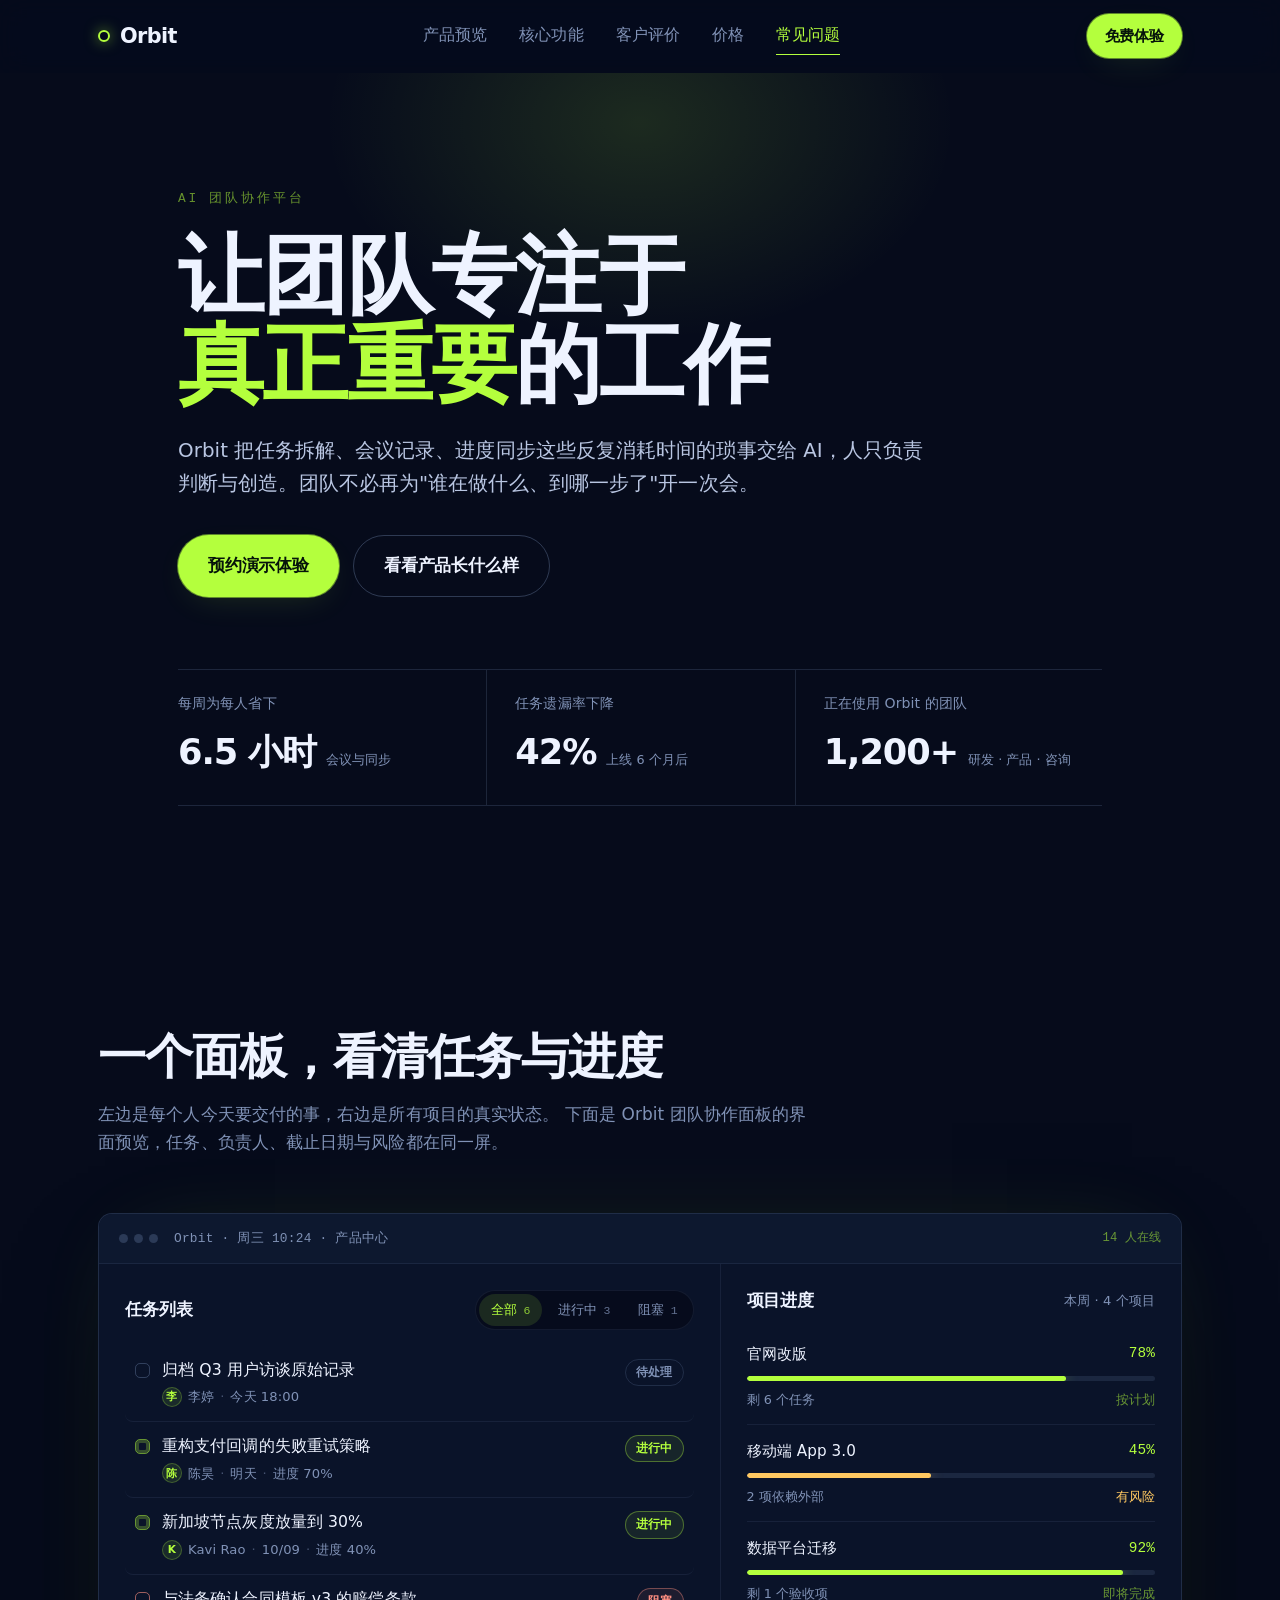
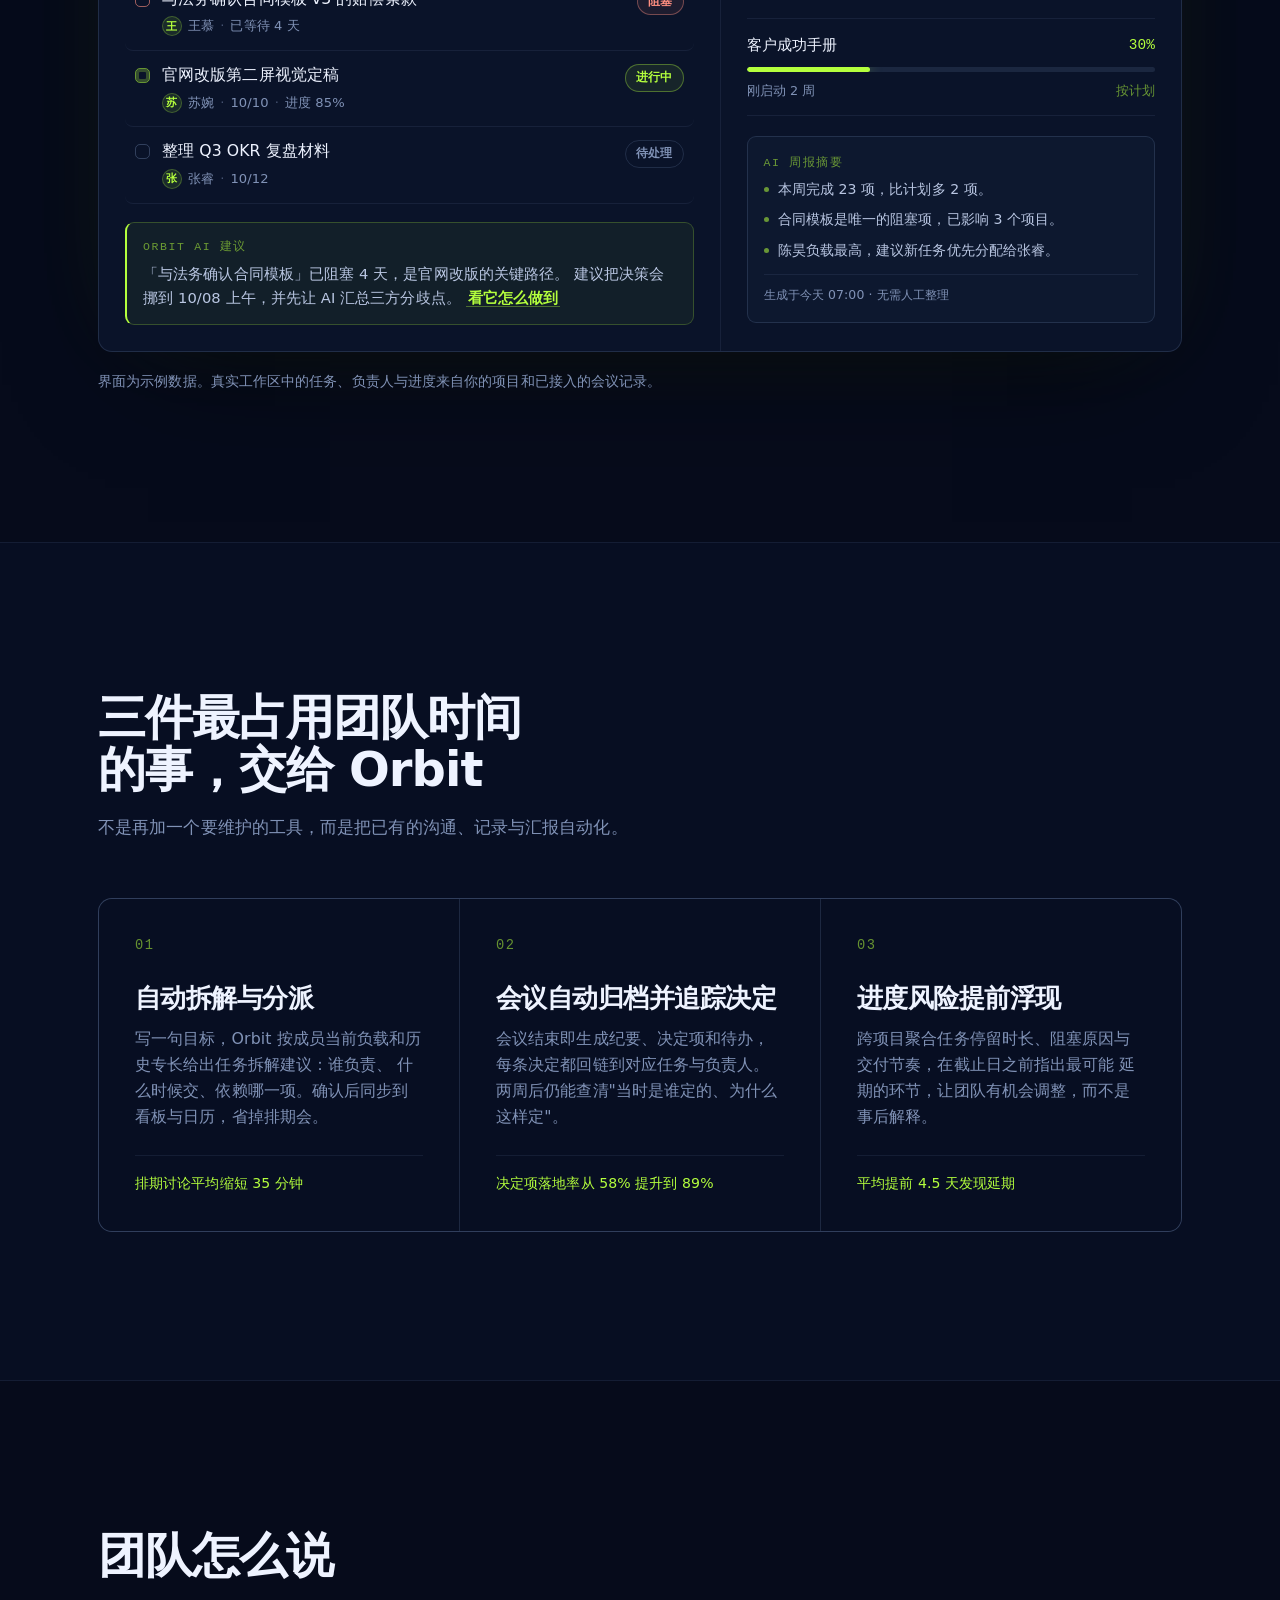
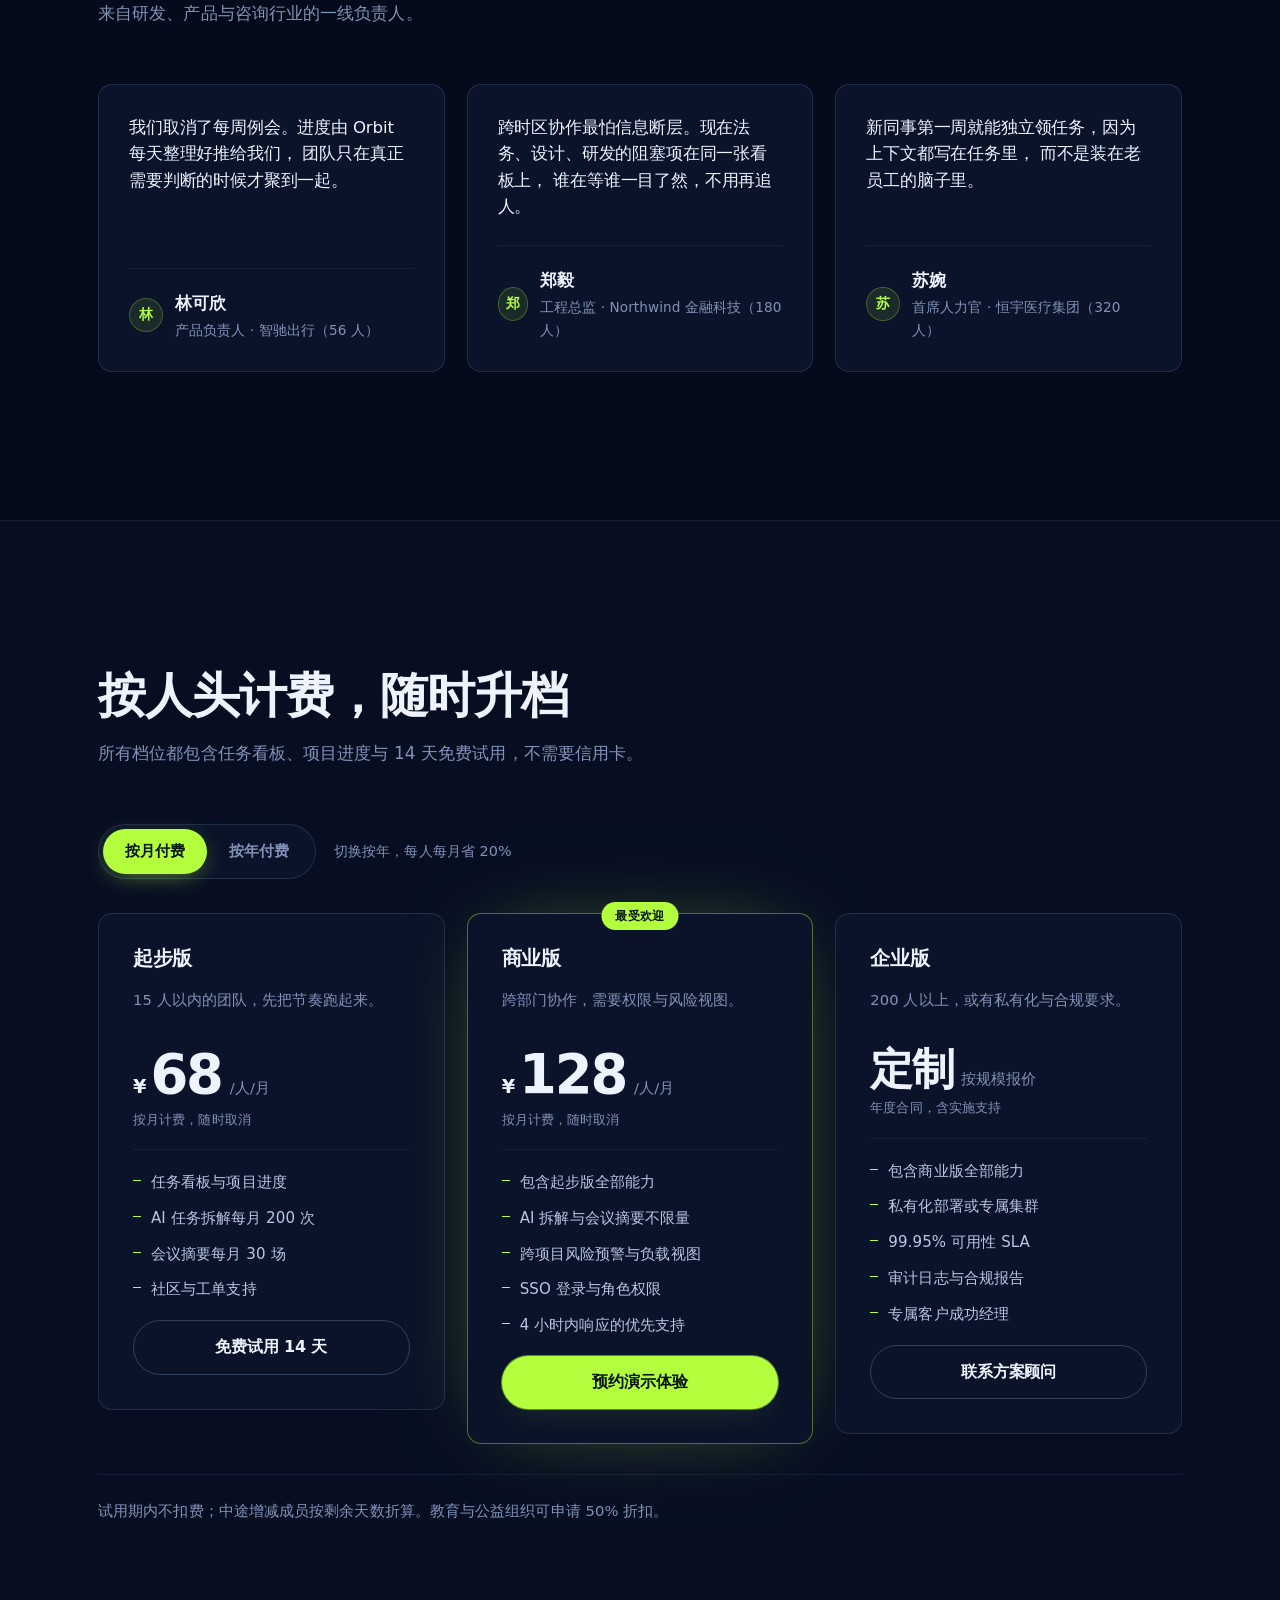
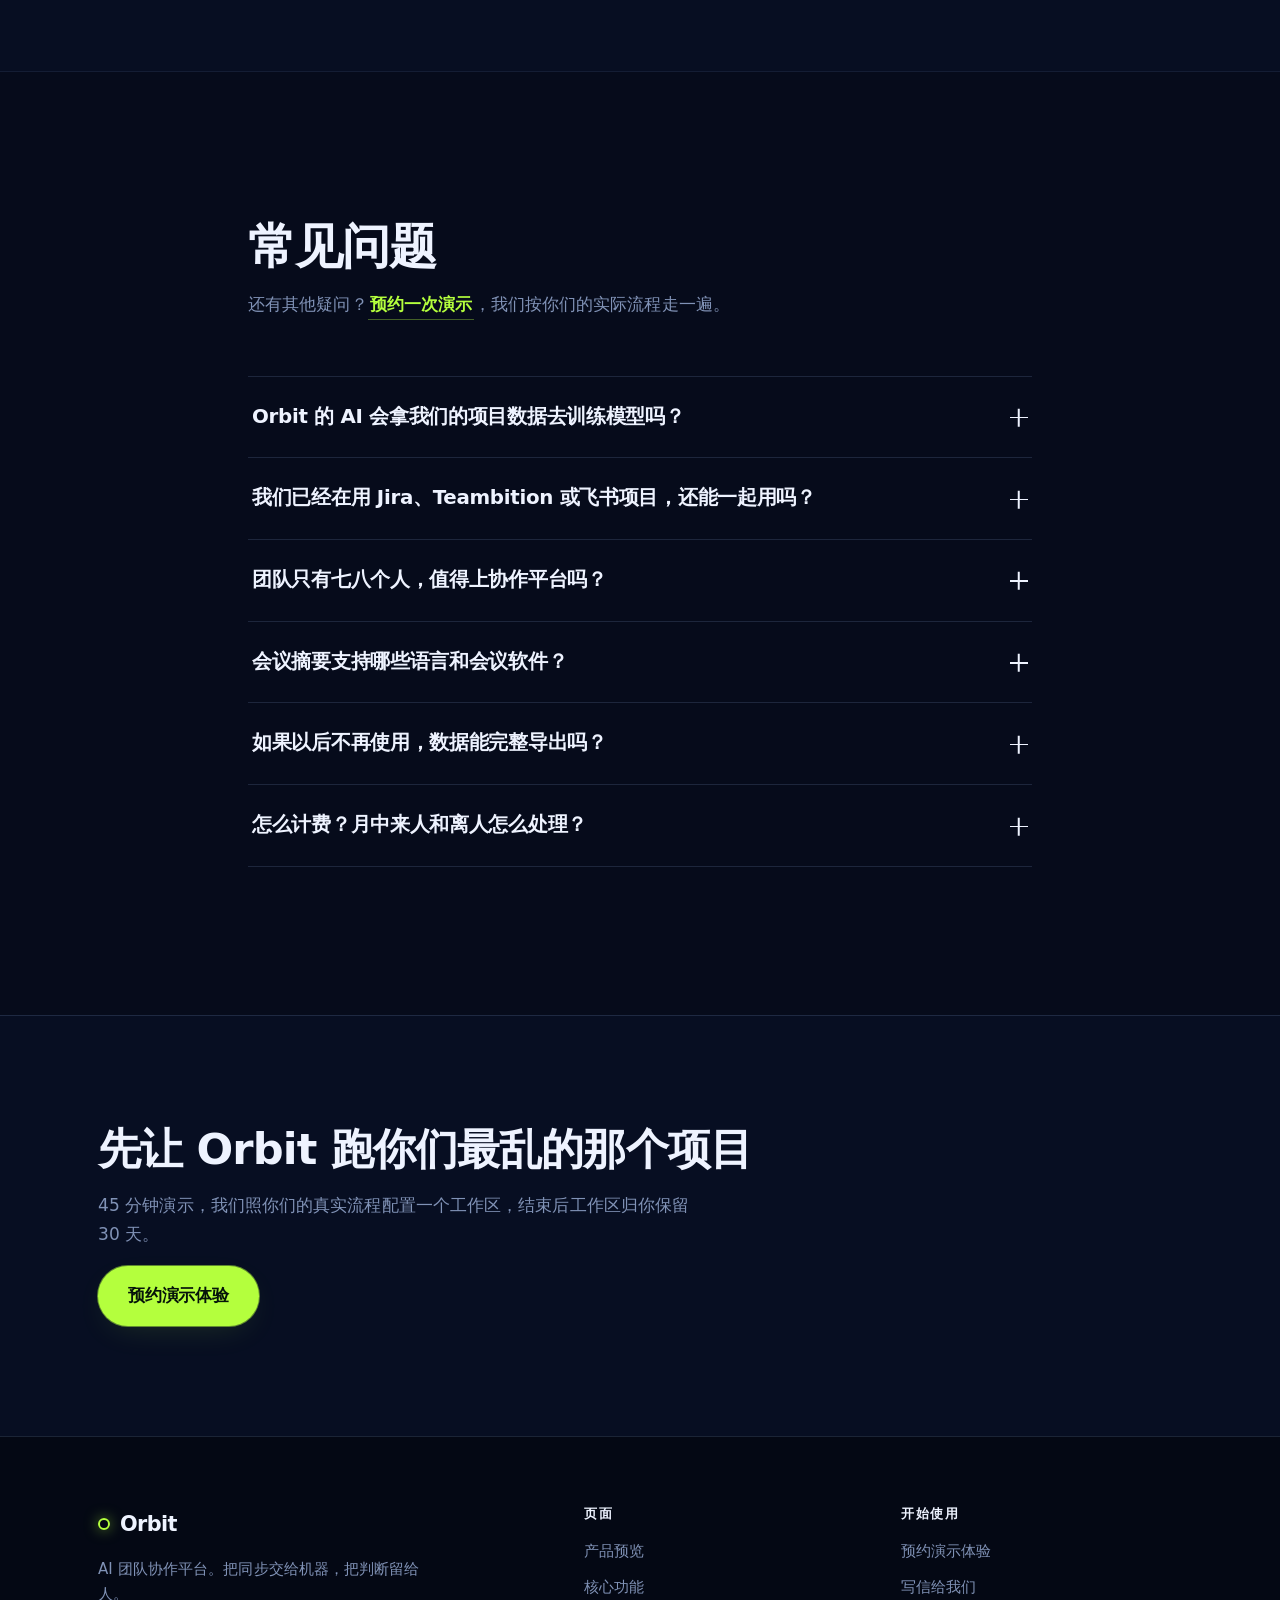
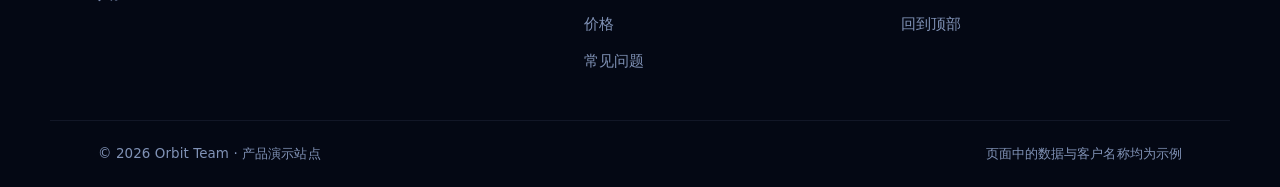
<file: orbit-landing-backup/index.html>
<!doctype html>
<html lang="zh-CN">
  <head>
    <meta charset="utf-8" />
    <meta name="viewport" content="width=device-width, initial-scale=1" />
    <title>Orbit · AI 团队协作平台 — 让团队专注于真正重要的工作</title>
    <meta
      name="description"
      content="Orbit 用 AI 接管任务拆解、会议归档与进度同步，让团队把注意力留给需要人来判断的工作。支持任务看板、项目风险预警、智能纪要，中文界面，手机与桌面同享。"
    />
    <meta name="theme-color" content="#060B1B" />
    <link rel="stylesheet" href="./styles.css" />
  </head>
  <body>
    <a class="skip-link" href="#main">跳到主要内容</a>

    <!-- ============ 顶部导航 ============ -->
    <header class="site-header" id="top">
      <div class="shell header-inner">
        <a class="wordmark" href="#top" aria-label="Orbit 首页">
          <span class="wordmark-mark" aria-hidden="true"></span>
          <span class="wordmark-text">Orbit</span>
        </a>

        <nav class="primary-nav" id="primary-nav" aria-label="主导航">
          <a href="#preview">产品预览</a>
          <a href="#features">核心功能</a>
          <a href="#voices">客户评价</a>
          <a href="#pricing">价格</a>
          <a href="#faq">常见问题</a>
        </nav>

        <div class="header-actions">
          <button class="btn btn-accent btn-sm" type="button" data-demo-open>
            免费体验
          </button>
          <button
            class="nav-toggle"
            type="button"
            id="nav-toggle"
            aria-controls="primary-nav"
            aria-expanded="false"
          >
            <span class="nav-toggle-bars" aria-hidden="true"></span>
            <span class="sr-only">菜单</span>
          </button>
        </div>
      </div>
    </header>

    <main id="main">
      <!-- ============ 首屏产品介绍 ============ -->
      <section class="hero" id="hero">
        <div class="hero-glow" aria-hidden="true"></div>
        <div class="shell hero-inner">
          <p class="eyebrow reveal">AI 团队协作平台</p>
          <h1 class="hero-title reveal">
            让团队专注于<br />
            <span class="accent-text">真正重要</span>的工作
          </h1>
          <p class="hero-lede reveal">
            Orbit 把任务拆解、会议记录、进度同步这些反复消耗时间的琐事交给
            AI，人只负责判断与创造。团队不必再为"谁在做什么、到哪一步了"开一次会。
          </p>
          <div class="hero-actions reveal">
            <button class="btn btn-accent btn-lg" type="button" data-demo-open>
              预约演示体验
            </button>
            <a class="btn btn-ghost btn-lg" href="#preview">看看产品长什么样</a>
          </div>
          <dl class="hero-stats reveal">
            <div>
              <dt>每周为每人省下</dt>
              <dd>6.5 小时<span class="stat-unit">会议与同步</span></dd>
            </div>
            <div>
              <dt>任务遗漏率下降</dt>
              <dd>42%<span class="stat-unit">上线 6 个月后</span></dd>
            </div>
            <div>
              <dt>正在使用 Orbit 的团队</dt>
              <dd>1,200+<span class="stat-unit">研发 · 产品 · 咨询</span></dd>
            </div>
          </dl>
        </div>
      </section>

      <!-- ============ 产品界面预览 ============ -->
      <section class="section" id="preview">
        <div class="shell">
          <div class="section-head reveal">
            <h2>一个面板，看清任务与进度</h2>
            <p>
              左边是每个人今天要交付的事，右边是所有项目的真实状态。
              下面是 Orbit 团队协作面板的界面预览，任务、负责人、截止日期与风险都在同一屏。
            </p>
          </div>

          <div class="app-window reveal" role="img" aria-label="Orbit 协作面板界面预览：左侧为任务列表，右侧为项目进度">
            <div class="app-chrome">
              <div class="app-chrome-left">
                <span class="app-dot" aria-hidden="true"></span>
                <span class="app-dot" aria-hidden="true"></span>
                <span class="app-dot" aria-hidden="true"></span>
              </div>
              <p class="app-title">Orbit · 周三 10:24 · 产品中心</p>
              <p class="app-chrome-right">14 人在线</p>
            </div>

            <div class="app-body">
              <!-- 任务列表 -->
              <div class="app-col app-col-tasks">
                <div class="app-col-head">
                  <h3>任务列表</h3>
                  <div class="filters" role="tablist" aria-label="任务筛选">
                    <button
                      class="filter is-active"
                      type="button"
                      role="tab"
                      aria-selected="true"
                      data-filter="all"
                    >
                      全部 <span class="count">6</span>
                    </button>
                    <button
                      class="filter"
                      type="button"
                      role="tab"
                      aria-selected="false"
                      data-filter="doing"
                    >
                      进行中 <span class="count">3</span>
                    </button>
                    <button
                      class="filter"
                      type="button"
                      role="tab"
                      aria-selected="false"
                      data-filter="blocked"
                    >
                      阻塞 <span class="count">1</span>
                    </button>
                  </div>
                </div>

                <ul class="task-list" id="task-list">
                  <li class="task" data-status="todo">
                    <span class="task-check" aria-hidden="true"></span>
                    <div class="task-main">
                      <p class="task-name">归档 Q3 用户访谈原始记录</p>
                      <p class="task-meta">
                        <span class="avatar" aria-hidden="true">李</span>
                        <span>李婷</span>
                        <span class="sep">·</span>
                        <span>今天 18:00</span>
                      </p>
                    </div>
                    <span class="tag tag-todo">待处理</span>
                  </li>
                  <li class="task" data-status="doing">
                    <span class="task-check" aria-hidden="true"></span>
                    <div class="task-main">
                      <p class="task-name">重构支付回调的失败重试策略</p>
                      <p class="task-meta">
                        <span class="avatar" aria-hidden="true">陈</span>
                        <span>陈昊</span>
                        <span class="sep">·</span>
                        <span>明天</span>
                        <span class="sep">·</span>
                        <span>进度 70%</span>
                      </p>
                    </div>
                    <span class="tag tag-doing">进行中</span>
                  </li>
                  <li class="task" data-status="doing">
                    <span class="task-check" aria-hidden="true"></span>
                    <div class="task-main">
                      <p class="task-name">新加坡节点灰度放量到 30%</p>
                      <p class="task-meta">
                        <span class="avatar" aria-hidden="true">K</span>
                        <span>Kavi Rao</span>
                        <span class="sep">·</span>
                        <span>10/09</span>
                        <span class="sep">·</span>
                        <span>进度 40%</span>
                      </p>
                    </div>
                    <span class="tag tag-doing">进行中</span>
                  </li>
                  <li class="task" data-status="blocked">
                    <span class="task-check" aria-hidden="true"></span>
                    <div class="task-main">
                      <p class="task-name">与法务确认合同模板 v3 的赔偿条款</p>
                      <p class="task-meta">
                        <span class="avatar" aria-hidden="true">王</span>
                        <span>王慕</span>
                        <span class="sep">·</span>
                        <span>已等待 4 天</span>
                      </p>
                    </div>
                    <span class="tag tag-blocked">阻塞</span>
                  </li>
                  <li class="task" data-status="doing">
                    <span class="task-check" aria-hidden="true"></span>
                    <div class="task-main">
                      <p class="task-name">官网改版第二屏视觉定稿</p>
                      <p class="task-meta">
                        <span class="avatar" aria-hidden="true">苏</span>
                        <span>苏婉</span>
                        <span class="sep">·</span>
                        <span>10/10</span>
                        <span class="sep">·</span>
                        <span>进度 85%</span>
                      </p>
                    </div>
                    <span class="tag tag-doing">进行中</span>
                  </li>
                  <li class="task" data-status="todo">
                    <span class="task-check" aria-hidden="true"></span>
                    <div class="task-main">
                      <p class="task-name">整理 Q3 OKR 复盘材料</p>
                      <p class="task-meta">
                        <span class="avatar" aria-hidden="true">张</span>
                        <span>张睿</span>
                        <span class="sep">·</span>
                        <span>10/12</span>
                      </p>
                    </div>
                    <span class="tag tag-todo">待处理</span>
                  </li>
                </ul>

                <p class="empty-hint" id="empty-hint" hidden>该筛选下暂无任务。</p>

                <div class="ai-note">
                  <p class="ai-label">Orbit AI 建议</p>
                  <p>
                    「与法务确认合同模板」已阻塞 4 天，是官网改版的关键路径。
                    建议把决策会挪到 10/08 上午，并先让 AI 汇总三方分歧点。
                    <a class="inline-link" href="#features">看它怎么做到</a>
                  </p>
                </div>
              </div>

              <!-- 项目进度 -->
              <div class="app-col app-col-progress">
                <div class="app-col-head">
                  <h3>项目进度</h3>
                  <p class="app-col-sub">本周 · 4 个项目</p>
                </div>

                <ul class="progress-list">
                  <li>
                    <div class="progress-head">
                      <p class="progress-name">官网改版</p>
                      <p class="progress-value">78%</p>
                    </div>
                    <div class="bar" role="presentation">
                      <span class="bar-fill" style="--v: 78%"></span>
                    </div>
                    <p class="progress-foot">
                      <span>剩 6 个任务</span>
                      <span class="state state-ok">按计划</span>
                    </p>
                  </li>
                  <li>
                    <div class="progress-head">
                      <p class="progress-name">移动端 App 3.0</p>
                      <p class="progress-value">45%</p>
                    </div>
                    <div class="bar" role="presentation">
                      <span class="bar-fill bar-warn" style="--v: 45%"></span>
                    </div>
                    <p class="progress-foot">
                      <span>2 项依赖外部</span>
                      <span class="state state-risk">有风险</span>
                    </p>
                  </li>
                  <li>
                    <div class="progress-head">
                      <p class="progress-name">数据平台迁移</p>
                      <p class="progress-value">92%</p>
                    </div>
                    <div class="bar" role="presentation">
                      <span class="bar-fill" style="--v: 92%"></span>
                    </div>
                    <p class="progress-foot">
                      <span>剩 1 个验收项</span>
                      <span class="state state-ok">即将完成</span>
                    </p>
                  </li>
                  <li>
                    <div class="progress-head">
                      <p class="progress-name">客户成功手册</p>
                      <p class="progress-value">30%</p>
                    </div>
                    <div class="bar" role="presentation">
                      <span class="bar-fill" style="--v: 30%"></span>
                    </div>
                    <p class="progress-foot">
                      <span>刚启动 2 周</span>
                      <span class="state state-ok">按计划</span>
                    </p>
                  </li>
                </ul>

                <div class="week-card">
                  <p class="ai-label">AI 周报摘要</p>
                  <ul>
                    <li>本周完成 23 项，比计划多 2 项。</li>
                    <li>合同模板是唯一的阻塞项，已影响 3 个项目。</li>
                    <li>陈昊负载最高，建议新任务优先分配给张睿。</li>
                  </ul>
                  <p class="week-foot">生成于今天 07:00 · 无需人工整理</p>
                </div>
              </div>
            </div>
          </div>

          <p class="preview-caption reveal">
            界面为示例数据。真实工作区中的任务、负责人与进度来自你的项目和已接入的会议记录。
          </p>
        </div>
      </section>

      <!-- ============ 三个核心功能 ============ -->
      <section class="section section-alt" id="features">
        <div class="shell">
          <div class="section-head reveal">
            <h2>三件最占用团队时间的事，交给 Orbit</h2>
            <p>不是再加一个要维护的工具，而是把已有的沟通、记录与汇报自动化。</p>
          </div>

          <div class="feature-grid">
            <article class="feature reveal">
              <p class="feature-index">01</p>
              <h3>自动拆解与分派</h3>
              <p>
                写一句目标，Orbit 按成员当前负载和历史专长给出任务拆解建议：谁负责、
                什么时候交、依赖哪一项。确认后同步到看板与日历，省掉排期会。
              </p>
              <p class="feature-proof">排期讨论平均缩短 35 分钟</p>
            </article>

            <article class="feature reveal">
              <p class="feature-index">02</p>
              <h3>会议自动归档并追踪决定</h3>
              <p>
                会议结束即生成纪要、决定项和待办，每条决定都回链到对应任务与负责人。
                两周后仍能查清"当时是谁定的、为什么这样定"。
              </p>
              <p class="feature-proof">决定项落地率从 58% 提升到 89%</p>
            </article>

            <article class="feature reveal">
              <p class="feature-index">03</p>
              <h3>进度风险提前浮现</h3>
              <p>
                跨项目聚合任务停留时长、阻塞原因与交付节奏，在截止日之前指出最可能
                延期的环节，让团队有机会调整，而不是事后解释。
              </p>
              <p class="feature-proof">平均提前 4.5 天发现延期</p>
            </article>
          </div>
        </div>
      </section>

      <!-- ============ 客户评价 ============ -->
      <section class="section" id="voices">
        <div class="shell">
          <div class="section-head reveal">
            <h2>团队怎么说</h2>
            <p>来自研发、产品与咨询行业的一线负责人。</p>
          </div>

          <div class="quote-grid">
            <figure class="quote reveal">
              <blockquote>
                我们取消了每周例会。进度由 Orbit 每天整理好推给我们，
                团队只在真正需要判断的时候才聚到一起。
              </blockquote>
              <figcaption>
                <span class="avatar avatar-lg" aria-hidden="true">林</span>
                <span>
                  <strong>林可欣</strong>
                  <em>产品负责人 · 智驰出行（56 人）</em>
                </span>
              </figcaption>
            </figure>

            <figure class="quote reveal">
              <blockquote>
                跨时区协作最怕信息断层。现在法务、设计、研发的阻塞项在同一张看板上，
                谁在等谁一目了然，不用再追人。
              </blockquote>
              <figcaption>
                <span class="avatar avatar-lg" aria-hidden="true">郑</span>
                <span>
                  <strong>郑毅</strong>
                  <em>工程总监 · Northwind 金融科技（180 人）</em>
                </span>
              </figcaption>
            </figure>

            <figure class="quote reveal">
              <blockquote>
                新同事第一周就能独立领任务，因为上下文都写在任务里，
                而不是装在老员工的脑子里。
              </blockquote>
              <figcaption>
                <span class="avatar avatar-lg" aria-hidden="true">苏</span>
                <span>
                  <strong>苏婉</strong>
                  <em>首席人力官 · 恒宇医疗集团（320 人）</em>
                </span>
              </figcaption>
            </figure>
          </div>
        </div>
      </section>

      <!-- ============ 三档价格 ============ -->
      <section class="section section-alt" id="pricing">
        <div class="shell">
          <div class="section-head reveal">
            <h2>按人头计费，随时升档</h2>
            <p>所有档位都包含任务看板、项目进度与 14 天免费试用，不需要信用卡。</p>
          </div>

          <div class="billing-toggle reveal">
            <div class="switch" role="group" aria-label="计费周期">
              <button
                type="button"
                class="switch-btn is-active"
                id="cycle-month"
                aria-pressed="true"
                data-cycle="month"
              >
                按月付费
              </button>
              <button
                type="button"
                class="switch-btn"
                id="cycle-year"
                aria-pressed="false"
                data-cycle="year"
              >
                按年付费
              </button>
            </div>
            <p class="save-hint" id="save-hint">切换按年，每人每月省 20%</p>
          </div>

          <div class="price-grid" id="price-grid">
            <article class="plan reveal">
              <h3>起步版</h3>
              <p class="plan-desc">15 人以内的团队，先把节奏跑起来。</p>
              <p class="plan-price" data-month="68" data-year="54">
                <span class="currency">¥</span>
                <span class="amount">68</span>
                <span class="per">/人/月</span>
              </p>
              <p class="plan-bill">按月计费，随时取消</p>
              <ul class="plan-list">
                <li>任务看板与项目进度</li>
                <li>AI 任务拆解每月 200 次</li>
                <li>会议摘要每月 30 场</li>
                <li>社区与工单支持</li>
              </ul>
              <button class="btn btn-line btn-block" type="button" data-demo-open>
                免费试用 14 天
              </button>
            </article>

            <article class="plan plan-featured reveal">
              <p class="plan-flag">最受欢迎</p>
              <h3>商业版</h3>
              <p class="plan-desc">跨部门协作，需要权限与风险视图。</p>
              <p class="plan-price" data-month="128" data-year="102">
                <span class="currency">¥</span>
                <span class="amount">128</span>
                <span class="per">/人/月</span>
              </p>
              <p class="plan-bill">按月计费，随时取消</p>
              <ul class="plan-list">
                <li>包含起步版全部能力</li>
                <li>AI 拆解与会议摘要不限量</li>
                <li>跨项目风险预警与负载视图</li>
                <li>SSO 登录与角色权限</li>
                <li>4 小时内响应的优先支持</li>
              </ul>
              <button class="btn btn-accent btn-block" type="button" data-demo-open>
                预约演示体验
              </button>
            </article>

            <article class="plan reveal">
              <h3>企业版</h3>
              <p class="plan-desc">200 人以上，或有私有化与合规要求。</p>
              <p class="plan-price plan-price-text">
                <span class="amount amount-text">定制</span>
                <span class="per">按规模报价</span>
              </p>
              <p class="plan-bill">年度合同，含实施支持</p>
              <ul class="plan-list">
                <li>包含商业版全部能力</li>
                <li>私有化部署或专属集群</li>
                <li>99.95% 可用性 SLA</li>
                <li>审计日志与合规报告</li>
                <li>专属客户成功经理</li>
              </ul>
              <button class="btn btn-line btn-block" type="button" data-demo-open>
                联系方案顾问
              </button>
            </article>
          </div>

          <p class="price-note reveal">
            试用期内不扣费；中途增减成员按剩余天数折算。教育与公益组织可申请 50% 折扣。
          </p>
        </div>
      </section>

      <!-- ============ 常见问题 ============ -->
      <section class="section" id="faq">
        <div class="shell shell-narrow">
          <div class="section-head reveal">
            <h2>常见问题</h2>
            <p>还有其他疑问？<button class="inline-link" type="button" data-demo-open>预约一次演示</button>，我们按你们的实际流程走一遍。</p>
          </div>

          <div class="faq-list" id="faq-list">
            <div class="faq-item reveal">
              <h3>
                <button
                  class="faq-q"
                  type="button"
                  aria-expanded="false"
                  aria-controls="faq-a1"
                  id="faq-q1"
                >
                  <span>Orbit 的 AI 会拿我们的项目数据去训练模型吗？</span>
                  <span class="faq-icon" aria-hidden="true"></span>
                </button>
              </h3>
              <div class="faq-a" id="faq-a1" role="region" aria-labelledby="faq-q1" hidden>
                <div class="faq-a-inner">
                  <p>
                    不会。你的任务、文档与会议内容只用于在当前工作区内生成结果，默认不进入任何模型训练流程。
                    企业版可以选择只调用部署在你自己环境内的模型，或关闭 AI 功能而保留看板与进度能力。
                  </p>
                </div>
              </div>
            </div>

            <div class="faq-item reveal">
              <h3>
                <button
                  class="faq-q"
                  type="button"
                  aria-expanded="false"
                  aria-controls="faq-a2"
                  id="faq-q2"
                >
                  <span>我们已经在用 Jira、Teambition 或飞书项目，还能一起用吗？</span>
                  <span class="faq-icon" aria-hidden="true"></span>
                </button>
              </h3>
              <div class="faq-a" id="faq-a2" role="region" aria-labelledby="faq-q2" hidden>
                <div class="faq-a-inner">
                  <p>
                    可以。Orbit 支持与这些工具双向同步任务和状态，团队日常仍在原有系统里操作，
                    由 Orbit 负责跨项目的进度聚合、阻塞识别与纪要归档。也提供导入接口，
                    可把历史任务一次性迁移进来作为上下文。
                  </p>
                </div>
              </div>
            </div>

            <div class="faq-item reveal">
              <h3>
                <button
                  class="faq-q"
                  type="button"
                  aria-expanded="false"
                  aria-controls="faq-a3"
                  id="faq-q3"
                >
                  <span>团队只有七八个人，值得上协作平台吗？</span>
                  <span class="faq-icon" aria-hidden="true"></span>
                </button>
              </h3>
              <div class="faq-a" id="faq-a3" role="region" aria-labelledby="faq-q3" hidden>
                <div class="faq-a-inner">
                  <p>
                    小团队的痛点通常不是"人多管不住"，而是每个人同时兼好几件事、上下文散落。
                    起步版按人头计费、五分钟建好工作区，适合先解决"谁在等什么"这一件事。
                    若一年内在 15 人以下，起步版通常就够用。
                  </p>
                </div>
              </div>
            </div>

            <div class="faq-item reveal">
              <h3>
                <button
                  class="faq-q"
                  type="button"
                  aria-expanded="false"
                  aria-controls="faq-a4"
                  id="faq-q4"
                >
                  <span>会议摘要支持哪些语言和会议软件？</span>
                  <span class="faq-icon" aria-hidden="true"></span>
                </button>
              </h3>
              <div class="faq-a" id="faq-a4" role="region" aria-labelledby="faq-q4" hidden>
                <div class="faq-a-inner">
                  <p>
                    中文与英文识别准确率最高，另支持日语、韩语和粤语混合发言。
                    可接入腾讯会议、飞书会议、Zoom 与 Google Meet，
                    也支持上传录音或文字稿直接生成纪要与决定项。
                  </p>
                </div>
              </div>
            </div>

            <div class="faq-item reveal">
              <h3>
                <button
                  class="faq-q"
                  type="button"
                  aria-expanded="false"
                  aria-controls="faq-a5"
                  id="faq-q5"
                >
                  <span>如果以后不再使用，数据能完整导出吗？</span>
                  <span class="faq-icon" aria-hidden="true"></span>
                </button>
              </h3>
              <div class="faq-a" id="faq-a5" role="region" aria-labelledby="faq-q5" hidden>
                <div class="faq-a-inner">
                  <p>
                    任何档位都可一键导出任务、评论、附件与纪要为 JSON 与 CSV，附件按原格式打包。
                    合同到期后数据保留 90 天供下载，之后按你的选择彻底删除并出具删除确认。
                  </p>
                </div>
              </div>
            </div>

            <div class="faq-item reveal">
              <h3>
                <button
                  class="faq-q"
                  type="button"
                  aria-expanded="false"
                  aria-controls="faq-a6"
                  id="faq-q6"
                >
                  <span>怎么计费？月中来人和离人怎么处理？</span>
                  <span class="faq-icon" aria-hidden="true"></span>
                </button>
              </h3>
              <div class="faq-a" id="faq-a6" role="region" aria-labelledby="faq-q6" hidden>
                <div class="faq-a-inner">
                  <p>
                    按实际启用的成员数计费。月中新激活的成员按剩余天数折算；停用的账号从当期账单中扣除，
                    不占用下一周期名额。支持开具增值税专用发票，可对公转账。
                  </p>
                </div>
              </div>
            </div>
          </div>
        </div>
      </section>

      <!-- ============ 结尾行动区 ============ -->
      <section class="closing">
        <div class="shell closing-inner reveal">
          <h2>先让 Orbit 跑你们最乱的那个项目</h2>
          <p>45 分钟演示，我们照你们的真实流程配置一个工作区，结束后工作区归你保留 30 天。</p>
          <button class="btn btn-accent btn-lg" type="button" data-demo-open>
            预约演示体验
          </button>
        </div>
      </section>
    </main>

    <!-- ============ 页脚 ============ -->
    <footer class="site-footer">
      <div class="shell footer-inner">
        <div class="footer-brand">
          <a class="wordmark" href="#top" aria-label="返回页面顶部">
            <span class="wordmark-mark" aria-hidden="true"></span>
            <span class="wordmark-text">Orbit</span>
          </a>
          <p>AI 团队协作平台。把同步交给机器，把判断留给人。</p>
        </div>

        <nav class="footer-links" aria-label="页脚导航">
          <h3>页面</h3>
          <a href="#preview">产品预览</a>
          <a href="#features">核心功能</a>
          <a href="#pricing">价格</a>
          <a href="#faq">常见问题</a>
        </nav>

        <div class="footer-links">
          <h3>开始使用</h3>
          <button class="link-btn" type="button" data-demo-open>预约演示体验</button>
          <a href="mailto:hi@orbit.team">写信给我们</a>
          <a href="#top">回到顶部</a>
        </div>
      </div>
      <div class="shell footer-bottom">
        <p>© 2026 Orbit Team · 产品演示站点</p>
        <p>页面中的数据与客户名称均为示例</p>
      </div>
    </footer>

    <!-- ============ 演示预约表单 ============ -->
    <div class="modal" id="demo-modal" hidden>
      <div class="modal-backdrop" data-modal-close></div>
      <div
        class="modal-panel"
        role="dialog"
        aria-modal="true"
        aria-labelledby="demo-title"
        tabindex="-1"
      >
        <button class="modal-close" type="button" data-modal-close aria-label="关闭演示预约表单">
          <span aria-hidden="true"></span>
        </button>

        <div class="modal-body" id="demo-form-view">
          <h2 id="demo-title">预约演示</h2>
          <p class="modal-sub">
            留下几项信息，我们会在 1 个工作日内联系你，按团队实际流程安排一次 45 分钟的演示。
          </p>

          <form id="demo-form" novalidate>
            <div class="field-grid">
              <div class="field">
                <label for="f-name">姓名 <span class="req">必填</span></label>
                <input
                  id="f-name"
                  name="name"
                  type="text"
                  autocomplete="name"
                  placeholder="如：李婷"
                  aria-describedby="e-name"
                />
                <p class="field-error" id="e-name"></p>
              </div>

              <div class="field">
                <label for="f-company">公司或团队名称 <span class="req">必填</span></label>
                <input
                  id="f-company"
                  name="company"
                  type="text"
                  autocomplete="organization"
                  placeholder="如：智驰出行 产品中心"
                  aria-describedby="e-company"
                />
                <p class="field-error" id="e-company"></p>
              </div>

              <div class="field">
                <label for="f-email">工作邮箱 <span class="req">必填</span></label>
                <input
                  id="f-email"
                  name="email"
                  type="email"
                  autocomplete="email"
                  inputmode="email"
                  placeholder="name@company.com"
                  aria-describedby="e-email"
                />
                <p class="field-error" id="e-email"></p>
              </div>

              <div class="field">
                <label for="f-size">团队规模 <span class="req">必填</span></label>
                <select id="f-size" name="size" aria-describedby="e-size">
                  <option value="">请选择</option>
                  <option value="15 人以下">15 人以下</option>
                  <option value="16–60 人">16–60 人</option>
                  <option value="61–200 人">61–200 人</option>
                  <option value="200 人以上">200 人以上</option>
                </select>
                <p class="field-error" id="e-size"></p>
              </div>

              <div class="field">
                <label for="f-slot">方便的时间段</label>
                <select id="f-slot" name="slot">
                  <option value="工作日 10:00–12:00">工作日 10:00–12:00</option>
                  <option value="工作日 14:00–17:00">工作日 14:00–17:00</option>
                  <option value="工作日 19:00 以后">工作日 19:00 以后</option>
                  <option value="周末皆可">周末皆可</option>
                </select>
              </div>

              <div class="field field-wide">
                <label for="f-note">想重点看什么（选填）</label>
                <textarea
                  id="f-note"
                  name="note"
                  rows="3"
                  maxlength="200"
                  placeholder="如：我们同时跑 8 个项目，最想看跨项目阻塞是怎么暴露出来的。"
                ></textarea>
                <p class="counter"><span id="note-count">0</span>/200</p>
              </div>
            </div>

            <p class="form-error" id="form-error" role="alert" hidden>
              还有几项需要补充，请查看下方标出的字段。
            </p>

            <div class="form-actions">
              <button class="btn btn-accent btn-lg btn-block" type="submit">
                提交预约
              </button>
              <p class="form-privacy">提交即表示同意我们通过邮件与你联系，信息不用于其他用途。</p>
            </div>
          </form>
        </div>

        <div class="modal-body result-view" id="demo-result-view" hidden>
          <p class="result-badge">提交成功</p>
          <h2>已收到你的演示预约</h2>
          <p class="modal-sub" id="result-line">我们会在 1 个工作日内通过邮件确认时间。</p>
          <dl class="result-list" id="result-list"></dl>
          <div class="result-actions">
            <button class="btn btn-line" type="button" id="result-again">再提交一份</button>
            <button class="btn btn-accent" type="button" data-modal-close>完成</button>
          </div>
          <p class="result-note">
            当前为演示站点，表单只在浏览器内校验并展示结果，未发送到服务器。
          </p>
        </div>
      </div>
    </div>

    <script src="./script.js"></script>
  </body>
</html>
</file>
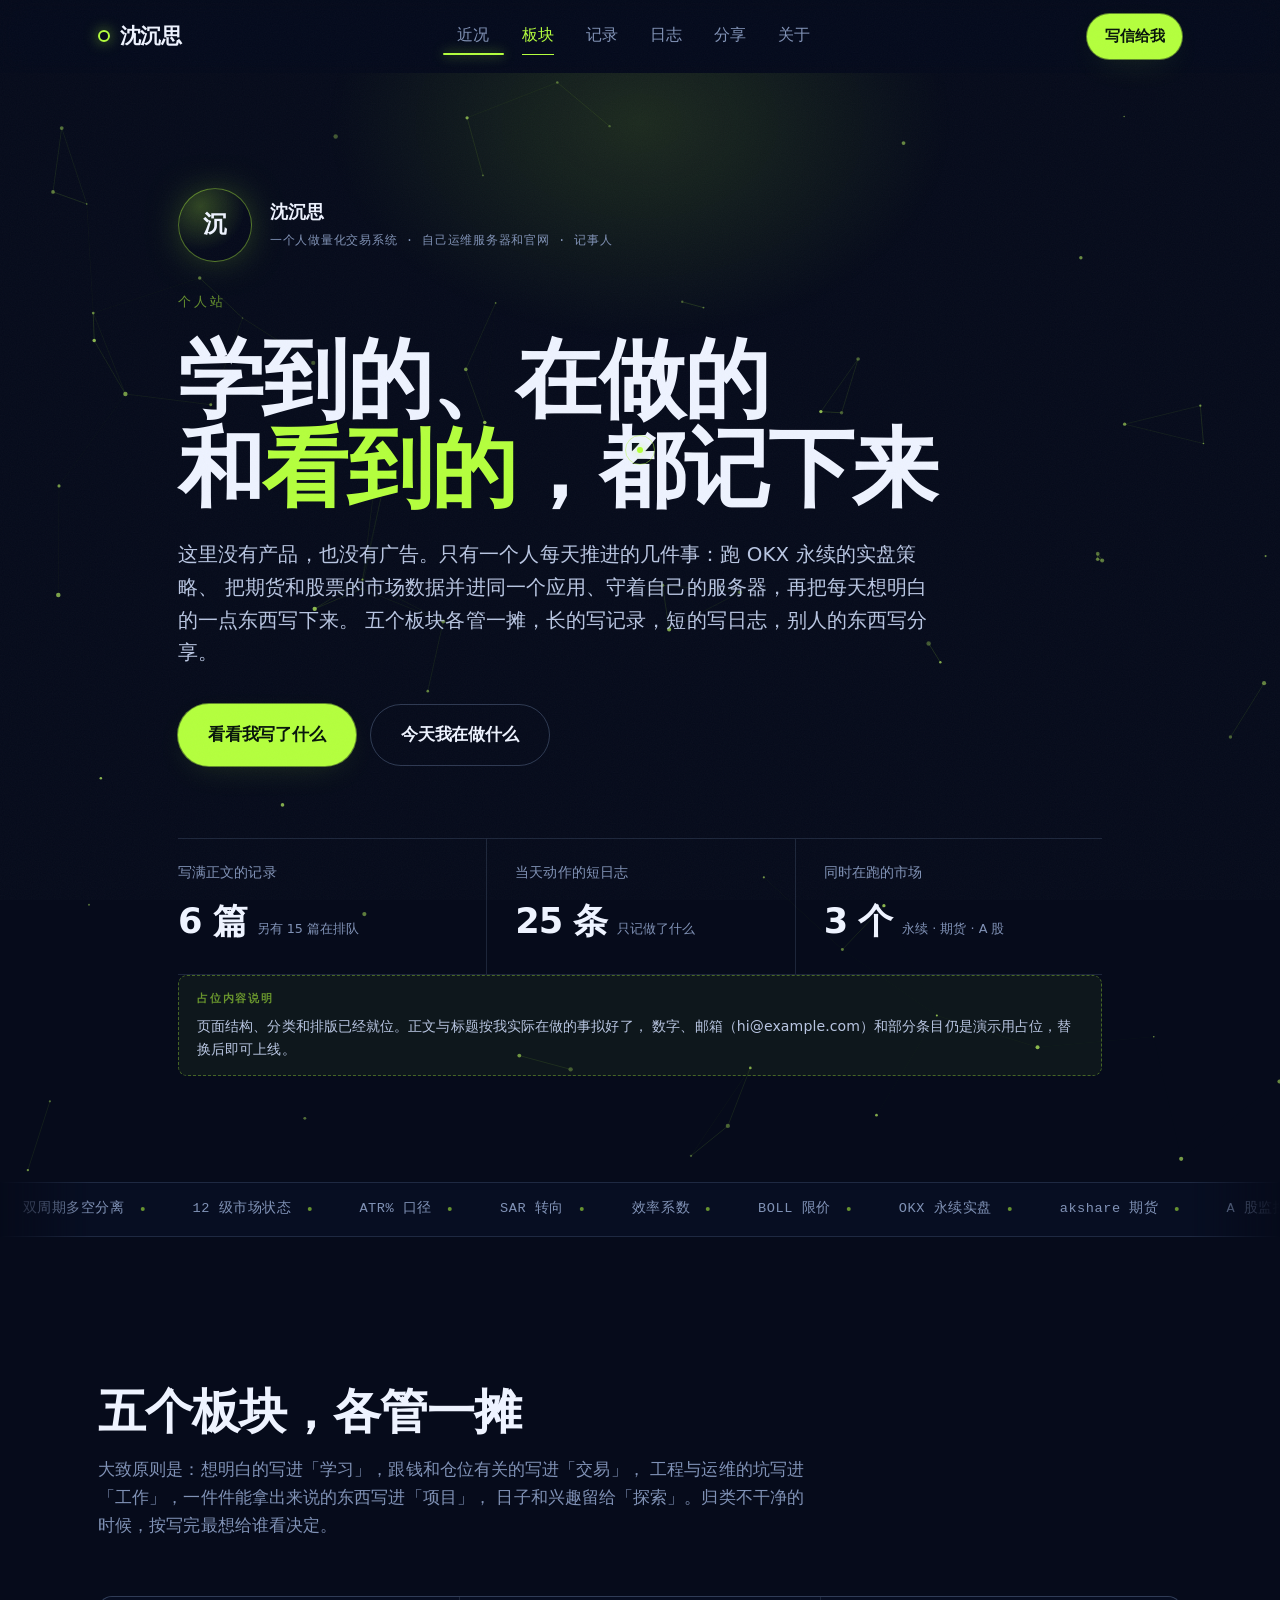
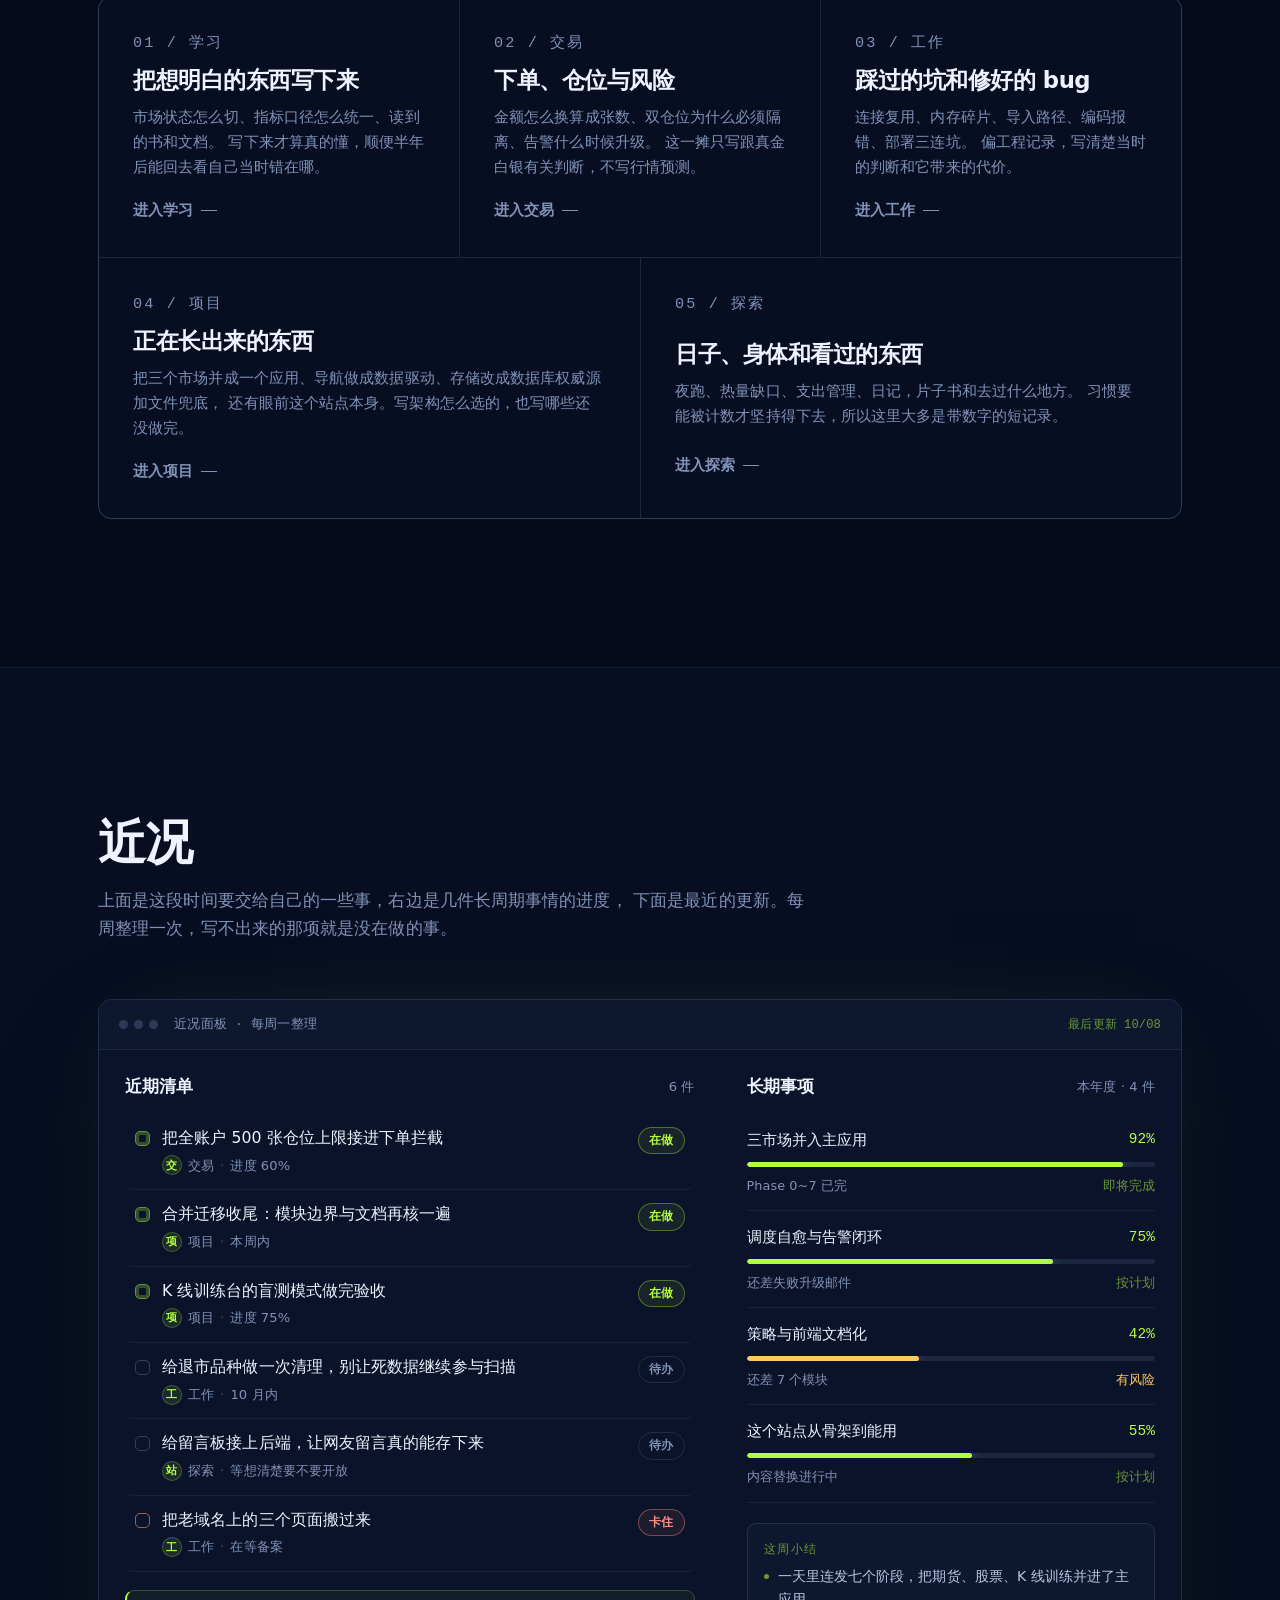
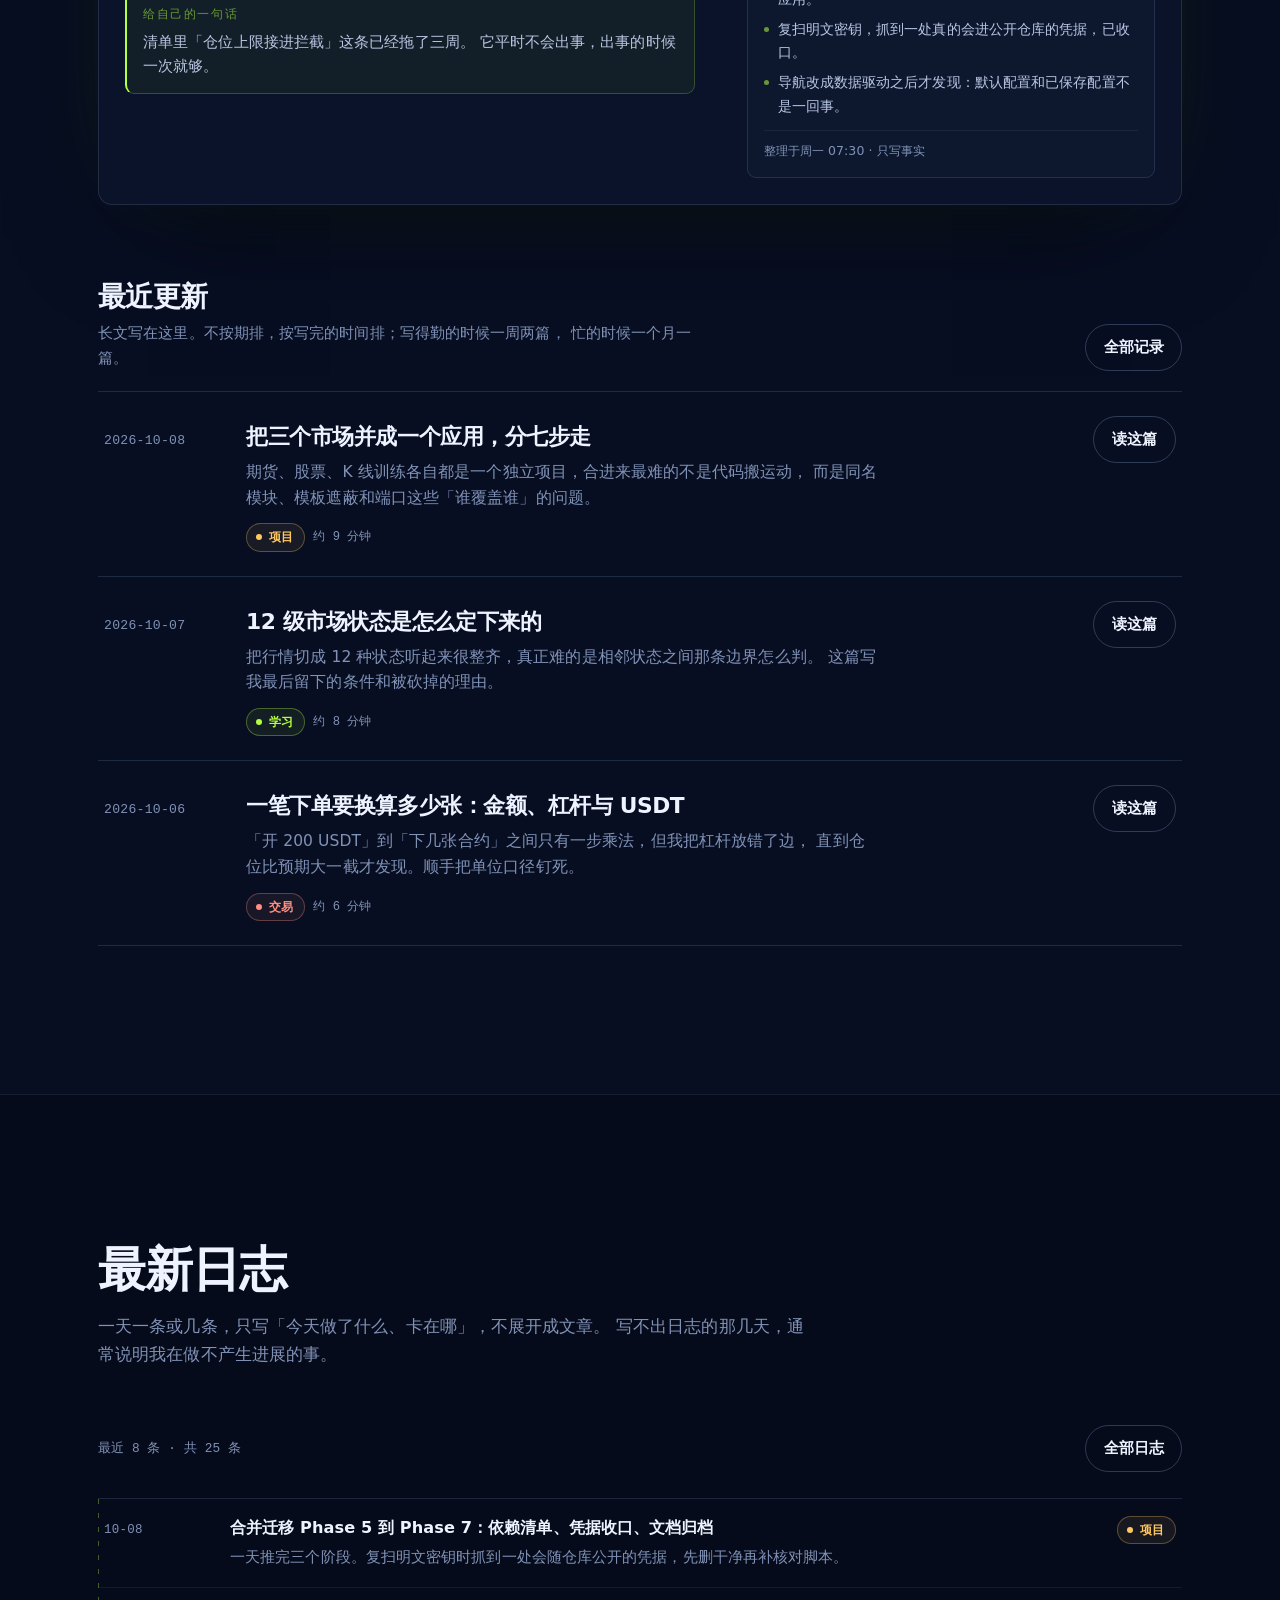
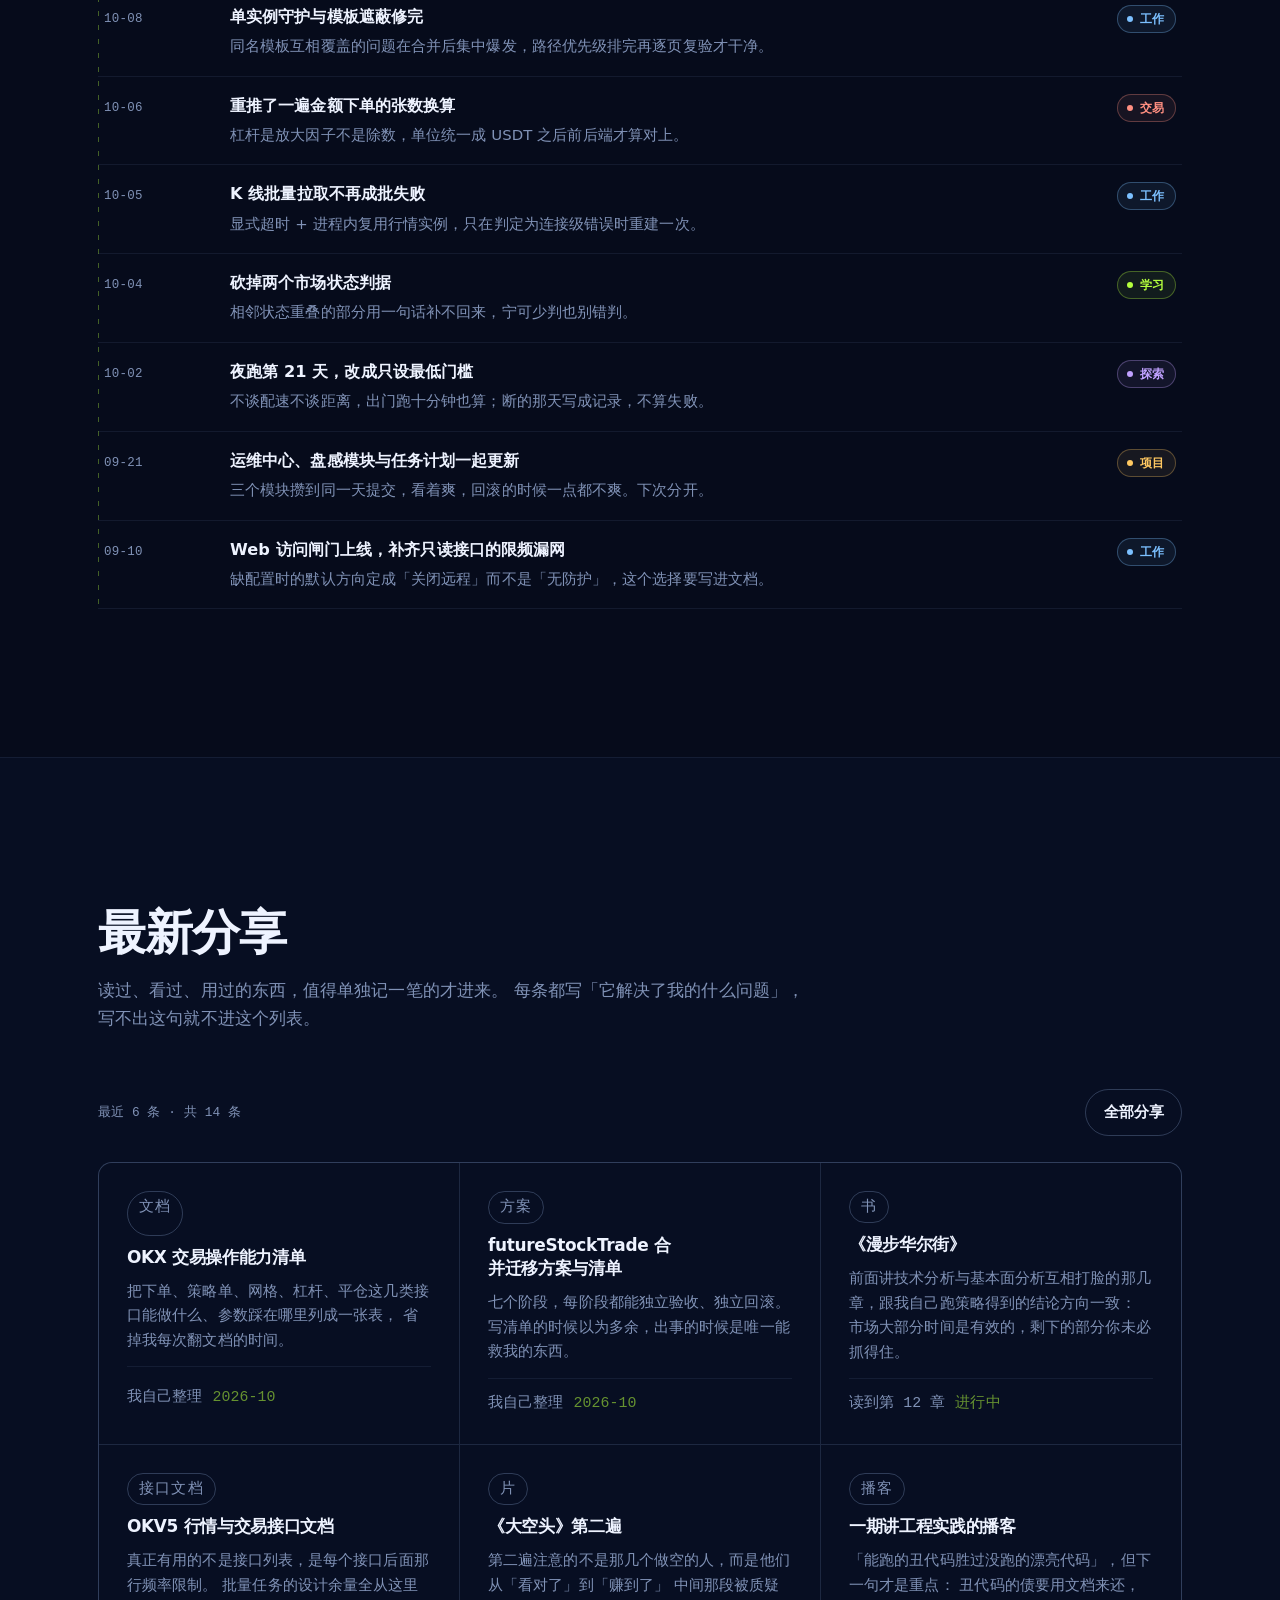
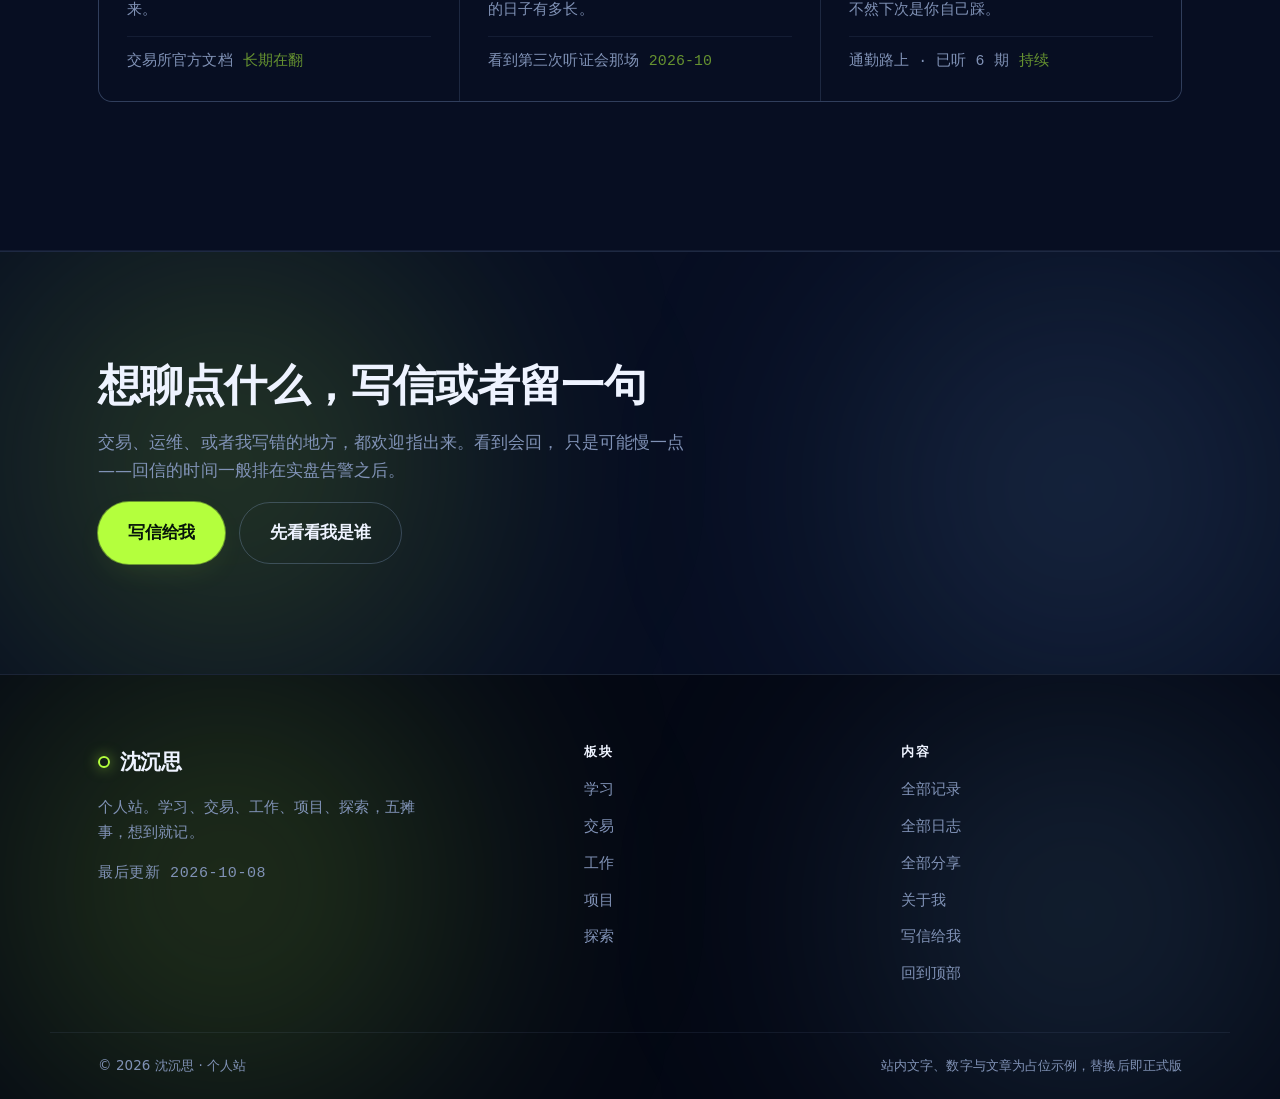
<file: web/index.html>
<!doctype html>
<html lang="zh-CN">
  <head>
    <meta charset="utf-8" />
    <meta name="viewport" content="width=device-width, initial-scale=1" />
    <title>沈沉思 · 个人站 — 学到的、在做的、看到的，都记在这儿</title>
    <meta
      name="description"
      content="沈沉思的个人站：学习、交易、工作、项目、探索五个板块。近况面板看最近在推进什么，最近更新放长文，最新日志记当天的动作，最新分享放读过看过用过的东西。"
    />
    <meta name="theme-color" content="#060B1B" />
    <link rel="icon" href="./favicon.svg" type="image/svg+xml" />
    <link rel="alternate icon" href="./favicon.ico" />
    <link rel="apple-touch-icon" href="./favicon.png" />
    <link rel="stylesheet" href="./styles.css" />
  </head>
  <body>
    <a class="skip-link" href="#main">跳到主要内容</a>

    <!-- ============ 顶部导航 ============ -->
    <header class="site-header" id="top">
      <div class="shell header-inner">
        <a class="wordmark" href="./index.html" aria-label="返回个人站首页">
          <span class="wordmark-mark" aria-hidden="true"></span>
          <span class="wordmark-text">沈沉思</span>
        </a>

        <nav class="primary-nav" id="primary-nav" aria-label="主导航">
          <a href="#panel">近况</a>
          <a href="#shelf">板块</a>
          <a href="./notes.html">记录</a>
          <a href="./logs.html">日志</a>
          <a href="./shares.html">分享</a>
          <a href="./about.html">关于</a>
        </nav>

        <div class="header-actions">
          <a class="btn btn-accent btn-sm" href="./contact.html">写信给我</a>
          <button
            class="nav-toggle"
            type="button"
            id="nav-toggle"
            aria-controls="primary-nav"
            aria-expanded="false"
          >
            <span class="nav-toggle-bars" aria-hidden="true"></span>
            <span class="sr-only">菜单</span>
          </button>
        </div>
      </div>
    </header>

    <main id="main">
      <!-- ============ 首屏：这是谁、在做什么 ============ -->
      <section class="hero" id="hero">
        <div class="hero-glow" aria-hidden="true"></div>
        <div class="shell hero-inner">
          <div class="hero-id reveal">
            <span class="portrait" aria-hidden="true">沉</span>
            <span class="hero-id-text">
              <strong>沈沉思</strong>
              <span>一个人做量化交易系统 · 自己运维服务器和官网 · 记事人</span>
            </span>
          </div>

          <p class="eyebrow reveal">个人站</p>
          <h1 class="hero-title reveal">
            学到的、在做的<br />
            和<span class="accent-text">看到的</span>，都记下来
          </h1>
          <p class="hero-lede reveal">
            这里没有产品，也没有广告。只有一个人每天推进的几件事：跑 OKX 永续的实盘策略、
            把期货和股票的市场数据并进同一个应用、守着自己的服务器，再把每天想明白的一点东西写下来。
            五个板块各管一摊，长的写记录，短的写日志，别人的东西写分享。
          </p>
          <div class="hero-actions reveal">
            <a class="btn btn-accent btn-lg" href="./notes.html">看看我写了什么</a>
            <a class="btn btn-ghost btn-lg" href="./logs.html">今天我在做什么</a>
          </div>

          <dl class="hero-stats reveal">
            <div>
              <dt>写满正文的记录</dt>
              <dd>
                <span class="stat-value"
                  ><span class="stat-num" data-to="6">6</span> 篇</span
                >
                <span class="stat-unit">另有 15 篇在排队</span>
              </dd>
            </div>
            <div>
              <dt>当天动作的短日志</dt>
              <dd>
                <span class="stat-value"
                  ><span class="stat-num" data-to="25">25</span> 条</span
                >
                <span class="stat-unit">只记做了什么</span>
              </dd>
            </div>
            <div>
              <dt>同时在跑的市场</dt>
              <dd>
                <span class="stat-value"
                  ><span class="stat-num" data-to="3">3</span> 个</span
                >
                <span class="stat-unit">永续 · 期货 · A 股</span>
              </dd>
            </div>
          </dl>

          <p class="draft-note reveal">
            <strong>占位内容说明</strong>
            页面结构、分类和排版已经就位。正文与标题按我实际在做的事拟好了，
            数字、邮箱（hi@example.com）和部分条目仍是演示用占位，替换后即可上线。
          </p>
        </div>
      </section>

      <!-- ============ 关键词滚动墙：正在推进的事 ============ -->
      <div class="marquee">
        <div class="marquee-track">
          <div class="marquee-group">
            <span class="marquee-item">双周期多空分离</span>
            <span class="marquee-item">12 级市场状态</span>
            <span class="marquee-item">ATR% 口径</span>
            <span class="marquee-item">SAR 转向</span>
            <span class="marquee-item">效率系数</span>
            <span class="marquee-item">BOLL 限价</span>
            <span class="marquee-item">OKX 永续实盘</span>
            <span class="marquee-item">akshare 期货</span>
            <span class="marquee-item">A 股监控</span>
            <span class="marquee-item">调度器自愈</span>
            <span class="marquee-item">glibc 碎片化</span>
            <span class="marquee-item">HTTP/2 长连接</span>
            <span class="marquee-item">全账户 500 张上限</span>
            <span class="marquee-item">随笔复盘</span>
          </div>
          <div class="marquee-group" aria-hidden="true">
            <span class="marquee-item">双周期多空分离</span>
            <span class="marquee-item">12 级市场状态</span>
            <span class="marquee-item">ATR% 口径</span>
            <span class="marquee-item">SAR 转向</span>
            <span class="marquee-item">效率系数</span>
            <span class="marquee-item">BOLL 限价</span>
            <span class="marquee-item">OKX 永续实盘</span>
            <span class="marquee-item">akshare 期货</span>
            <span class="marquee-item">A 股监控</span>
            <span class="marquee-item">调度器自愈</span>
            <span class="marquee-item">glibc 碎片化</span>
            <span class="marquee-item">HTTP/2 长连接</span>
            <span class="marquee-item">全账户 500 张上限</span>
            <span class="marquee-item">随笔复盘</span>
          </div>
        </div>
      </div>

      <!-- ============ 五个板块入口 ============ -->
      <section class="section" id="shelf">
        <div class="shell">
          <div class="section-head reveal">
            <h2>五个板块，各管一摊</h2>
            <p>
              大致原则是：想明白的写进「学习」，跟钱和仓位有关的写进「交易」，
              工程与运维的坑写进「工作」，一件件能拿出来说的东西写进「项目」，
              日子和兴趣留给「探索」。归类不干净的时候，按写完最想给谁看决定。
            </p>
          </div>

          <div class="shelf-grid reveal">
            <a class="shelf" href="./notes.html?cat=study">
              <p class="shelf-index">01 / 学习</p>
              <h3>把想明白的东西写下来</h3>
              <p>
                市场状态怎么切、指标口径怎么统一、读到的书和文档。
                写下来才算真的懂，顺便半年后能回去看自己当时错在哪。
              </p>
              <p class="shelf-more">进入学习</p>
            </a>

            <a class="shelf" href="./notes.html?cat=trade">
              <p class="shelf-index">02 / 交易</p>
              <h3>下单、仓位与风险</h3>
              <p>
                金额怎么换算成张数、双仓位为什么必须隔离、告警什么时候升级。
                这一摊只写跟真金白银有关判断，不写行情预测。
              </p>
              <p class="shelf-more">进入交易</p>
            </a>

            <a class="shelf" href="./notes.html?cat=work">
              <p class="shelf-index">03 / 工作</p>
              <h3>踩过的坑和修好的 bug</h3>
              <p>
                连接复用、内存碎片、导入路径、编码报错、部署三连坑。
                偏工程记录，写清楚当时的判断和它带来的代价。
              </p>
              <p class="shelf-more">进入工作</p>
            </a>

            <a class="shelf" href="./notes.html?cat=project">
              <p class="shelf-index">04 / 项目</p>
              <h3>正在长出来的东西</h3>
              <p>
                把三个市场并成一个应用、导航做成数据驱动、存储改成数据库权威源加文件兜底，
                还有眼前这个站点本身。写架构怎么选的，也写哪些还没做完。
              </p>
              <p class="shelf-more">进入项目</p>
            </a>

            <a class="shelf" href="./notes.html?cat=explore">
              <p class="shelf-index">05 / 探索</p>
              <h3>日子、身体和看过的东西</h3>
              <p>
                夜跑、热量缺口、支出管理、日记，片子书和去过什么地方。
                习惯要能被计数才坚持得下去，所以这里大多是带数字的短记录。
              </p>
              <p class="shelf-more">进入探索</p>
            </a>
          </div>
        </div>
      </section>

      <!-- ============ 近况：面板 + 最近更新 + 全部记录入口 ============ -->
      <section class="section section-alt" id="panel">
        <div class="shell">
          <div class="section-head reveal">
            <h2>近况</h2>
            <p>
              上面是这段时间要交给自己的一些事，右边是几件长周期事情的进度，
              下面是最近的更新。每周整理一次，写不出来的那项就是没在做的事。
            </p>
          </div>

          <div
            class="app-window reveal"
            role="img"
            aria-label="近况面板：左栏为近期清单，右栏为长期事项进度"
          >
            <div class="app-chrome">
              <div class="app-chrome-left">
                <span class="app-dot" aria-hidden="true"></span>
                <span class="app-dot" aria-hidden="true"></span>
                <span class="app-dot" aria-hidden="true"></span>
              </div>
              <p class="app-title">近况面板 · 每周一整理</p>
              <p class="app-chrome-right">最后更新 10/08</p>
            </div>

            <div class="app-body">
              <!-- 近期清单 -->
              <div class="app-col">
                <div class="app-col-head">
                  <h3>近期清单</h3>
                  <p class="app-col-sub">6 件</p>
                </div>

                <ul class="task-list">
                  <li class="task" data-status="doing">
                    <span class="task-check" aria-hidden="true"></span>
                    <div class="task-main">
                      <p class="task-name">把全账户 500 张仓位上限接进下单拦截</p>
                      <p class="task-meta">
                        <span class="avatar" aria-hidden="true">交</span>
                        <span>交易</span>
                        <span class="sep">·</span>
                        <span>进度 60%</span>
                      </p>
                    </div>
                    <span class="tag tag-doing">在做</span>
                  </li>
                  <li class="task" data-status="doing">
                    <span class="task-check" aria-hidden="true"></span>
                    <div class="task-main">
                      <p class="task-name">合并迁移收尾：模块边界与文档再核一遍</p>
                      <p class="task-meta">
                        <span class="avatar" aria-hidden="true">项</span>
                        <span>项目</span>
                        <span class="sep">·</span>
                        <span>本周内</span>
                      </p>
                    </div>
                    <span class="tag tag-doing">在做</span>
                  </li>
                  <li class="task" data-status="doing">
                    <span class="task-check" aria-hidden="true"></span>
                    <div class="task-main">
                      <p class="task-name">K 线训练台的盲测模式做完验收</p>
                      <p class="task-meta">
                        <span class="avatar" aria-hidden="true">项</span>
                        <span>项目</span>
                        <span class="sep">·</span>
                        <span>进度 75%</span>
                      </p>
                    </div>
                    <span class="tag tag-doing">在做</span>
                  </li>
                  <li class="task" data-status="todo">
                    <span class="task-check" aria-hidden="true"></span>
                    <div class="task-main">
                      <p class="task-name">给退市品种做一次清理，别让死数据继续参与扫描</p>
                      <p class="task-meta">
                        <span class="avatar" aria-hidden="true">工</span>
                        <span>工作</span>
                        <span class="sep">·</span>
                        <span>10 月内</span>
                      </p>
                    </div>
                    <span class="tag tag-todo">待办</span>
                  </li>
                  <li class="task" data-status="todo">
                    <span class="task-check" aria-hidden="true"></span>
                    <div class="task-main">
                      <p class="task-name">给留言板接上后端，让网友留言真的能存下来</p>
                      <p class="task-meta">
                        <span class="avatar" aria-hidden="true">站</span>
                        <span>探索</span>
                        <span class="sep">·</span>
                        <span>等想清楚要不要开放</span>
                      </p>
                    </div>
                    <span class="tag tag-todo">待办</span>
                  </li>
                  <li class="task" data-status="blocked">
                    <span class="task-check" aria-hidden="true"></span>
                    <div class="task-main">
                      <p class="task-name">把老域名上的三个页面搬过来</p>
                      <p class="task-meta">
                        <span class="avatar" aria-hidden="true">工</span>
                        <span>工作</span>
                        <span class="sep">·</span>
                        <span>在等备案</span>
                      </p>
                    </div>
                    <span class="tag tag-blocked">卡住</span>
                  </li>
                </ul>

                <div class="ai-note">
                  <p class="ai-label">给自己的一句话</p>
                  <p>
                    清单里「仓位上限接进拦截」这条已经拖了三周。
                    它平时不会出事，出事的时候一次就够。
                  </p>
                </div>
              </div>

              <!-- 长期事项进度 -->
              <div class="app-col">
                <div class="app-col-head">
                  <h3>长期事项</h3>
                  <p class="app-col-sub">本年度 · 4 件</p>
                </div>

                <ul class="progress-list">
                  <li>
                    <div class="progress-head">
                      <p class="progress-name">三市场并入主应用</p>
                      <p class="progress-value">92%</p>
                    </div>
                    <div class="bar" role="presentation">
                      <span class="bar-fill" style="--v: 92%"></span>
                    </div>
                    <p class="progress-foot">
                      <span>Phase 0~7 已完</span>
                      <span class="state state-ok">即将完成</span>
                    </p>
                  </li>
                  <li>
                    <div class="progress-head">
                      <p class="progress-name">调度自愈与告警闭环</p>
                      <p class="progress-value">75%</p>
                    </div>
                    <div class="bar" role="presentation">
                      <span class="bar-fill" style="--v: 75%"></span>
                    </div>
                    <p class="progress-foot">
                      <span>还差失败升级邮件</span>
                      <span class="state state-ok">按计划</span>
                    </p>
                  </li>
                  <li>
                    <div class="progress-head">
                      <p class="progress-name">策略与前端文档化</p>
                      <p class="progress-value">42%</p>
                    </div>
                    <div class="bar" role="presentation">
                      <span class="bar-fill bar-warn" style="--v: 42%"></span>
                    </div>
                    <p class="progress-foot">
                      <span>还差 7 个模块</span>
                      <span class="state state-risk">有风险</span>
                    </p>
                  </li>
                  <li>
                    <div class="progress-head">
                      <p class="progress-name">这个站点从骨架到能用</p>
                      <p class="progress-value">55%</p>
                    </div>
                    <div class="bar" role="presentation">
                      <span class="bar-fill" style="--v: 55%"></span>
                    </div>
                    <p class="progress-foot">
                      <span>内容替换进行中</span>
                      <span class="state state-ok">按计划</span>
                    </p>
                  </li>
                </ul>

                <div class="week-card">
                  <p class="ai-label">这周小结</p>
                  <ul>
                    <li>一天里连发七个阶段，把期货、股票、K 线训练并进了主应用。</li>
                    <li>复扫明文密钥，抓到一处真的会进公开仓库的凭据，已收口。</li>
                    <li>导航改成数据驱动之后才发现：默认配置和已保存配置不是一回事。</li>
                  </ul>
                  <p class="week-foot">整理于周一 07:30 · 只写事实</p>
                </div>
              </div>
            </div>
          </div>

          <!-- 最近更新：长文列表 -->
          <div class="panel-block">
            <div class="panel-block-head reveal">
              <div>
                <h3>最近更新</h3>
                <p>
                  长文写在这里。不按期排，按写完的时间排；写得勤的时候一周两篇，
                  忙的时候一个月一篇。
                </p>
              </div>
              <a class="btn btn-line btn-sm" href="./notes.html">全部记录</a>
            </div>

            <div class="post-list reveal">
              <article class="post-row">
                <p class="post-date">2026-10-08</p>
                <div class="post-main">
                  <a class="post-title" href="./note-merge-migration.html">
                    把三个市场并成一个应用，分七步走
                  </a>
                  <p class="post-excerpt">
                    期货、股票、K 线训练各自都是一个独立项目，合进来最难的不是代码搬运动，
                    而是同名模块、模板遮蔽和端口这些「谁覆盖谁」的问题。
                  </p>
                  <p class="post-tags">
                    <span class="cat cat-project">项目</span>
                    <span class="post-read">约 9 分钟</span>
                  </p>
                </div>
                <div class="post-side">
                  <a class="btn btn-ghost btn-sm" href="./note-merge-migration.html">读这篇</a>
                </div>
              </article>

              <article class="post-row">
                <p class="post-date">2026-10-07</p>
                <div class="post-main">
                  <a class="post-title" href="./note-market-regime.html">
                    12 级市场状态是怎么定下来的
                  </a>
                  <p class="post-excerpt">
                    把行情切成 12 种状态听起来很整齐，真正难的是相邻状态之间那条边界怎么判。
                    这篇写我最后留下的条件和被砍掉的理由。
                  </p>
                  <p class="post-tags">
                    <span class="cat cat-study">学习</span>
                    <span class="post-read">约 8 分钟</span>
                  </p>
                </div>
                <div class="post-side">
                  <a class="btn btn-ghost btn-sm" href="./note-market-regime.html">读这篇</a>
                </div>
              </article>

              <article class="post-row">
                <p class="post-date">2026-10-06</p>
                <div class="post-main">
                  <a class="post-title" href="./note-trade-sizing.html">
                    一笔下单要换算多少张：金额、杠杆与 USDT
                  </a>
                  <p class="post-excerpt">
                    「开 200 USDT」到「下几张合约」之间只有一步乘法，但我把杠杆放错了边，
                    直到仓位比预期大一截才发现。顺手把单位口径钉死。
                  </p>
                  <p class="post-tags">
                    <span class="cat cat-trade">交易</span>
                    <span class="post-read">约 6 分钟</span>
                  </p>
                </div>
                <div class="post-side">
                  <a class="btn btn-ghost btn-sm" href="./note-trade-sizing.html">读这篇</a>
                </div>
              </article>
            </div>
          </div>
        </div>
      </section>

      <!-- ============ 最新日志 ============ -->
      <section class="section" id="logs">
        <div class="shell">
          <div class="section-head reveal">
            <h2>最新日志</h2>
            <p>
              一天一条或几条，只写「今天做了什么、卡在哪」，不展开成文章。
              写不出日志的那几天，通常说明我在做不产生进展的事。
            </p>
          </div>

          <div class="list-toolbar reveal">
            <p class="list-count">最近 8 条 · 共 25 条</p>
            <a class="btn btn-line btn-sm" href="./logs.html">全部日志</a>
          </div>

          <div class="feed reveal">
            <article class="feed-row">
              <p class="feed-date">10-08</p>
              <div class="feed-body">
                <p class="feed-title">合并迁移 Phase 5 到 Phase 7：依赖清单、凭据收口、文档归档</p>
                <p class="feed-note">
                  一天推完三个阶段。复扫明文密钥时抓到一处会随仓库公开的凭据，先删干净再补核对脚本。
                </p>
              </div>
              <div class="feed-side">
                <span class="cat cat-project">项目</span>
              </div>
            </article>

            <article class="feed-row">
              <p class="feed-date">10-08</p>
              <div class="feed-body">
                <p class="feed-title">单实例守护与模板遮蔽修完</p>
                <p class="feed-note">
                  同名模板互相覆盖的问题在合并后集中爆发，路径优先级排完再逐页复验才干净。
                </p>
              </div>
              <div class="feed-side">
                <span class="cat cat-work">工作</span>
              </div>
            </article>

            <article class="feed-row">
              <p class="feed-date">10-06</p>
              <div class="feed-body">
                <p class="feed-title">重推了一遍金额下单的张数换算</p>
                <p class="feed-note">
                  杠杆是放大因子不是除数，单位统一成 USDT 之后前后端才算对上。
                </p>
              </div>
              <div class="feed-side">
                <span class="cat cat-trade">交易</span>
              </div>
            </article>

            <article class="feed-row">
              <p class="feed-date">10-05</p>
              <div class="feed-body">
                <p class="feed-title">K 线批量拉取不再成批失败</p>
                <p class="feed-note">
                  显式超时 + 进程内复用行情实例，只在判定为连接级错误时重建一次。
                </p>
              </div>
              <div class="feed-side">
                <span class="cat cat-work">工作</span>
              </div>
            </article>

            <article class="feed-row">
              <p class="feed-date">10-04</p>
              <div class="feed-body">
                <p class="feed-title">砍掉两个市场状态判据</p>
                <p class="feed-note">
                  相邻状态重叠的部分用一句话补不回来，宁可少判也别错判。
                </p>
              </div>
              <div class="feed-side">
                <span class="cat cat-study">学习</span>
              </div>
            </article>

            <article class="feed-row">
              <p class="feed-date">10-02</p>
              <div class="feed-body">
                <p class="feed-title">夜跑第 21 天，改成只设最低门槛</p>
                <p class="feed-note">
                  不谈配速不谈距离，出门跑十分钟也算；断的那天写成记录，不算失败。
                </p>
              </div>
              <div class="feed-side">
                <span class="cat cat-explore">探索</span>
              </div>
            </article>

            <article class="feed-row">
              <p class="feed-date">09-21</p>
              <div class="feed-body">
                <p class="feed-title">运维中心、盘感模块与任务计划一起更新</p>
                <p class="feed-note">
                  三个模块攒到同一天提交，看着爽，回滚的时候一点都不爽。下次分开。
                </p>
              </div>
              <div class="feed-side">
                <span class="cat cat-project">项目</span>
              </div>
            </article>

            <article class="feed-row">
              <p class="feed-date">09-10</p>
              <div class="feed-body">
                <p class="feed-title">Web 访问闸门上线，补齐只读接口的限频漏网</p>
                <p class="feed-note">
                  缺配置时的默认方向定成「关闭远程」而不是「无防护」，这个选择要写进文档。
                </p>
              </div>
              <div class="feed-side">
                <span class="cat cat-work">工作</span>
              </div>
            </article>
          </div>
        </div>
      </section>

      <!-- ============ 最新分享 ============ -->
      <section class="section section-alt" id="shares">
        <div class="shell">
          <div class="section-head reveal">
            <h2>最新分享</h2>
            <p>
              读过、看过、用过的东西，值得单独记一笔的才进来。
              每条都写「它解决了我的什么问题」，写不出这句就不进这个列表。
            </p>
          </div>

          <div class="list-toolbar reveal">
            <p class="list-count">最近 6 条 · 共 14 条</p>
            <a class="btn btn-line btn-sm" href="./shares.html">全部分享</a>
          </div>

          <div class="share-grid reveal">
            <article class="share">
              <p class="share-kind">文档</p>
              <h3>OKX 交易操作能力清单</h3>
              <p>
                把下单、策略单、网格、杠杆、平仓这几类接口能做什么、参数踩在哪里列成一张表，
                省掉我每次翻文档的时间。
              </p>
              <p class="share-src">
                <span>我自己整理</span>
                <span class="accent-text">2026-10</span>
              </p>
            </article>

            <article class="share">
              <p class="share-kind">方案</p>
              <h3>futureStockTrade 合并迁移方案与清单</h3>
              <p>
                七个阶段，每阶段都能独立验收、独立回滚。
                写清单的时候以为多余，出事的时候是唯一能救我的东西。
              </p>
              <p class="share-src">
                <span>我自己整理</span>
                <span class="accent-text">2026-10</span>
              </p>
            </article>

            <article class="share">
              <p class="share-kind">书</p>
              <h3>《漫步华尔街》</h3>
              <p>
                前面讲技术分析与基本面分析互相打脸的那几章，跟我自己跑策略得到的结论方向一致：
                市场大部分时间是有效的，剩下的部分你未必抓得住。
              </p>
              <p class="share-src">
                <span>读到第 12 章</span>
                <span class="accent-text">进行中</span>
              </p>
            </article>

            <article class="share">
              <p class="share-kind">接口文档</p>
              <h3>OKV5 行情与交易接口文档</h3>
              <p>
                真正有用的不是接口列表，是每个接口后面那行频率限制。
                批量任务的设计余量全从这里来。
              </p>
              <p class="share-src">
                <span>交易所官方文档</span>
                <span class="accent-text">长期在翻</span>
              </p>
            </article>

            <article class="share">
              <p class="share-kind">片</p>
              <h3>《大空头》第二遍</h3>
              <p>
                第二遍注意的不是那几个做空的人，而是他们从「看对了」到「赚到了」
                中间那段被质疑的日子有多长。
              </p>
              <p class="share-src">
                <span>看到第三次听证会那场</span>
                <span class="accent-text">2026-10</span>
              </p>
            </article>

            <article class="share">
              <p class="share-kind">播客</p>
              <h3>一期讲工程实践的播客</h3>
              <p>
                「能跑的丑代码胜过没跑的漂亮代码」，但下一句才是重点：
                丑代码的债要用文档来还，不然下次是你自己踩。
              </p>
              <p class="share-src">
                <span>通勤路上 · 已听 6 期</span>
                <span class="accent-text">持续</span>
              </p>
            </article>
          </div>
        </div>
      </section>

      <!-- ============ 结尾行动区 ============ -->
      <section class="closing">
        <div class="shell closing-inner reveal">
          <h2>想聊点什么，写信或者留一句</h2>
          <p>
            交易、运维、或者我写错的地方，都欢迎指出来。看到会回，
            只是可能慢一点——回信的时间一般排在实盘告警之后。
          </p>
          <div class="hero-actions">
            <a class="btn btn-accent btn-lg" href="./contact.html">写信给我</a>
            <a class="btn btn-ghost btn-lg" href="./about.html">先看看我是谁</a>
          </div>
        </div>
      </section>
    </main>

    <!-- ============ 页脚 ============ -->
    <footer class="site-footer">
      <div class="shell footer-inner">
        <div class="footer-brand">
          <a class="wordmark" href="./index.html" aria-label="返回首页">
            <span class="wordmark-mark" aria-hidden="true"></span>
            <span class="wordmark-text">沈沉思</span>
          </a>
          <p>个人站。学习、交易、工作、项目、探索，五摊事，想到就记。</p>
          <p class="footer-note">最后更新 2026-10-08</p>
        </div>

        <nav class="footer-links" aria-label="页脚板块导航">
          <h3>板块</h3>
          <a href="./notes.html?cat=study">学习</a>
          <a href="./notes.html?cat=trade">交易</a>
          <a href="./notes.html?cat=work">工作</a>
          <a href="./notes.html?cat=project">项目</a>
          <a href="./notes.html?cat=explore">探索</a>
        </nav>

        <div class="footer-links">
          <h3>内容</h3>
          <a href="./notes.html">全部记录</a>
          <a href="./logs.html">全部日志</a>
          <a href="./shares.html">全部分享</a>
          <a href="./about.html">关于我</a>
          <a href="./contact.html">写信给我</a>
          <a href="#top">回到顶部</a>
        </div>
      </div>
      <div class="shell footer-bottom">
        <p>© 2026 沈沉思 · 个人站</p>
        <p>站内文字、数字与文章为占位示例，替换后即正式版</p>
      </div>
    </footer>

    <script src="./script.js"></script>
  </body>
</html>
</file>
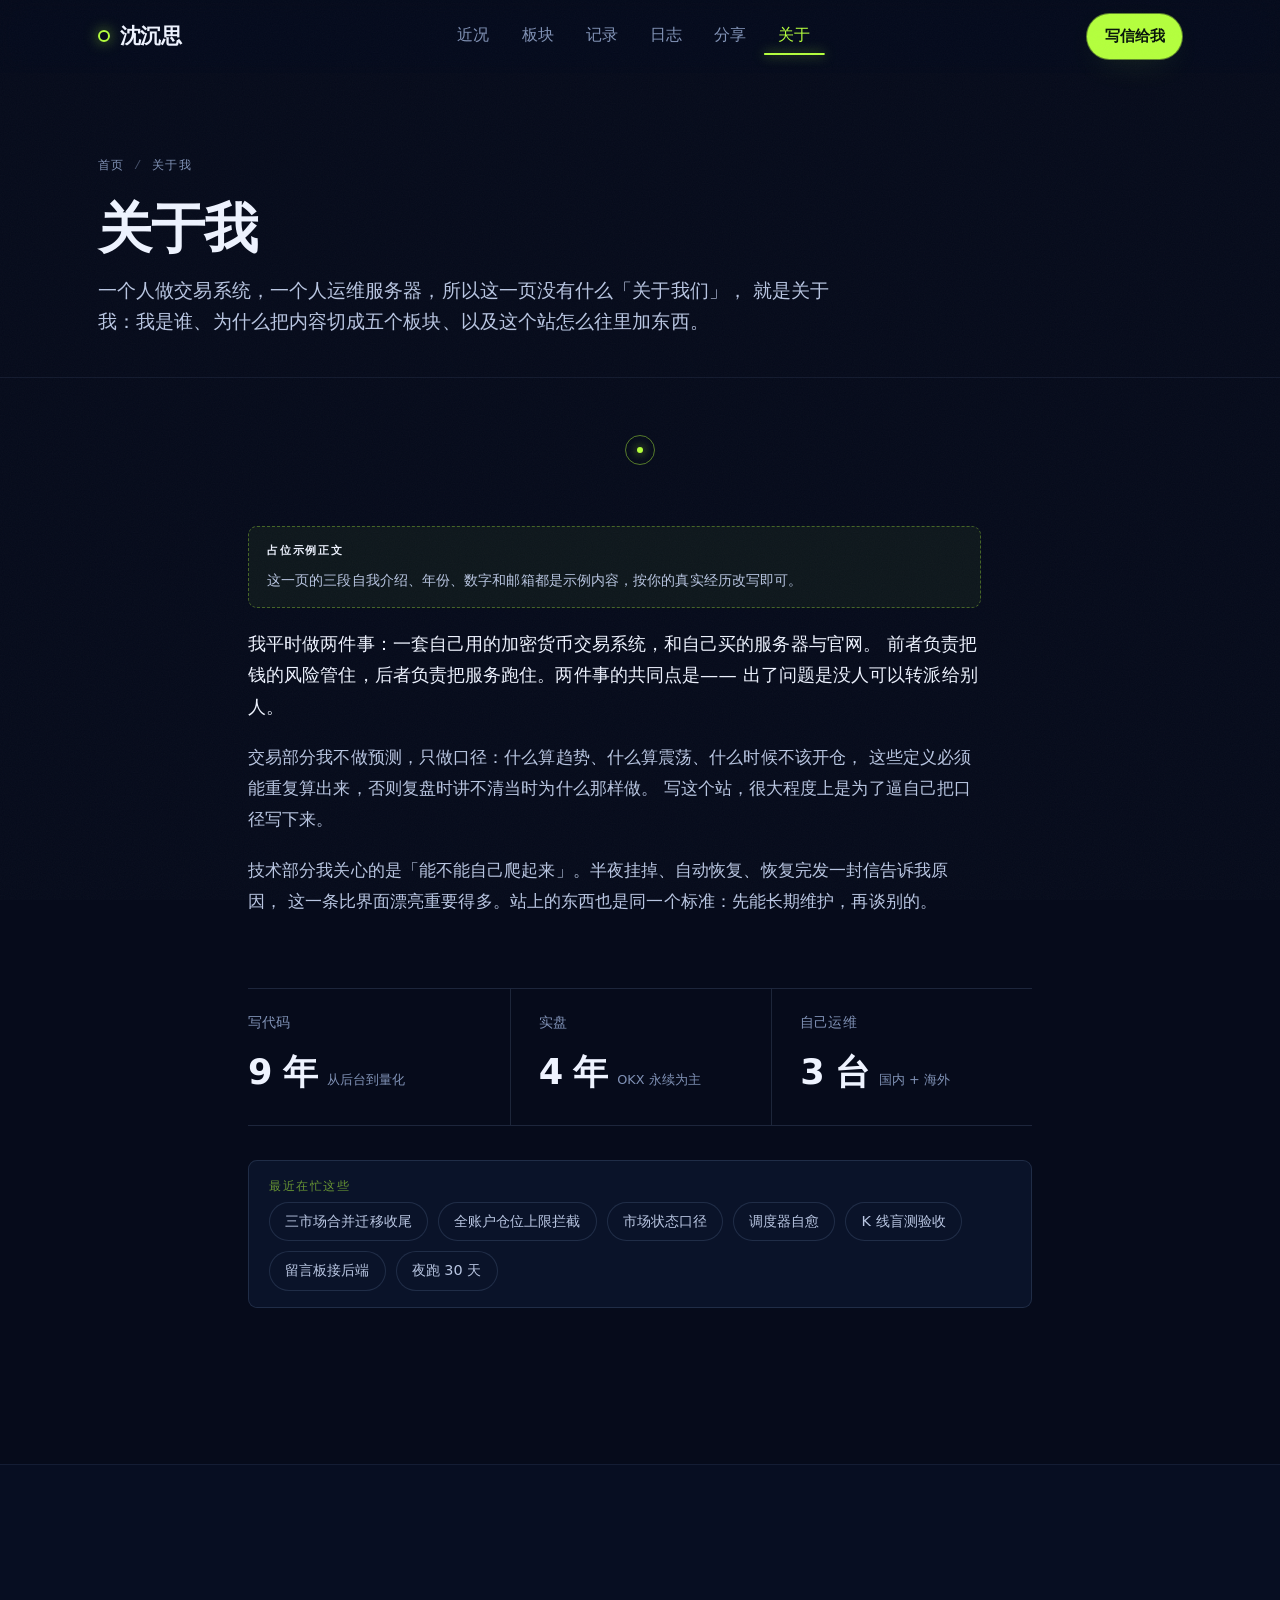
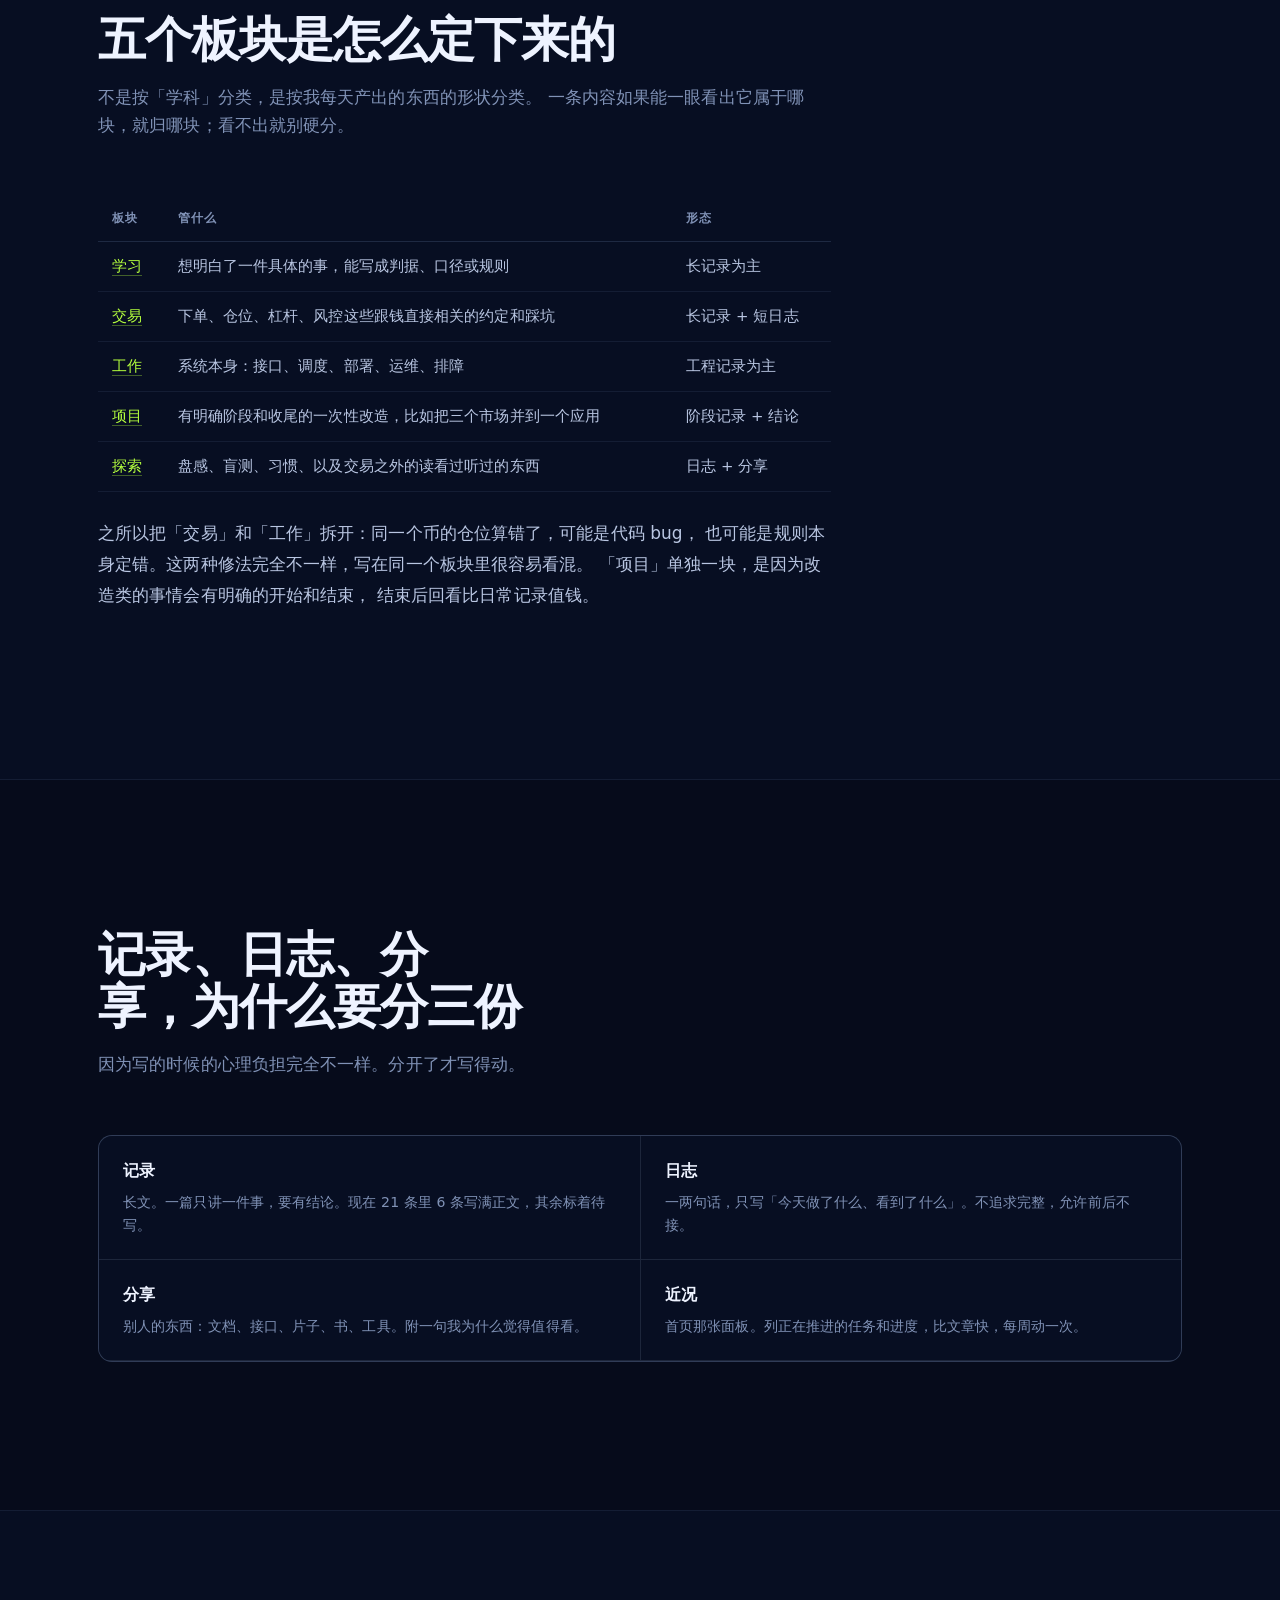
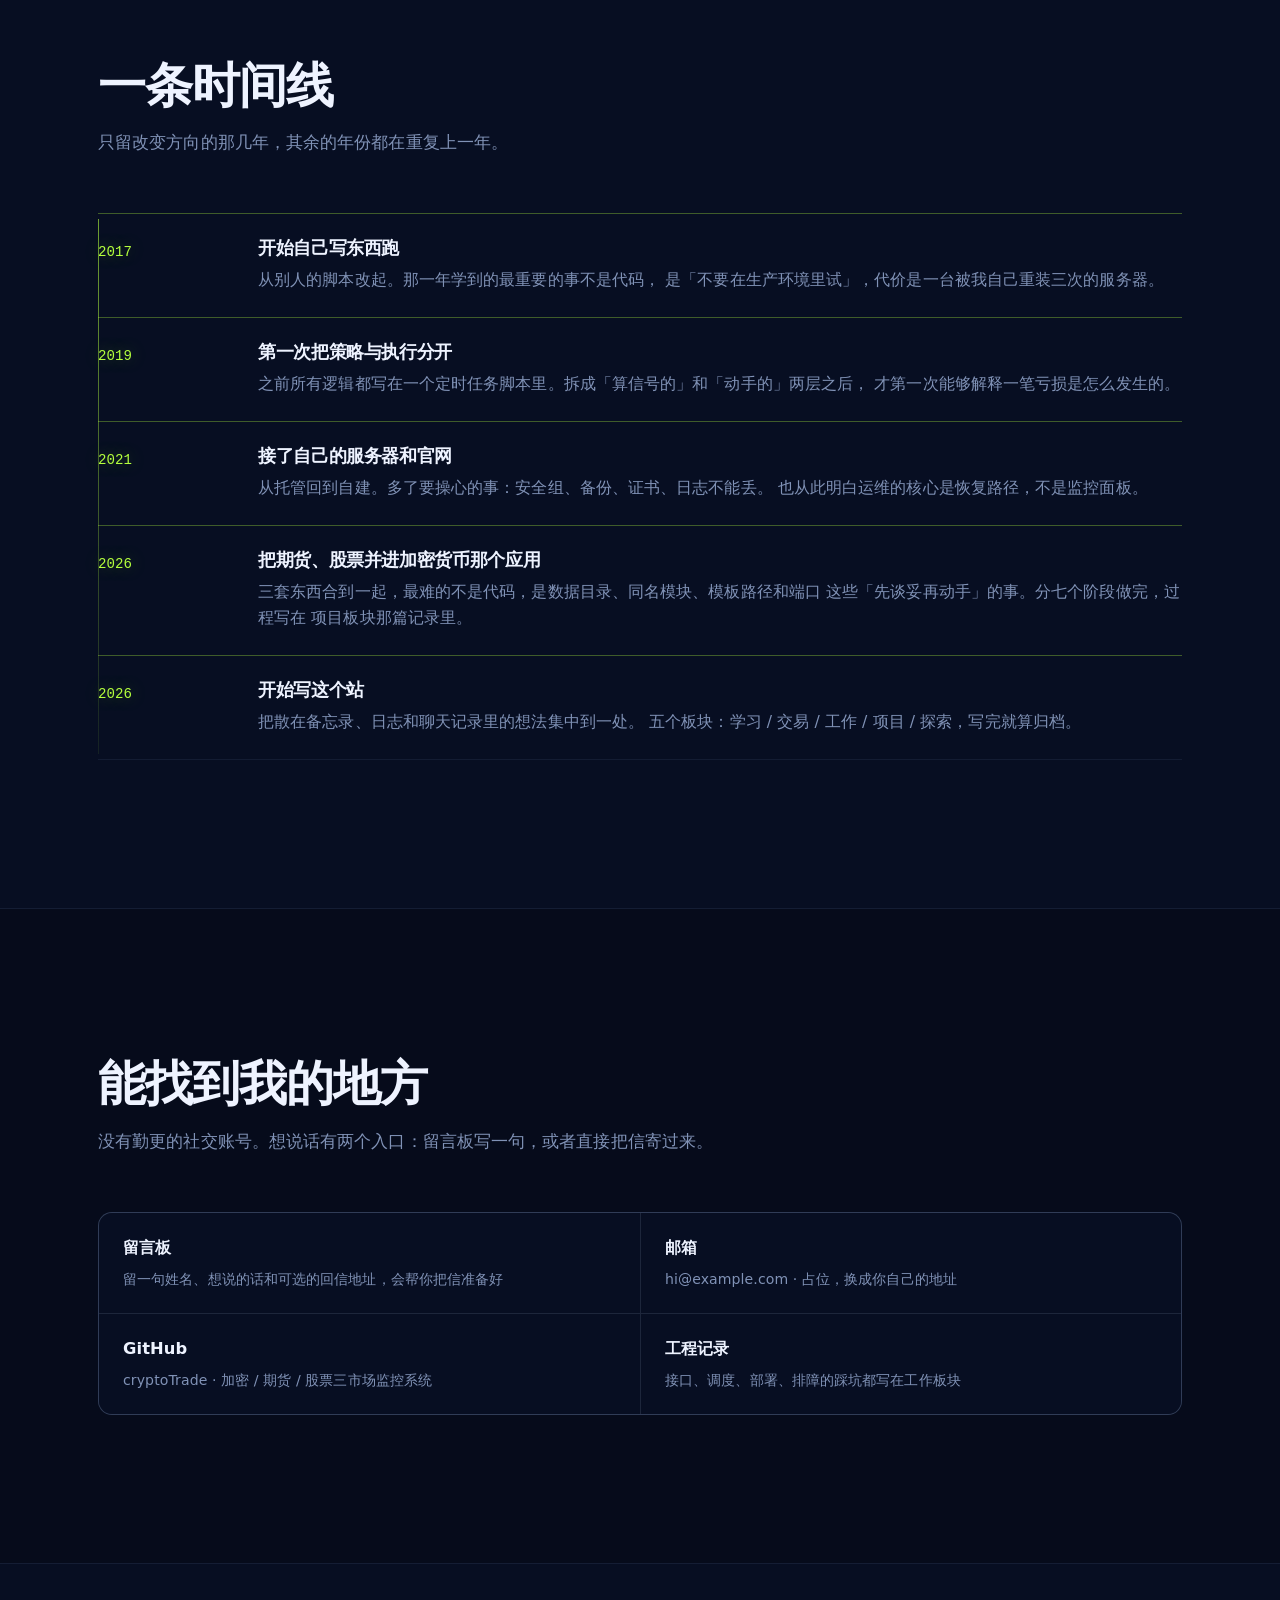
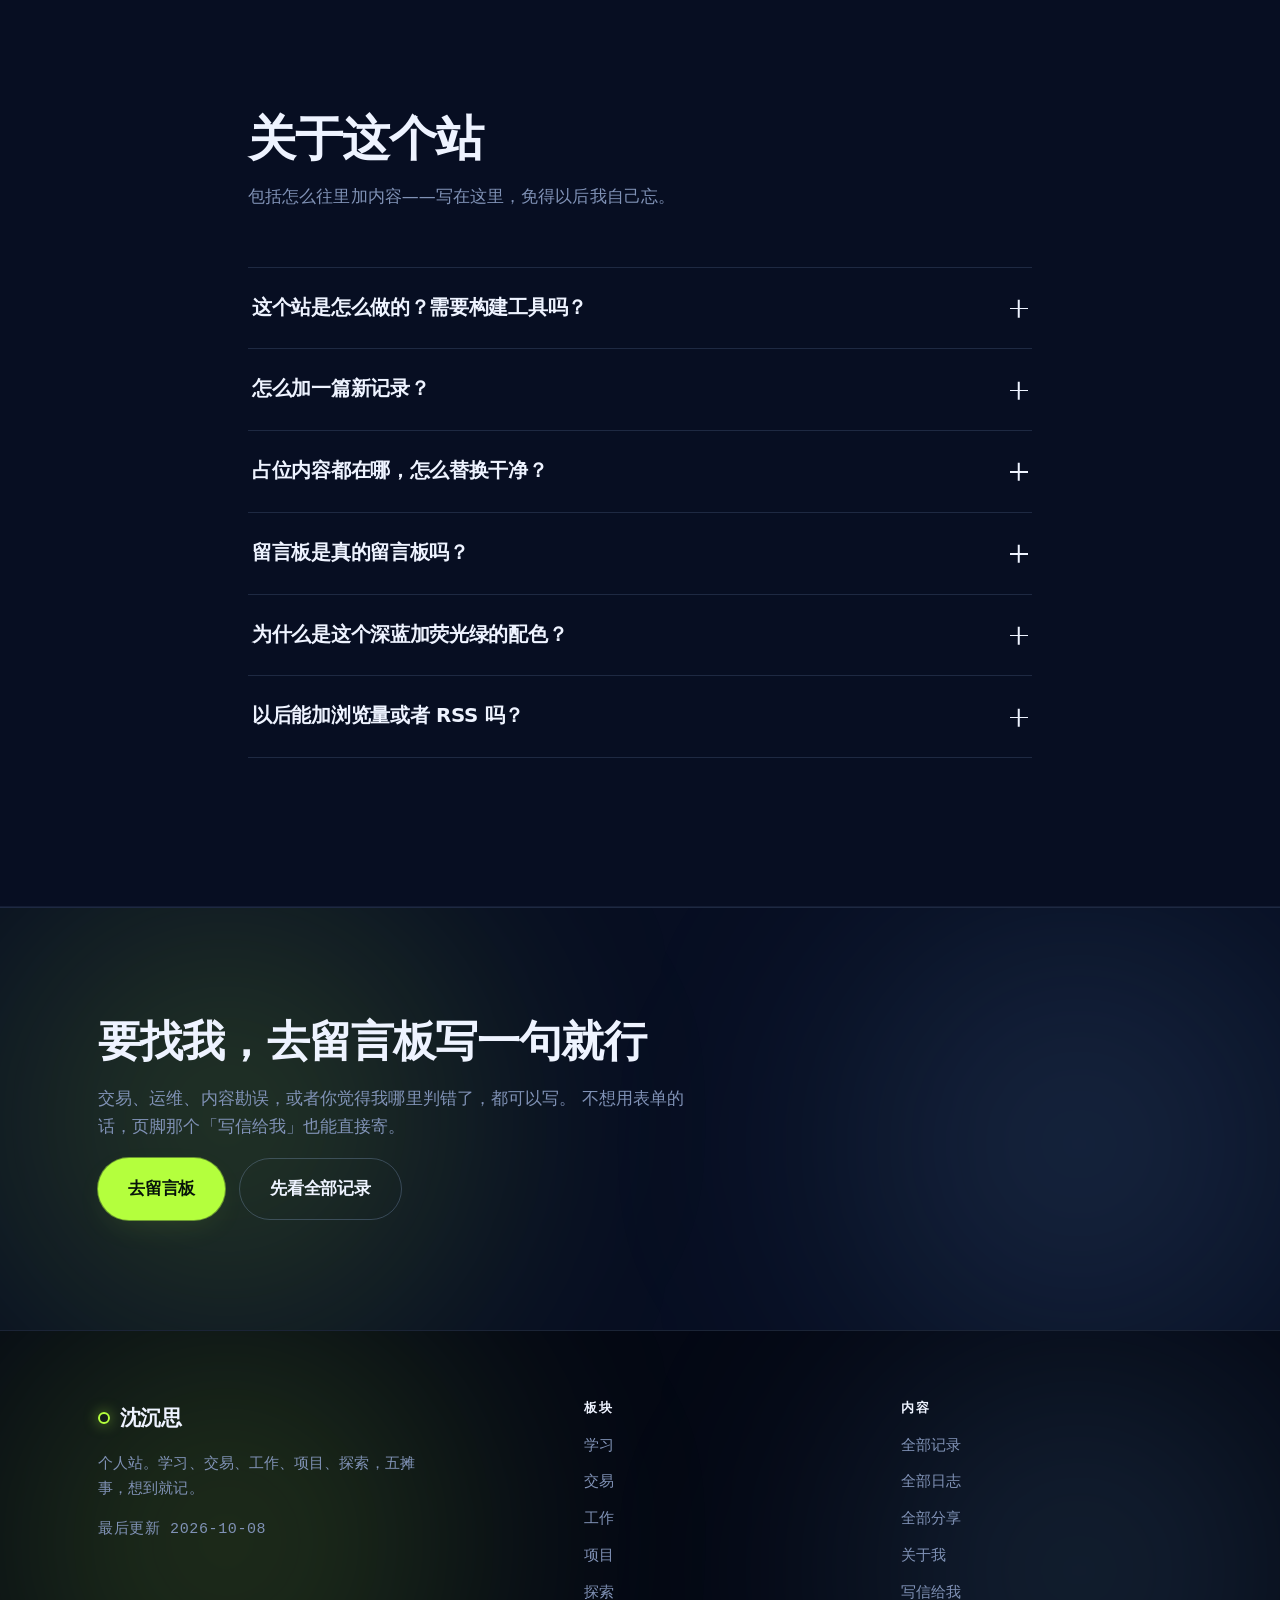
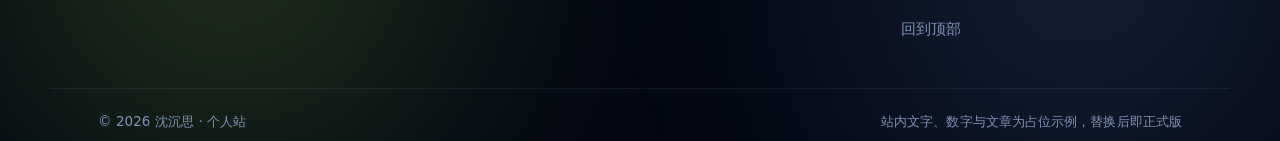
<file: web/about.html>
<!doctype html>
<html lang="zh-CN">
  <head>
    <meta charset="utf-8" />
    <meta name="viewport" content="width=device-width, initial-scale=1" />
    <title>关于我 · 沈沉思个人站</title>
    <meta
      name="description"
      content="沈沉思是谁、五个板块怎么分工、现在在推进哪几件事，以及这个纯静态个人站怎么加内容和维护。"
    />
    <meta name="theme-color" content="#060B1B" />
    <link rel="icon" href="./favicon.svg" type="image/svg+xml" />
    <link rel="alternate icon" href="./favicon.ico" />
    <link rel="apple-touch-icon" href="./favicon.png" />
    <link rel="stylesheet" href="./styles.css" />
  </head>
  <body>
    <a class="skip-link" href="#main">跳到主要内容</a>

    <!-- ============ 顶部导航 ============ -->
    <header class="site-header" id="top">
      <div class="shell header-inner">
        <a class="wordmark" href="./index.html" aria-label="返回个人站首页">
          <span class="wordmark-mark" aria-hidden="true"></span>
          <span class="wordmark-text">沈沉思</span>
        </a>

        <nav class="primary-nav" id="primary-nav" aria-label="主导航">
          <a href="./index.html#panel">近况</a>
          <a href="./index.html#shelf">板块</a>
          <a href="./notes.html">记录</a>
          <a href="./logs.html">日志</a>
          <a href="./shares.html">分享</a>
          <a href="./about.html" class="is-current">关于</a>
        </nav>

        <div class="header-actions">
          <a class="btn btn-accent btn-sm" href="./contact.html">写信给我</a>
          <button
            class="nav-toggle"
            type="button"
            id="nav-toggle"
            aria-controls="primary-nav"
            aria-expanded="false"
          >
            <span class="nav-toggle-bars" aria-hidden="true"></span>
            <span class="sr-only">菜单</span>
          </button>
        </div>
      </div>
    </header>

    <main id="main">
      <!-- ============ 内页标题 ============ -->
      <section class="page-head">
        <div class="shell">
          <p class="crumbs">
            <a href="./index.html">首页</a>
            <span class="sep">/</span>
            <span>关于我</span>
          </p>
          <h1>关于我</h1>
          <p class="page-lede">
            一个人做交易系统，一个人运维服务器，所以这一页没有什么「关于我们」，
            就是关于我：我是谁、为什么把内容切成五个板块、以及这个站怎么往里加东西。
          </p>
        </div>
      </section>

      <!-- ============ 自我介绍 ============ -->
      <section class="section" id="who">
        <div class="shell shell-narrow">
          <div class="prose reveal">
            <p class="draft-note">
              <strong>占位示例正文</strong>
              这一页的三段自我介绍、年份、数字和邮箱都是示例内容，按你的真实经历改写即可。
            </p>

            <p class="lead">
              我平时做两件事：一套自己用的加密货币交易系统，和自己买的服务器与官网。
              前者负责把钱的风险管住，后者负责把服务跑住。两件事的共同点是——
              出了问题是没人可以转派给别人。
            </p>
            <p>
              交易部分我不做预测，只做口径：什么算趋势、什么算震荡、什么时候不该开仓，
              这些定义必须能重复算出来，否则复盘时讲不清当时为什么那样做。
              写这个站，很大程度上是为了逼自己把口径写下来。
            </p>
            <p>
              技术部分我关心的是「能不能自己爬起来」。半夜挂掉、自动恢复、恢复完发一封信告诉我原因，
              这一条比界面漂亮重要得多。站上的东西也是同一个标准：先能长期维护，再谈别的。
            </p>
          </div>

          <dl class="hero-stats reveal">
            <div>
              <dt>写代码</dt>
              <dd>
                <span class="stat-value"
                  ><span class="stat-num" data-to="9">9</span> 年</span
                >
                <span class="stat-unit">从后台到量化</span>
              </dd>
            </div>
            <div>
              <dt>实盘</dt>
              <dd>
                <span class="stat-value"
                  ><span class="stat-num" data-to="4">4</span> 年</span
                >
                <span class="stat-unit">OKX 永续为主</span>
              </dd>
            </div>
            <div>
              <dt>自己运维</dt>
              <dd>
                <span class="stat-value"
                  ><span class="stat-num" data-to="3">3</span> 台</span
                >
                <span class="stat-unit">国内 + 海外</span>
              </dd>
            </div>
          </dl>

          <div class="toc reveal" style="margin-top: 34px">
            <p class="ai-label">最近在忙这些</p>
            <div class="chip-row">
              <span class="chip">三市场合并迁移收尾</span>
              <span class="chip">全账户仓位上限拦截</span>
              <span class="chip">市场状态口径</span>
              <span class="chip">调度器自愈</span>
              <span class="chip">K 线盲测验收</span>
              <span class="chip">留言板接后端</span>
              <span class="chip">夜跑 30 天</span>
            </div>
          </div>
        </div>
      </section>

      <!-- ============ 五个板块怎么分工 ============ -->
      <section class="section section-alt" id="boards">
        <div class="shell">
          <div class="section-head reveal">
            <h2>五个板块是怎么定下来的</h2>
            <p>
              不是按「学科」分类，是按我每天产出的东西的形状分类。
              一条内容如果能一眼看出它属于哪块，就归哪块；看不出就别硬分。
            </p>
          </div>

          <div class="prose reveal">
            <table>
              <thead>
                <tr>
                  <th>板块</th>
                  <th>管什么</th>
                  <th>形态</th>
                </tr>
              </thead>
              <tbody>
                <tr>
                  <td>
                    <a href="./notes.html?cat=study">学习</a>
                  </td>
                  <td>想明白了一件具体的事，能写成判据、口径或规则</td>
                  <td>长记录为主</td>
                </tr>
                <tr>
                  <td>
                    <a href="./notes.html?cat=trade">交易</a>
                  </td>
                  <td>下单、仓位、杠杆、风控这些跟钱直接相关的约定和踩坑</td>
                  <td>长记录 + 短日志</td>
                </tr>
                <tr>
                  <td>
                    <a href="./notes.html?cat=work">工作</a>
                  </td>
                  <td>系统本身：接口、调度、部署、运维、排障</td>
                  <td>工程记录为主</td>
                </tr>
                <tr>
                  <td>
                    <a href="./notes.html?cat=project">项目</a>
                  </td>
                  <td>有明确阶段和收尾的一次性改造，比如把三个市场并到一个应用</td>
                  <td>阶段记录 + 结论</td>
                </tr>
                <tr>
                  <td>
                    <a href="./notes.html?cat=explore">探索</a>
                  </td>
                  <td>盘感、盲测、习惯、以及交易之外的读看过听过的东西</td>
                  <td>日志 + 分享</td>
                </tr>
              </tbody>
            </table>
            <p>
              之所以把「交易」和「工作」拆开：同一个币的仓位算错了，可能是代码 bug，
              也可能是规则本身定错。这两种修法完全不一样，写在同一个板块里很容易看混。
              「项目」单独一块，是因为改造类的事情会有明确的开始和结束，
              结束后回看比日常记录值钱。
            </p>
          </div>
        </div>
      </section>

      <!-- ============ 三种内容的分工 ============ -->
      <section class="section" id="formats">
        <div class="shell">
          <div class="section-head reveal">
            <h2>记录、日志、分享，为什么要分三份</h2>
            <p>
              因为写的时候的心理负担完全不一样。分开了才写得动。
            </p>
          </div>

          <div class="link-grid reveal">
            <a class="link-item" href="./notes.html">
              <strong>记录</strong>
              <span>
                长文。一篇只讲一件事，要有结论。现在 21 条里 6 条写满正文，其余标着待写。
              </span>
            </a>
            <a class="link-item" href="./logs.html">
              <strong>日志</strong>
              <span>
                一两句话，只写「今天做了什么、看到了什么」。不追求完整，允许前后不接。
              </span>
            </a>
            <a class="link-item" href="./shares.html">
              <strong>分享</strong>
              <span>
                别人的东西：文档、接口、片子、书、工具。附一句我为什么觉得值得看。
              </span>
            </a>
            <a class="link-item" href="./index.html#panel">
              <strong>近况</strong>
              <span>
                首页那张面板。列正在推进的任务和进度，比文章快，每周动一次。
              </span>
            </a>
          </div>
        </div>
      </section>

      <!-- ============ 时间线 ============ -->
      <section class="section section-alt" id="timeline">
        <div class="shell">
          <div class="section-head reveal">
            <h2>一条时间线</h2>
            <p>只留改变方向的那几年，其余的年份都在重复上一年。</p>
          </div>

          <div class="timeline reveal">
            <div class="tl-item">
              <p class="tl-year">2017</p>
              <div class="tl-body">
                <h3>开始自己写东西跑</h3>
                <p>
                  从别人的脚本改起。那一年学到的最重要的事不是代码，
                  是「不要在生产环境里试」，代价是一台被我自己重装三次的服务器。
                </p>
              </div>
            </div>

            <div class="tl-item">
              <p class="tl-year">2019</p>
              <div class="tl-body">
                <h3>第一次把策略与执行分开</h3>
                <p>
                  之前所有逻辑都写在一个定时任务脚本里。拆成「算信号的」和「动手的」两层之后，
                  才第一次能够解释一笔亏损是怎么发生的。
                </p>
              </div>
            </div>

            <div class="tl-item">
              <p class="tl-year">2021</p>
              <div class="tl-body">
                <h3>接了自己的服务器和官网</h3>
                <p>
                  从托管回到自建。多了要操心的事：安全组、备份、证书、日志不能丢。
                  也从此明白运维的核心是恢复路径，不是监控面板。
                </p>
              </div>
            </div>

            <div class="tl-item">
              <p class="tl-year">2026</p>
              <div class="tl-body">
                <h3>把期货、股票并进加密货币那个应用</h3>
                <p>
                  三套东西合到一起，最难的不是代码，是数据目录、同名模块、模板路径和端口
                  这些「先谈妥再动手」的事。分七个阶段做完，过程写在
                  <a href="./note-merge-migration.html">项目板块那篇记录</a>里。
                </p>
              </div>
            </div>

            <div class="tl-item">
              <p class="tl-year">2026</p>
              <div class="tl-body">
                <h3>开始写这个站</h3>
                <p>
                  把散在备忘录、日志和聊天记录里的想法集中到一处。
                  五个板块：学习 / 交易 / 工作 / 项目 / 探索，写完就算归档。
                </p>
              </div>
            </div>
          </div>
        </div>
      </section>

      <!-- ============ 其他阵地 ============ -->
      <section class="section" id="links">
        <div class="shell">
          <div class="section-head reveal">
            <h2>能找到我的地方</h2>
            <p>
              没有勤更的社交账号。想说话有两个入口：留言板写一句，或者直接把信寄过来。
            </p>
          </div>

          <div class="link-grid reveal">
            <a class="link-item" href="./contact.html">
              <strong>留言板</strong>
              <span>留一句姓名、想说的话和可选的回信地址，会帮你把信准备好</span>
            </a>
            <a class="link-item" href="mailto:hi@example.com">
              <strong>邮箱</strong>
              <span>hi@example.com · 占位，换成你自己的地址</span>
            </a>
            <a
              class="link-item"
              href="https://github.com/pthahnil4/cryptoTrade"
              target="_blank"
              rel="noopener"
            >
              <strong>GitHub</strong>
              <span>cryptoTrade · 加密 / 期货 / 股票三市场监控系统</span>
            </a>
            <a class="link-item" href="./notes.html?cat=work">
              <strong>工程记录</strong>
              <span>接口、调度、部署、排障的踩坑都写在工作板块</span>
            </a>
          </div>
        </div>
      </section>

      <!-- ============ 关于这个站（含维护方法） ============ -->
      <section class="section section-alt" id="site-faq">
        <div class="shell shell-narrow">
          <div class="section-head reveal">
            <h2>关于这个站</h2>
            <p>包括怎么往里加内容——写在这里，免得以后我自己忘。</p>
          </div>

          <div class="faq-list">
            <div class="faq-item reveal">
              <h3>
                <button
                  class="faq-q"
                  type="button"
                  aria-expanded="false"
                  aria-controls="faq-a1"
                  id="faq-q1"
                >
                  <span>这个站是怎么做的？需要构建工具吗？</span>
                  <span class="faq-icon" aria-hidden="true"></span>
                </button>
              </h3>
              <div
                class="faq-a"
                id="faq-a1"
                role="region"
                aria-labelledby="faq-q1"
                hidden
              >
                <div class="faq-a-inner">
                  <p>
                    纯静态手写：一个 <code>styles.css</code>、一个 <code>script.js</code>，
                    每个页面一个 HTML 文件，全部平铺在同一层目录，没有框架、没有构建步骤、
                    也没有服务端。改文字就是打开对应 HTML 直接编辑，保存后重新发布即可。
                    之所以平铺一层，是为了相对路径永远只有一个基准，不会出现某页样式挂不上。
                  </p>
                </div>
              </div>
            </div>

            <div class="faq-item reveal">
              <h3>
                <button
                  class="faq-q"
                  type="button"
                  aria-expanded="false"
                  aria-controls="faq-a2"
                  id="faq-q2"
                >
                  <span>怎么加一篇新记录？</span>
                  <span class="faq-icon" aria-hidden="true"></span>
                </button>
              </h3>
              <div
                class="faq-a"
                id="faq-a2"
                role="region"
                aria-labelledby="faq-q2"
                hidden
              >
                <div class="faq-a-inner">
                  <p>
                    四步。第一步，把 <code>note-market-regime.html</code> 复制成
                    <code>note-你的标题.html</code>，改标题、日期、板块标签和正文；
                    第二步，在 <code>notes.html</code> 的列表里加一行
                    <code>post-row</code>，<code>data-cat</code> 用
                    <code>study</code> / <code>trade</code> / <code>work</code> /
                    <code>project</code> / <code>explore</code> 之一；
                    第三步，顺手把相邻文章的「上下一篇」链接接上；
                    第四步，如果它够重要，在 <code>index.html</code> 的「最近更新」里再加一行。
                  </p>
                  <p>
                    日志和分享更轻：<code>logs.html</code> 加一行
                    <code>feed-row</code>，<code>shares.html</code> 加一张
                    <code>share</code> 卡片，同样带 <code>data-cat</code>，
                    筛选就能直接生效，不用改脚本。
                  </p>
                </div>
              </div>
            </div>

            <div class="faq-item reveal">
              <h3>
                <button
                  class="faq-q"
                  type="button"
                  aria-expanded="false"
                  aria-controls="faq-a3"
                  id="faq-q3"
                >
                  <span>占位内容都在哪，怎么替换干净？</span>
                  <span class="faq-icon" aria-hidden="true"></span>
                </button>
              </h3>
              <div
                class="faq-a"
                id="faq-a3"
                role="region"
                aria-labelledby="faq-q3"
                hidden
              >
                <div class="faq-a-inner">
                  <p>
                    每个有示例内容的页面顶部都有一条虚线框提示（<code>draft-note</code>），
                    看到它就说明附近是可替换的占位文字。另外这几处要一并改掉：
                    首页页首的名字和一句话简介、四格数字、近况面板里的任务清单与进度条；
                    这一页的时间线；<code>contact.html</code> 里表单
                    <code>data-mail</code> 的收件地址；以及 <code>hi@example.com</code>
                    本身——它出现在页头以外的几个位置，全文搜索一次最省事。
                  </p>
                  <p>
                    替换完之后，把各页顶部的 <code>draft-note</code> 段落整段删掉，
                    再把页脚那句「站内文字、数字与文章为占位示例」去掉，就是正式版。
                  </p>
                </div>
              </div>
            </div>

            <div class="faq-item reveal">
              <h3>
                <button
                  class="faq-q"
                  type="button"
                  aria-expanded="false"
                  aria-controls="faq-a4"
                  id="faq-q4"
                >
                  <span>留言板是真的留言板吗？</span>
                  <span class="faq-icon" aria-hidden="true"></span>
                </button>
              </h3>
              <div
                class="faq-a"
                id="faq-a4"
                role="region"
                aria-labelledby="faq-q4"
                hidden
              >
                <div class="faq-a-inner">
                  <p>
                    半个。它做的是「本机暂存 + 邮件送达」：你写的内容存在你自己浏览器的
                    <code>localStorage</code> 里，同时把信按格式化好，点一下就能寄给我。
                    所以别人看不到彼此的留言，每个人看到的列表只有他自己写过的那些。
                  </p>
                  <p>
                    要做成公开留言板，需要一个后端接口来存留言、一个谁能写的规则、
                    以及垃圾留言的处理方式。这一步我记在近况面板的待办里，
                    没有悄悄用一个假接口糊过去。在此之前，公开列表的样子是用我自己
                    本机测试的几条演示数据在展示的。
                  </p>
                </div>
              </div>
            </div>

            <div class="faq-item reveal">
              <h3>
                <button
                  class="faq-q"
                  type="button"
                  aria-expanded="false"
                  aria-controls="faq-a5"
                  id="faq-q5"
                >
                  <span>为什么是这个深蓝加荧光绿的配色？</span>
                  <span class="faq-icon" aria-hidden="true"></span>
                </button>
              </h3>
              <div
                class="faq-a"
                id="faq-a5"
                role="region"
                aria-labelledby="faq-q5"
                hidden
              >
                <div class="faq-a-inner">
                  <p>
                    沿用之前那个站点的设计语言，只换了内容。所有颜色、圆角、字号、
                    间距和动效曲线都集中在 <code>styles.css</code> 顶部的
                    <code>:root</code> 变量里——改 <code>--neon</code> 一个值，
                    全站强调色就跟着变。深蓝底配荧光绿的好处是数字、代码和图表都清楚。
                  </p>
                  <p>
                    五个板块各有各的强调色：学习用荧光绿、交易用珊瑚红、工作用天蓝、
                    项目用琥珀黄、探索用鸢尾紫。它们同样都是变量，
                    所以整站的色盘可以随时换一套而不影响版式。
                  </p>
                </div>
              </div>
            </div>

            <div class="faq-item reveal">
              <h3>
                <button
                  class="faq-q"
                  type="button"
                  aria-expanded="false"
                  aria-controls="faq-a6"
                  id="faq-q6"
                >
                  <span>以后能加浏览量或者 RSS 吗？</span>
                  <span class="faq-icon" aria-hidden="true"></span>
                </button>
              </h3>
              <div
                class="faq-a"
                id="faq-a6"
                role="region"
                aria-labelledby="faq-q6"
                hidden
              >
                <div class="faq-a-inner">
                  <p>
                    RSS 可以纯静态生成，最简单：每个记录页面已经有完整的
                    <code>&lt;title&gt;</code>、<code>&lt;time datetime&gt;</code>
                    和分类，脚本一跑就出 <code>feed.xml</code>。
                    浏览量需要一个后端接口来读写数据，那就得给这个站开后台能力，
                    并设计好谁能写、数据存在哪、怎么备份。
                    现在的结构不挡这条路，页面和数据本来就是分开的。
                  </p>
                </div>
              </div>
            </div>
          </div>
        </div>
      </section>

      <!-- ============ 结尾 ============ -->
      <section class="closing">
        <div class="shell closing-inner reveal">
          <h2>要找我，去留言板写一句就行</h2>
          <p>
            交易、运维、内容勘误，或者你觉得我哪里判错了，都可以写。
            不想用表单的话，页脚那个「写信给我」也能直接寄。
          </p>
          <div class="hero-actions">
            <a class="btn btn-accent btn-lg" href="./contact.html">去留言板</a>
            <a class="btn btn-ghost btn-lg" href="./notes.html">先看全部记录</a>
          </div>
        </div>
      </section>
    </main>

    <!-- ============ 页脚 ============ -->
    <footer class="site-footer">
      <div class="shell footer-inner">
        <div class="footer-brand">
          <a class="wordmark" href="./index.html" aria-label="返回首页">
            <span class="wordmark-mark" aria-hidden="true"></span>
            <span class="wordmark-text">沈沉思</span>
          </a>
          <p>个人站。学习、交易、工作、项目、探索，五摊事，想到就记。</p>
          <p class="footer-note">最后更新 2026-10-08</p>
        </div>

        <nav class="footer-links" aria-label="页脚板块导航">
          <h3>板块</h3>
          <a href="./notes.html?cat=study">学习</a>
          <a href="./notes.html?cat=trade">交易</a>
          <a href="./notes.html?cat=work">工作</a>
          <a href="./notes.html?cat=project">项目</a>
          <a href="./notes.html?cat=explore">探索</a>
        </nav>

        <div class="footer-links">
          <h3>内容</h3>
          <a href="./notes.html">全部记录</a>
          <a href="./logs.html">全部日志</a>
          <a href="./shares.html">全部分享</a>
          <a href="./about.html">关于我</a>
          <a href="./contact.html">写信给我</a>
          <a href="#top">回到顶部</a>
        </div>
      </div>
      <div class="shell footer-bottom">
        <p>© 2026 沈沉思 · 个人站</p>
        <p>站内文字、数字与文章为占位示例，替换后即正式版</p>
      </div>
    </footer>

    <script src="./script.js"></script>
  </body>
</html>
</file>
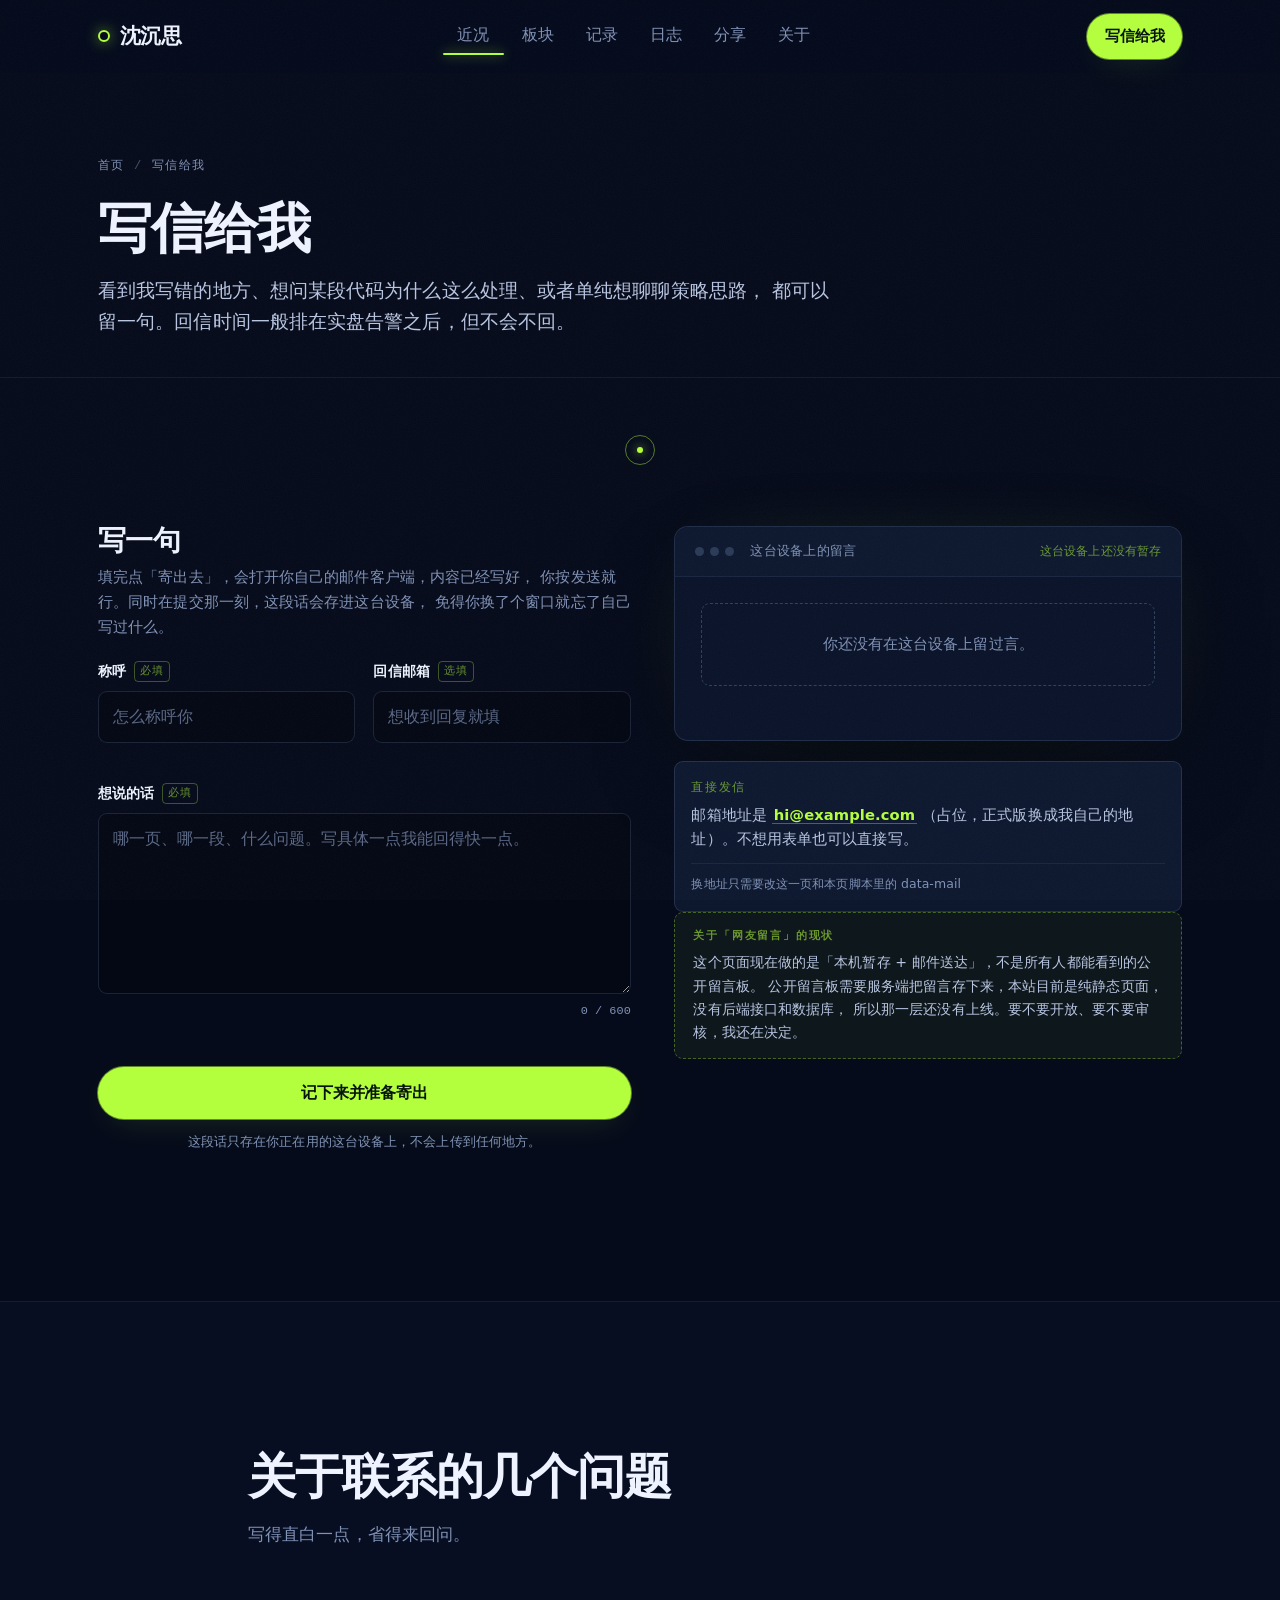
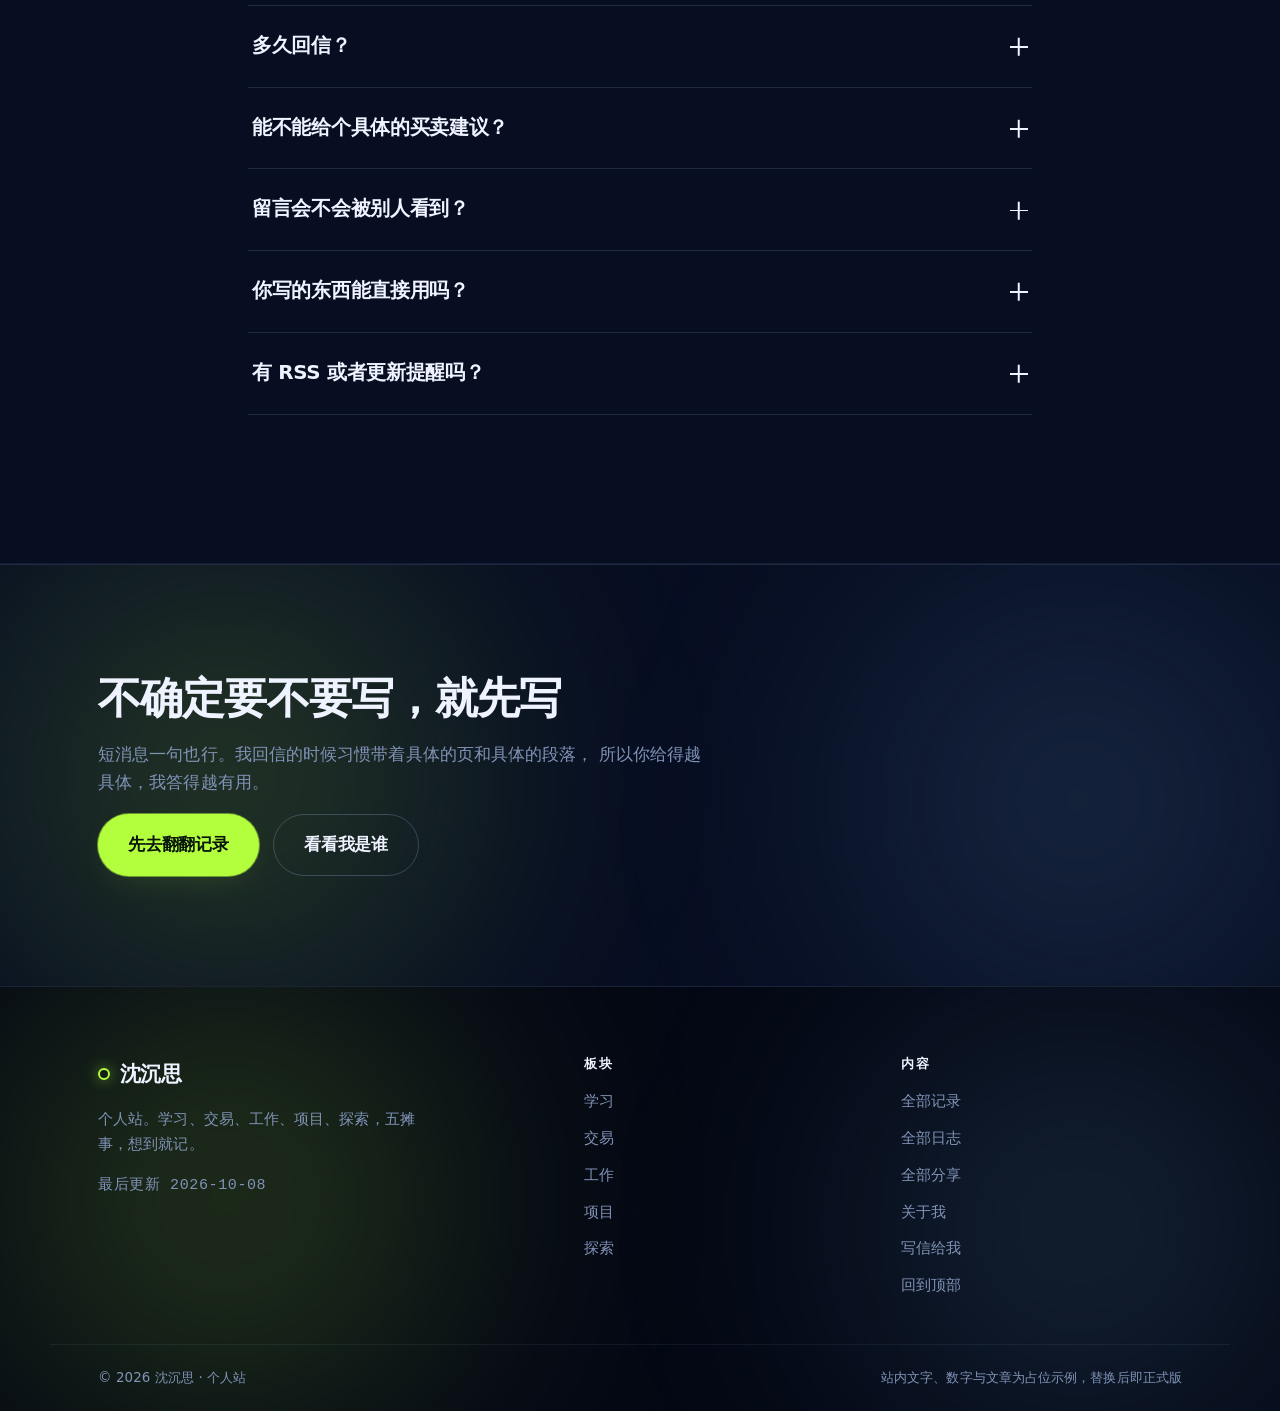
<file: web/contact.html>
<!doctype html>
<html lang="zh-CN">
  <head>
    <meta charset="utf-8" />
    <meta name="viewport" content="width=device-width, initial-scale=1" />
    <title>写信给我 · 沈沉思个人站</title>
    <meta
      name="description"
      content="给沈沉思留言：可以直接发信到邮箱，也可以在这个页面写一段话，通过邮件寄过来，内容会暂存在你自己的设备上。"
    />
    <meta name="theme-color" content="#060B1B" />
    <link rel="icon" href="./favicon.svg" type="image/svg+xml" />
    <link rel="alternate icon" href="./favicon.ico" />
    <link rel="apple-touch-icon" href="./favicon.png" />
    <link rel="stylesheet" href="./styles.css" />
  </head>
  <body>
    <a class="skip-link" href="#main">跳到主要内容</a>

    <!-- ============ 顶部导航 ============ -->
    <header class="site-header" id="top">
      <div class="shell header-inner">
        <a class="wordmark" href="./index.html" aria-label="返回个人站首页">
          <span class="wordmark-mark" aria-hidden="true"></span>
          <span class="wordmark-text">沈沉思</span>
        </a>

        <nav class="primary-nav" id="primary-nav" aria-label="主导航">
          <a href="./index.html#panel">近况</a>
          <a href="./index.html#shelf">板块</a>
          <a href="./notes.html">记录</a>
          <a href="./logs.html">日志</a>
          <a href="./shares.html">分享</a>
          <a href="./about.html">关于</a>
        </nav>

        <div class="header-actions">
          <a class="btn btn-accent btn-sm" href="./contact.html">写信给我</a>
          <button
            class="nav-toggle"
            type="button"
            id="nav-toggle"
            aria-controls="primary-nav"
            aria-expanded="false"
          >
            <span class="nav-toggle-bars" aria-hidden="true"></span>
            <span class="sr-only">菜单</span>
          </button>
        </div>
      </div>
    </header>

    <main id="main">
      <!-- ============ 内页标题 ============ -->
      <section class="page-head">
        <div class="shell">
          <p class="crumbs">
            <a href="./index.html">首页</a>
            <span class="sep">/</span>
            <span>写信给我</span>
          </p>
          <h1>写信给我</h1>
          <p class="page-lede">
            看到我写错的地方、想问某段代码为什么这么处理、或者单纯想聊聊策略思路，
            都可以留一句。回信时间一般排在实盘告警之后，但不会不回。
          </p>
        </div>
      </section>

      <!-- ============ 留言表单 + 说明 ============ -->
      <section class="section">
        <div class="shell">
          <div class="mailbox">
            <!-- 左：留言 -->
            <div class="reveal">
              <div class="panel-block-head">
                <div>
                  <h3>写一句</h3>
                  <p>
                    填完点「寄出去」，会打开你自己的邮件客户端，内容已经写好，
                    你按发送就行。同时在提交那一刻，这段话会存进这台设备，
                    免得你换了个窗口就忘了自己写过什么。
                  </p>
                </div>
              </div>

              <form id="guestbook-form" data-mail="hi@example.com" novalidate>
                <div class="field-grid">
                  <div class="field">
                    <label for="m-name">
                      称呼<span class="req">必填</span>
                    </label>
                    <input
                      type="text"
                      id="m-name"
                      name="name"
                      autocomplete="name"
                      placeholder="怎么称呼你"
                    />
                    <p class="field-error"></p>
                  </div>

                  <div class="field">
                    <label for="m-contact">
                      回信邮箱<span class="req">选填</span>
                    </label>
                    <input
                      type="email"
                      id="m-contact"
                      name="contact"
                      autocomplete="email"
                      placeholder="想收到回复就填"
                    />
                    <p class="field-error"></p>
                  </div>

                  <div class="field field-wide">
                    <label for="m-body">
                      想说的话<span class="req">必填</span>
                    </label>
                    <textarea
                      id="m-body"
                      name="body"
                      rows="6"
                      placeholder="哪一页、哪一段、什么问题。写具体一点我能回得快一点。"
                    ></textarea>
                    <p class="counter" id="m-count">0 / 600</p>
                    <p class="field-error"></p>
                  </div>
                </div>

                <p class="form-error" id="m-error" hidden>
                  还有几处需要补一下，检查一下标红的地方。
                </p>

                <div class="form-actions">
                  <button class="btn btn-accent btn-block" type="submit">
                    记下来并准备寄出
                  </button>
                </div>

                <div class="ai-note" id="m-done" hidden>
                  <p class="ai-label">已经记在这台设备上了</p>
                  <p>
                    最后一步：<a class="inline-link" id="m-mail-link" href="mailto:hi@example.com"
                      >用邮件客户端寄出去</a
                    >。不想用邮件的话，也可以在下方的列表里复制全部内容，
                    自己粘到任意渠道发给我。
                  </p>
                </div>

                <p class="form-privacy">
                  这段话只存在你正在用的这台设备上，不会上传到任何地方。
                </p>
              </form>
            </div>

            <!-- 右：暂存列表与说明 -->
            <div class="reveal">
              <div class="app-window">
                <div class="app-chrome">
                  <div class="app-chrome-left">
                    <span class="app-dot" aria-hidden="true"></span>
                    <span class="app-dot" aria-hidden="true"></span>
                    <span class="app-dot" aria-hidden="true"></span>
                  </div>
                  <p class="app-title">这台设备上的留言</p>
                  <p class="app-chrome-right" id="msg-count">还没有暂存</p>
                </div>

                <div class="app-col">
                  <div class="msg-list">
                    <p class="msg-empty" id="msg-empty">
                      你还没有在这台设备上留过言。
                    </p>
                    <div id="msg-box"></div>
                  </div>

                  <p class="msg-actions">
                    <button class="btn-tiny" type="button" id="msg-copy" hidden>
                      复制全部留言
                    </button>
                    <button class="btn-tiny" type="button" id="msg-clear" hidden>
                      清空本机暂存
                    </button>
                  </p>
                </div>
              </div>

              <div class="week-card">
                <p class="ai-label">直接发信</p>
                <p style="font-size: 0.92rem; color: var(--ink-2)">
                  邮箱地址是
                  <a
                    class="inline-link"
                    href="mailto:hi@example.com?subject=%E6%9D%A5%E8%87%AA%E4%B8%AA%E4%BA%BA%E7%AB%99%E7%9A%84%E6%B6%88%E6%81%AF"
                    >hi@example.com</a
                  >
                  （占位，正式版换成我自己的地址）。不想用表单也可以直接写。
                </p>
                <p class="week-foot">换地址只需要改这一页和本页脚本里的 data-mail</p>
              </div>

              <div class="draft-note">
                <strong>关于「网友留言」的现状</strong>
                这个页面现在做的是「本机暂存 + 邮件送达」，不是所有人都能看到的公开留言板。
                公开留言板需要服务端把留言存下来，本站目前是纯静态页面，没有后端接口和数据库，
                所以那一层还没有上线。要不要开放、要不要审核，我还在决定。
              </div>
            </div>
          </div>
        </div>
      </section>

      <!-- ============ 常见问答 ============ -->
      <section class="section section-alt" id="faq">
        <div class="shell shell-narrow">
          <div class="section-head reveal">
            <h2>关于联系的几个问题</h2>
            <p>写得直白一点，省得来回问。</p>
          </div>

          <div class="faq-list">
            <div class="faq-item reveal">
              <h3>
                <button class="faq-q" type="button" aria-expanded="false">
                  多久回信？
                  <span class="faq-icon" aria-hidden="true"></span>
                </button>
              </h3>
              <div class="faq-a" hidden>
                <p>
                  正常一到三个工作日。只要那天实盘出过告警，回信就会往后挪一天——
                  不是不想回，是要先把仓位和账弄对。
                </p>
              </div>
            </div>

            <div class="faq-item reveal">
              <h3>
                <button class="faq-q" type="button" aria-expanded="false">
                  能不能给个具体的买卖建议？
                  <span class="faq-icon" aria-hidden="true"></span>
                </button>
              </h3>
              <div class="faq-a" hidden>
                <p>
                  不能。我自己用的东西只对我的资金规模、心理承受力和执行条件成立，
                  直接搬给别人大概率是害人的。原理和实现可以聊得很细。
                </p>
              </div>
            </div>

            <div class="faq-item reveal">
              <h3>
                <button class="faq-q" type="button" aria-expanded="false">
                  留言会不会被别人看到？
                  <span class="faq-icon" aria-hidden="true"></span>
                </button>
              </h3>
              <div class="faq-a" hidden>
                <p>
                  不会。现在这段话只存在你自己的设备上，再通过你本人的邮箱寄给我，
                  中间没有服务器。等真的做公开留言板时，我会写清楚存哪里、谁能看、怎么删。
                </p>
              </div>
            </div>

            <div class="faq-item reveal">
              <h3>
                <button class="faq-q" type="button" aria-expanded="false">
                  你写的东西能直接用吗？
                  <span class="faq-icon" aria-hidden="true"></span>
                </button>
              </h3>
              <div class="faq-a" hidden>
                <p>
                  思路可以，代码不要照搬。这个站里的记录是给我自己看的备忘，
                  没有做过面向他人的兼容测试，涉及真钱的部分请自己复核一遍。
                </p>
              </div>
            </div>

            <div class="faq-item reveal">
              <h3>
                <button class="faq-q" type="button" aria-expanded="false">
                  有 RSS 或者更新提醒吗？
                  <span class="faq-icon" aria-hidden="true"></span>
                </button>
              </h3>
              <div class="faq-a" hidden>
                <p>
                  还没有。目前只有页面本身，更新会先落在
                  <a class="inline-link" href="./logs.html">日志</a>里，
                  觉得值得展开的再写成
                  <a class="inline-link" href="./notes.html">记录</a>。
                </p>
              </div>
            </div>
          </div>
        </div>
      </section>

      <!-- ============ 结尾 ============ -->
      <section class="closing">
        <div class="shell closing-inner reveal">
          <h2>不确定要不要写，就先写</h2>
          <p>
            短消息一句也行。我回信的时候习惯带着具体的页和具体的段落，
            所以你给得越具体，我答得越有用。
          </p>
          <div class="hero-actions">
            <a class="btn btn-accent btn-lg" href="./notes.html">先去翻翻记录</a>
            <a class="btn btn-ghost btn-lg" href="./about.html">看看我是谁</a>
          </div>
        </div>
      </section>
    </main>

    <!-- ============ 页脚 ============ -->
    <footer class="site-footer">
      <div class="shell footer-inner">
        <div class="footer-brand">
          <a class="wordmark" href="./index.html" aria-label="返回首页">
            <span class="wordmark-mark" aria-hidden="true"></span>
            <span class="wordmark-text">沈沉思</span>
          </a>
          <p>个人站。学习、交易、工作、项目、探索，五摊事，想到就记。</p>
          <p class="footer-note">最后更新 2026-10-08</p>
        </div>

        <nav class="footer-links" aria-label="页脚板块导航">
          <h3>板块</h3>
          <a href="./notes.html?cat=study">学习</a>
          <a href="./notes.html?cat=trade">交易</a>
          <a href="./notes.html?cat=work">工作</a>
          <a href="./notes.html?cat=project">项目</a>
          <a href="./notes.html?cat=explore">探索</a>
        </nav>

        <div class="footer-links">
          <h3>内容</h3>
          <a href="./notes.html">全部记录</a>
          <a href="./logs.html">全部日志</a>
          <a href="./shares.html">全部分享</a>
          <a href="./about.html">关于我</a>
          <a href="./contact.html">写信给我</a>
          <a href="#top">回到顶部</a>
        </div>
      </div>
      <div class="shell footer-bottom">
        <p>© 2026 沈沉思 · 个人站</p>
        <p>站内文字、数字与文章为占位示例，替换后即正式版</p>
      </div>
    </footer>

    <script src="./script.js"></script>
  </body>
</html>
</file>
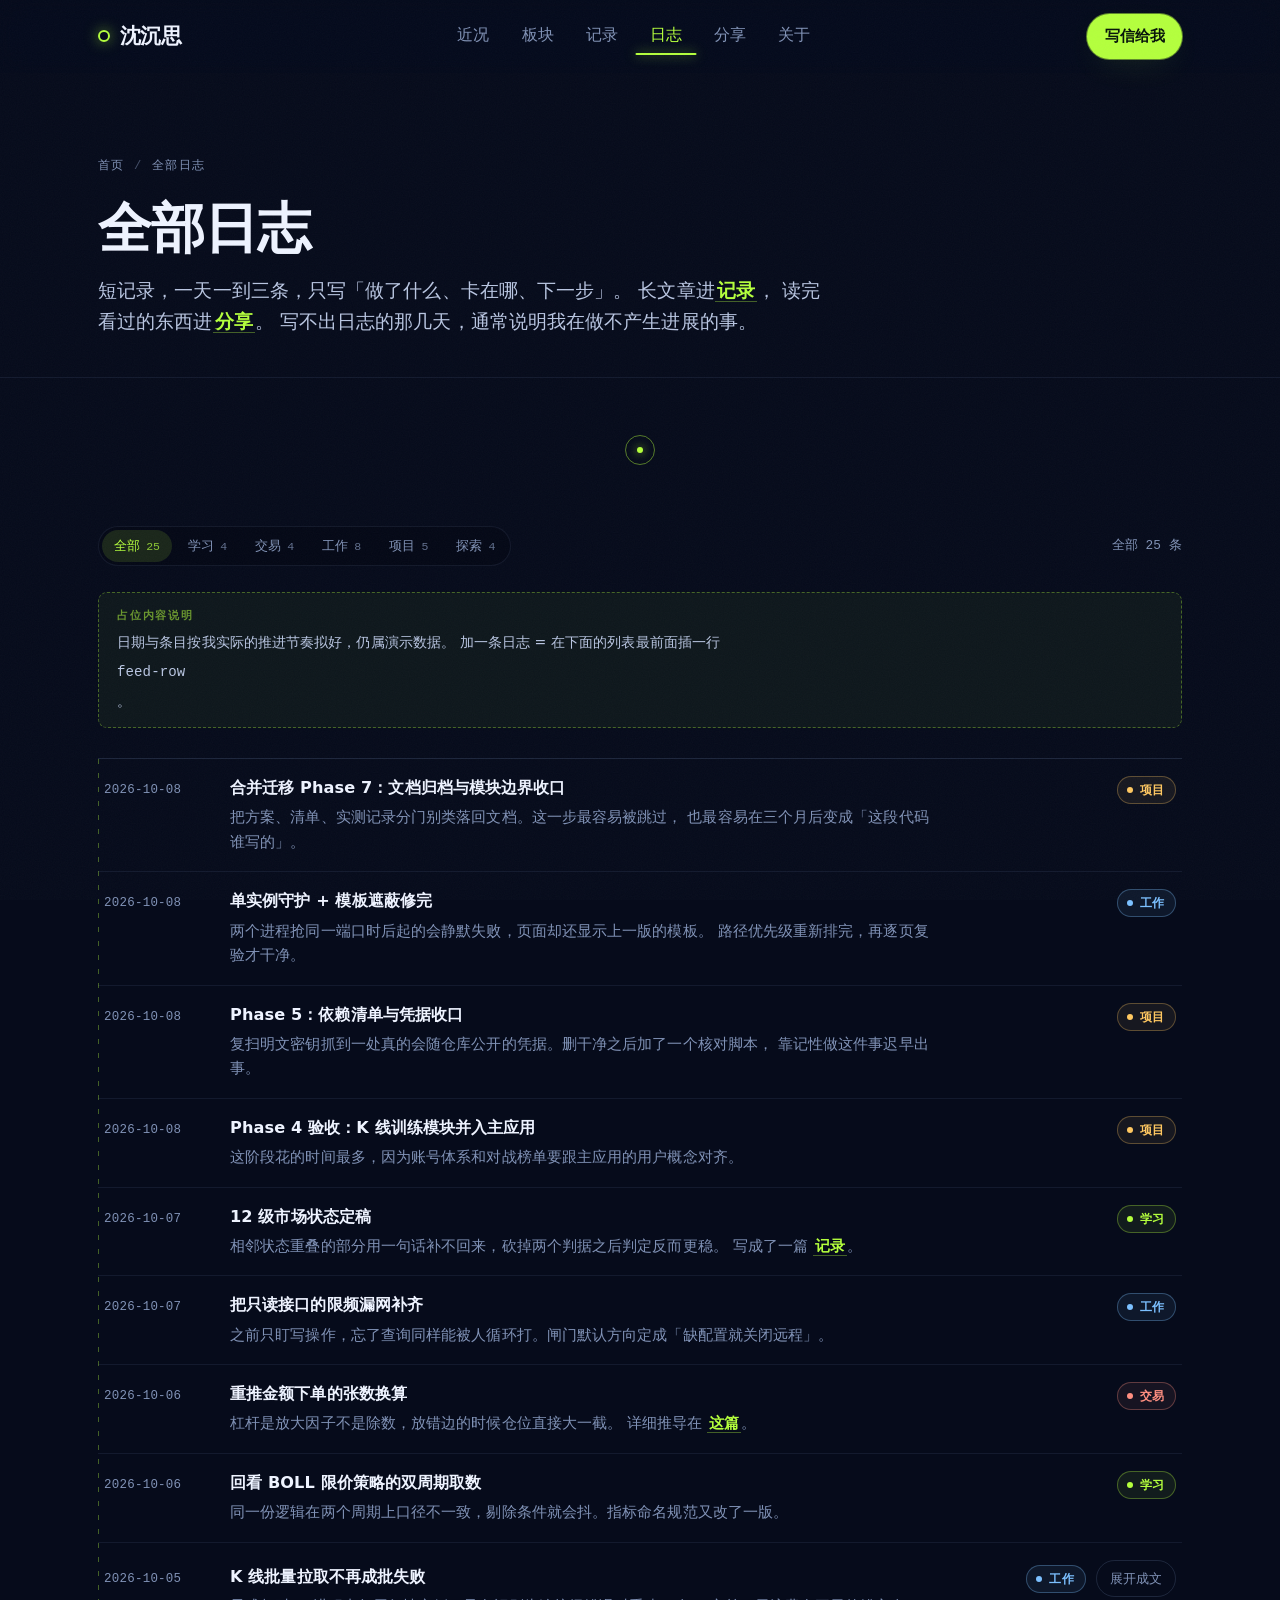
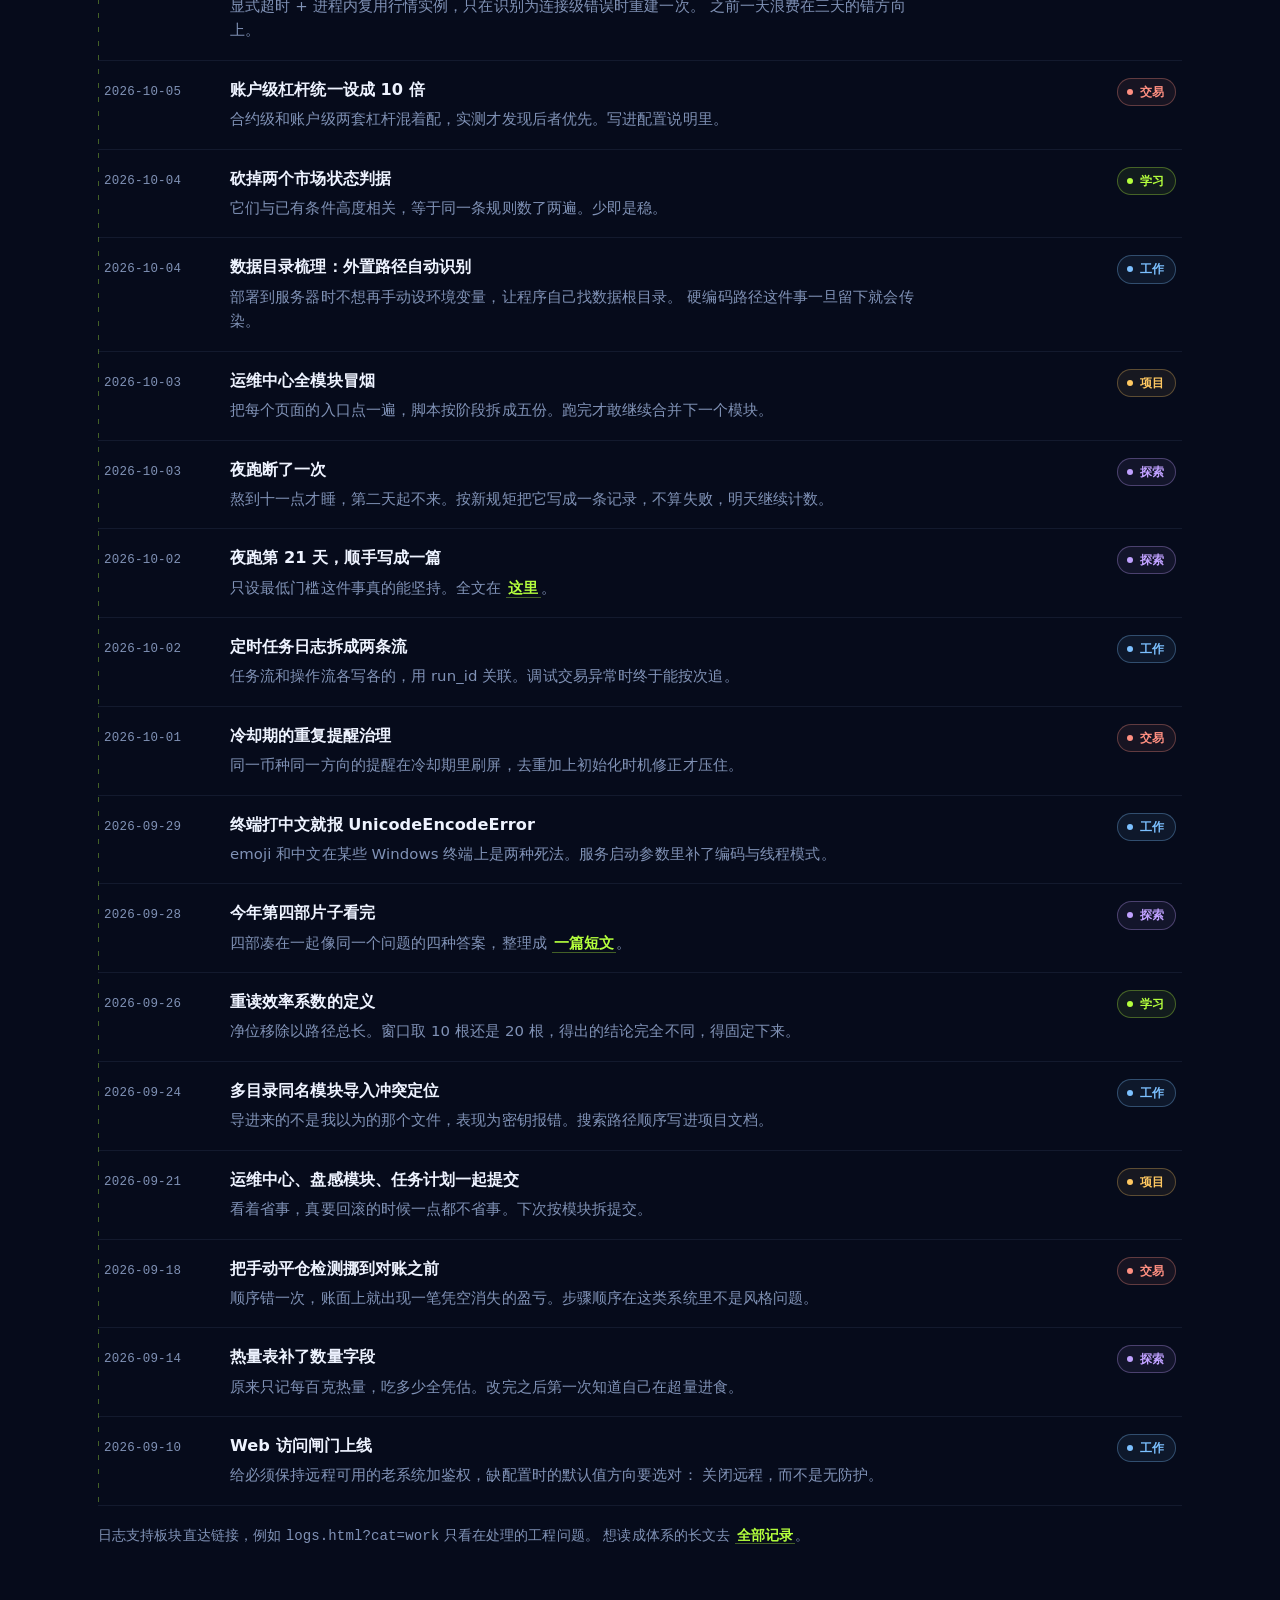
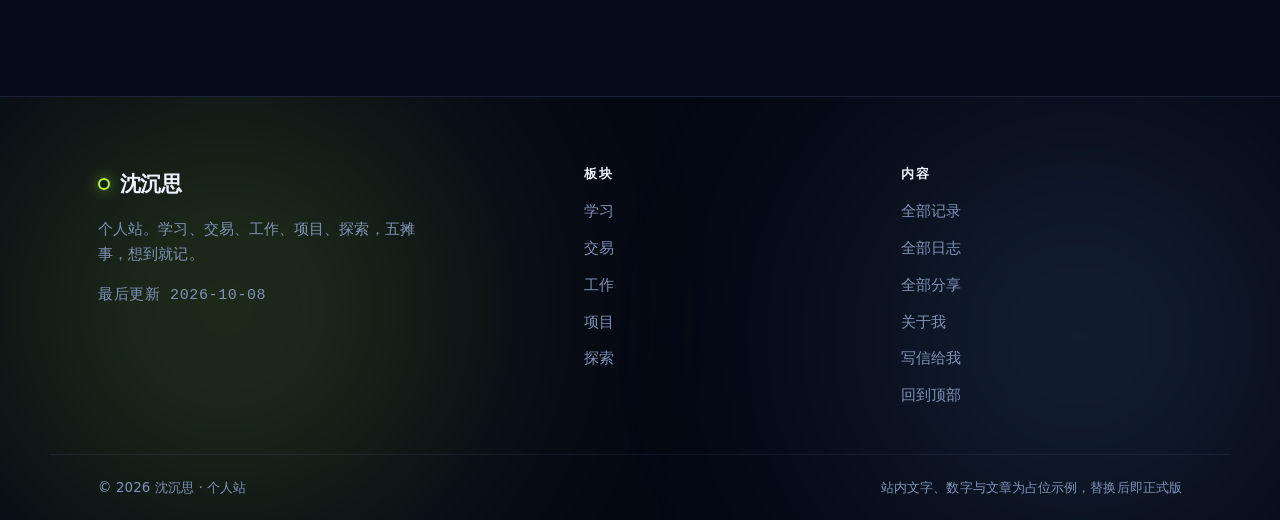
<file: web/logs.html>
<!doctype html>
<html lang="zh-CN">
  <head>
    <meta charset="utf-8" />
    <meta name="viewport" content="width=device-width, initial-scale=1" />
    <title>全部日志 · 沈沉思个人站</title>
    <meta
      name="description"
      content="沈沉思的短日志：一天一条或几条，只记今天做了什么、卡在哪。可按学习、交易、工作、项目、探索五个板块筛选。"
    />
    <meta name="theme-color" content="#060B1B" />
    <link rel="icon" href="./favicon.svg" type="image/svg+xml" />
    <link rel="alternate icon" href="./favicon.ico" />
    <link rel="apple-touch-icon" href="./favicon.png" />
    <link rel="stylesheet" href="./styles.css" />
  </head>
  <body>
    <a class="skip-link" href="#main">跳到主要内容</a>

    <!-- ============ 顶部导航 ============ -->
    <header class="site-header" id="top">
      <div class="shell header-inner">
        <a class="wordmark" href="./index.html" aria-label="返回个人站首页">
          <span class="wordmark-mark" aria-hidden="true"></span>
          <span class="wordmark-text">沈沉思</span>
        </a>

        <nav class="primary-nav" id="primary-nav" aria-label="主导航">
          <a href="./index.html#panel">近况</a>
          <a href="./index.html#shelf">板块</a>
          <a href="./notes.html">记录</a>
          <a href="./logs.html" class="is-current">日志</a>
          <a href="./shares.html">分享</a>
          <a href="./about.html">关于</a>
        </nav>

        <div class="header-actions">
          <a class="btn btn-accent btn-sm" href="./contact.html">写信给我</a>
          <button
            class="nav-toggle"
            type="button"
            id="nav-toggle"
            aria-controls="primary-nav"
            aria-expanded="false"
          >
            <span class="nav-toggle-bars" aria-hidden="true"></span>
            <span class="sr-only">菜单</span>
          </button>
        </div>
      </div>
    </header>

    <main id="main">
      <!-- ============ 内页标题 ============ -->
      <section class="page-head">
        <div class="shell">
          <p class="crumbs">
            <a href="./index.html">首页</a>
            <span class="sep">/</span>
            <span>全部日志</span>
          </p>
          <h1>全部日志</h1>
          <p class="page-lede">
            短记录，一天一到三条，只写「做了什么、卡在哪、下一步」。
            长文章进<a class="inline-link" href="./notes.html">记录</a>，
            读完看过的东西进<a class="inline-link" href="./shares.html">分享</a>。
            写不出日志的那几天，通常说明我在做不产生进展的事。
          </p>
        </div>
      </section>

      <!-- ============ 日志流 + 板块筛选 ============ -->
      <section class="section">
        <div class="shell">
          <div class="list-toolbar reveal">
            <div class="filters" role="tablist" aria-label="按板块筛选日志">
              <button
                class="filter is-active"
                type="button"
                role="tab"
                aria-selected="true"
                data-cat="all"
              >
                全部 <span class="count">25</span>
              </button>
              <button
                class="filter"
                type="button"
                role="tab"
                aria-selected="false"
                data-cat="study"
              >
                学习 <span class="count">4</span>
              </button>
              <button
                class="filter"
                type="button"
                role="tab"
                aria-selected="false"
                data-cat="trade"
              >
                交易 <span class="count">4</span>
              </button>
              <button
                class="filter"
                type="button"
                role="tab"
                aria-selected="false"
                data-cat="work"
              >
                工作 <span class="count">8</span>
              </button>
              <button
                class="filter"
                type="button"
                role="tab"
                aria-selected="false"
                data-cat="project"
              >
                项目 <span class="count">5</span>
              </button>
              <button
                class="filter"
                type="button"
                role="tab"
                aria-selected="false"
                data-cat="explore"
              >
                探索 <span class="count">4</span>
              </button>
            </div>
            <p class="list-count" id="list-count">全部 25 条</p>
          </div>

          <p class="draft-note reveal">
            <strong>占位内容说明</strong>
            日期与条目按我实际的推进节奏拟好，仍属演示数据。
            加一条日志 = 在下面的列表最前面插一行 <code>feed-row</code>。
          </p>

          <div class="feed">
            <article class="feed-row" data-cat="project">
              <p class="feed-date">2026-10-08</p>
              <div class="feed-body">
                <p class="feed-title">合并迁移 Phase 7：文档归档与模块边界收口</p>
                <p class="feed-note">
                  把方案、清单、实测记录分门别类落回文档。这一步最容易被跳过，
                  也最容易在三个月后变成「这段代码谁写的」。
                </p>
              </div>
              <div class="feed-side">
                <span class="cat cat-project">项目</span>
              </div>
            </article>

            <article class="feed-row" data-cat="work">
              <p class="feed-date">2026-10-08</p>
              <div class="feed-body">
                <p class="feed-title">单实例守护 + 模板遮蔽修完</p>
                <p class="feed-note">
                  两个进程抢同一端口时后起的会静默失败，页面却还显示上一版的模板。
                  路径优先级重新排完，再逐页复验才干净。
                </p>
              </div>
              <div class="feed-side">
                <span class="cat cat-work">工作</span>
              </div>
            </article>

            <article class="feed-row" data-cat="project">
              <p class="feed-date">2026-10-08</p>
              <div class="feed-body">
                <p class="feed-title">Phase 5：依赖清单与凭据收口</p>
                <p class="feed-note">
                  复扫明文密钥抓到一处真的会随仓库公开的凭据。删干净之后加了一个核对脚本，
                  靠记性做这件事迟早出事。
                </p>
              </div>
              <div class="feed-side">
                <span class="cat cat-project">项目</span>
              </div>
            </article>

            <article class="feed-row" data-cat="project">
              <p class="feed-date">2026-10-08</p>
              <div class="feed-body">
                <p class="feed-title">Phase 4 验收：K 线训练模块并入主应用</p>
                <p class="feed-note">
                  这阶段花的时间最多，因为账号体系和对战榜单要跟主应用的用户概念对齐。
                </p>
              </div>
              <div class="feed-side">
                <span class="cat cat-project">项目</span>
              </div>
            </article>

            <article class="feed-row" data-cat="study">
              <p class="feed-date">2026-10-07</p>
              <div class="feed-body">
                <p class="feed-title">12 级市场状态定稿</p>
                <p class="feed-note">
                  相邻状态重叠的部分用一句话补不回来，砍掉两个判据之后判定反而更稳。
                  写成了一篇
                  <a class="inline-link" href="./note-market-regime.html">记录</a>。
                </p>
              </div>
              <div class="feed-side">
                <span class="cat cat-study">学习</span>
              </div>
            </article>

            <article class="feed-row" data-cat="work">
              <p class="feed-date">2026-10-07</p>
              <div class="feed-body">
                <p class="feed-title">把只读接口的限频漏网补齐</p>
                <p class="feed-note">
                  之前只盯写操作，忘了查询同样能被人循环打。闸门默认方向定成「缺配置就关闭远程」。
                </p>
              </div>
              <div class="feed-side">
                <span class="cat cat-work">工作</span>
              </div>
            </article>

            <article class="feed-row" data-cat="trade">
              <p class="feed-date">2026-10-06</p>
              <div class="feed-body">
                <p class="feed-title">重推金额下单的张数换算</p>
                <p class="feed-note">
                  杠杆是放大因子不是除数，放错边的时候仓位直接大一截。
                  详细推导在
                  <a class="inline-link" href="./note-trade-sizing.html">这篇</a>。
                </p>
              </div>
              <div class="feed-side">
                <span class="cat cat-trade">交易</span>
              </div>
            </article>

            <article class="feed-row" data-cat="study">
              <p class="feed-date">2026-10-06</p>
              <div class="feed-body">
                <p class="feed-title">回看 BOLL 限价策略的双周期取数</p>
                <p class="feed-note">
                  同一份逻辑在两个周期上口径不一致，剔除条件就会抖。指标命名规范又改了一版。
                </p>
              </div>
              <div class="feed-side">
                <span class="cat cat-study">学习</span>
              </div>
            </article>

            <article class="feed-row" data-cat="work">
              <p class="feed-date">2026-10-05</p>
              <div class="feed-body">
                <p class="feed-title">K 线批量拉取不再成批失败</p>
                <p class="feed-note">
                  显式超时 + 进程内复用行情实例，只在识别为连接级错误时重建一次。
                  之前一天浪费在三天的错方向上。
                </p>
              </div>
              <div class="feed-side">
                <span class="cat cat-work">工作</span>
                <a class="btn-tiny" href="./note-kline-http2.html">展开成文</a>
              </div>
            </article>

            <article class="feed-row" data-cat="trade">
              <p class="feed-date">2026-10-05</p>
              <div class="feed-body">
                <p class="feed-title">账户级杠杆统一设成 10 倍</p>
                <p class="feed-note">
                  合约级和账户级两套杠杆混着配，实测才发现后者优先。写进配置说明里。
                </p>
              </div>
              <div class="feed-side">
                <span class="cat cat-trade">交易</span>
              </div>
            </article>

            <article class="feed-row" data-cat="study">
              <p class="feed-date">2026-10-04</p>
              <div class="feed-body">
                <p class="feed-title">砍掉两个市场状态判据</p>
                <p class="feed-note">
                  它们与已有条件高度相关，等于同一条规则数了两遍。少即是稳。
                </p>
              </div>
              <div class="feed-side">
                <span class="cat cat-study">学习</span>
              </div>
            </article>

            <article class="feed-row" data-cat="work">
              <p class="feed-date">2026-10-04</p>
              <div class="feed-body">
                <p class="feed-title">数据目录梳理：外置路径自动识别</p>
                <p class="feed-note">
                  部署到服务器时不想再手动设环境变量，让程序自己找数据根目录。
                  硬编码路径这件事一旦留下就会传染。
                </p>
              </div>
              <div class="feed-side">
                <span class="cat cat-work">工作</span>
              </div>
            </article>

            <article class="feed-row" data-cat="project">
              <p class="feed-date">2026-10-03</p>
              <div class="feed-body">
                <p class="feed-title">运维中心全模块冒烟</p>
                <p class="feed-note">
                  把每个页面的入口点一遍，脚本按阶段拆成五份。跑完才敢继续合并下一个模块。
                </p>
              </div>
              <div class="feed-side">
                <span class="cat cat-project">项目</span>
              </div>
            </article>

            <article class="feed-row" data-cat="explore">
              <p class="feed-date">2026-10-03</p>
              <div class="feed-body">
                <p class="feed-title">夜跑断了一次</p>
                <p class="feed-note">
                  熬到十一点才睡，第二天起不来。按新规矩把它写成一条记录，不算失败，明天继续计数。
                </p>
              </div>
              <div class="feed-side">
                <span class="cat cat-explore">探索</span>
              </div>
            </article>

            <article class="feed-row" data-cat="explore">
              <p class="feed-date">2026-10-02</p>
              <div class="feed-body">
                <p class="feed-title">夜跑第 21 天，顺手写成一篇</p>
                <p class="feed-note">
                  只设最低门槛这件事真的能坚持。全文在
                  <a class="inline-link" href="./note-night-run.html">这里</a>。
                </p>
              </div>
              <div class="feed-side">
                <span class="cat cat-explore">探索</span>
              </div>
            </article>

            <article class="feed-row" data-cat="work">
              <p class="feed-date">2026-10-02</p>
              <div class="feed-body">
                <p class="feed-title">定时任务日志拆成两条流</p>
                <p class="feed-note">
                  任务流和操作流各写各的，用 run_id 关联。调试交易异常时终于能按次追。
                </p>
              </div>
              <div class="feed-side">
                <span class="cat cat-work">工作</span>
              </div>
            </article>

            <article class="feed-row" data-cat="trade">
              <p class="feed-date">2026-10-01</p>
              <div class="feed-body">
                <p class="feed-title">冷却期的重复提醒治理</p>
                <p class="feed-note">
                  同一币种同一方向的提醒在冷却期里刷屏，去重加上初始化时机修正才压住。
                </p>
              </div>
              <div class="feed-side">
                <span class="cat cat-trade">交易</span>
              </div>
            </article>

            <article class="feed-row" data-cat="work">
              <p class="feed-date">2026-09-29</p>
              <div class="feed-body">
                <p class="feed-title">终端打中文就报 UnicodeEncodeError</p>
                <p class="feed-note">
                  emoji 和中文在某些 Windows 终端上是两种死法。服务启动参数里补了编码与线程模式。
                </p>
              </div>
              <div class="feed-side">
                <span class="cat cat-work">工作</span>
              </div>
            </article>

            <article class="feed-row" data-cat="explore">
              <p class="feed-date">2026-09-28</p>
              <div class="feed-body">
                <p class="feed-title">今年第四部片子看完</p>
                <p class="feed-note">
                  四部凑在一起像同一个问题的四种答案，整理成
                  <a class="inline-link" href="./note-four-films.html">一篇短文</a>。
                </p>
              </div>
              <div class="feed-side">
                <span class="cat cat-explore">探索</span>
              </div>
            </article>

            <article class="feed-row" data-cat="study">
              <p class="feed-date">2026-09-26</p>
              <div class="feed-body">
                <p class="feed-title">重读效率系数的定义</p>
                <p class="feed-note">
                  净位移除以路径总长。窗口取 10 根还是 20 根，得出的结论完全不同，得固定下来。
                </p>
              </div>
              <div class="feed-side">
                <span class="cat cat-study">学习</span>
              </div>
            </article>

            <article class="feed-row" data-cat="work">
              <p class="feed-date">2026-09-24</p>
              <div class="feed-body">
                <p class="feed-title">多目录同名模块导入冲突定位</p>
                <p class="feed-note">
                  导进来的不是我以为的那个文件，表现为密钥报错。搜索路径顺序写进项目文档。
                </p>
              </div>
              <div class="feed-side">
                <span class="cat cat-work">工作</span>
              </div>
            </article>

            <article class="feed-row" data-cat="project">
              <p class="feed-date">2026-09-21</p>
              <div class="feed-body">
                <p class="feed-title">运维中心、盘感模块、任务计划一起提交</p>
                <p class="feed-note">
                  看着省事，真要回滚的时候一点都不省事。下次按模块拆提交。
                </p>
              </div>
              <div class="feed-side">
                <span class="cat cat-project">项目</span>
              </div>
            </article>

            <article class="feed-row" data-cat="trade">
              <p class="feed-date">2026-09-18</p>
              <div class="feed-body">
                <p class="feed-title">把手动平仓检测挪到对账之前</p>
                <p class="feed-note">
                  顺序错一次，账面上就出现一笔凭空消失的盈亏。步骤顺序在这类系统里不是风格问题。
                </p>
              </div>
              <div class="feed-side">
                <span class="cat cat-trade">交易</span>
              </div>
            </article>

            <article class="feed-row" data-cat="explore">
              <p class="feed-date">2026-09-14</p>
              <div class="feed-body">
                <p class="feed-title">热量表补了数量字段</p>
                <p class="feed-note">
                  原来只记每百克热量，吃多少全凭估。改完之后第一次知道自己在超量进食。
                </p>
              </div>
              <div class="feed-side">
                <span class="cat cat-explore">探索</span>
              </div>
            </article>

            <article class="feed-row" data-cat="work">
              <p class="feed-date">2026-09-10</p>
              <div class="feed-body">
                <p class="feed-title">Web 访问闸门上线</p>
                <p class="feed-note">
                  给必须保持远程可用的老系统加鉴权，缺配置时的默认值方向要选对：
                  关闭远程，而不是无防护。
                </p>
              </div>
              <div class="feed-side">
                <span class="cat cat-work">工作</span>
              </div>
            </article>
          </div>

          <p class="feed-empty" id="list-empty" hidden>该板块下还没有日志。</p>

          <p class="preview-caption reveal">
            日志支持板块直达链接，例如 <code>logs.html?cat=work</code> 只看在处理的工程问题。
            想读成体系的长文去
            <a class="inline-link" href="./notes.html">全部记录</a>。
          </p>
        </div>
      </section>
    </main>

    <!-- ============ 页脚 ============ -->
    <footer class="site-footer">
      <div class="shell footer-inner">
        <div class="footer-brand">
          <a class="wordmark" href="./index.html" aria-label="返回首页">
            <span class="wordmark-mark" aria-hidden="true"></span>
            <span class="wordmark-text">沈沉思</span>
          </a>
          <p>个人站。学习、交易、工作、项目、探索，五摊事，想到就记。</p>
          <p class="footer-note">最后更新 2026-10-08</p>
        </div>

        <nav class="footer-links" aria-label="页脚板块导航">
          <h3>板块</h3>
          <a href="./notes.html?cat=study">学习</a>
          <a href="./notes.html?cat=trade">交易</a>
          <a href="./notes.html?cat=work">工作</a>
          <a href="./notes.html?cat=project">项目</a>
          <a href="./notes.html?cat=explore">探索</a>
        </nav>

        <div class="footer-links">
          <h3>内容</h3>
          <a href="./notes.html">全部记录</a>
          <a href="./logs.html">全部日志</a>
          <a href="./shares.html">全部分享</a>
          <a href="./about.html">关于我</a>
          <a href="./contact.html">写信给我</a>
          <a href="#top">回到顶部</a>
        </div>
      </div>
      <div class="shell footer-bottom">
        <p>© 2026 沈沉思 · 个人站</p>
        <p>站内文字、数字与文章为占位示例，替换后即正式版</p>
      </div>
    </footer>

    <script src="./script.js"></script>
  </body>
</html>
</file>
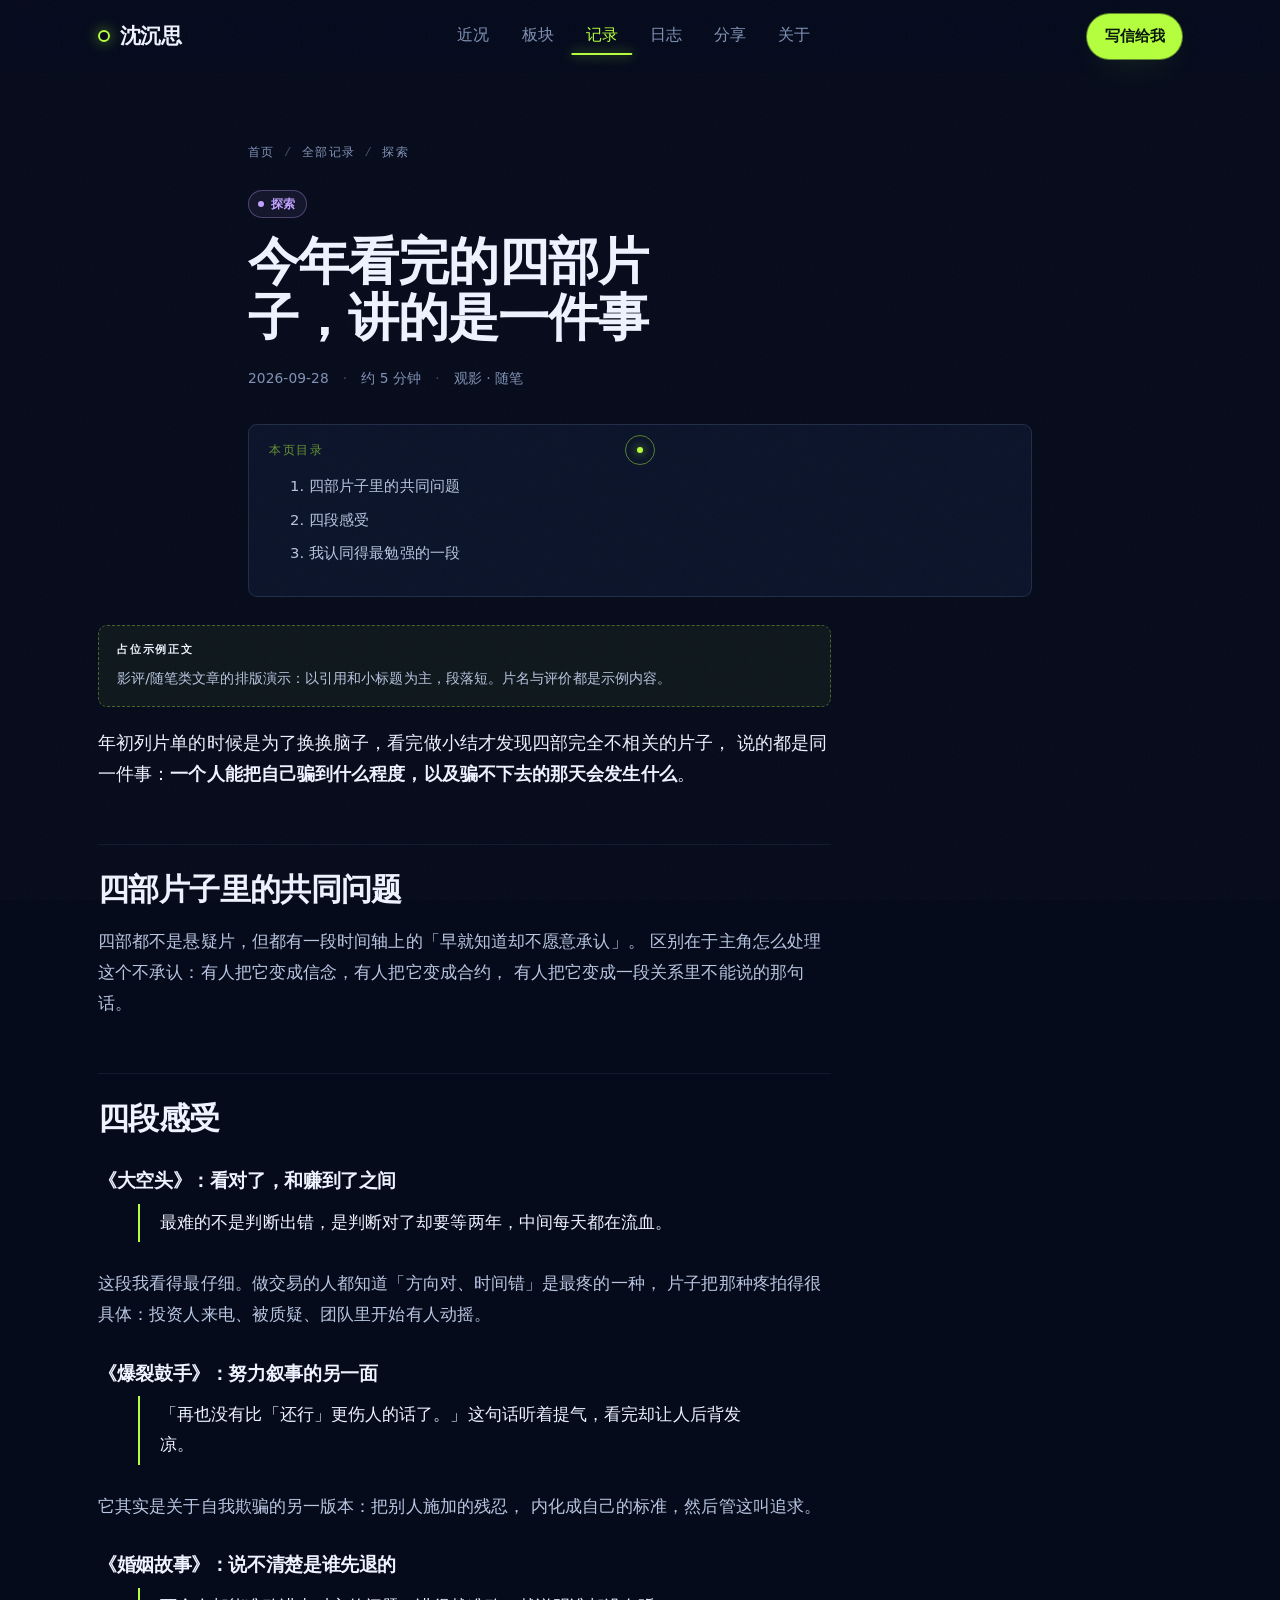
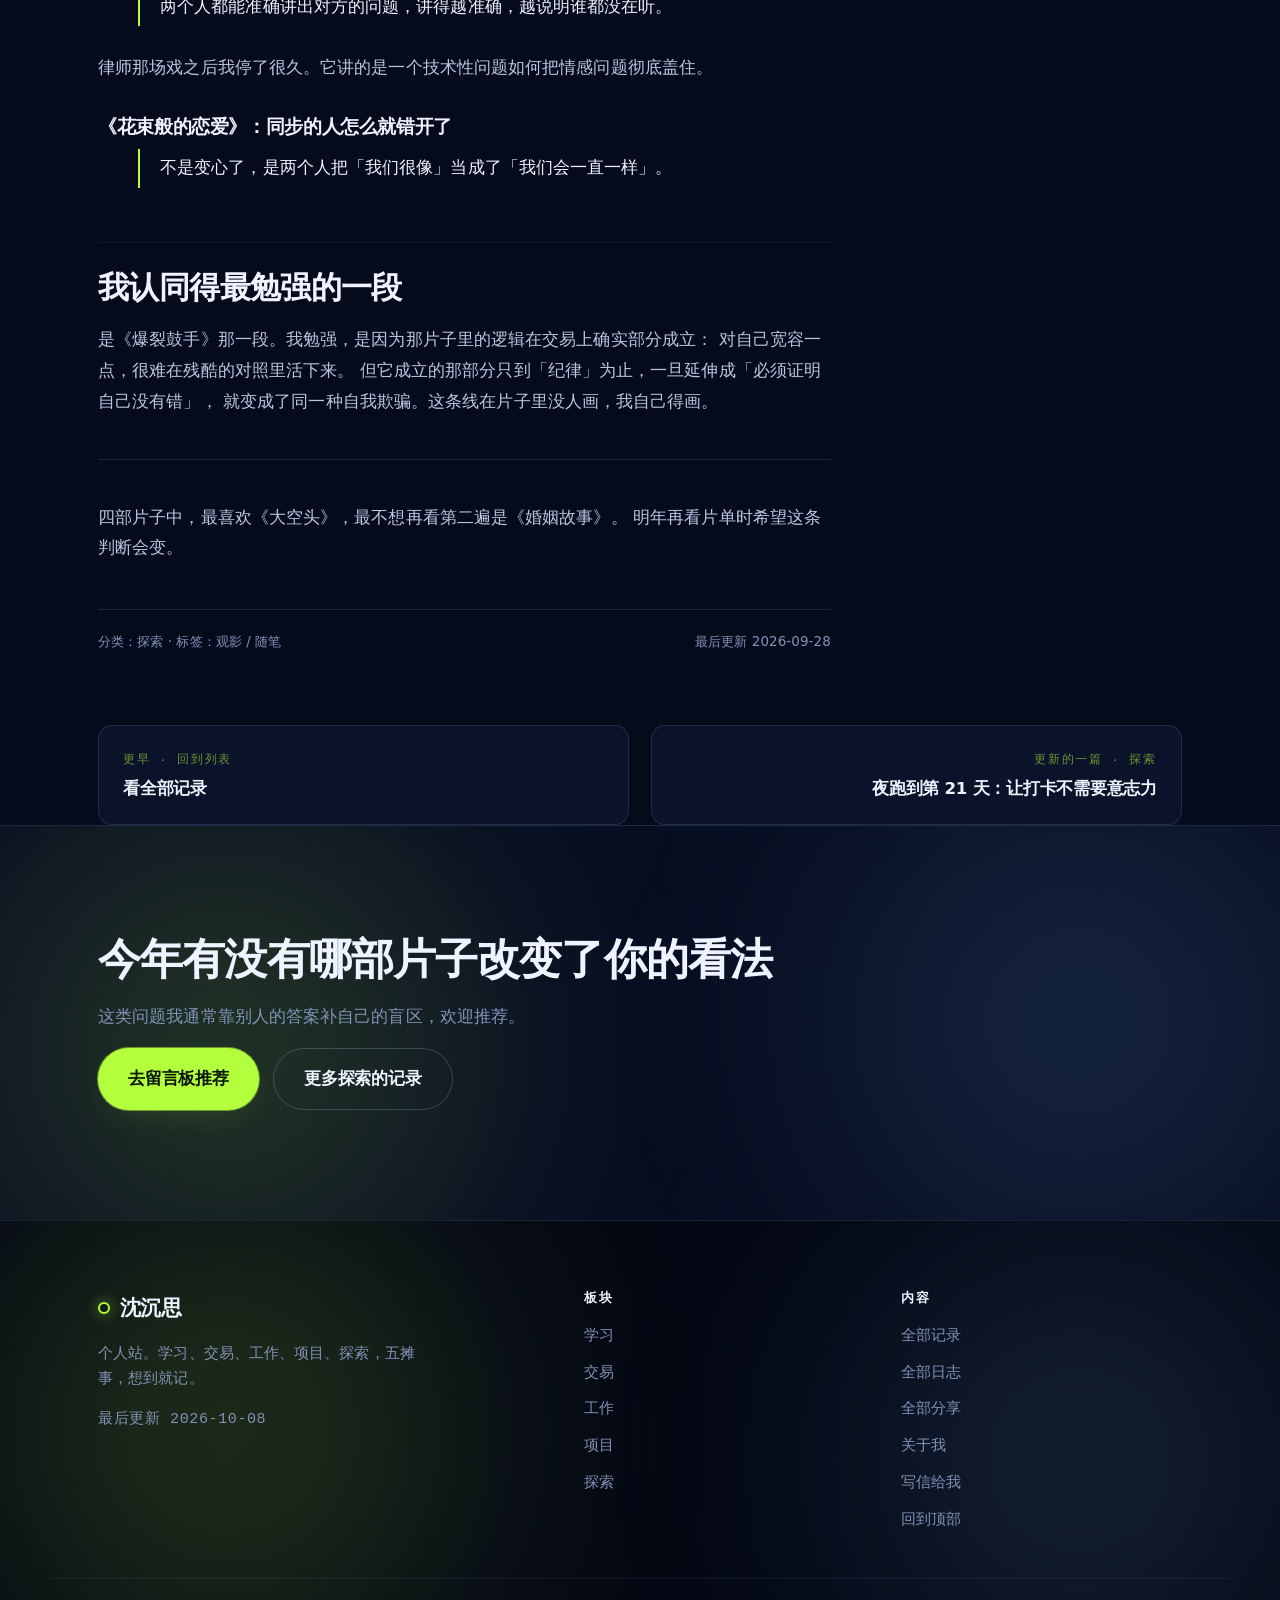
<file: web/note-four-films.html>
<!doctype html>
<html lang="zh-CN">
  <head>
    <meta charset="utf-8" />
    <meta name="viewport" content="width=device-width, initial-scale=1" />
    <title>今年看完的四部片子，讲的是一件事 · 探索 · 沈沉思个人站</title>
    <meta
      name="description"
      content="看完才发现它们都在问同一个问题：一个人能把自己骗到什么程度。顺手记了四段感受，以及哪一段我认同得最勉强。"
    />
    <meta name="theme-color" content="#060B1B" />
    <link rel="icon" href="./favicon.svg" type="image/svg+xml" />
    <link rel="alternate icon" href="./favicon.ico" />
    <link rel="apple-touch-icon" href="./favicon.png" />
    <link rel="stylesheet" href="./styles.css" />
  </head>
  <body>
    <div class="reading-bar" aria-hidden="true"></div>
    <a class="skip-link" href="#main">跳到主要内容</a>

    <header class="site-header" id="top">
      <div class="shell header-inner">
        <a class="wordmark" href="./index.html" aria-label="返回个人站首页">
          <span class="wordmark-mark" aria-hidden="true"></span>
          <span class="wordmark-text">沈沉思</span>
        </a>

        <nav class="primary-nav" id="primary-nav" aria-label="主导航">
          <a href="./index.html#panel">近况</a>
          <a href="./index.html#shelf">板块</a>
          <a href="./notes.html" class="is-current">记录</a>
          <a href="./logs.html">日志</a>
          <a href="./shares.html">分享</a>
          <a href="./about.html">关于</a>
        </nav>

        <div class="header-actions">
          <a class="btn btn-accent btn-sm" href="./contact.html">写信给我</a>
          <button
            class="nav-toggle"
            type="button"
            id="nav-toggle"
            aria-controls="primary-nav"
            aria-expanded="false"
          >
            <span class="nav-toggle-bars" aria-hidden="true"></span>
            <span class="sr-only">菜单</span>
          </button>
        </div>
      </div>
    </header>

    <main id="main">
      <article class="post">
        <header class="post-head">
          <div class="shell shell-narrow">
            <p class="crumbs">
              <a href="./index.html">首页</a>
              <span class="sep">/</span>
              <a href="./notes.html">全部记录</a>
              <span class="sep">/</span>
              <a href="./notes.html?cat=explore">探索</a>
            </p>

            <span class="cat cat-explore">探索</span>
            <h1>今年看完的四部片子，讲的是一件事</h1>

            <div class="post-meta">
              <time datetime="2026-09-28">2026-09-28</time>
              <span class="sep">·</span>
              <span>约 5 分钟</span>
              <span class="sep">·</span>
              <span>观影 · 随笔</span>
            </div>

            <nav class="toc" aria-label="本页目录">
              <p class="ai-label">本页目录</p>
              <ol>
                <li><a href="#one">四部片子里的共同问题</a></li>
                <li><a href="#notes">四段感受</a></li>
                <li><a href="#reluctant">我认同得最勉强的一段</a></li>
              </ol>
            </nav>
          </div>
        </header>

        <div class="shell">
          <div class="prose">
            <p class="draft-note">
              <strong>占位示例正文</strong>
              影评/随笔类文章的排版演示：以引用和小标题为主，段落短。片名与评价都是示例内容。
            </p>

            <p class="lead">
              年初列片单的时候是为了换换脑子，看完做小结才发现四部完全不相关的片子，
              说的都是同一件事：<strong>一个人能把自己骗到什么程度，以及骗不下去的那天会发生什么</strong>。
            </p>

            <h2 id="one">四部片子里的共同问题</h2>
            <p>
              四部都不是悬疑片，但都有一段时间轴上的「早就知道却不愿意承认」。
              区别在于主角怎么处理这个不承认：有人把它变成信念，有人把它变成合约，
              有人把它变成一段关系里不能说的那句话。
            </p>

            <h2 id="notes">四段感受</h2>
            <h3>《大空头》：看对了，和赚到了之间</h3>
            <blockquote>
              <p>最难的不是判断出错，是判断对了却要等两年，中间每天都在流血。</p>
            </blockquote>
            <p>
              这段我看得最仔细。做交易的人都知道「方向对、时间错」是最疼的一种，
              片子把那种疼拍得很具体：投资人来电、被质疑、团队里开始有人动摇。
            </p>

            <h3>《爆裂鼓手》：努力叙事的另一面</h3>
            <blockquote>
              <p>「再也没有比「还行」更伤人的话了。」这句话听着提气，看完却让人后背发凉。</p>
            </blockquote>
            <p>
              它其实是关于自我欺骗的另一版本：把别人施加的残忍，
              内化成自己的标准，然后管这叫追求。
            </p>

            <h3>《婚姻故事》：说不清楚是谁先退的</h3>
            <blockquote>
              <p>两个人都能准确讲出对方的问题，讲得越准确，越说明谁都没在听。</p>
            </blockquote>
            <p>
              律师那场戏之后我停了很久。它讲的是一个技术性问题如何把情感问题彻底盖住。
            </p>

            <h3>《花束般的恋爱》：同步的人怎么就错开了</h3>
            <blockquote>
              <p>不是变心了，是两个人把「我们很像」当成了「我们会一直一样」。</p>
            </blockquote>

            <h2 id="reluctant">我认同得最勉强的一段</h2>
            <p>
              是《爆裂鼓手》那一段。我勉强，是因为那片子里的逻辑在交易上确实部分成立：
              对自己宽容一点，很难在残酷的对照里活下来。
              但它成立的那部分只到「纪律」为止，一旦延伸成「必须证明自己没有错」，
              就变成了同一种自我欺骗。这条线在片子里没人画，我自己得画。
            </p>

            <hr />

            <p>
              四部片子中，最喜欢《大空头》，最不想再看第二遍是《婚姻故事》。
              明年再看片单时希望这条判断会变。
            </p>

            <p class="post-foot">
              <span>分类：探索 · 标签：观影 / 随笔</span>
              <span>最后更新 2026-09-28</span>
            </p>
          </div>

          <nav class="pager" aria-label="相邻文章">
            <a class="pager-card" href="./notes.html">
              <span class="pager-label">更早 · 回到列表</span>
              <span class="pager-title">看全部记录</span>
            </a>
            <a class="pager-card is-next" href="./note-night-run.html">
              <span class="pager-label">更新的一篇 · 探索</span>
              <span class="pager-title">夜跑到第 21 天：让打卡不需要意志力</span>
            </a>
          </nav>
        </div>
      </article>

      <section class="closing">
        <div class="shell closing-inner reveal">
          <h2>今年有没有哪部片子改变了你的看法</h2>
          <p>这类问题我通常靠别人的答案补自己的盲区，欢迎推荐。</p>
          <div class="hero-actions">
            <a class="btn btn-accent btn-lg" href="./contact.html">去留言板推荐</a>
            <a class="btn btn-ghost btn-lg" href="./notes.html?cat=explore">更多探索的记录</a>
          </div>
        </div>
      </section>
    </main>

    <footer class="site-footer">
      <div class="shell footer-inner">
        <div class="footer-brand">
          <a class="wordmark" href="./index.html" aria-label="返回首页">
            <span class="wordmark-mark" aria-hidden="true"></span>
            <span class="wordmark-text">沈沉思</span>
          </a>
          <p>个人站。学习、交易、工作、项目、探索，五摊事，想到就记。</p>
          <p class="footer-note">最后更新 2026-10-08</p>
        </div>

        <nav class="footer-links" aria-label="页脚板块导航">
          <h3>板块</h3>
          <a href="./notes.html?cat=study">学习</a>
          <a href="./notes.html?cat=trade">交易</a>
          <a href="./notes.html?cat=work">工作</a>
          <a href="./notes.html?cat=project">项目</a>
          <a href="./notes.html?cat=explore">探索</a>
        </nav>

        <div class="footer-links">
          <h3>内容</h3>
          <a href="./notes.html">全部记录</a>
          <a href="./logs.html">全部日志</a>
          <a href="./shares.html">全部分享</a>
          <a href="./about.html">关于我</a>
          <a href="./contact.html">写信给我</a>
          <a href="#top">回到顶部</a>
        </div>
      </div>
      <div class="shell footer-bottom">
        <p>© 2026 沈沉思 · 个人站</p>
        <p>站内文字、数字与文章为占位示例，替换后即正式版</p>
      </div>
    </footer>

    <script src="./script.js"></script>
  </body>
</html>
</file>
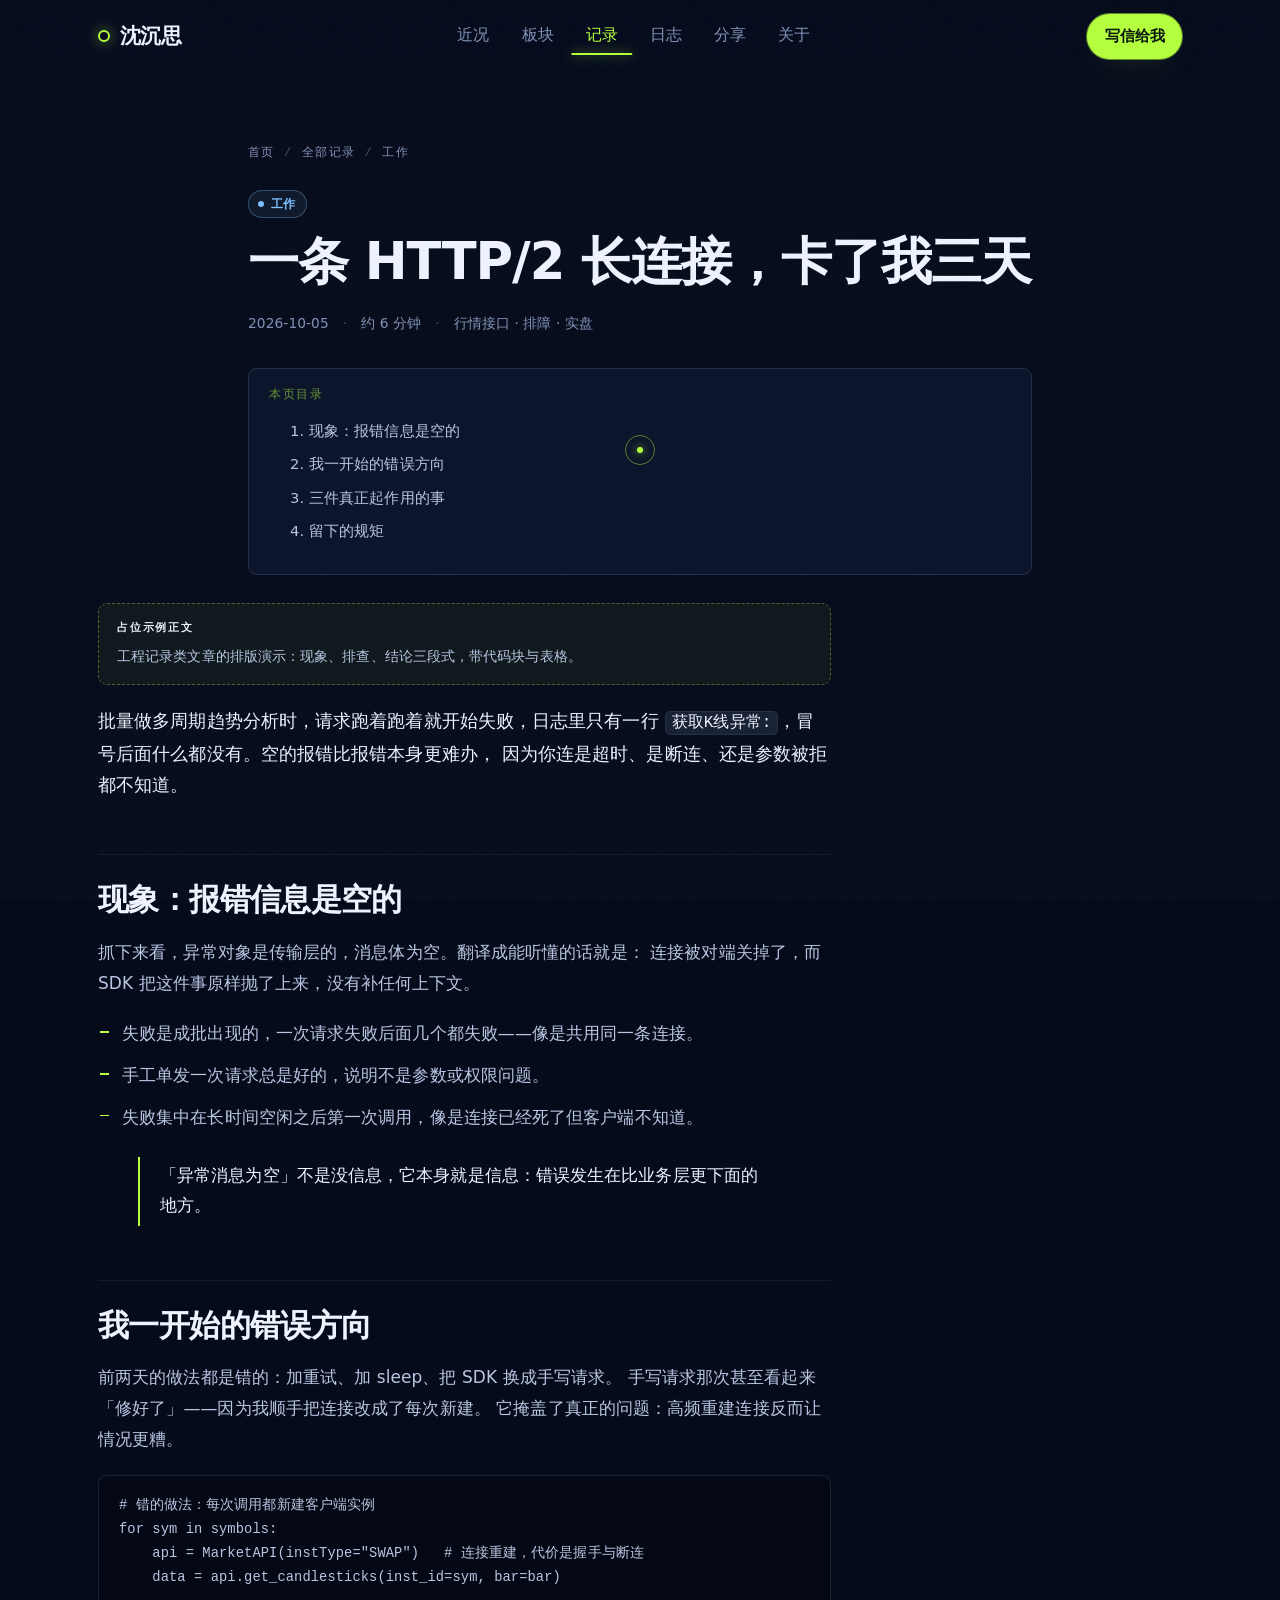
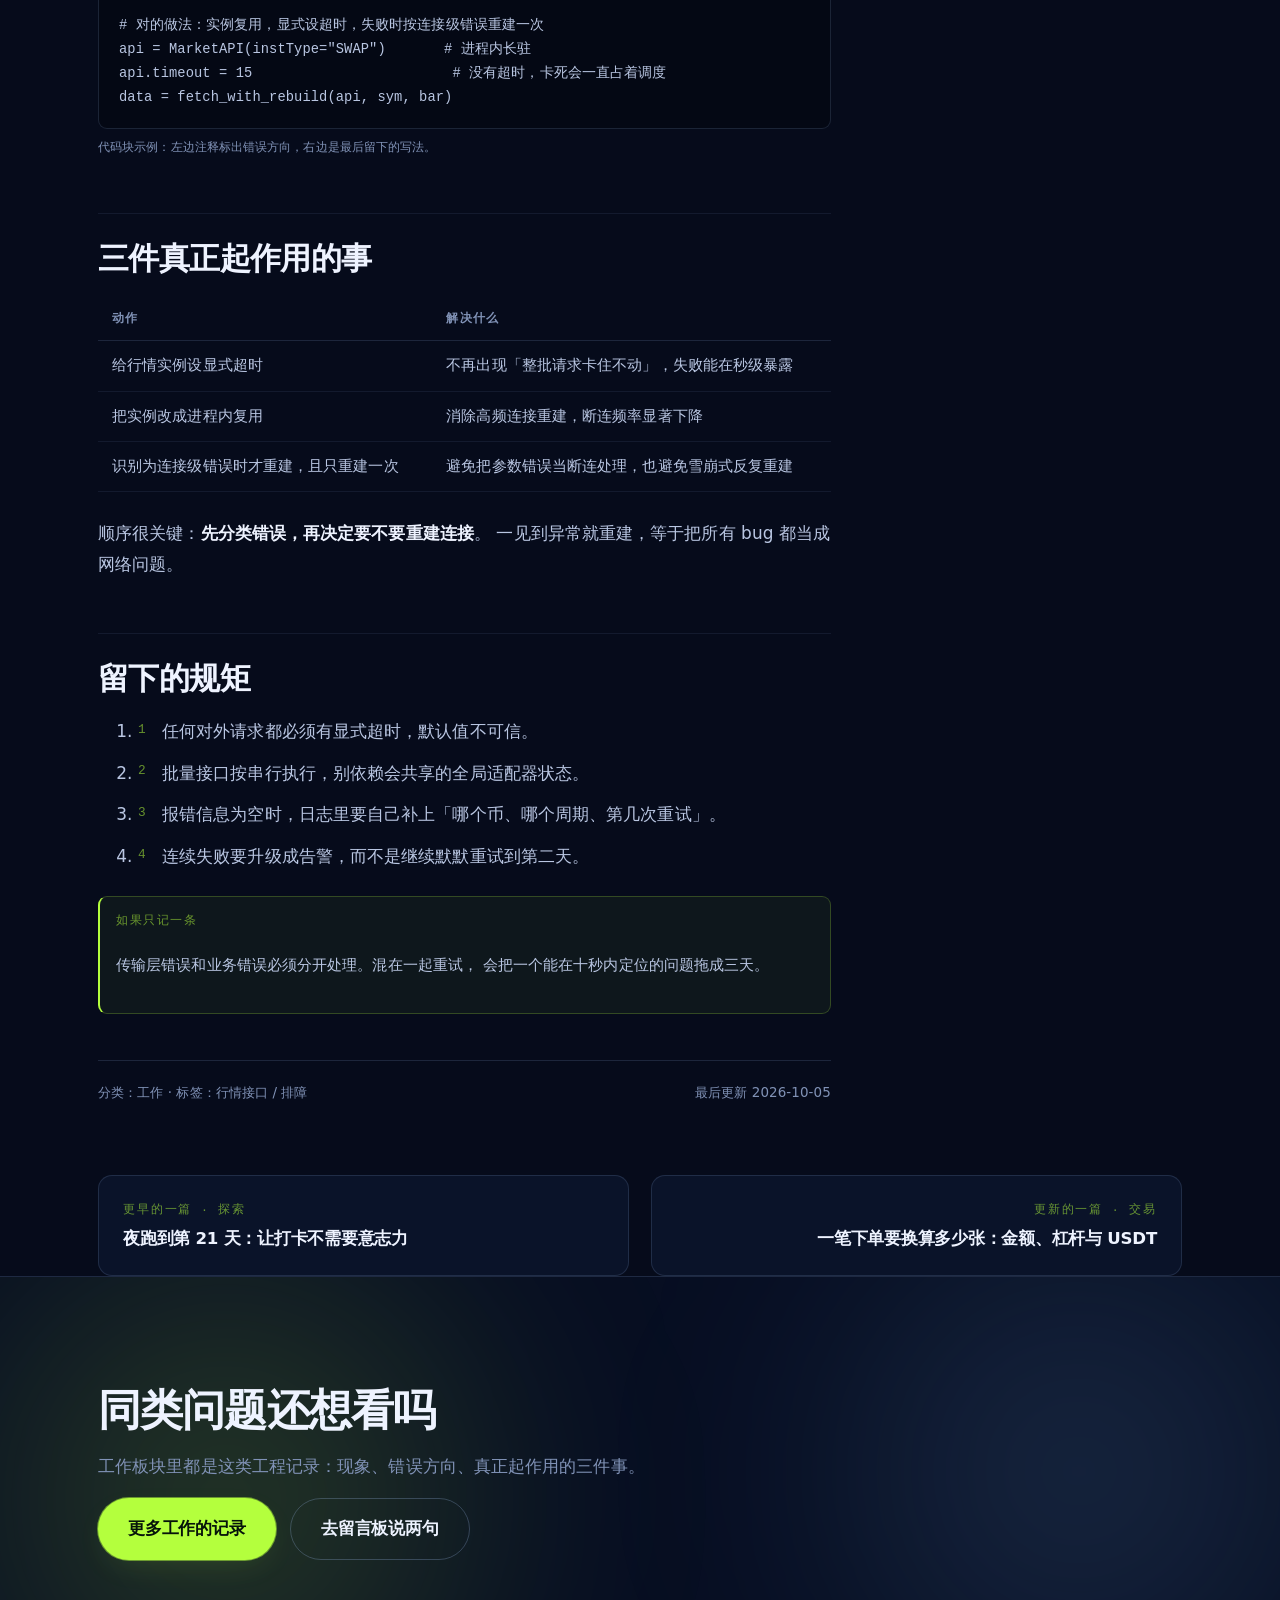
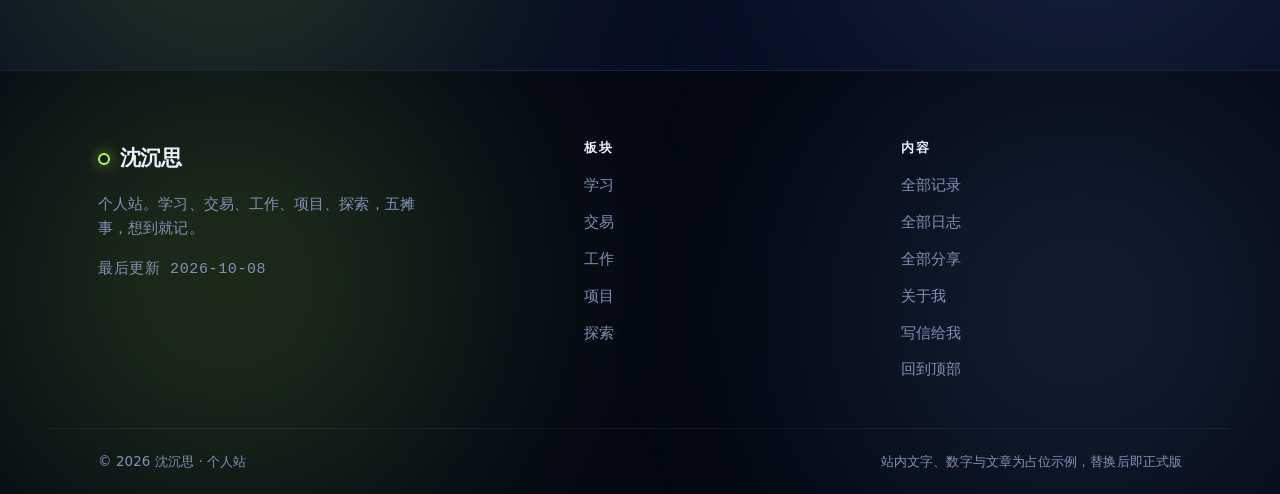
<file: web/note-kline-http2.html>
<!doctype html>
<html lang="zh-CN">
  <head>
    <meta charset="utf-8" />
    <meta name="viewport" content="width=device-width, initial-scale=1" />
    <title>一条 HTTP/2 长连接，卡了我三天 · 工作 · 沈沉思个人站</title>
    <meta
      name="description"
      content="K 线拉取时断时续，报错信息是空的。问题不在策略里，在 SDK 怎么复用连接、超时没设，以及「异常消息为空」到底意味着什么。"
    />
    <meta name="theme-color" content="#060B1B" />
    <link rel="icon" href="./favicon.svg" type="image/svg+xml" />
    <link rel="alternate icon" href="./favicon.ico" />
    <link rel="apple-touch-icon" href="./favicon.png" />
    <link rel="stylesheet" href="./styles.css" />
  </head>
  <body>
    <div class="reading-bar" aria-hidden="true"></div>
    <a class="skip-link" href="#main">跳到主要内容</a>

    <header class="site-header" id="top">
      <div class="shell header-inner">
        <a class="wordmark" href="./index.html" aria-label="返回个人站首页">
          <span class="wordmark-mark" aria-hidden="true"></span>
          <span class="wordmark-text">沈沉思</span>
        </a>

        <nav class="primary-nav" id="primary-nav" aria-label="主导航">
          <a href="./index.html#panel">近况</a>
          <a href="./index.html#shelf">板块</a>
          <a href="./notes.html" class="is-current">记录</a>
          <a href="./logs.html">日志</a>
          <a href="./shares.html">分享</a>
          <a href="./about.html">关于</a>
        </nav>

        <div class="header-actions">
          <a class="btn btn-accent btn-sm" href="./contact.html">写信给我</a>
          <button
            class="nav-toggle"
            type="button"
            id="nav-toggle"
            aria-controls="primary-nav"
            aria-expanded="false"
          >
            <span class="nav-toggle-bars" aria-hidden="true"></span>
            <span class="sr-only">菜单</span>
          </button>
        </div>
      </div>
    </header>

    <main id="main">
      <article class="post">
        <header class="post-head">
          <div class="shell shell-narrow">
            <p class="crumbs">
              <a href="./index.html">首页</a>
              <span class="sep">/</span>
              <a href="./notes.html">全部记录</a>
              <span class="sep">/</span>
              <a href="./notes.html?cat=work">工作</a>
            </p>

            <span class="cat cat-work">工作</span>
            <h1>一条 HTTP/2 长连接，卡了我三天</h1>

            <div class="post-meta">
              <time datetime="2026-10-05">2026-10-05</time>
              <span class="sep">·</span>
              <span>约 6 分钟</span>
              <span class="sep">·</span>
              <span>行情接口 · 排障 · 实盘</span>
            </div>

            <nav class="toc" aria-label="本页目录">
              <p class="ai-label">本页目录</p>
              <ol>
                <li><a href="#symptom">现象：报错信息是空的</a></li>
                <li><a href="#wrong">我一开始的错误方向</a></li>
                <li><a href="#fix">三件真正起作用的事</a></li>
                <li><a href="#rule">留下的规矩</a></li>
              </ol>
            </nav>
          </div>
        </header>

        <div class="shell">
          <div class="prose">
            <p class="draft-note">
              <strong>占位示例正文</strong>
              工程记录类文章的排版演示：现象、排查、结论三段式，带代码块与表格。
            </p>

            <p class="lead">
              批量做多周期趋势分析时，请求跑着跑着就开始失败，日志里只有一行
              <code>获取K线异常:</code>，冒号后面什么都没有。空的报错比报错本身更难办，
              因为你连是超时、是断连、还是参数被拒都不知道。
            </p>

            <h2 id="symptom">现象：报错信息是空的</h2>
            <p>
              抓下来看，异常对象是传输层的，消息体为空。翻译成能听懂的话就是：
              连接被对端关掉了，而 SDK 把这件事原样抛了上来，没有补任何上下文。
            </p>
            <ul>
              <li>失败是成批出现的，一次请求失败后面几个都失败——像是共用同一条连接。</li>
              <li>手工单发一次请求总是好的，说明不是参数或权限问题。</li>
              <li>失败集中在长时间空闲之后第一次调用，像是连接已经死了但客户端不知道。</li>
            </ul>

            <blockquote>
              <p>
                「异常消息为空」不是没信息，它本身就是信息：错误发生在比业务层更下面的地方。
              </p>
            </blockquote>

            <h2 id="wrong">我一开始的错误方向</h2>
            <p>
              前两天的做法都是错的：加重试、加 sleep、把 SDK 换成手写请求。
              手写请求那次甚至看起来「修好了」——因为我顺手把连接改成了每次新建。
              它掩盖了真正的问题：高频重建连接反而让情况更糟。
            </p>

            <pre><code># 错的做法：每次调用都新建客户端实例
for sym in symbols:
    api = MarketAPI(instType="SWAP")   # 连接重建，代价是握手与断连
    data = api.get_candlesticks(inst_id=sym, bar=bar)

# 对的做法：实例复用，显式设超时，失败时按连接级错误重建一次
api = MarketAPI(instType="SWAP")       # 进程内长驻
api.timeout = 15                        # 没有超时，卡死会一直占着调度
data = fetch_with_rebuild(api, sym, bar)</code></pre>
            <p class="code-cap">代码块示例：左边注释标出错误方向，右边是最后留下的写法。</p>

            <h2 id="fix">三件真正起作用的事</h2>
            <table>
              <thead>
                <tr>
                  <th>动作</th>
                  <th>解决什么</th>
                </tr>
              </thead>
              <tbody>
                <tr>
                  <td>给行情实例设显式超时</td>
                  <td>不再出现「整批请求卡住不动」，失败能在秒级暴露</td>
                </tr>
                <tr>
                  <td>把实例改成进程内复用</td>
                  <td>消除高频连接重建，断连频率显著下降</td>
                </tr>
                <tr>
                  <td>识别为连接级错误时才重建，且只重建一次</td>
                  <td>避免把参数错误当断连处理，也避免雪崩式反复重建</td>
                </tr>
              </tbody>
            </table>
            <p>
              顺序很关键：<strong>先分类错误，再决定要不要重建连接</strong>。
              一见到异常就重建，等于把所有 bug 都当成网络问题。
            </p>

            <h2 id="rule">留下的规矩</h2>
            <ol>
              <li>任何对外请求都必须有显式超时，默认值不可信。</li>
              <li>批量接口按串行执行，别依赖会共享的全局适配器状态。</li>
              <li>报错信息为空时，日志里要自己补上「哪个币、哪个周期、第几次重试」。</li>
              <li>连续失败要升级成告警，而不是继续默默重试到第二天。</li>
            </ol>

            <div class="ai-note">
              <p class="ai-label">如果只记一条</p>
              <p>
                传输层错误和业务错误必须分开处理。混在一起重试，
                会把一个能在十秒内定位的问题拖成三天。
              </p>
            </div>

            <p class="post-foot">
              <span>分类：工作 · 标签：行情接口 / 排障</span>
              <span>最后更新 2026-10-05</span>
            </p>
          </div>

          <nav class="pager" aria-label="相邻文章">
            <a class="pager-card" href="./note-night-run.html">
              <span class="pager-label">更早的一篇 · 探索</span>
              <span class="pager-title">夜跑到第 21 天：让打卡不需要意志力</span>
            </a>
            <a class="pager-card is-next" href="./note-trade-sizing.html">
              <span class="pager-label">更新的一篇 · 交易</span>
              <span class="pager-title">一笔下单要换算多少张：金额、杠杆与 USDT</span>
            </a>
          </nav>
        </div>
      </article>

      <section class="closing">
        <div class="shell closing-inner reveal">
          <h2>同类问题还想看吗</h2>
          <p>工作板块里都是这类工程记录：现象、错误方向、真正起作用的三件事。</p>
          <div class="hero-actions">
            <a class="btn btn-accent btn-lg" href="./notes.html?cat=work">更多工作的记录</a>
            <a class="btn btn-ghost btn-lg" href="./contact.html">去留言板说两句</a>
          </div>
        </div>
      </section>
    </main>

    <footer class="site-footer">
      <div class="shell footer-inner">
        <div class="footer-brand">
          <a class="wordmark" href="./index.html" aria-label="返回首页">
            <span class="wordmark-mark" aria-hidden="true"></span>
            <span class="wordmark-text">沈沉思</span>
          </a>
          <p>个人站。学习、交易、工作、项目、探索，五摊事，想到就记。</p>
          <p class="footer-note">最后更新 2026-10-08</p>
        </div>

        <nav class="footer-links" aria-label="页脚板块导航">
          <h3>板块</h3>
          <a href="./notes.html?cat=study">学习</a>
          <a href="./notes.html?cat=trade">交易</a>
          <a href="./notes.html?cat=work">工作</a>
          <a href="./notes.html?cat=project">项目</a>
          <a href="./notes.html?cat=explore">探索</a>
        </nav>

        <div class="footer-links">
          <h3>内容</h3>
          <a href="./notes.html">全部记录</a>
          <a href="./logs.html">全部日志</a>
          <a href="./shares.html">全部分享</a>
          <a href="./about.html">关于我</a>
          <a href="./contact.html">写信给我</a>
          <a href="#top">回到顶部</a>
        </div>
      </div>
      <div class="shell footer-bottom">
        <p>© 2026 沈沉思 · 个人站</p>
        <p>站内文字、数字与文章为占位示例，替换后即正式版</p>
      </div>
    </footer>

    <script src="./script.js"></script>
  </body>
</html>
</file>
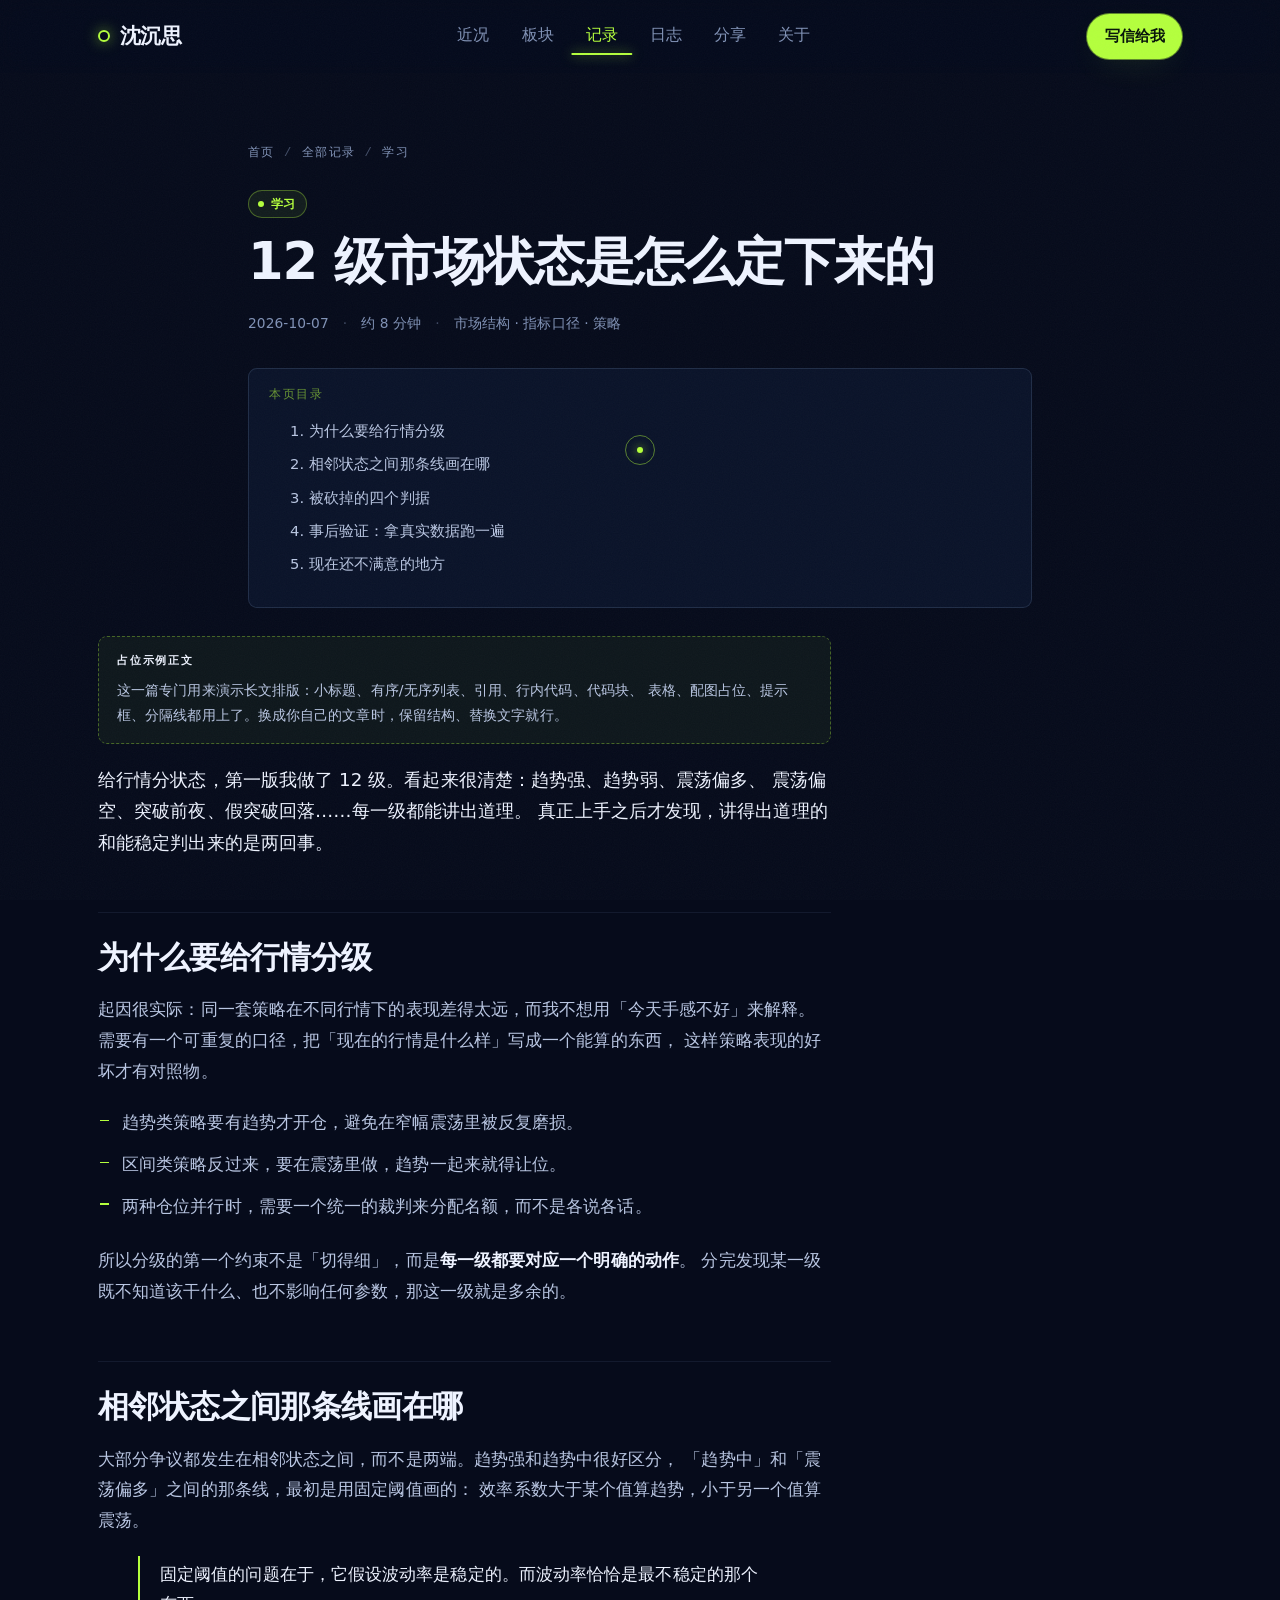
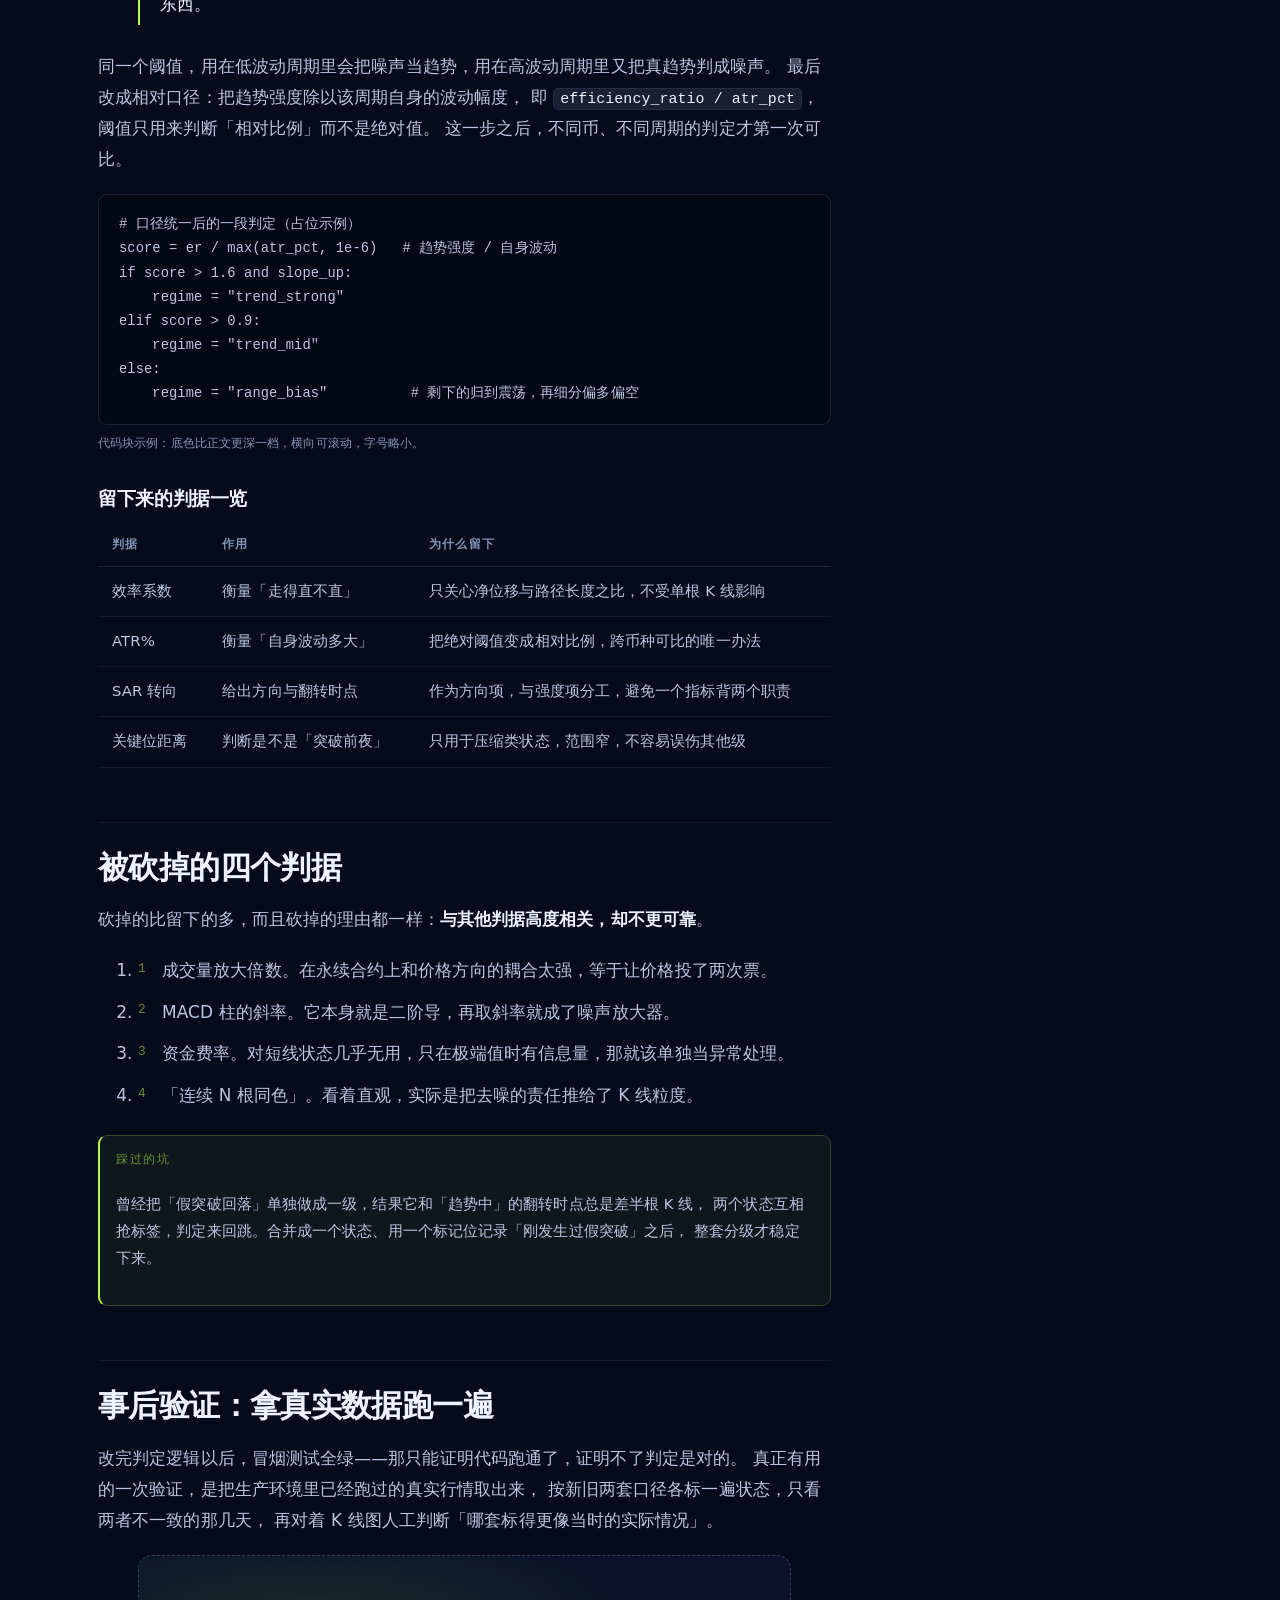
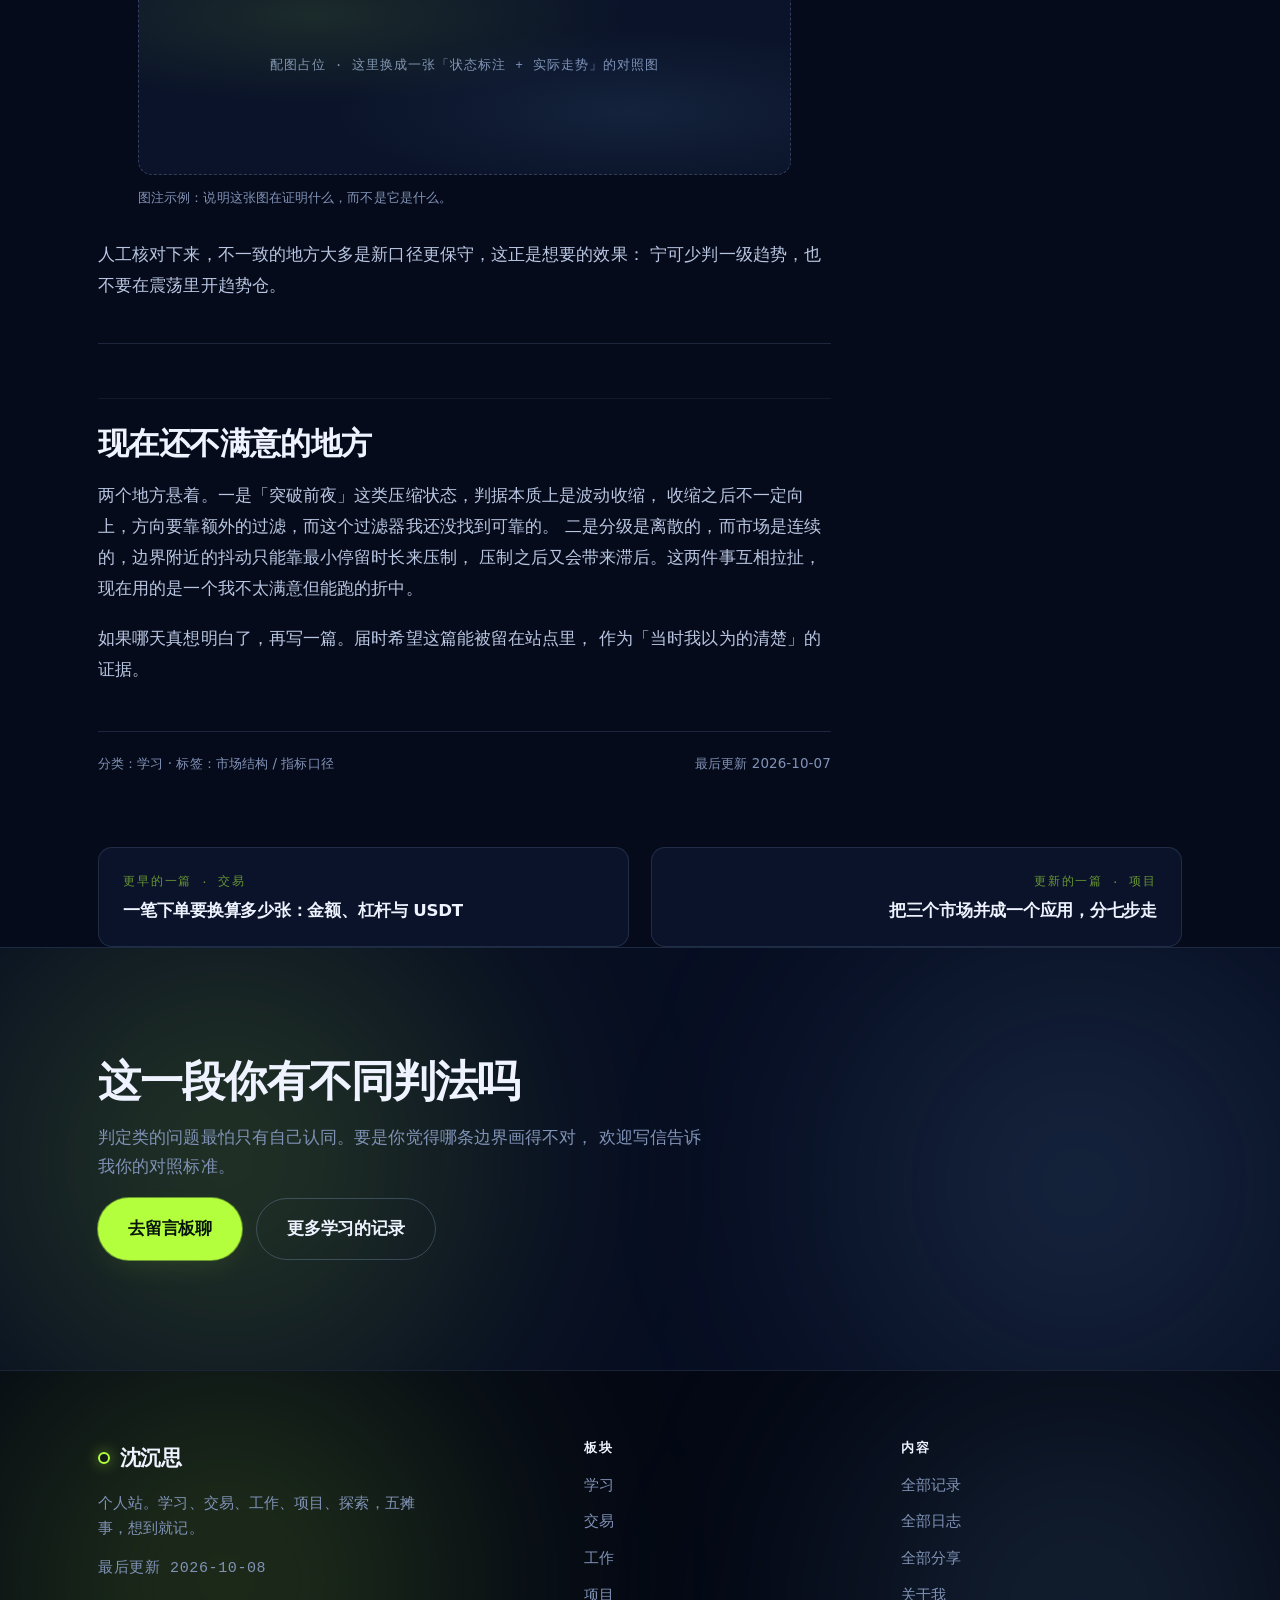
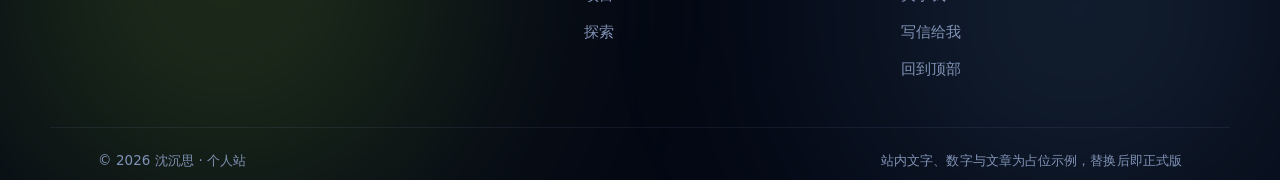
<file: web/note-market-regime.html>
<!doctype html>
<html lang="zh-CN">
  <head>
    <meta charset="utf-8" />
    <meta name="viewport" content="width=device-width, initial-scale=1" />
    <title>12 级市场状态是怎么定下来的 · 学习 · 沈沉思个人站</title>
    <meta
      name="description"
      content="把行情切成 12 种状态听起来很整齐，真正难的是相邻状态之间那条边界怎么判。这篇写最后留下的条件和被砍掉的理由。"
    />
    <meta name="theme-color" content="#060B1B" />
    <link rel="icon" href="./favicon.svg" type="image/svg+xml" />
    <link rel="alternate icon" href="./favicon.ico" />
    <link rel="apple-touch-icon" href="./favicon.png" />
    <link rel="stylesheet" href="./styles.css" />
  </head>
  <body>
    <div class="reading-bar" aria-hidden="true"></div>
    <a class="skip-link" href="#main">跳到主要内容</a>

    <!-- ============ 顶部导航 ============ -->
    <header class="site-header" id="top">
      <div class="shell header-inner">
        <a class="wordmark" href="./index.html" aria-label="返回个人站首页">
          <span class="wordmark-mark" aria-hidden="true"></span>
          <span class="wordmark-text">沈沉思</span>
        </a>

        <nav class="primary-nav" id="primary-nav" aria-label="主导航">
          <a href="./index.html#panel">近况</a>
          <a href="./index.html#shelf">板块</a>
          <a href="./notes.html" class="is-current">记录</a>
          <a href="./logs.html">日志</a>
          <a href="./shares.html">分享</a>
          <a href="./about.html">关于</a>
        </nav>

        <div class="header-actions">
          <a class="btn btn-accent btn-sm" href="./contact.html">写信给我</a>
          <button
            class="nav-toggle"
            type="button"
            id="nav-toggle"
            aria-controls="primary-nav"
            aria-expanded="false"
          >
            <span class="nav-toggle-bars" aria-hidden="true"></span>
            <span class="sr-only">菜单</span>
          </button>
        </div>
      </div>
    </header>

    <main id="main">
      <article class="post">
        <header class="post-head">
          <div class="shell shell-narrow">
            <p class="crumbs">
              <a href="./index.html">首页</a>
              <span class="sep">/</span>
              <a href="./notes.html">全部记录</a>
              <span class="sep">/</span>
              <a href="./notes.html?cat=study">学习</a>
            </p>

            <span class="cat cat-study">学习</span>
            <h1>12 级市场状态是怎么定下来的</h1>

            <div class="post-meta">
              <time datetime="2026-10-07">2026-10-07</time>
              <span class="sep">·</span>
              <span>约 8 分钟</span>
              <span class="sep">·</span>
              <span>市场结构 · 指标口径 · 策略</span>
            </div>

            <nav class="toc" aria-label="本页目录">
              <p class="ai-label">本页目录</p>
              <ol>
                <li><a href="#why">为什么要给行情分级</a></li>
                <li><a href="#lines">相邻状态之间那条线画在哪</a></li>
                <li><a href="#cut">被砍掉的四个判据</a></li>
                <li><a href="#check">事后验证：拿真实数据跑一遍</a></li>
                <li><a href="#next">现在还不满意的地方</a></li>
              </ol>
            </nav>
          </div>
        </header>

        <div class="shell">
          <div class="prose">
            <p class="draft-note">
              <strong>占位示例正文</strong>
              这一篇专门用来演示长文排版：小标题、有序/无序列表、引用、行内代码、代码块、
              表格、配图占位、提示框、分隔线都用上了。换成你自己的文章时，保留结构、替换文字就行。
            </p>

            <p class="lead">
              给行情分状态，第一版我做了 12 级。看起来很清楚：趋势强、趋势弱、震荡偏多、
              震荡偏空、突破前夜、假突破回落……每一级都能讲出道理。
              真正上手之后才发现，讲得出道理的和能稳定判出来的是两回事。
            </p>

            <h2 id="why">为什么要给行情分级</h2>
            <p>
              起因很实际：同一套策略在不同行情下的表现差得太远，而我不想用「今天手感不好」来解释。
              需要有一个可重复的口径，把「现在的行情是什么样」写成一个能算的东西，
              这样策略表现的好坏才有对照物。
            </p>
            <ul>
              <li>趋势类策略要有趋势才开仓，避免在窄幅震荡里被反复磨损。</li>
              <li>区间类策略反过来，要在震荡里做，趋势一起来就得让位。</li>
              <li>两种仓位并行时，需要一个统一的裁判来分配名额，而不是各说各话。</li>
            </ul>
            <p>
              所以分级的第一个约束不是「切得细」，而是<strong>每一级都要对应一个明确的动作</strong>。
              分完发现某一级既不知道该干什么、也不影响任何参数，那这一级就是多余的。
            </p>

            <h2 id="lines">相邻状态之间那条线画在哪</h2>
            <p>
              大部分争议都发生在相邻状态之间，而不是两端。趋势强和趋势中很好区分，
              「趋势中」和「震荡偏多」之间的那条线，最初是用固定阈值画的：
              效率系数大于某个值算趋势，小于另一个值算震荡。
            </p>
            <blockquote>
              <p>
                固定阈值的问题在于，它假设波动率是稳定的。而波动率恰恰是最不稳定的那个东西。
              </p>
            </blockquote>
            <p>
              同一个阈值，用在低波动周期里会把噪声当趋势，用在高波动周期里又把真趋势判成噪声。
              最后改成相对口径：把趋势强度除以该周期自身的波动幅度，
              即 <code>efficiency_ratio / atr_pct</code>，阈值只用来判断「相对比例」而不是绝对值。
              这一步之后，不同币、不同周期的判定才第一次可比。
            </p>

            <pre><code># 口径统一后的一段判定（占位示例）
score = er / max(atr_pct, 1e-6)   # 趋势强度 / 自身波动
if score &gt; 1.6 and slope_up:
    regime = "trend_strong"
elif score &gt; 0.9:
    regime = "trend_mid"
else:
    regime = "range_bias"          # 剩下的归到震荡，再细分偏多偏空</code></pre>
            <p class="code-cap">代码块示例：底色比正文更深一档，横向可滚动，字号略小。</p>

            <h3 id="table">留下来的判据一览</h3>
            <table>
              <thead>
                <tr>
                  <th>判据</th>
                  <th>作用</th>
                  <th>为什么留下</th>
                </tr>
              </thead>
              <tbody>
                <tr>
                  <td>效率系数</td>
                  <td>衡量「走得直不直」</td>
                  <td>只关心净位移与路径长度之比，不受单根 K 线影响</td>
                </tr>
                <tr>
                  <td>ATR%</td>
                  <td>衡量「自身波动多大」</td>
                  <td>把绝对阈值变成相对比例，跨币种可比的唯一办法</td>
                </tr>
                <tr>
                  <td>SAR 转向</td>
                  <td>给出方向与翻转时点</td>
                  <td>作为方向项，与强度项分工，避免一个指标背两个职责</td>
                </tr>
                <tr>
                  <td>关键位距离</td>
                  <td>判断是不是「突破前夜」</td>
                  <td>只用于压缩类状态，范围窄，不容易误伤其他级</td>
                </tr>
              </tbody>
            </table>

            <h2 id="cut">被砍掉的四个判据</h2>
            <p>
              砍掉的比留下的多，而且砍掉的理由都一样：<strong>与其他判据高度相关，却不更可靠</strong>。
            </p>
            <ol>
              <li>成交量放大倍数。在永续合约上和价格方向的耦合太强，等于让价格投了两次票。</li>
              <li>MACD 柱的斜率。它本身就是二阶导，再取斜率就成了噪声放大器。</li>
              <li>资金费率。对短线状态几乎无用，只在极端值时有信息量，那就该单独当异常处理。</li>
              <li>「连续 N 根同色」。看着直观，实际是把去噪的责任推给了 K 线粒度。</li>
            </ol>

            <div class="ai-note">
              <p class="ai-label">踩过的坑</p>
              <p>
                曾经把「假突破回落」单独做成一级，结果它和「趋势中」的翻转时点总是差半根 K 线，
                两个状态互相抢标签，判定来回跳。合并成一个状态、用一个标记位记录「刚发生过假突破」之后，
                整套分级才稳定下来。
              </p>
            </div>

            <h2 id="check">事后验证：拿真实数据跑一遍</h2>
            <p>
              改完判定逻辑以后，冒烟测试全绿——那只能证明代码跑通了，证明不了判定是对的。
              真正有用的一次验证，是把生产环境里已经跑过的真实行情取出来，
              按新旧两套口径各标一遍状态，只看两者不一致的那几天，
              再对着 K 线图人工判断「哪套标得更像当时的实际情况」。
            </p>

            <figure>
              <div class="img-slot" role="img" aria-label="配图占位：状态标注与实际走势对照图">
                配图占位 · 这里换成一张「状态标注 + 实际走势」的对照图
              </div>
              <figcaption>图注示例：说明这张图在证明什么，而不是它是什么。</figcaption>
            </figure>

            <p>
              人工核对下来，不一致的地方大多是新口径更保守，这正是想要的效果：
              宁可少判一级趋势，也不要在震荡里开趋势仓。
            </p>

            <hr />

            <h2 id="next">现在还不满意的地方</h2>
            <p>
              两个地方悬着。一是「突破前夜」这类压缩状态，判据本质上是波动收缩，
              收缩之后不一定向上，方向要靠额外的过滤，而这个过滤器我还没找到可靠的。
              二是分级是离散的，而市场是连续的，边界附近的抖动只能靠最小停留时长来压制，
              压制之后又会带来滞后。这两件事互相拉扯，现在用的是一个我不太满意但能跑的折中。
            </p>
            <p>
              如果哪天真想明白了，再写一篇。届时希望这篇能被留在站点里，
              作为「当时我以为的清楚」的证据。
            </p>

            <p class="post-foot">
              <span>分类：学习 · 标签：市场结构 / 指标口径</span>
              <span>最后更新 2026-10-07</span>
            </p>
          </div>

          <!-- ============ 上下篇 ============ -->
          <nav class="pager" aria-label="相邻文章">
            <a class="pager-card" href="./note-trade-sizing.html">
              <span class="pager-label">更早的一篇 · 交易</span>
              <span class="pager-title">一笔下单要换算多少张：金额、杠杆与 USDT</span>
            </a>
            <a class="pager-card is-next" href="./note-merge-migration.html">
              <span class="pager-label">更新的一篇 · 项目</span>
              <span class="pager-title">把三个市场并成一个应用，分七步走</span>
            </a>
          </nav>
        </div>
      </article>

      <!-- ============ 结尾行动区 ============ -->
      <section class="closing">
        <div class="shell closing-inner reveal">
          <h2>这一段你有不同判法吗</h2>
          <p>
            判定类的问题最怕只有自己认同。要是你觉得哪条边界画得不对，
            欢迎写信告诉我你的对照标准。
          </p>
          <div class="hero-actions">
            <a class="btn btn-accent btn-lg" href="./contact.html">去留言板聊</a>
            <a class="btn btn-ghost btn-lg" href="./notes.html?cat=study">更多学习的记录</a>
          </div>
        </div>
      </section>
    </main>

    <!-- ============ 页脚 ============ -->
    <footer class="site-footer">
      <div class="shell footer-inner">
        <div class="footer-brand">
          <a class="wordmark" href="./index.html" aria-label="返回首页">
            <span class="wordmark-mark" aria-hidden="true"></span>
            <span class="wordmark-text">沈沉思</span>
          </a>
          <p>个人站。学习、交易、工作、项目、探索，五摊事，想到就记。</p>
          <p class="footer-note">最后更新 2026-10-08</p>
        </div>

        <nav class="footer-links" aria-label="页脚板块导航">
          <h3>板块</h3>
          <a href="./notes.html?cat=study">学习</a>
          <a href="./notes.html?cat=trade">交易</a>
          <a href="./notes.html?cat=work">工作</a>
          <a href="./notes.html?cat=project">项目</a>
          <a href="./notes.html?cat=explore">探索</a>
        </nav>

        <div class="footer-links">
          <h3>内容</h3>
          <a href="./notes.html">全部记录</a>
          <a href="./logs.html">全部日志</a>
          <a href="./shares.html">全部分享</a>
          <a href="./about.html">关于我</a>
          <a href="./contact.html">写信给我</a>
          <a href="#top">回到顶部</a>
        </div>
      </div>
      <div class="shell footer-bottom">
        <p>© 2026 沈沉思 · 个人站</p>
        <p>站内文字、数字与文章为占位示例，替换后即正式版</p>
      </div>
    </footer>

    <script src="./script.js"></script>
  </body>
</html>
</file>
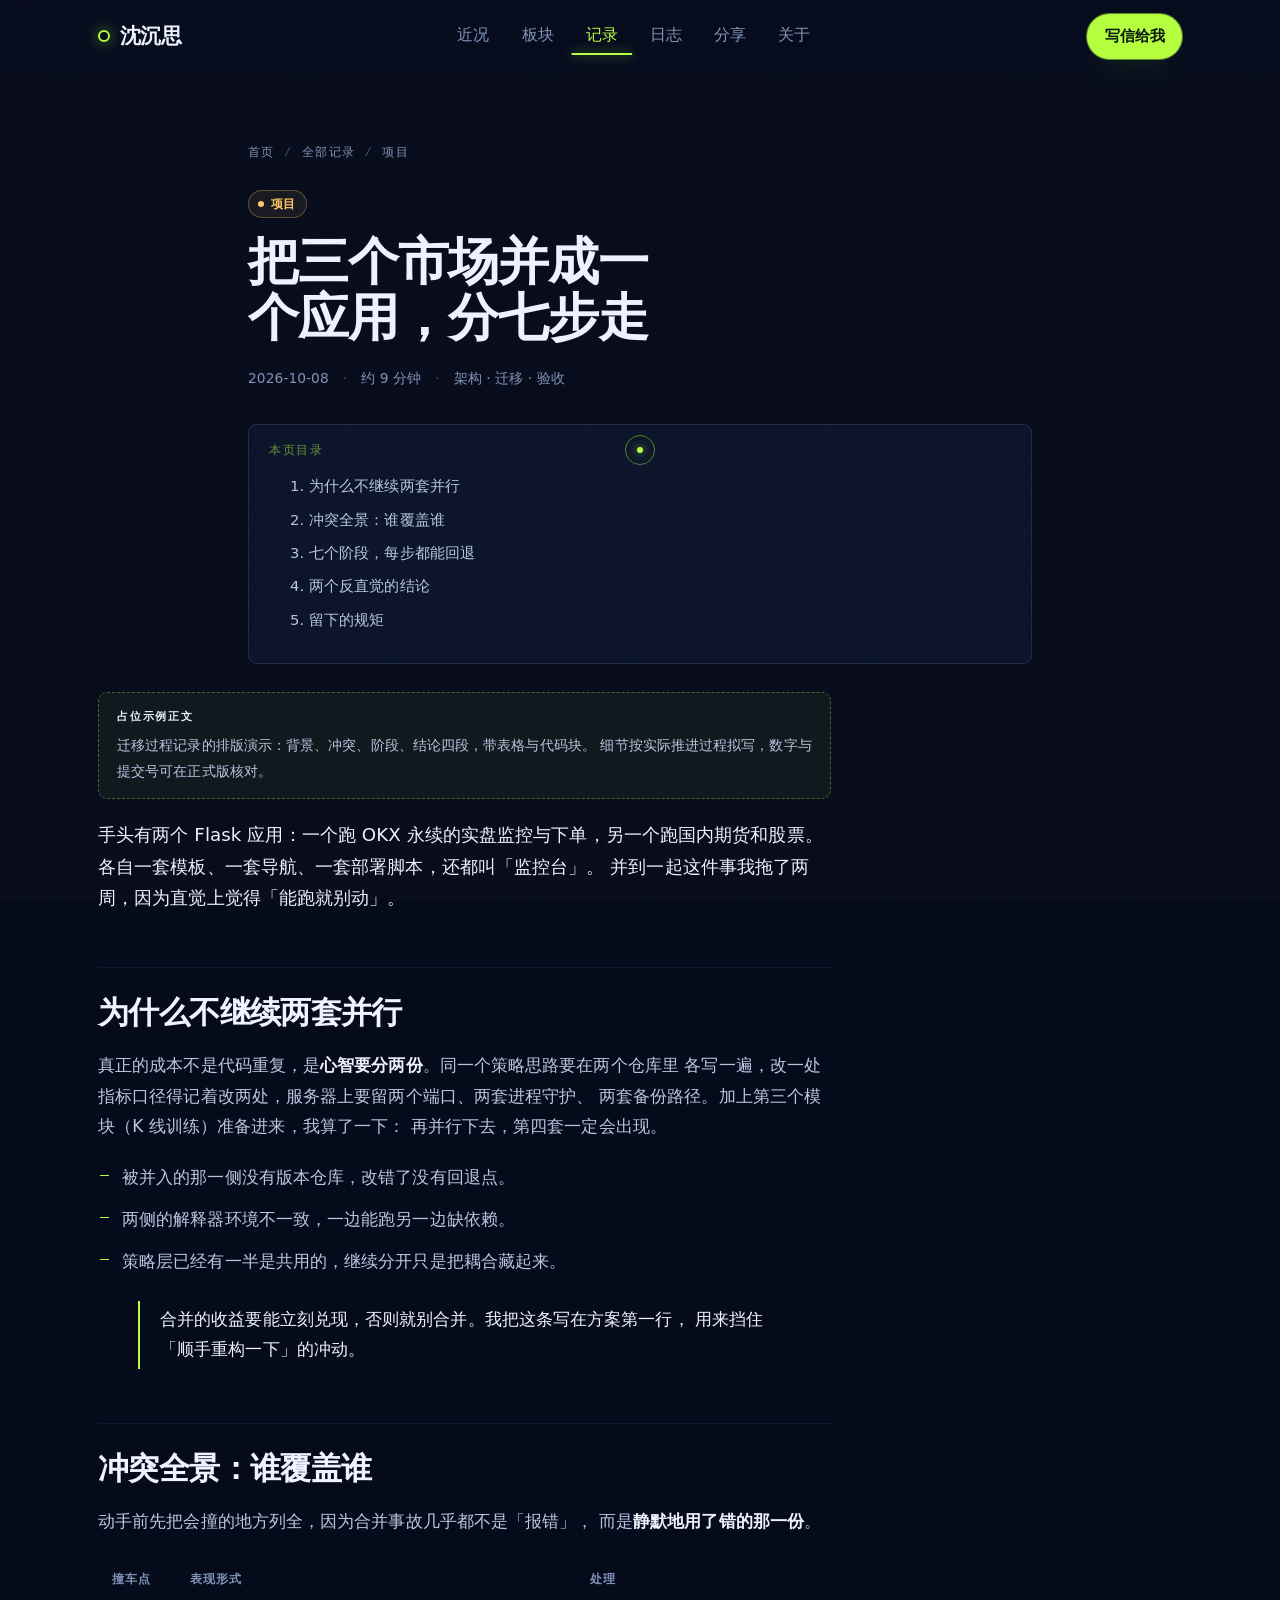
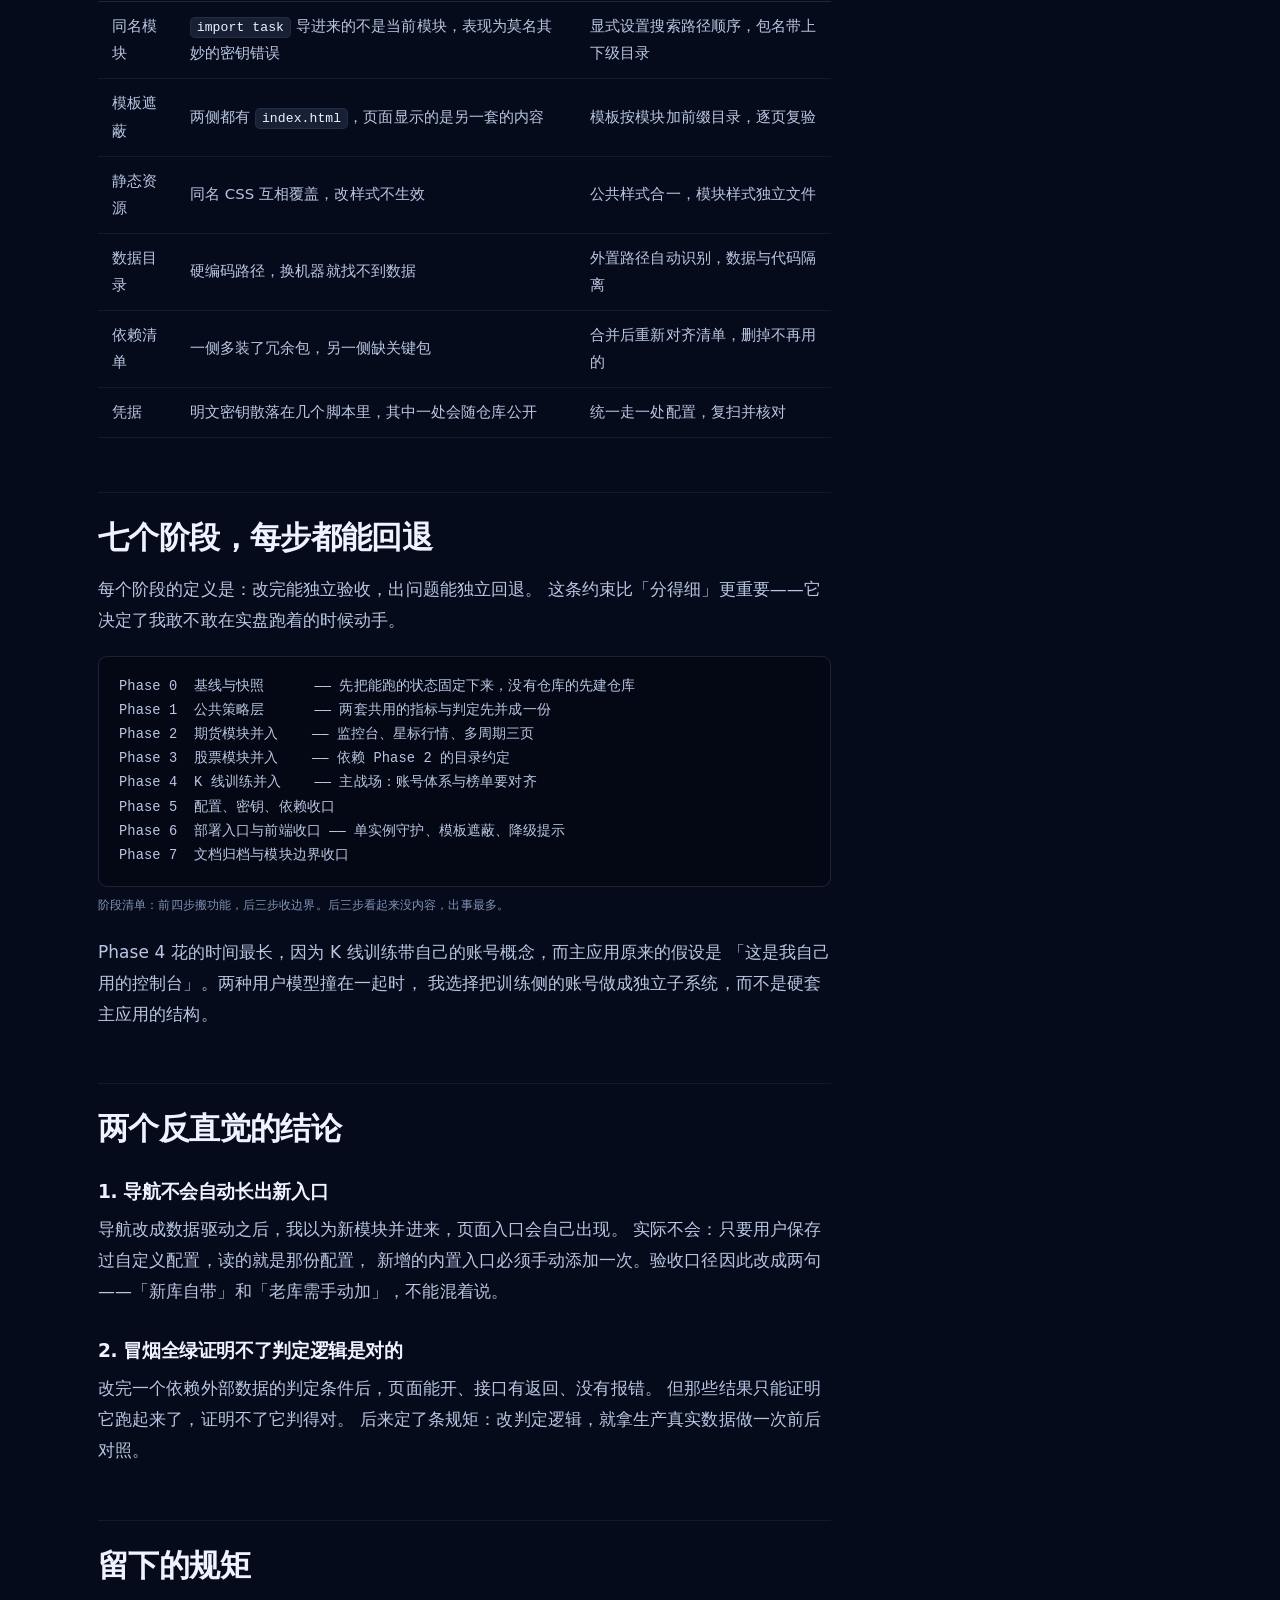
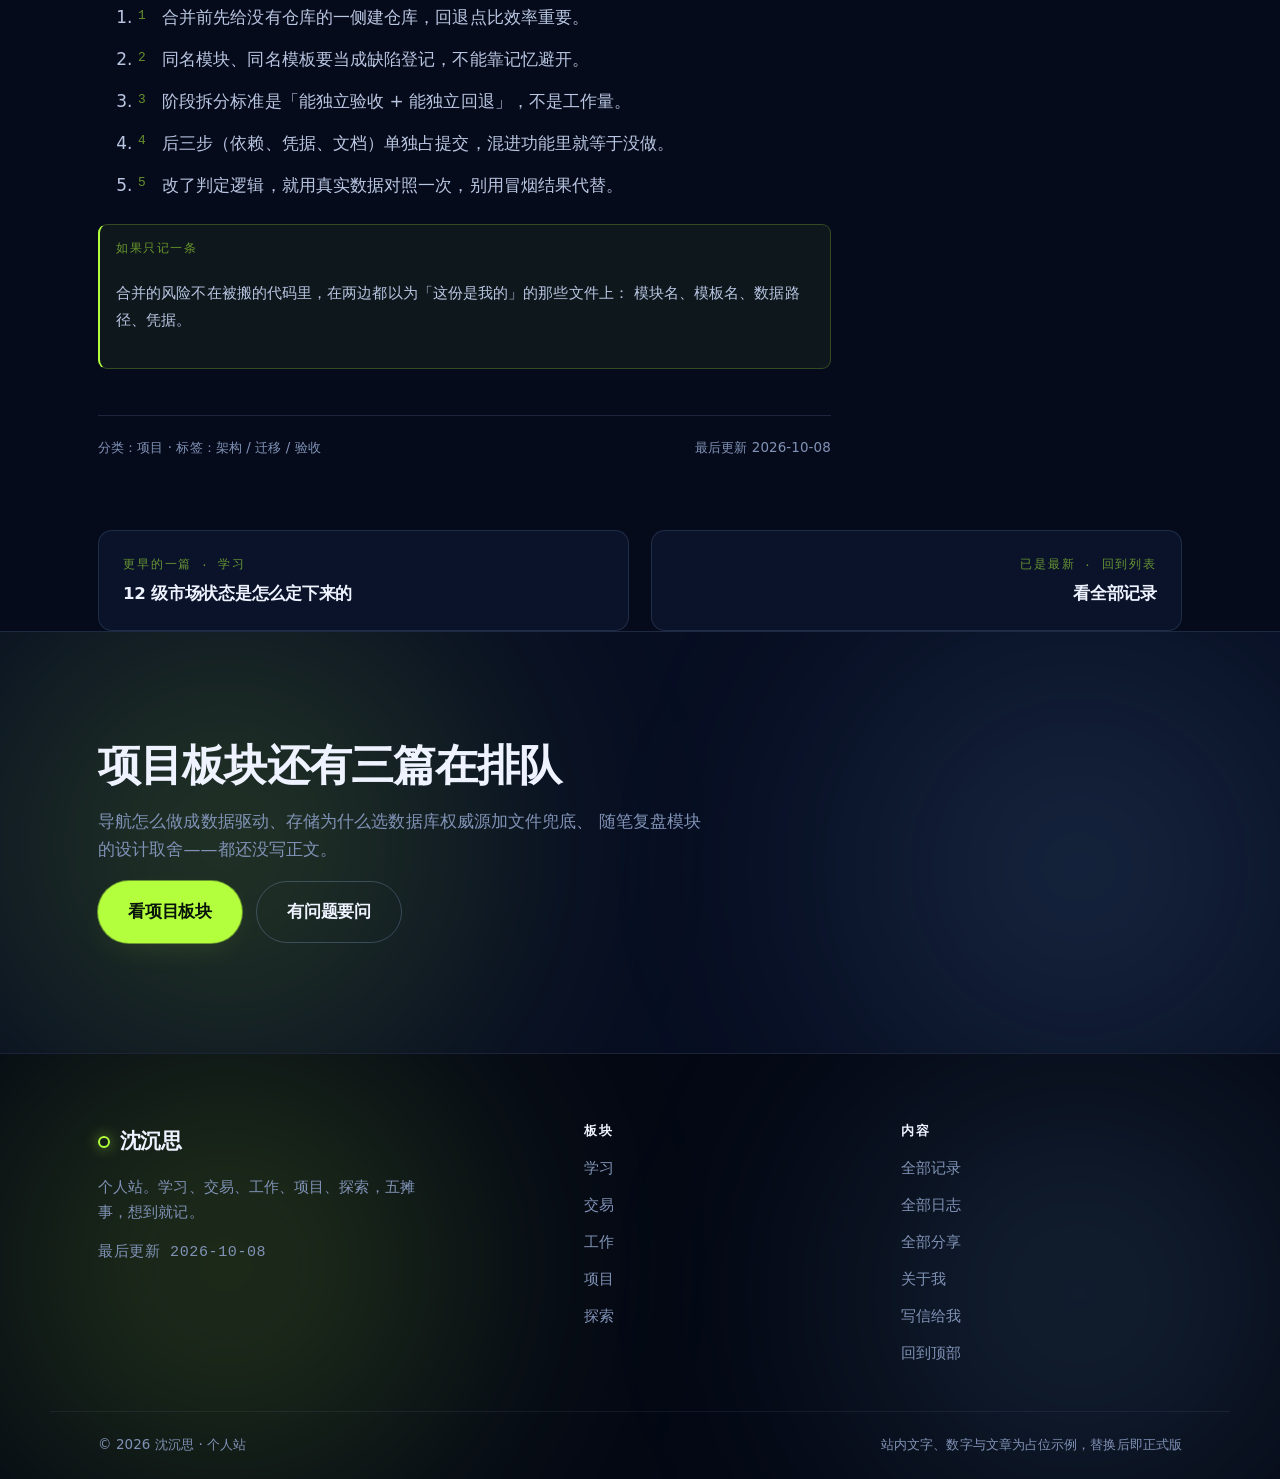
<file: web/note-merge-migration.html>
<!doctype html>
<html lang="zh-CN">
  <head>
    <meta charset="utf-8" />
    <meta name="viewport" content="width=device-width, initial-scale=1" />
    <title>把三个市场并成一个应用，分七步走 · 项目 · 沈沉思个人站</title>
    <meta
      name="description"
      content="期货、股票、K 线训练三个独立项目并入 cryptoTrade 主应用的完整过程：冲突全景、七个可独立验收的阶段、两个反直觉的结论。"
    />
    <meta name="theme-color" content="#060B1B" />
    <link rel="icon" href="./favicon.svg" type="image/svg+xml" />
    <link rel="alternate icon" href="./favicon.ico" />
    <link rel="apple-touch-icon" href="./favicon.png" />
    <link rel="stylesheet" href="./styles.css" />
  </head>
  <body>
    <div class="reading-bar" aria-hidden="true"></div>
    <a class="skip-link" href="#main">跳到主要内容</a>

    <header class="site-header" id="top">
      <div class="shell header-inner">
        <a class="wordmark" href="./index.html" aria-label="返回个人站首页">
          <span class="wordmark-mark" aria-hidden="true"></span>
          <span class="wordmark-text">沈沉思</span>
        </a>

        <nav class="primary-nav" id="primary-nav" aria-label="主导航">
          <a href="./index.html#panel">近况</a>
          <a href="./index.html#shelf">板块</a>
          <a href="./notes.html" class="is-current">记录</a>
          <a href="./logs.html">日志</a>
          <a href="./shares.html">分享</a>
          <a href="./about.html">关于</a>
        </nav>

        <div class="header-actions">
          <a class="btn btn-accent btn-sm" href="./contact.html">写信给我</a>
          <button
            class="nav-toggle"
            type="button"
            id="nav-toggle"
            aria-controls="primary-nav"
            aria-expanded="false"
          >
            <span class="nav-toggle-bars" aria-hidden="true"></span>
            <span class="sr-only">菜单</span>
          </button>
        </div>
      </div>
    </header>

    <main id="main">
      <article class="post">
        <header class="post-head">
          <div class="shell shell-narrow">
            <p class="crumbs">
              <a href="./index.html">首页</a>
              <span class="sep">/</span>
              <a href="./notes.html">全部记录</a>
              <span class="sep">/</span>
              <a href="./notes.html?cat=project">项目</a>
            </p>

            <span class="cat cat-project">项目</span>
            <h1>把三个市场并成一个应用，分七步走</h1>

            <div class="post-meta">
              <time datetime="2026-10-08">2026-10-08</time>
              <span class="sep">·</span>
              <span>约 9 分钟</span>
              <span class="sep">·</span>
              <span>架构 · 迁移 · 验收</span>
            </div>

            <nav class="toc" aria-label="本页目录">
              <p class="ai-label">本页目录</p>
              <ol>
                <li><a href="#why">为什么不继续两套并行</a></li>
                <li><a href="#clash">冲突全景：谁覆盖谁</a></li>
                <li><a href="#phases">七个阶段，每步都能回退</a></li>
                <li><a href="#surprise">两个反直觉的结论</a></li>
                <li><a href="#rule">留下的规矩</a></li>
              </ol>
            </nav>
          </div>
        </header>

        <div class="shell">
          <div class="prose">
            <p class="draft-note">
              <strong>占位示例正文</strong>
              迁移过程记录的排版演示：背景、冲突、阶段、结论四段，带表格与代码块。
              细节按实际推进过程拟写，数字与提交号可在正式版核对。
            </p>

            <p class="lead">
              手头有两个 Flask 应用：一个跑 OKX 永续的实盘监控与下单，另一个跑国内期货和股票。
              各自一套模板、一套导航、一套部署脚本，还都叫「监控台」。
              并到一起这件事我拖了两周，因为直觉上觉得「能跑就别动」。
            </p>

            <h2 id="why">为什么不继续两套并行</h2>
            <p>
              真正的成本不是代码重复，是<strong>心智要分两份</strong>。同一个策略思路要在两个仓库里
              各写一遍，改一处指标口径得记着改两处，服务器上要留两个端口、两套进程守护、
              两套备份路径。加上第三个模块（K 线训练）准备进来，我算了一下：
              再并行下去，第四套一定会出现。
            </p>
            <ul>
              <li>被并入的那一侧没有版本仓库，改错了没有回退点。</li>
              <li>两侧的解释器环境不一致，一边能跑另一边缺依赖。</li>
              <li>策略层已经有一半是共用的，继续分开只是把耦合藏起来。</li>
            </ul>

            <blockquote>
              <p>
                合并的收益要能立刻兑现，否则就别合并。我把这条写在方案第一行，
                用来挡住「顺手重构一下」的冲动。
              </p>
            </blockquote>

            <h2 id="clash">冲突全景：谁覆盖谁</h2>
            <p>
              动手前先把会撞的地方列全，因为合并事故几乎都不是「报错」，
              而是<strong>静默地用了错的那一份</strong>。
            </p>

            <table>
              <thead>
                <tr>
                  <th>撞车点</th>
                  <th>表现形式</th>
                  <th>处理</th>
                </tr>
              </thead>
              <tbody>
                <tr>
                  <td>同名模块</td>
                  <td>
                    <code>import task</code> 导进来的不是当前模块，表现为莫名其妙的密钥错误
                  </td>
                  <td>显式设置搜索路径顺序，包名带上下级目录</td>
                </tr>
                <tr>
                  <td>模板遮蔽</td>
                  <td>两侧都有 <code>index.html</code>，页面显示的是另一套的内容</td>
                  <td>模板按模块加前缀目录，逐页复验</td>
                </tr>
                <tr>
                  <td>静态资源</td>
                  <td>同名 CSS 互相覆盖，改样式不生效</td>
                  <td>公共样式合一，模块样式独立文件</td>
                </tr>
                <tr>
                  <td>数据目录</td>
                  <td>硬编码路径，换机器就找不到数据</td>
                  <td>外置路径自动识别，数据与代码隔离</td>
                </tr>
                <tr>
                  <td>依赖清单</td>
                  <td>一侧多装了冗余包，另一侧缺关键包</td>
                  <td>合并后重新对齐清单，删掉不再用的</td>
                </tr>
                <tr>
                  <td>凭据</td>
                  <td>明文密钥散落在几个脚本里，其中一处会随仓库公开</td>
                  <td>统一走一处配置，复扫并核对</td>
                </tr>
              </tbody>
            </table>

            <h2 id="phases">七个阶段，每步都能回退</h2>
            <p>
              每个阶段的定义是：改完能独立验收，出问题能独立回退。
              这条约束比「分得细」更重要——它决定了我敢不敢在实盘跑着的时候动手。
            </p>

            <pre><code>Phase 0  基线与快照      —— 先把能跑的状态固定下来，没有仓库的先建仓库
Phase 1  公共策略层      —— 两套共用的指标与判定先并成一份
Phase 2  期货模块并入    —— 监控台、星标行情、多周期三页
Phase 3  股票模块并入    —— 依赖 Phase 2 的目录约定
Phase 4  K 线训练并入    —— 主战场：账号体系与榜单要对齐
Phase 5  配置、密钥、依赖收口
Phase 6  部署入口与前端收口 —— 单实例守护、模板遮蔽、降级提示
Phase 7  文档归档与模块边界收口</code></pre>
            <p class="code-cap">阶段清单：前四步搬功能，后三步收边界。后三步看起来没内容，出事最多。</p>

            <p>
              Phase 4 花的时间最长，因为 K 线训练带自己的账号概念，而主应用原来的假设是
              「这是我自己用的控制台」。两种用户模型撞在一起时，
              我选择把训练侧的账号做成独立子系统，而不是硬套主应用的结构。
            </p>

            <h2 id="surprise">两个反直觉的结论</h2>
            <h3>1. 导航不会自动长出新入口</h3>
            <p>
              导航改成数据驱动之后，我以为新模块并进来，页面入口会自己出现。
              实际不会：只要用户保存过自定义配置，读的就是那份配置，
              新增的内置入口必须手动添加一次。验收口径因此改成两句
              ——「新库自带」和「老库需手动加」，不能混着说。
            </p>

            <h3>2. 冒烟全绿证明不了判定逻辑是对的</h3>
            <p>
              改完一个依赖外部数据的判定条件后，页面能开、接口有返回、没有报错。
              但那些结果只能证明它跑起来了，证明不了它判得对。
              后来定了条规矩：改判定逻辑，就拿生产真实数据做一次前后对照。
            </p>

            <h2 id="rule">留下的规矩</h2>
            <ol>
              <li>合并前先给没有仓库的一侧建仓库，回退点比效率重要。</li>
              <li>同名模块、同名模板要当成缺陷登记，不能靠记忆避开。</li>
              <li>阶段拆分标准是「能独立验收 + 能独立回退」，不是工作量。</li>
              <li>后三步（依赖、凭据、文档）单独占提交，混进功能里就等于没做。</li>
              <li>改了判定逻辑，就用真实数据对照一次，别用冒烟结果代替。</li>
            </ol>

            <div class="ai-note">
              <p class="ai-label">如果只记一条</p>
              <p>
                合并的风险不在被搬的代码里，在两边都以为「这份是我的」的那些文件上：
                模块名、模板名、数据路径、凭据。
              </p>
            </div>

            <p class="post-foot">
              <span>分类：项目 · 标签：架构 / 迁移 / 验收</span>
              <span>最后更新 2026-10-08</span>
            </p>
          </div>

          <nav class="pager" aria-label="相邻文章">
            <a class="pager-card" href="./note-market-regime.html">
              <span class="pager-label">更早的一篇 · 学习</span>
              <span class="pager-title">12 级市场状态是怎么定下来的</span>
            </a>
            <a class="pager-card is-next" href="./notes.html">
              <span class="pager-label">已是最新 · 回到列表</span>
              <span class="pager-title">看全部记录</span>
            </a>
          </nav>
        </div>
      </article>

      <section class="closing">
        <div class="shell closing-inner reveal">
          <h2>项目板块还有三篇在排队</h2>
          <p>
            导航怎么做成数据驱动、存储为什么选数据库权威源加文件兜底、
            随笔复盘模块的设计取舍——都还没写正文。
          </p>
          <div class="hero-actions">
            <a class="btn btn-accent btn-lg" href="./notes.html?cat=project">看项目板块</a>
            <a class="btn btn-ghost btn-lg" href="./contact.html">有问题要问</a>
          </div>
        </div>
      </section>
    </main>

    <footer class="site-footer">
      <div class="shell footer-inner">
        <div class="footer-brand">
          <a class="wordmark" href="./index.html" aria-label="返回首页">
            <span class="wordmark-mark" aria-hidden="true"></span>
            <span class="wordmark-text">沈沉思</span>
          </a>
          <p>个人站。学习、交易、工作、项目、探索，五摊事，想到就记。</p>
          <p class="footer-note">最后更新 2026-10-08</p>
        </div>

        <nav class="footer-links" aria-label="页脚板块导航">
          <h3>板块</h3>
          <a href="./notes.html?cat=study">学习</a>
          <a href="./notes.html?cat=trade">交易</a>
          <a href="./notes.html?cat=work">工作</a>
          <a href="./notes.html?cat=project">项目</a>
          <a href="./notes.html?cat=explore">探索</a>
        </nav>

        <div class="footer-links">
          <h3>内容</h3>
          <a href="./notes.html">全部记录</a>
          <a href="./logs.html">全部日志</a>
          <a href="./shares.html">全部分享</a>
          <a href="./about.html">关于我</a>
          <a href="./contact.html">写信给我</a>
          <a href="#top">回到顶部</a>
        </div>
      </div>
      <div class="shell footer-bottom">
        <p>© 2026 沈沉思 · 个人站</p>
        <p>站内文字、数字与文章为占位示例，替换后即正式版</p>
      </div>
    </footer>

    <script src="./script.js"></script>
  </body>
</html>
</file>
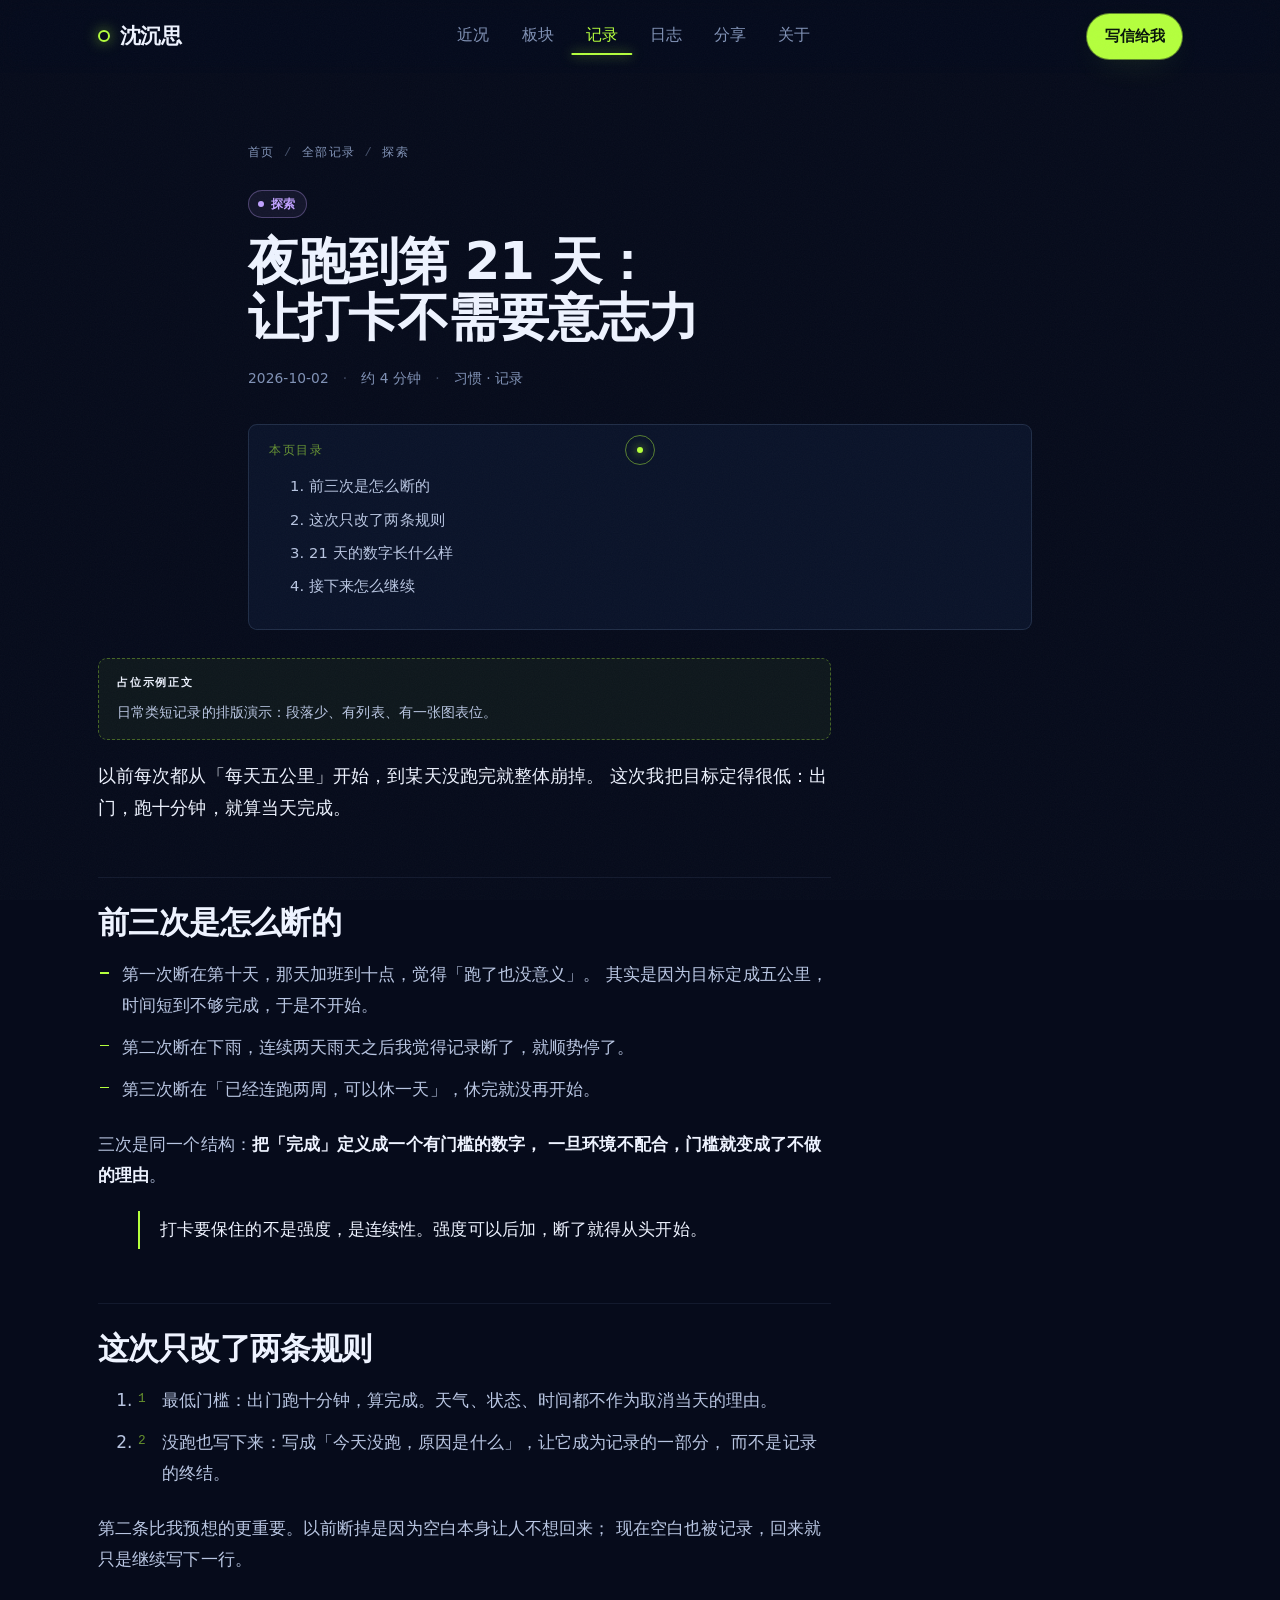
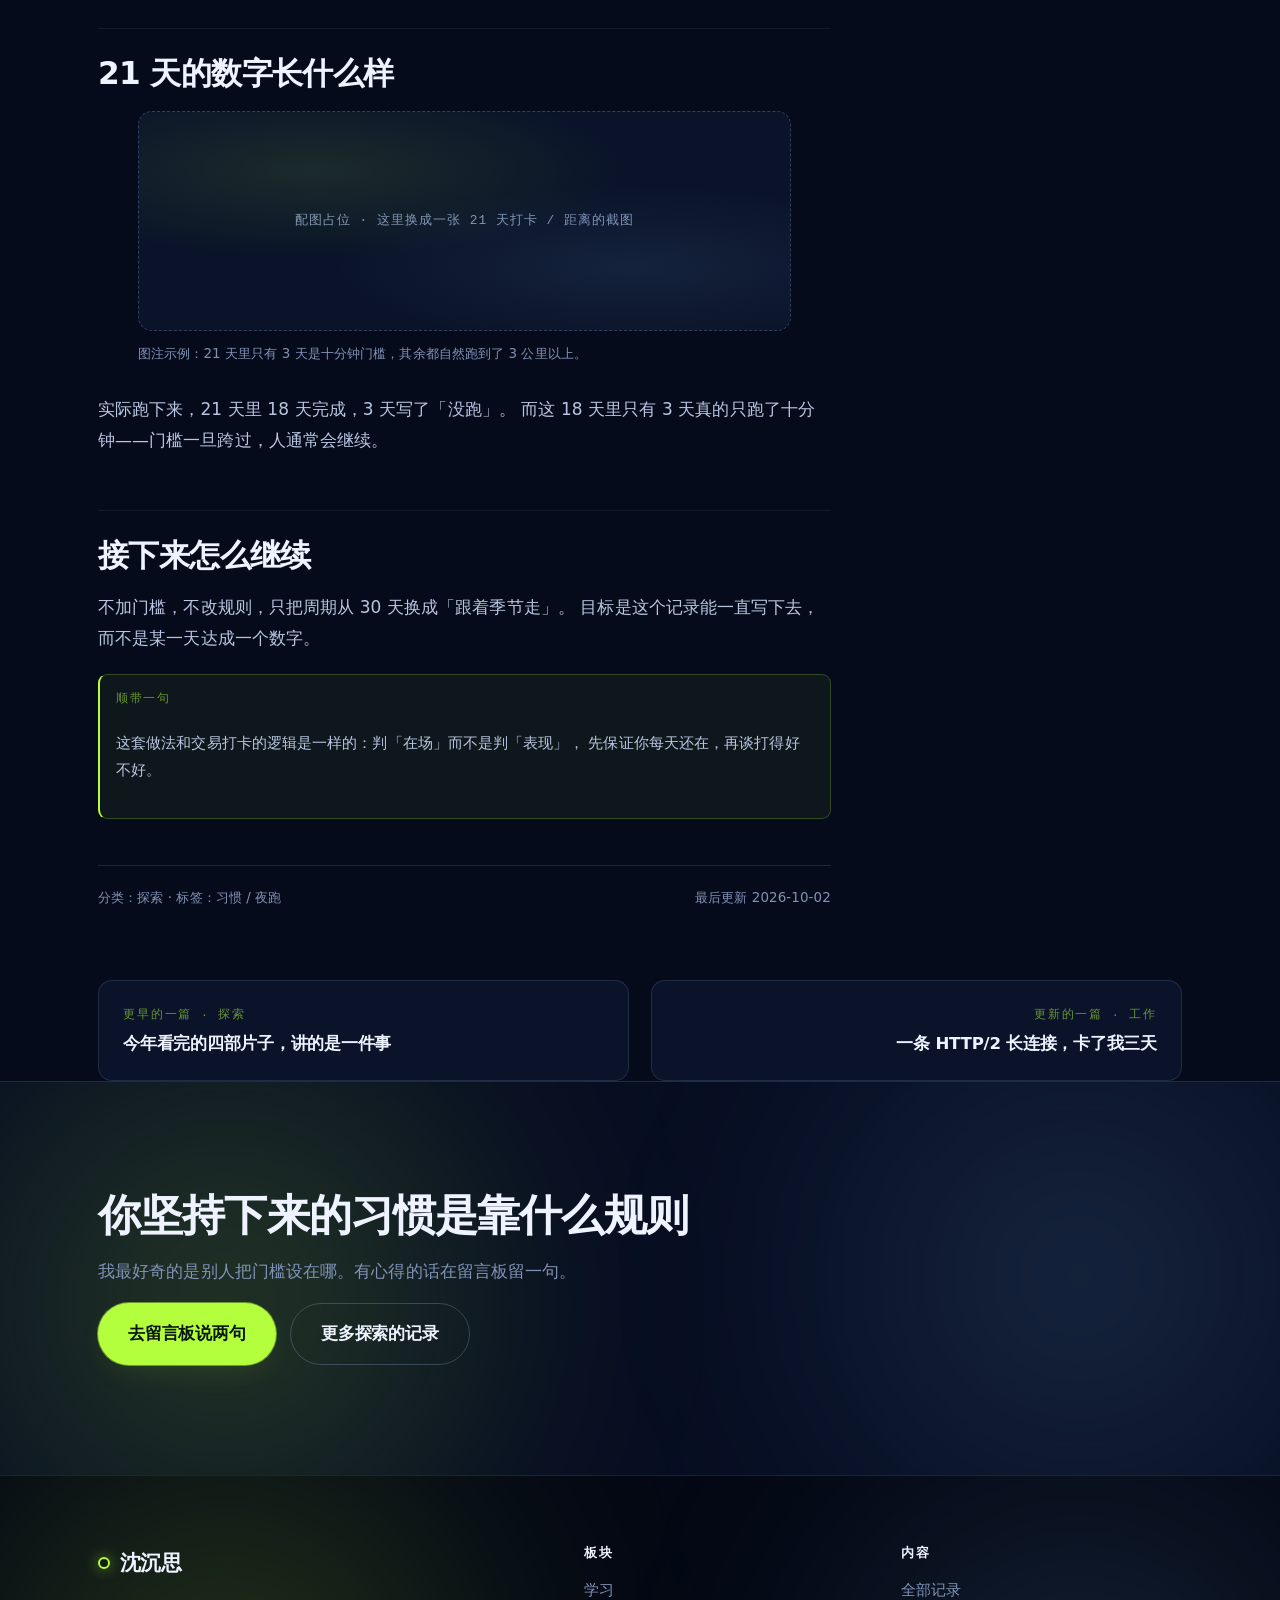
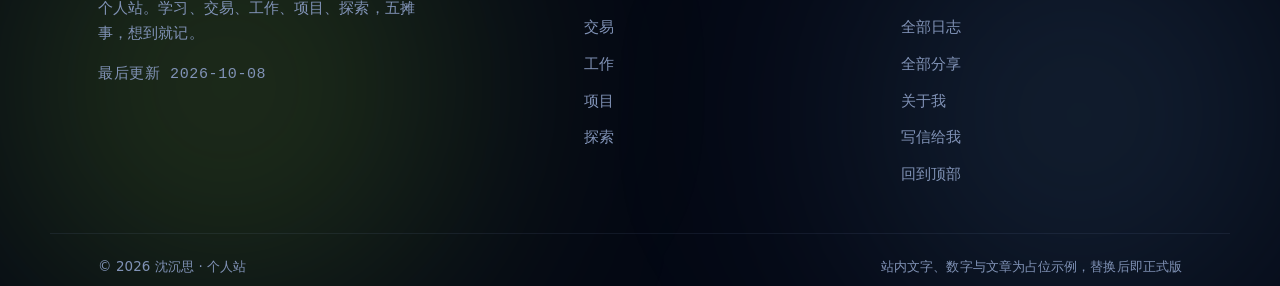
<file: web/note-night-run.html>
<!doctype html>
<html lang="zh-CN">
  <head>
    <meta charset="utf-8" />
    <meta name="viewport" content="width=device-width, initial-scale=1" />
    <title>夜跑到第 21 天：让打卡不需要意志力 · 探索 · 沈沉思个人站</title>
    <meta
      name="description"
      content="前三次都没超过十天。这次换了个办法：不谈目标，只设最低门槛，并且把「今天没跑」写成一条记录，而不是失败。"
    />
    <meta name="theme-color" content="#060B1B" />
    <link rel="icon" href="./favicon.svg" type="image/svg+xml" />
    <link rel="alternate icon" href="./favicon.ico" />
    <link rel="apple-touch-icon" href="./favicon.png" />
    <link rel="stylesheet" href="./styles.css" />
  </head>
  <body>
    <div class="reading-bar" aria-hidden="true"></div>
    <a class="skip-link" href="#main">跳到主要内容</a>

    <header class="site-header" id="top">
      <div class="shell header-inner">
        <a class="wordmark" href="./index.html" aria-label="返回个人站首页">
          <span class="wordmark-mark" aria-hidden="true"></span>
          <span class="wordmark-text">沈沉思</span>
        </a>

        <nav class="primary-nav" id="primary-nav" aria-label="主导航">
          <a href="./index.html#panel">近况</a>
          <a href="./index.html#shelf">板块</a>
          <a href="./notes.html" class="is-current">记录</a>
          <a href="./logs.html">日志</a>
          <a href="./shares.html">分享</a>
          <a href="./about.html">关于</a>
        </nav>

        <div class="header-actions">
          <a class="btn btn-accent btn-sm" href="./contact.html">写信给我</a>
          <button
            class="nav-toggle"
            type="button"
            id="nav-toggle"
            aria-controls="primary-nav"
            aria-expanded="false"
          >
            <span class="nav-toggle-bars" aria-hidden="true"></span>
            <span class="sr-only">菜单</span>
          </button>
        </div>
      </div>
    </header>

    <main id="main">
      <article class="post">
        <header class="post-head">
          <div class="shell shell-narrow">
            <p class="crumbs">
              <a href="./index.html">首页</a>
              <span class="sep">/</span>
              <a href="./notes.html">全部记录</a>
              <span class="sep">/</span>
              <a href="./notes.html?cat=explore">探索</a>
            </p>

            <span class="cat cat-explore">探索</span>
            <h1>夜跑到第 21 天：让打卡不需要意志力</h1>

            <div class="post-meta">
              <time datetime="2026-10-02">2026-10-02</time>
              <span class="sep">·</span>
              <span>约 4 分钟</span>
              <span class="sep">·</span>
              <span>习惯 · 记录</span>
            </div>

            <nav class="toc" aria-label="本页目录">
              <p class="ai-label">本页目录</p>
              <ol>
                <li><a href="#before">前三次是怎么断的</a></li>
                <li><a href="#rule">这次只改了两条规则</a></li>
                <li><a href="#data">21 天的数字长什么样</a></li>
                <li><a href="#next">接下来怎么继续</a></li>
              </ol>
            </nav>
          </div>
        </header>

        <div class="shell">
          <div class="prose">
            <p class="draft-note">
              <strong>占位示例正文</strong>
              日常类短记录的排版演示：段落少、有列表、有一张图表位。
            </p>

            <p class="lead">
              以前每次都从「每天五公里」开始，到某天没跑完就整体崩掉。
              这次我把目标定得很低：出门，跑十分钟，就算当天完成。
            </p>

            <h2 id="before">前三次是怎么断的</h2>
            <ul>
              <li>第一次断在第十天，那天加班到十点，觉得「跑了也没意义」。
                其实是因为目标定成五公里，时间短到不够完成，于是不开始。</li>
              <li>第二次断在下雨，连续两天雨天之后我觉得记录断了，就顺势停了。</li>
              <li>第三次断在「已经连跑两周，可以休一天」，休完就没再开始。</li>
            </ul>
            <p>
              三次是同一个结构：<strong>把「完成」定义成一个有门槛的数字，
              一旦环境不配合，门槛就变成了不做的理由</strong>。
            </p>

            <blockquote>
              <p>
                打卡要保住的不是强度，是连续性。强度可以后加，断了就得从头开始。
              </p>
            </blockquote>

            <h2 id="rule">这次只改了两条规则</h2>
            <ol>
              <li>最低门槛：出门跑十分钟，算完成。天气、状态、时间都不作为取消当天的理由。</li>
              <li>没跑也写下来：写成「今天没跑，原因是什么」，让它成为记录的一部分，
                而不是记录的终结。</li>
            </ol>
            <p>
              第二条比我预想的更重要。以前断掉是因为空白本身让人不想回来；
              现在空白也被记录，回来就只是继续写下一行。
            </p>

            <h2 id="data">21 天的数字长什么样</h2>
            <figure>
              <div class="img-slot" role="img" aria-label="配图占位：21 天打卡与距离折线图">
                配图占位 · 这里换成一张 21 天打卡 / 距离的截图
              </div>
              <figcaption>图注示例：21 天里只有 3 天是十分钟门槛，其余都自然跑到了 3 公里以上。</figcaption>
            </figure>
            <p>
              实际跑下来，21 天里 18 天完成，3 天写了「没跑」。
              而这 18 天里只有 3 天真的只跑了十分钟——门槛一旦跨过，人通常会继续。
            </p>

            <h2 id="next">接下来怎么继续</h2>
            <p>
              不加门槛，不改规则，只把周期从 30 天换成「跟着季节走」。
              目标是这个记录能一直写下去，而不是某一天达成一个数字。
            </p>

            <div class="ai-note">
              <p class="ai-label">顺带一句</p>
              <p>
                这套做法和交易打卡的逻辑是一样的：判「在场」而不是判「表现」，
                先保证你每天还在，再谈打得好不好。
              </p>
            </div>

            <p class="post-foot">
              <span>分类：探索 · 标签：习惯 / 夜跑</span>
              <span>最后更新 2026-10-02</span>
            </p>
          </div>

          <nav class="pager" aria-label="相邻文章">
            <a class="pager-card" href="./note-four-films.html">
              <span class="pager-label">更早的一篇 · 探索</span>
              <span class="pager-title">今年看完的四部片子，讲的是一件事</span>
            </a>
            <a class="pager-card is-next" href="./note-kline-http2.html">
              <span class="pager-label">更新的一篇 · 工作</span>
              <span class="pager-title">一条 HTTP/2 长连接，卡了我三天</span>
            </a>
          </nav>
        </div>
      </article>

      <section class="closing">
        <div class="shell closing-inner reveal">
          <h2>你坚持下来的习惯是靠什么规则</h2>
          <p>我最好奇的是别人把门槛设在哪。有心得的话在留言板留一句。</p>
          <div class="hero-actions">
            <a class="btn btn-accent btn-lg" href="./contact.html">去留言板说两句</a>
            <a class="btn btn-ghost btn-lg" href="./notes.html?cat=explore">更多探索的记录</a>
          </div>
        </div>
      </section>
    </main>

    <footer class="site-footer">
      <div class="shell footer-inner">
        <div class="footer-brand">
          <a class="wordmark" href="./index.html" aria-label="返回首页">
            <span class="wordmark-mark" aria-hidden="true"></span>
            <span class="wordmark-text">沈沉思</span>
          </a>
          <p>个人站。学习、交易、工作、项目、探索，五摊事，想到就记。</p>
          <p class="footer-note">最后更新 2026-10-08</p>
        </div>

        <nav class="footer-links" aria-label="页脚板块导航">
          <h3>板块</h3>
          <a href="./notes.html?cat=study">学习</a>
          <a href="./notes.html?cat=trade">交易</a>
          <a href="./notes.html?cat=work">工作</a>
          <a href="./notes.html?cat=project">项目</a>
          <a href="./notes.html?cat=explore">探索</a>
        </nav>

        <div class="footer-links">
          <h3>内容</h3>
          <a href="./notes.html">全部记录</a>
          <a href="./logs.html">全部日志</a>
          <a href="./shares.html">全部分享</a>
          <a href="./about.html">关于我</a>
          <a href="./contact.html">写信给我</a>
          <a href="#top">回到顶部</a>
        </div>
      </div>
      <div class="shell footer-bottom">
        <p>© 2026 沈沉思 · 个人站</p>
        <p>站内文字、数字与文章为占位示例，替换后即正式版</p>
      </div>
    </footer>

    <script src="./script.js"></script>
  </body>
</html>
</file>
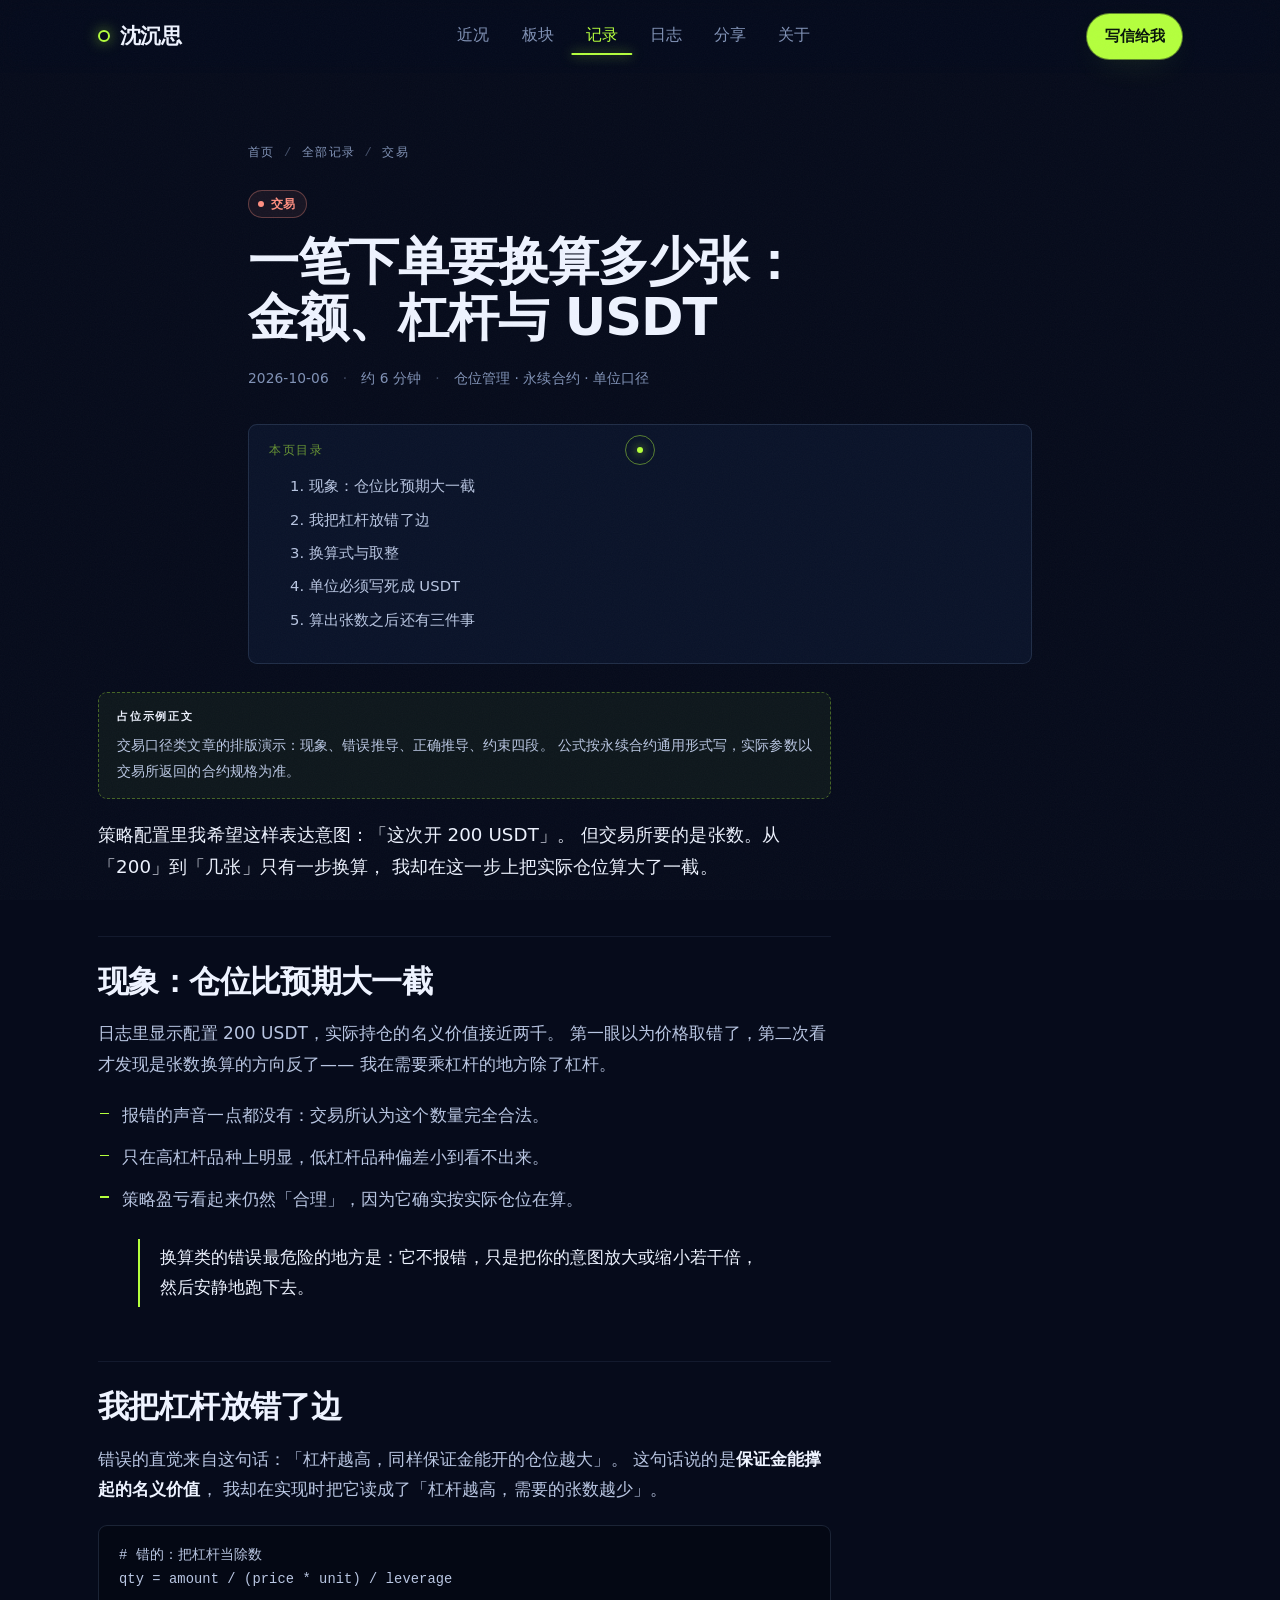
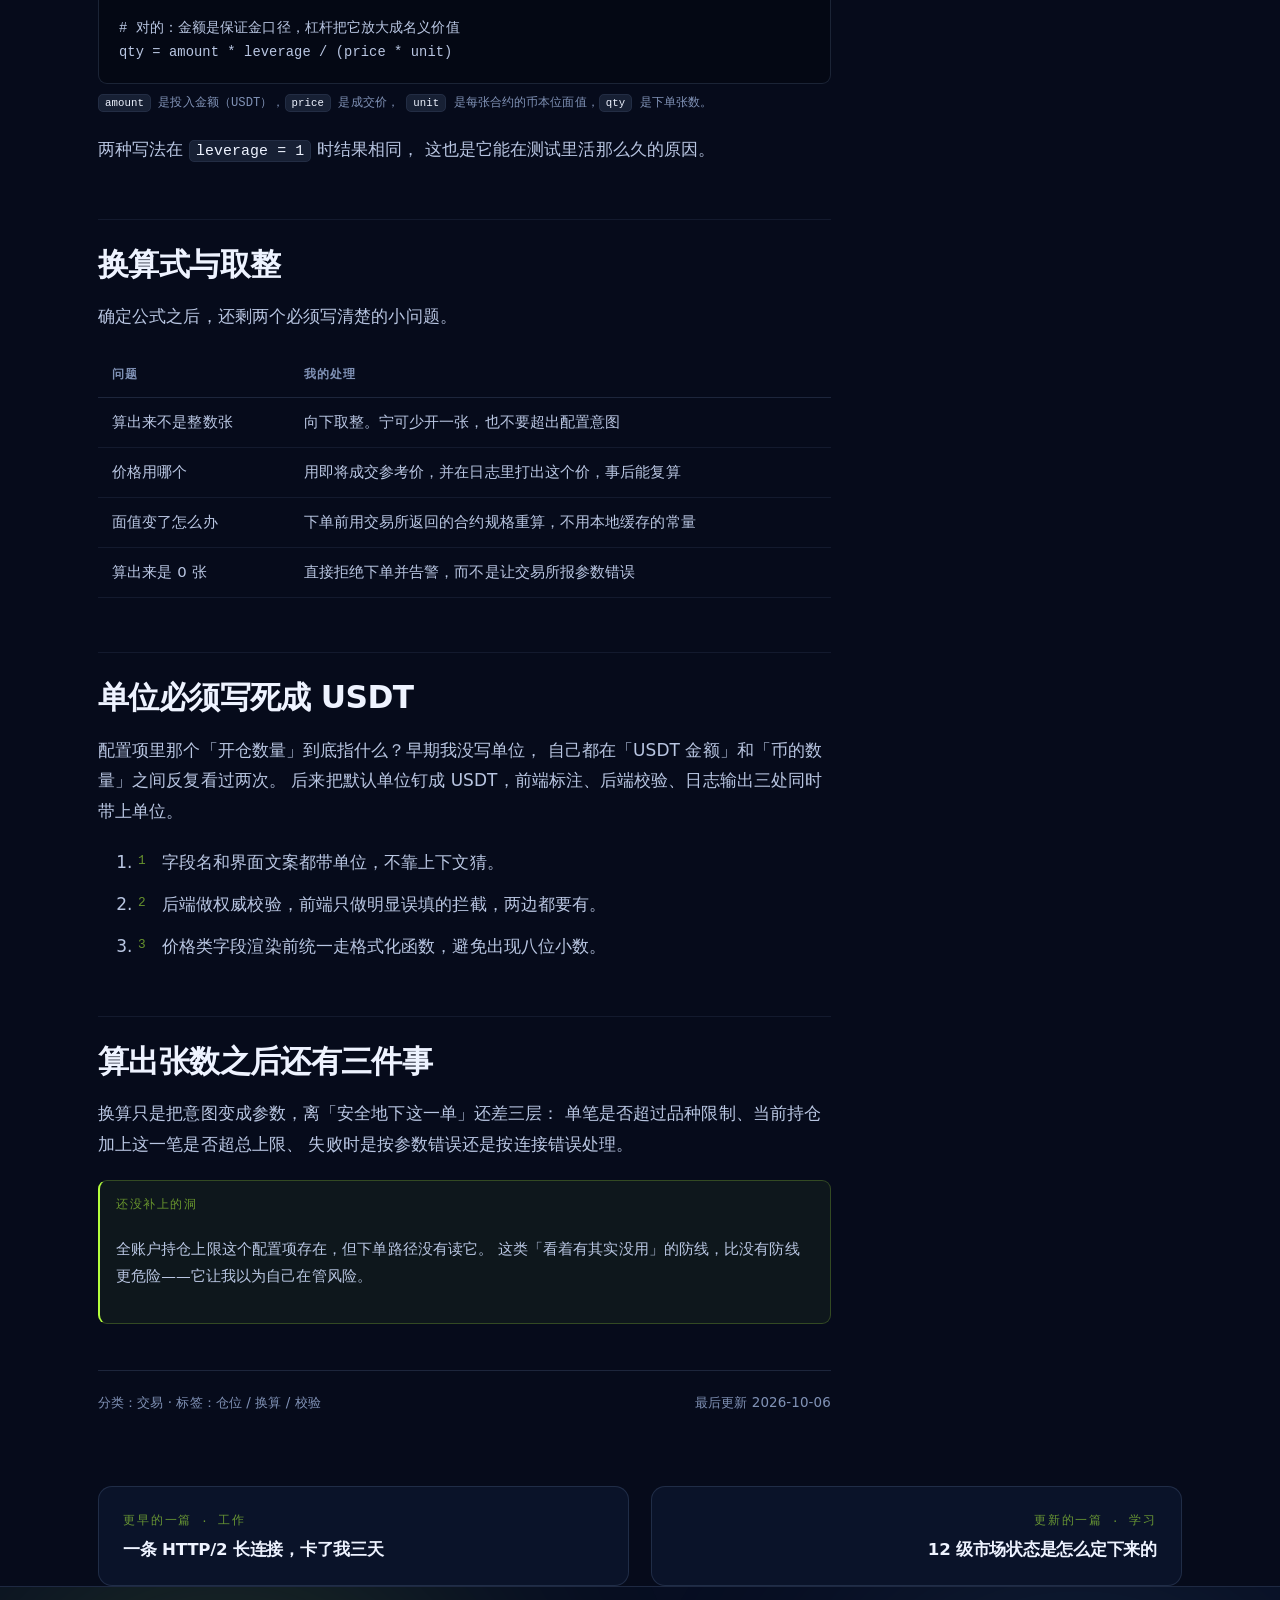
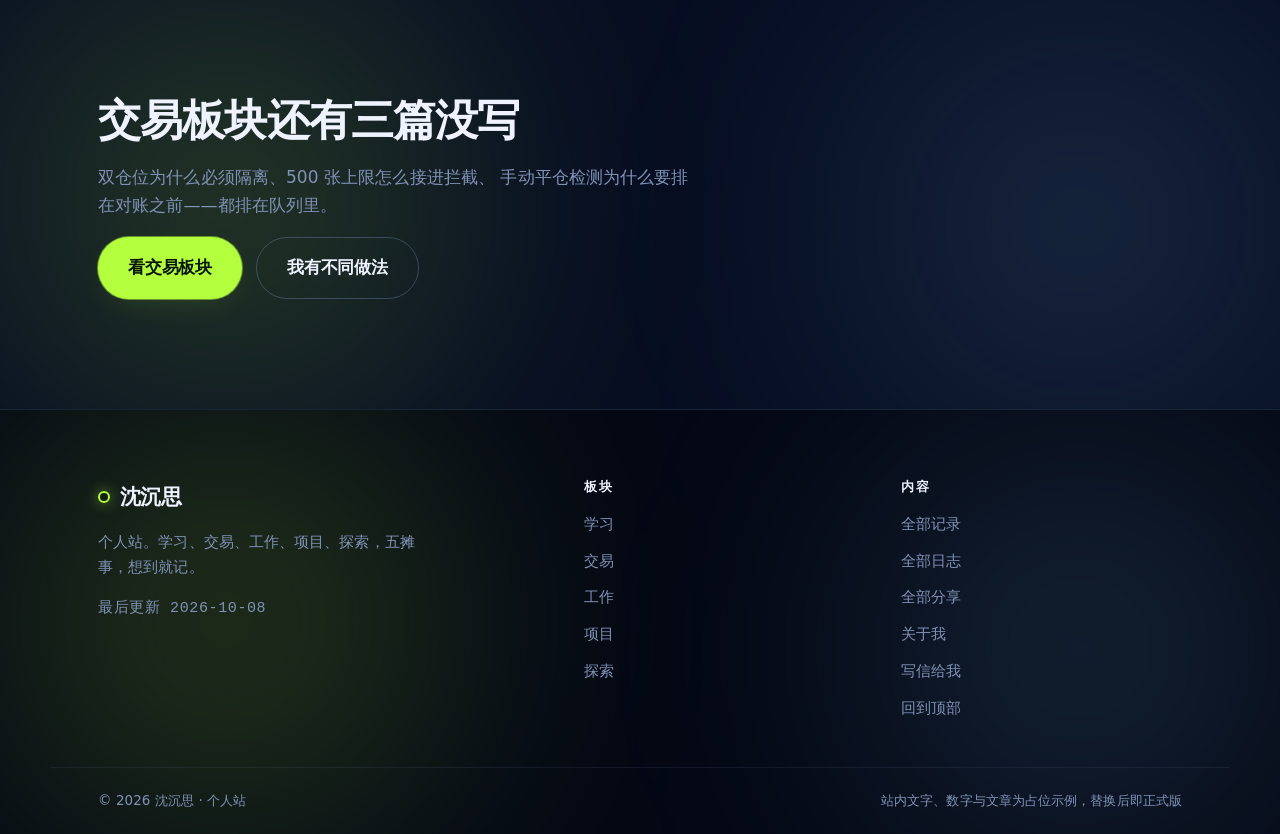
<file: web/note-trade-sizing.html>
<!doctype html>
<html lang="zh-CN">
  <head>
    <meta charset="utf-8" />
    <meta name="viewport" content="width=device-width, initial-scale=1" />
    <title>一笔下单要换算多少张：金额、杠杆与 USDT · 交易 · 沈沉思个人站</title>
    <meta
      name="description"
      content="按金额下单时，张数换算里杠杆是放大因子而不是除数。这篇写我把杠杆放错边的过程、单位口径怎么定成 USDT，以及换算之后还必须做的事。"
    />
    <meta name="theme-color" content="#060B1B" />
    <link rel="icon" href="./favicon.svg" type="image/svg+xml" />
    <link rel="alternate icon" href="./favicon.ico" />
    <link rel="apple-touch-icon" href="./favicon.png" />
    <link rel="stylesheet" href="./styles.css" />
  </head>
  <body>
    <div class="reading-bar" aria-hidden="true"></div>
    <a class="skip-link" href="#main">跳到主要内容</a>

    <header class="site-header" id="top">
      <div class="shell header-inner">
        <a class="wordmark" href="./index.html" aria-label="返回个人站首页">
          <span class="wordmark-mark" aria-hidden="true"></span>
          <span class="wordmark-text">沈沉思</span>
        </a>

        <nav class="primary-nav" id="primary-nav" aria-label="主导航">
          <a href="./index.html#panel">近况</a>
          <a href="./index.html#shelf">板块</a>
          <a href="./notes.html" class="is-current">记录</a>
          <a href="./logs.html">日志</a>
          <a href="./shares.html">分享</a>
          <a href="./about.html">关于</a>
        </nav>

        <div class="header-actions">
          <a class="btn btn-accent btn-sm" href="./contact.html">写信给我</a>
          <button
            class="nav-toggle"
            type="button"
            id="nav-toggle"
            aria-controls="primary-nav"
            aria-expanded="false"
          >
            <span class="nav-toggle-bars" aria-hidden="true"></span>
            <span class="sr-only">菜单</span>
          </button>
        </div>
      </div>
    </header>

    <main id="main">
      <article class="post">
        <header class="post-head">
          <div class="shell shell-narrow">
            <p class="crumbs">
              <a href="./index.html">首页</a>
              <span class="sep">/</span>
              <a href="./notes.html">全部记录</a>
              <span class="sep">/</span>
              <a href="./notes.html?cat=trade">交易</a>
            </p>

            <span class="cat cat-trade">交易</span>
            <h1>一笔下单要换算多少张：金额、杠杆与 USDT</h1>

            <div class="post-meta">
              <time datetime="2026-10-06">2026-10-06</time>
              <span class="sep">·</span>
              <span>约 6 分钟</span>
              <span class="sep">·</span>
              <span>仓位管理 · 永续合约 · 单位口径</span>
            </div>

            <nav class="toc" aria-label="本页目录">
              <p class="ai-label">本页目录</p>
              <ol>
                <li><a href="#symptom">现象：仓位比预期大一截</a></li>
                <li><a href="#wrong">我把杠杆放错了边</a></li>
                <li><a href="#formula">换算式与取整</a></li>
                <li><a href="#unit">单位必须写死成 USDT</a></li>
                <li><a href="#after">算出张数之后还有三件事</a></li>
              </ol>
            </nav>
          </div>
        </header>

        <div class="shell">
          <div class="prose">
            <p class="draft-note">
              <strong>占位示例正文</strong>
              交易口径类文章的排版演示：现象、错误推导、正确推导、约束四段。
              公式按永续合约通用形式写，实际参数以交易所返回的合约规格为准。
            </p>

            <p class="lead">
              策略配置里我希望这样表达意图：「这次开 200 USDT」。
              但交易所要的是张数。从「200」到「几张」只有一步换算，
              我却在这一步上把实际仓位算大了一截。
            </p>

            <h2 id="symptom">现象：仓位比预期大一截</h2>
            <p>
              日志里显示配置 200 USDT，实际持仓的名义价值接近两千。
              第一眼以为价格取错了，第二次看才发现是张数换算的方向反了——
              我在需要乘杠杆的地方除了杠杆。
            </p>
            <ul>
              <li>报错的声音一点都没有：交易所认为这个数量完全合法。</li>
              <li>只在高杠杆品种上明显，低杠杆品种偏差小到看不出来。</li>
              <li>策略盈亏看起来仍然「合理」，因为它确实按实际仓位在算。</li>
            </ul>

            <blockquote>
              <p>
                换算类的错误最危险的地方是：它不报错，只是把你的意图放大或缩小若干倍，
                然后安静地跑下去。
              </p>
            </blockquote>

            <h2 id="wrong">我把杠杆放错了边</h2>
            <p>
              错误的直觉来自这句话：「杠杆越高，同样保证金能开的仓位越大」。
              这句话说的是<strong>保证金能撑起的名义价值</strong>，
              我却在实现时把它读成了「杠杆越高，需要的张数越少」。
            </p>

            <pre><code># 错的：把杠杆当除数
qty = amount / (price * unit) / leverage

# 对的：金额是保证金口径，杠杆把它放大成名义价值
qty = amount * leverage / (price * unit)</code></pre>
            <p class="code-cap">
              <code>amount</code> 是投入金额（USDT），<code>price</code> 是成交价，
              <code>unit</code> 是每张合约的币本位面值，<code>qty</code> 是下单张数。
            </p>

            <p>
              两种写法在 <code>leverage = 1</code> 时结果相同，
              这也是它能在测试里活那么久的原因。
            </p>

            <h2 id="formula">换算式与取整</h2>
            <p>确定公式之后，还剩两个必须写清楚的小问题。</p>
            <table>
              <thead>
                <tr>
                  <th>问题</th>
                  <th>我的处理</th>
                </tr>
              </thead>
              <tbody>
                <tr>
                  <td>算出来不是整数张</td>
                  <td>向下取整。宁可少开一张，也不要超出配置意图</td>
                </tr>
                <tr>
                  <td>价格用哪个</td>
                  <td>用即将成交参考价，并在日志里打出这个价，事后能复算</td>
                </tr>
                <tr>
                  <td>面值变了怎么办</td>
                  <td>下单前用交易所返回的合约规格重算，不用本地缓存的常量</td>
                </tr>
                <tr>
                  <td>算出来是 0 张</td>
                  <td>直接拒绝下单并告警，而不是让交易所报参数错误</td>
                </tr>
              </tbody>
            </table>

            <h2 id="unit">单位必须写死成 USDT</h2>
            <p>
              配置项里那个「开仓数量」到底指什么？早期我没写单位，
              自己都在「USDT 金额」和「币的数量」之间反复看过两次。
              后来把默认单位钉成 USDT，前端标注、后端校验、日志输出三处同时带上单位。
            </p>
            <ol>
              <li>字段名和界面文案都带单位，不靠上下文猜。</li>
              <li>后端做权威校验，前端只做明显误填的拦截，两边都要有。</li>
              <li>价格类字段渲染前统一走格式化函数，避免出现八位小数。</li>
            </ol>

            <h2 id="after">算出张数之后还有三件事</h2>
            <p>
              换算只是把意图变成参数，离「安全地下这一单」还差三层：
              单笔是否超过品种限制、当前持仓加上这一笔是否超总上限、
              失败时是按参数错误还是按连接错误处理。
            </p>
            <div class="ai-note">
              <p class="ai-label">还没补上的洞</p>
              <p>
                全账户持仓上限这个配置项存在，但下单路径没有读它。
                这类「看着有其实没用」的防线，比没有防线更危险——它让我以为自己在管风险。
              </p>
            </div>

            <p class="post-foot">
              <span>分类：交易 · 标签：仓位 / 换算 / 校验</span>
              <span>最后更新 2026-10-06</span>
            </p>
          </div>

          <nav class="pager" aria-label="相邻文章">
            <a class="pager-card" href="./note-kline-http2.html">
              <span class="pager-label">更早的一篇 · 工作</span>
              <span class="pager-title">一条 HTTP/2 长连接，卡了我三天</span>
            </a>
            <a class="pager-card is-next" href="./note-market-regime.html">
              <span class="pager-label">更新的一篇 · 学习</span>
              <span class="pager-title">12 级市场状态是怎么定下来的</span>
            </a>
          </nav>
        </div>
      </article>

      <section class="closing">
        <div class="shell closing-inner reveal">
          <h2>交易板块还有三篇没写</h2>
          <p>
            双仓位为什么必须隔离、500 张上限怎么接进拦截、
            手动平仓检测为什么要排在对账之前——都排在队列里。
          </p>
          <div class="hero-actions">
            <a class="btn btn-accent btn-lg" href="./notes.html?cat=trade">看交易板块</a>
            <a class="btn btn-ghost btn-lg" href="./contact.html">我有不同做法</a>
          </div>
        </div>
      </section>
    </main>

    <footer class="site-footer">
      <div class="shell footer-inner">
        <div class="footer-brand">
          <a class="wordmark" href="./index.html" aria-label="返回首页">
            <span class="wordmark-mark" aria-hidden="true"></span>
            <span class="wordmark-text">沈沉思</span>
          </a>
          <p>个人站。学习、交易、工作、项目、探索，五摊事，想到就记。</p>
          <p class="footer-note">最后更新 2026-10-08</p>
        </div>

        <nav class="footer-links" aria-label="页脚板块导航">
          <h3>板块</h3>
          <a href="./notes.html?cat=study">学习</a>
          <a href="./notes.html?cat=trade">交易</a>
          <a href="./notes.html?cat=work">工作</a>
          <a href="./notes.html?cat=project">项目</a>
          <a href="./notes.html?cat=explore">探索</a>
        </nav>

        <div class="footer-links">
          <h3>内容</h3>
          <a href="./notes.html">全部记录</a>
          <a href="./logs.html">全部日志</a>
          <a href="./shares.html">全部分享</a>
          <a href="./about.html">关于我</a>
          <a href="./contact.html">写信给我</a>
          <a href="#top">回到顶部</a>
        </div>
      </div>
      <div class="shell footer-bottom">
        <p>© 2026 沈沉思 · 个人站</p>
        <p>站内文字、数字与文章为占位示例，替换后即正式版</p>
      </div>
    </footer>

    <script src="./script.js"></script>
  </body>
</html>
</file>
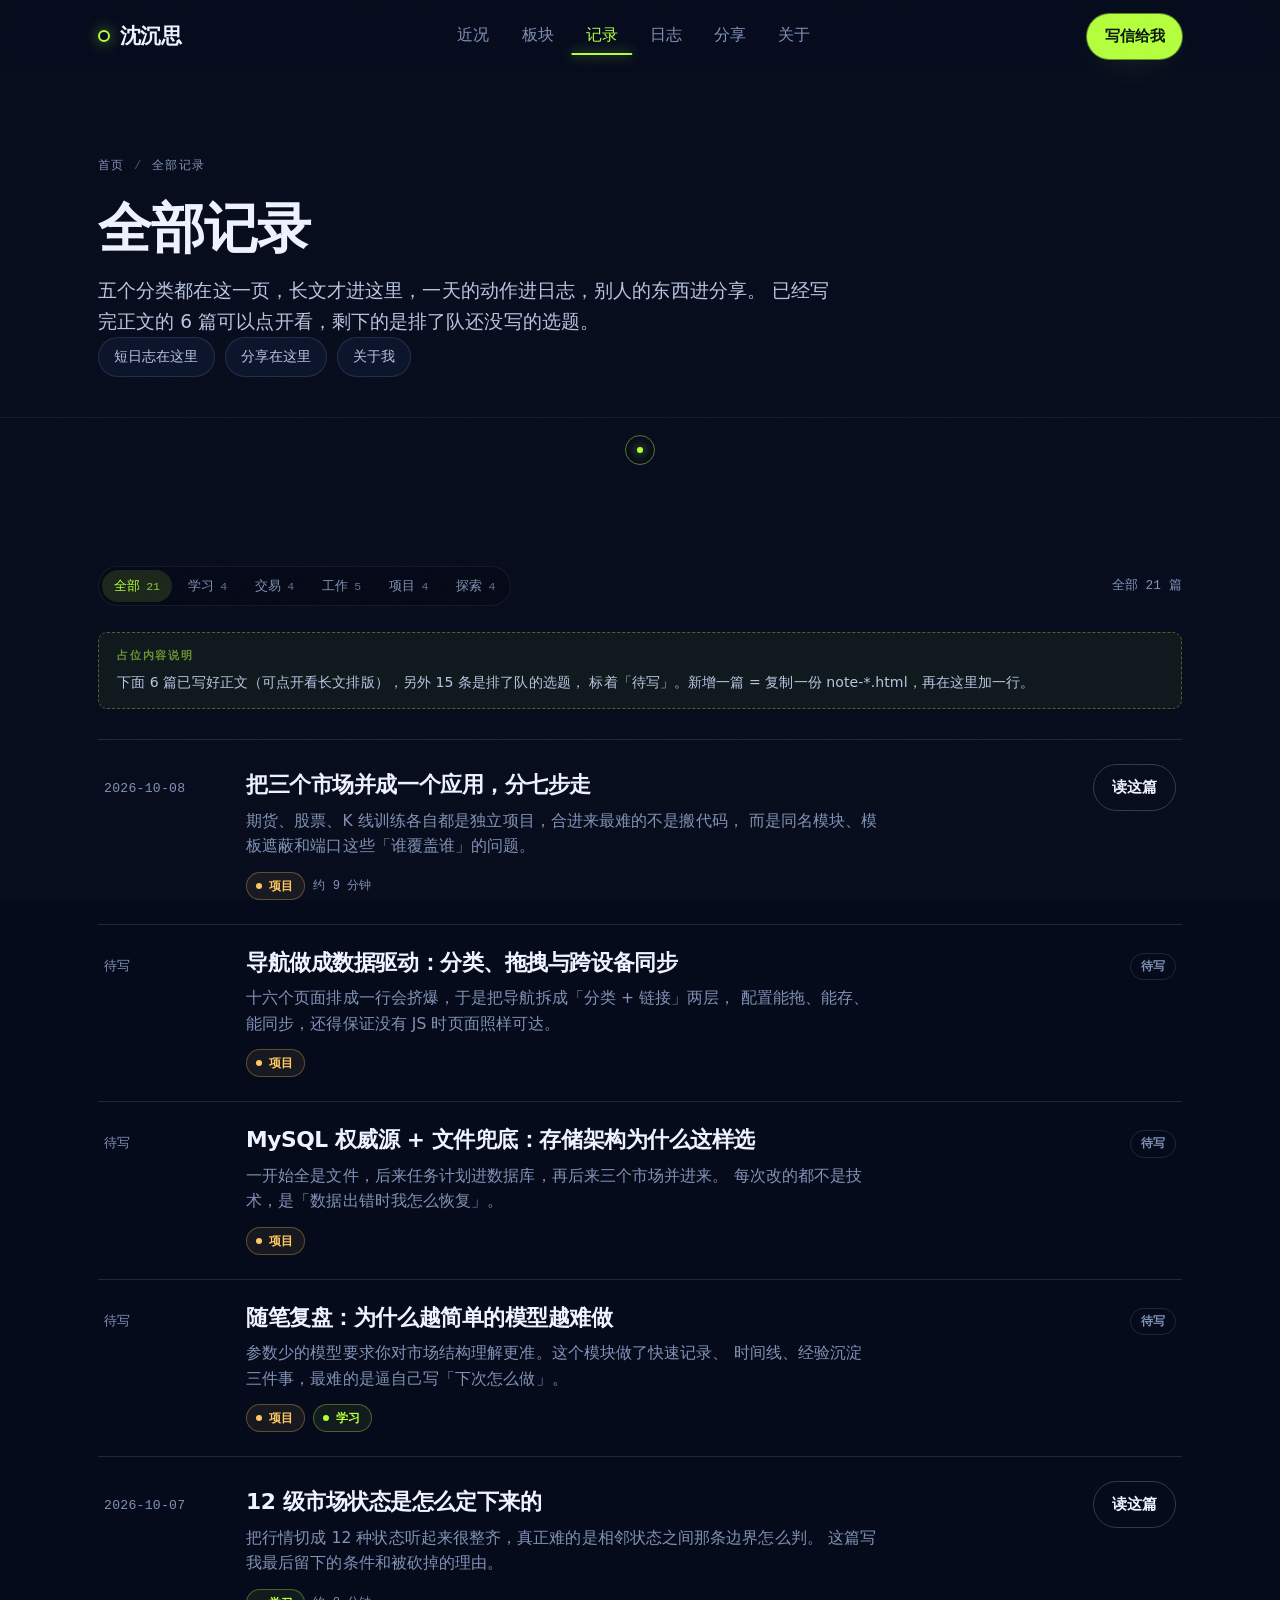
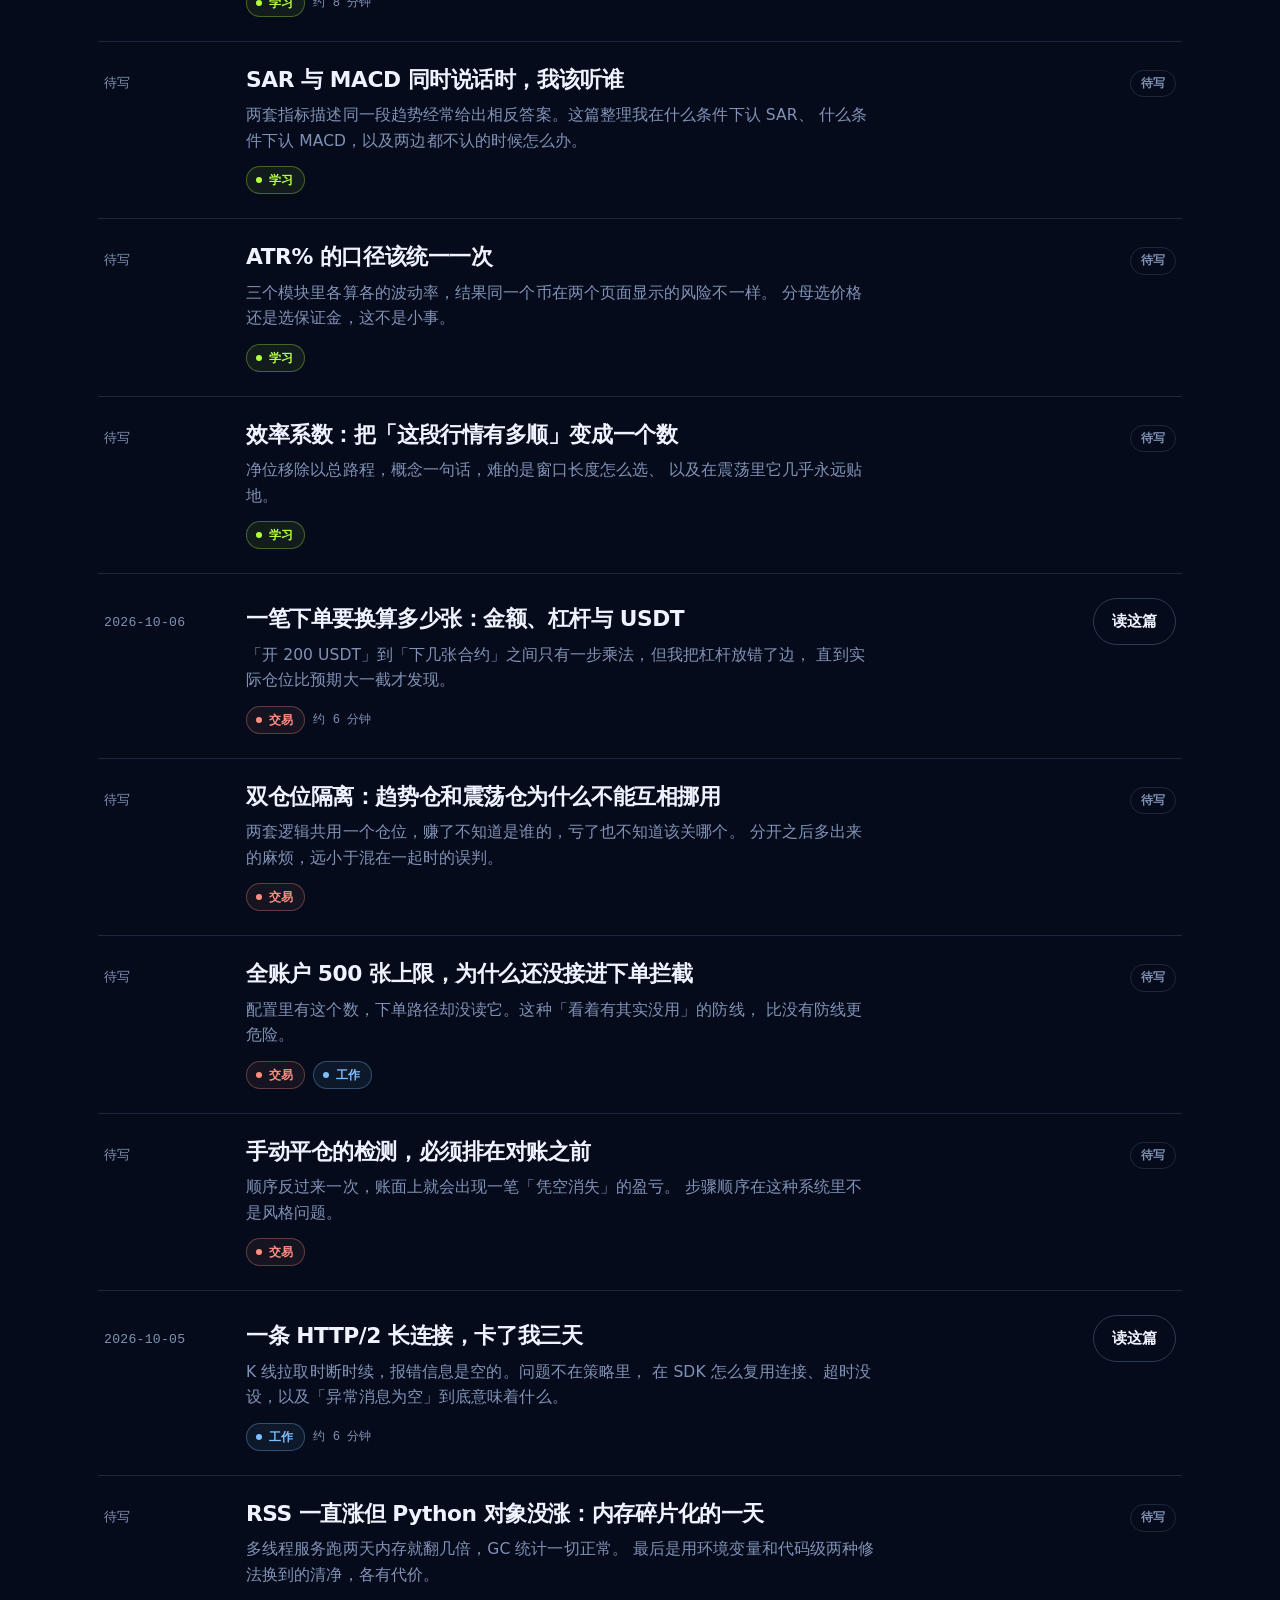
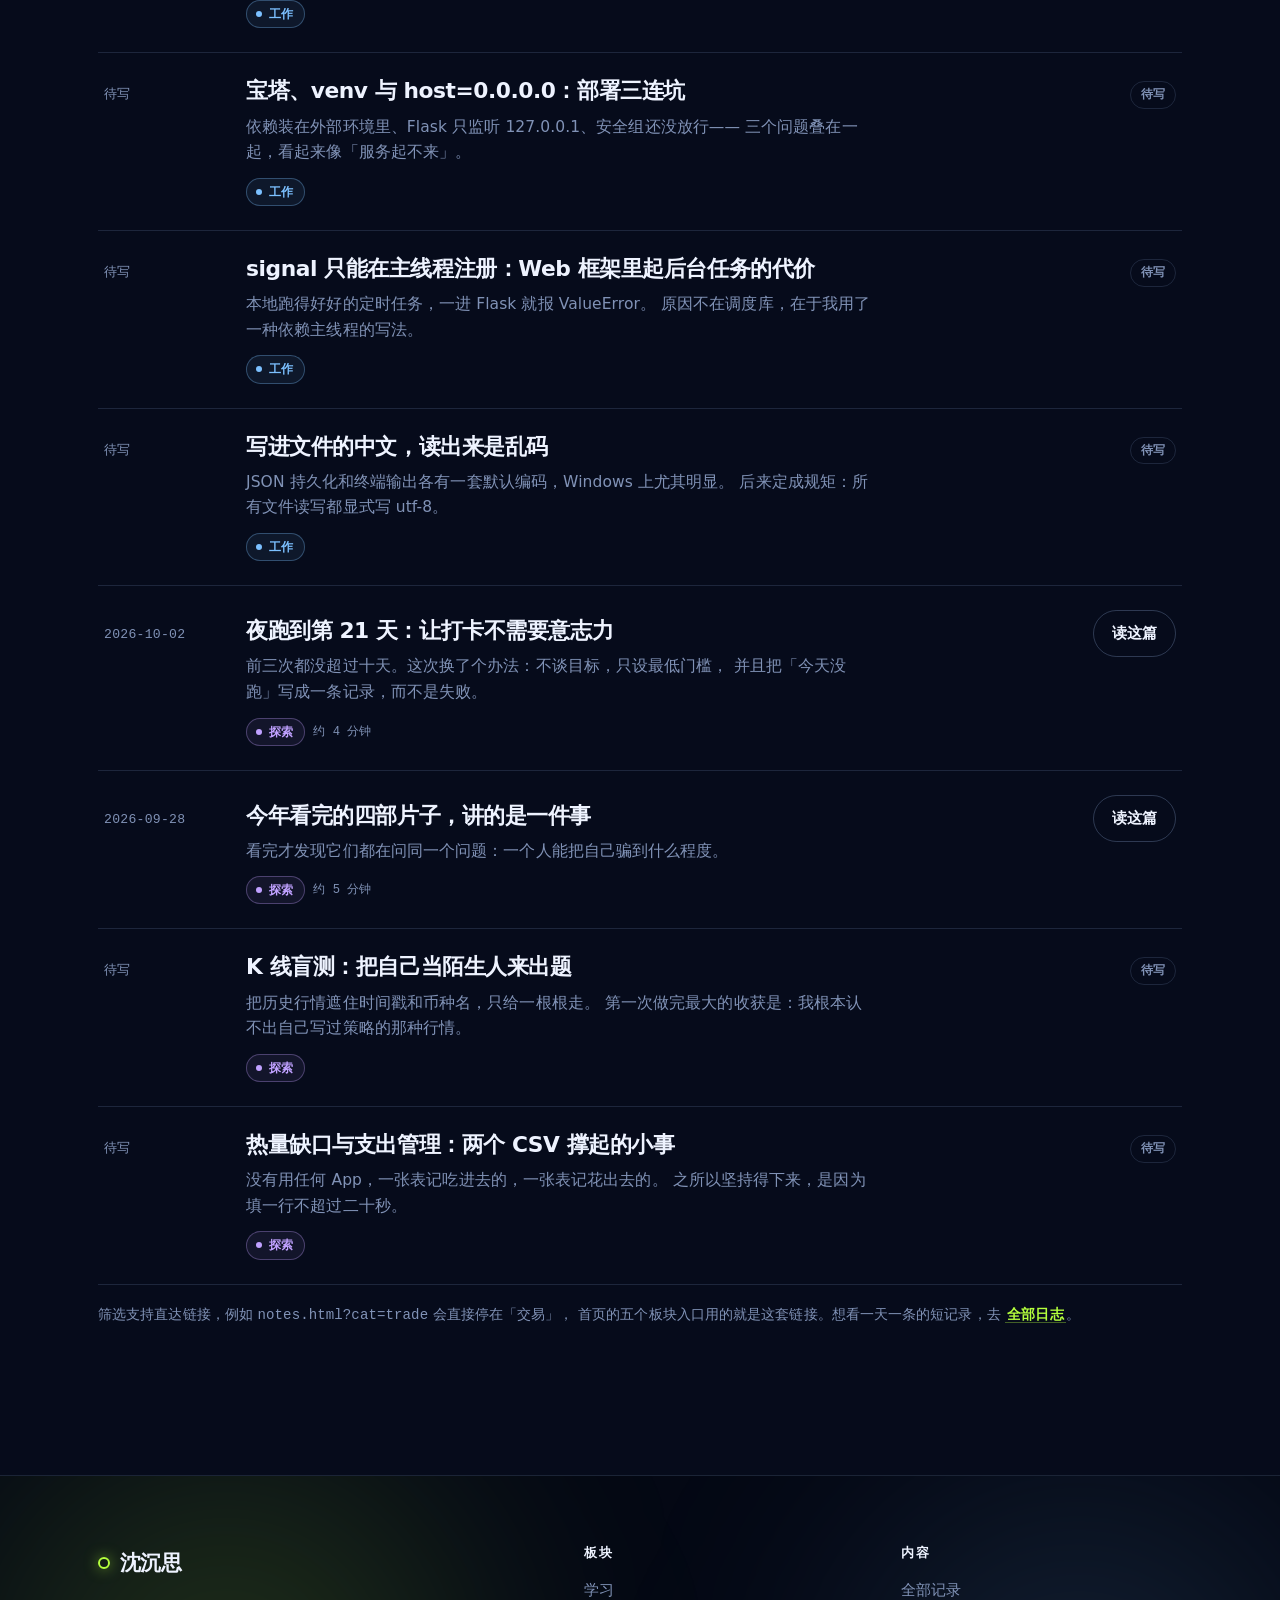
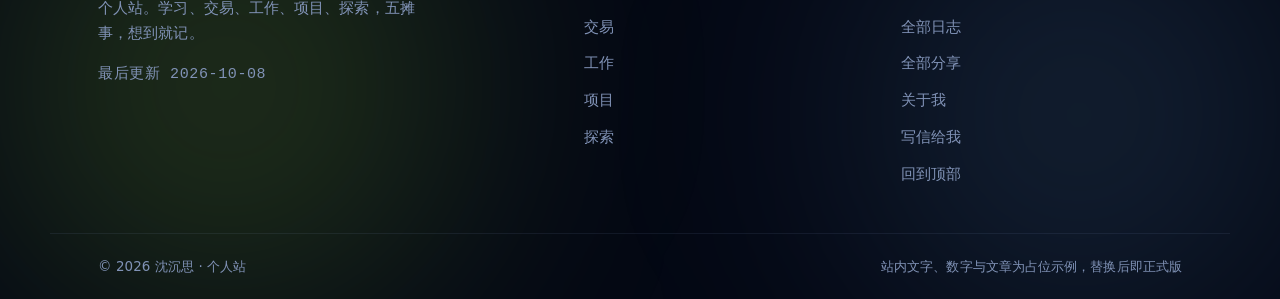
<file: web/notes.html>
<!doctype html>
<html lang="zh-CN">
  <head>
    <meta charset="utf-8" />
    <meta name="viewport" content="width=device-width, initial-scale=1" />
    <title>全部记录 · 沈沉思个人站</title>
    <meta
      name="description"
      content="沈沉思个人站的全部长文记录：学习、交易、工作、项目、探索五个分类，可按分类筛选，支持 notes.html?cat=trade 之类的直达链接。"
    />
    <meta name="theme-color" content="#060B1B" />
    <link rel="icon" href="./favicon.svg" type="image/svg+xml" />
    <link rel="alternate icon" href="./favicon.ico" />
    <link rel="apple-touch-icon" href="./favicon.png" />
    <link rel="stylesheet" href="./styles.css" />
  </head>
  <body>
    <a class="skip-link" href="#main">跳到主要内容</a>

    <!-- ============ 顶部导航 ============ -->
    <header class="site-header" id="top">
      <div class="shell header-inner">
        <a class="wordmark" href="./index.html" aria-label="返回个人站首页">
          <span class="wordmark-mark" aria-hidden="true"></span>
          <span class="wordmark-text">沈沉思</span>
        </a>

        <nav class="primary-nav" id="primary-nav" aria-label="主导航">
          <a href="./index.html#panel">近况</a>
          <a href="./index.html#shelf">板块</a>
          <a href="./notes.html" class="is-current">记录</a>
          <a href="./logs.html">日志</a>
          <a href="./shares.html">分享</a>
          <a href="./about.html">关于</a>
        </nav>

        <div class="header-actions">
          <a class="btn btn-accent btn-sm" href="./contact.html">写信给我</a>
          <button
            class="nav-toggle"
            type="button"
            id="nav-toggle"
            aria-controls="primary-nav"
            aria-expanded="false"
          >
            <span class="nav-toggle-bars" aria-hidden="true"></span>
            <span class="sr-only">菜单</span>
          </button>
        </div>
      </div>
    </header>

    <main id="main">
      <!-- ============ 内页标题 ============ -->
      <section class="page-head">
        <div class="shell">
          <p class="crumbs">
            <a href="./index.html">首页</a>
            <span class="sep">/</span>
            <span>全部记录</span>
          </p>
          <h1>全部记录</h1>
          <p class="page-lede">
            五个分类都在这一页，长文才进这里，一天的动作进日志，别人的东西进分享。
            已经写完正文的 6 篇可以点开看，剩下的是排了队还没写的选题。
          </p>
          <p class="chip-row">
            <a class="chip" href="./logs.html">短日志在这里</a>
            <a class="chip" href="./shares.html">分享在这里</a>
            <a class="chip" href="./about.html">关于我</a>
          </p>
        </div>
      </section>

      <!-- ============ 列表 + 分类筛选 ============ -->
      <section class="section">
        <div class="shell">
          <div class="list-toolbar reveal">
            <div class="filters" role="tablist" aria-label="按板块筛选">
              <button
                class="filter is-active"
                type="button"
                role="tab"
                aria-selected="true"
                data-cat="all"
              >
                全部 <span class="count">21</span>
              </button>
              <button
                class="filter"
                type="button"
                role="tab"
                aria-selected="false"
                data-cat="study"
              >
                学习 <span class="count">4</span>
              </button>
              <button
                class="filter"
                type="button"
                role="tab"
                aria-selected="false"
                data-cat="trade"
              >
                交易 <span class="count">4</span>
              </button>
              <button
                class="filter"
                type="button"
                role="tab"
                aria-selected="false"
                data-cat="work"
              >
                工作 <span class="count">5</span>
              </button>
              <button
                class="filter"
                type="button"
                role="tab"
                aria-selected="false"
                data-cat="project"
              >
                项目 <span class="count">4</span>
              </button>
              <button
                class="filter"
                type="button"
                role="tab"
                aria-selected="false"
                data-cat="explore"
              >
                探索 <span class="count">4</span>
              </button>
            </div>
            <p class="list-count" id="list-count">全部 21 篇</p>
          </div>

          <p class="draft-note reveal">
            <strong>占位内容说明</strong>
            下面 6 篇已写好正文（可点开看长文排版），另外 15 条是排了队的选题，
            标着「待写」。新增一篇 = 复制一份 note-*.html，再在这里加一行。
          </p>

          <div class="post-list">
            <!-- ------------------------------ 项目 ------------------------------ -->
            <article class="post-row" data-cat="project">
              <p class="post-date">2026-10-08</p>
              <div class="post-main">
                <a class="post-title" href="./note-merge-migration.html">
                  把三个市场并成一个应用，分七步走
                </a>
                <p class="post-excerpt">
                  期货、股票、K 线训练各自都是独立项目，合进来最难的不是搬代码，
                  而是同名模块、模板遮蔽和端口这些「谁覆盖谁」的问题。
                </p>
                <p class="post-tags">
                  <span class="cat cat-project">项目</span>
                  <span class="post-read">约 9 分钟</span>
                </p>
              </div>
              <div class="post-side">
                <a class="btn btn-ghost btn-sm" href="./note-merge-migration.html">读这篇</a>
              </div>
            </article>

            <article class="post-row" data-cat="project">
              <p class="post-date">待写</p>
              <div class="post-main">
                <span class="post-title">导航做成数据驱动：分类、拖拽与跨设备同步</span>
                <p class="post-excerpt">
                  十六个页面排成一行会挤爆，于是把导航拆成「分类 + 链接」两层，
                  配置能拖、能存、能同步，还得保证没有 JS 时页面照样可达。
                </p>
                <p class="post-tags">
                  <span class="cat cat-project">项目</span>
                </p>
              </div>
              <div class="post-side">
                <span class="tag tag-todo">待写</span>
              </div>
            </article>

            <article class="post-row" data-cat="project">
              <p class="post-date">待写</p>
              <div class="post-main">
                <span class="post-title">MySQL 权威源 + 文件兜底：存储架构为什么这样选</span>
                <p class="post-excerpt">
                  一开始全是文件，后来任务计划进数据库，再后来三个市场并进来。
                  每次改的都不是技术，是「数据出错时我怎么恢复」。
                </p>
                <p class="post-tags">
                  <span class="cat cat-project">项目</span>
                </p>
              </div>
              <div class="post-side">
                <span class="tag tag-todo">待写</span>
              </div>
            </article>

            <article class="post-row" data-cat="project">
              <p class="post-date">待写</p>
              <div class="post-main">
                <span class="post-title">随笔复盘：为什么越简单的模型越难做</span>
                <p class="post-excerpt">
                  参数少的模型要求你对市场结构理解更准。这个模块做了快速记录、
                  时间线、经验沉淀三件事，最难的是逼自己写「下次怎么做」。
                </p>
                <p class="post-tags">
                  <span class="cat cat-project">项目</span>
                  <span class="cat cat-study">学习</span>
                </p>
              </div>
              <div class="post-side">
                <span class="tag tag-todo">待写</span>
              </div>
            </article>

            <!-- ------------------------------ 学习 ------------------------------ -->
            <article class="post-row" data-cat="study">
              <p class="post-date">2026-10-07</p>
              <div class="post-main">
                <a class="post-title" href="./note-market-regime.html">
                  12 级市场状态是怎么定下来的
                </a>
                <p class="post-excerpt">
                  把行情切成 12 种状态听起来很整齐，真正难的是相邻状态之间那条边界怎么判。
                  这篇写我最后留下的条件和被砍掉的理由。
                </p>
                <p class="post-tags">
                  <span class="cat cat-study">学习</span>
                  <span class="post-read">约 8 分钟</span>
                </p>
              </div>
              <div class="post-side">
                <a class="btn btn-ghost btn-sm" href="./note-market-regime.html">读这篇</a>
              </div>
            </article>

            <article class="post-row" data-cat="study">
              <p class="post-date">待写</p>
              <div class="post-main">
                <span class="post-title">SAR 与 MACD 同时说话时，我该听谁</span>
                <p class="post-excerpt">
                  两套指标描述同一段趋势经常给出相反答案。这篇整理我在什么条件下认 SAR、
                  什么条件下认 MACD，以及两边都不认的时候怎么办。
                </p>
                <p class="post-tags">
                  <span class="cat cat-study">学习</span>
                </p>
              </div>
              <div class="post-side">
                <span class="tag tag-todo">待写</span>
              </div>
            </article>

            <article class="post-row" data-cat="study">
              <p class="post-date">待写</p>
              <div class="post-main">
                <span class="post-title">ATR% 的口径该统一一次</span>
                <p class="post-excerpt">
                  三个模块里各算各的波动率，结果同一个币在两个页面显示的风险不一样。
                  分母选价格还是选保证金，这不是小事。
                </p>
                <p class="post-tags">
                  <span class="cat cat-study">学习</span>
                </p>
              </div>
              <div class="post-side">
                <span class="tag tag-todo">待写</span>
              </div>
            </article>

            <article class="post-row" data-cat="study">
              <p class="post-date">待写</p>
              <div class="post-main">
                <span class="post-title">效率系数：把「这段行情有多顺」变成一个数</span>
                <p class="post-excerpt">
                  净位移除以总路程，概念一句话，难的是窗口长度怎么选、
                  以及在震荡里它几乎永远贴地。
                </p>
                <p class="post-tags">
                  <span class="cat cat-study">学习</span>
                </p>
              </div>
              <div class="post-side">
                <span class="tag tag-todo">待写</span>
              </div>
            </article>

            <!-- ------------------------------ 交易 ------------------------------ -->
            <article class="post-row" data-cat="trade">
              <p class="post-date">2026-10-06</p>
              <div class="post-main">
                <a class="post-title" href="./note-trade-sizing.html">
                  一笔下单要换算多少张：金额、杠杆与 USDT
                </a>
                <p class="post-excerpt">
                  「开 200 USDT」到「下几张合约」之间只有一步乘法，但我把杠杆放错了边，
                  直到实际仓位比预期大一截才发现。
                </p>
                <p class="post-tags">
                  <span class="cat cat-trade">交易</span>
                  <span class="post-read">约 6 分钟</span>
                </p>
              </div>
              <div class="post-side">
                <a class="btn btn-ghost btn-sm" href="./note-trade-sizing.html">读这篇</a>
              </div>
            </article>

            <article class="post-row" data-cat="trade">
              <p class="post-date">待写</p>
              <div class="post-main">
                <span class="post-title">双仓位隔离：趋势仓和震荡仓为什么不能互相挪用</span>
                <p class="post-excerpt">
                  两套逻辑共用一个仓位，赚了不知道是谁的，亏了也不知道该关哪个。
                  分开之后多出来的麻烦，远小于混在一起时的误判。
                </p>
                <p class="post-tags">
                  <span class="cat cat-trade">交易</span>
                </p>
              </div>
              <div class="post-side">
                <span class="tag tag-todo">待写</span>
              </div>
            </article>

            <article class="post-row" data-cat="trade">
              <p class="post-date">待写</p>
              <div class="post-main">
                <span class="post-title">全账户 500 张上限，为什么还没接进下单拦截</span>
                <p class="post-excerpt">
                  配置里有这个数，下单路径却没读它。这种「看着有其实没用」的防线，
                  比没有防线更危险。
                </p>
                <p class="post-tags">
                  <span class="cat cat-trade">交易</span>
                  <span class="cat cat-work">工作</span>
                </p>
              </div>
              <div class="post-side">
                <span class="tag tag-todo">待写</span>
              </div>
            </article>

            <article class="post-row" data-cat="trade">
              <p class="post-date">待写</p>
              <div class="post-main">
                <span class="post-title">手动平仓的检测，必须排在对账之前</span>
                <p class="post-excerpt">
                  顺序反过来一次，账面上就会出现一笔「凭空消失」的盈亏。
                  步骤顺序在这种系统里不是风格问题。
                </p>
                <p class="post-tags">
                  <span class="cat cat-trade">交易</span>
                </p>
              </div>
              <div class="post-side">
                <span class="tag tag-todo">待写</span>
              </div>
            </article>

            <!-- ------------------------------ 工作 ------------------------------ -->
            <article class="post-row" data-cat="work">
              <p class="post-date">2026-10-05</p>
              <div class="post-main">
                <a class="post-title" href="./note-kline-http2.html">
                  一条 HTTP/2 长连接，卡了我三天
                </a>
                <p class="post-excerpt">
                  K 线拉取时断时续，报错信息是空的。问题不在策略里，
                  在 SDK 怎么复用连接、超时没设，以及「异常消息为空」到底意味着什么。
                </p>
                <p class="post-tags">
                  <span class="cat cat-work">工作</span>
                  <span class="post-read">约 6 分钟</span>
                </p>
              </div>
              <div class="post-side">
                <a class="btn btn-ghost btn-sm" href="./note-kline-http2.html">读这篇</a>
              </div>
            </article>

            <article class="post-row" data-cat="work">
              <p class="post-date">待写</p>
              <div class="post-main">
                <span class="post-title">RSS 一直涨但 Python 对象没涨：内存碎片化的一天</span>
                <p class="post-excerpt">
                  多线程服务跑两天内存就翻几倍，GC 统计一切正常。
                  最后是用环境变量和代码级两种修法换到的清净，各有代价。
                </p>
                <p class="post-tags">
                  <span class="cat cat-work">工作</span>
                </p>
              </div>
              <div class="post-side">
                <span class="tag tag-todo">待写</span>
              </div>
            </article>

            <article class="post-row" data-cat="work">
              <p class="post-date">待写</p>
              <div class="post-main">
                <span class="post-title">宝塔、venv 与 host=0.0.0.0：部署三连坑</span>
                <p class="post-excerpt">
                  依赖装在外部环境里、Flask 只监听 127.0.0.1、安全组还没放行——
                  三个问题叠在一起，看起来像「服务起不来」。
                </p>
                <p class="post-tags">
                  <span class="cat cat-work">工作</span>
                </p>
              </div>
              <div class="post-side">
                <span class="tag tag-todo">待写</span>
              </div>
            </article>

            <article class="post-row" data-cat="work">
              <p class="post-date">待写</p>
              <div class="post-main">
                <span class="post-title">signal 只能在主线程注册：Web 框架里起后台任务的代价</span>
                <p class="post-excerpt">
                  本地跑得好好的定时任务，一进 Flask 就报 ValueError。
                  原因不在调度库，在于我用了一种依赖主线程的写法。
                </p>
                <p class="post-tags">
                  <span class="cat cat-work">工作</span>
                </p>
              </div>
              <div class="post-side">
                <span class="tag tag-todo">待写</span>
              </div>
            </article>

            <article class="post-row" data-cat="work">
              <p class="post-date">待写</p>
              <div class="post-main">
                <span class="post-title">写进文件的中文，读出来是乱码</span>
                <p class="post-excerpt">
                  JSON 持久化和终端输出各有一套默认编码，Windows 上尤其明显。
                  后来定成规矩：所有文件读写都显式写 utf-8。
                </p>
                <p class="post-tags">
                  <span class="cat cat-work">工作</span>
                </p>
              </div>
              <div class="post-side">
                <span class="tag tag-todo">待写</span>
              </div>
            </article>

            <!-- ------------------------------ 探索 ------------------------------ -->
            <article class="post-row" data-cat="explore">
              <p class="post-date">2026-10-02</p>
              <div class="post-main">
                <a class="post-title" href="./note-night-run.html">
                  夜跑到第 21 天：让打卡不需要意志力
                </a>
                <p class="post-excerpt">
                  前三次都没超过十天。这次换了个办法：不谈目标，只设最低门槛，
                  并且把「今天没跑」写成一条记录，而不是失败。
                </p>
                <p class="post-tags">
                  <span class="cat cat-explore">探索</span>
                  <span class="post-read">约 4 分钟</span>
                </p>
              </div>
              <div class="post-side">
                <a class="btn btn-ghost btn-sm" href="./note-night-run.html">读这篇</a>
              </div>
            </article>

            <article class="post-row" data-cat="explore">
              <p class="post-date">2026-09-28</p>
              <div class="post-main">
                <a class="post-title" href="./note-four-films.html">
                  今年看完的四部片子，讲的是一件事
                </a>
                <p class="post-excerpt">
                  看完才发现它们都在问同一个问题：一个人能把自己骗到什么程度。
                </p>
                <p class="post-tags">
                  <span class="cat cat-explore">探索</span>
                  <span class="post-read">约 5 分钟</span>
                </p>
              </div>
              <div class="post-side">
                <a class="btn btn-ghost btn-sm" href="./note-four-films.html">读这篇</a>
              </div>
            </article>

            <article class="post-row" data-cat="explore">
              <p class="post-date">待写</p>
              <div class="post-main">
                <span class="post-title">K 线盲测：把自己当陌生人来出题</span>
                <p class="post-excerpt">
                  把历史行情遮住时间戳和币种名，只给一根根走。
                  第一次做完最大的收获是：我根本认不出自己写过策略的那种行情。
                </p>
                <p class="post-tags">
                  <span class="cat cat-explore">探索</span>
                </p>
              </div>
              <div class="post-side">
                <span class="tag tag-todo">待写</span>
              </div>
            </article>

            <article class="post-row" data-cat="explore">
              <p class="post-date">待写</p>
              <div class="post-main">
                <span class="post-title">热量缺口与支出管理：两个 CSV 撑起的小事</span>
                <p class="post-excerpt">
                  没有用任何 App，一张表记吃进去的，一张表记花出去的。
                  之所以坚持得下来，是因为填一行不超过二十秒。
                </p>
                <p class="post-tags">
                  <span class="cat cat-explore">探索</span>
                </p>
              </div>
              <div class="post-side">
                <span class="tag tag-todo">待写</span>
              </div>
            </article>
          </div>

          <p class="list-empty" id="list-empty" hidden>该板块下暂时还没有内容。</p>

          <p class="preview-caption reveal">
            筛选支持直达链接，例如 <code>notes.html?cat=trade</code> 会直接停在「交易」，
            首页的五个板块入口用的就是这套链接。想看一天一条的短记录，去
            <a class="inline-link" href="./logs.html">全部日志</a>。
          </p>
        </div>
      </section>
    </main>

    <!-- ============ 页脚 ============ -->
    <footer class="site-footer">
      <div class="shell footer-inner">
        <div class="footer-brand">
          <a class="wordmark" href="./index.html" aria-label="返回首页">
            <span class="wordmark-mark" aria-hidden="true"></span>
            <span class="wordmark-text">沈沉思</span>
          </a>
          <p>个人站。学习、交易、工作、项目、探索，五摊事，想到就记。</p>
          <p class="footer-note">最后更新 2026-10-08</p>
        </div>

        <nav class="footer-links" aria-label="页脚板块导航">
          <h3>板块</h3>
          <a href="./notes.html?cat=study">学习</a>
          <a href="./notes.html?cat=trade">交易</a>
          <a href="./notes.html?cat=work">工作</a>
          <a href="./notes.html?cat=project">项目</a>
          <a href="./notes.html?cat=explore">探索</a>
        </nav>

        <div class="footer-links">
          <h3>内容</h3>
          <a href="./notes.html">全部记录</a>
          <a href="./logs.html">全部日志</a>
          <a href="./shares.html">全部分享</a>
          <a href="./about.html">关于我</a>
          <a href="./contact.html">写信给我</a>
          <a href="#top">回到顶部</a>
        </div>
      </div>
      <div class="shell footer-bottom">
        <p>© 2026 沈沉思 · 个人站</p>
        <p>站内文字、数字与文章为占位示例，替换后即正式版</p>
      </div>
    </footer>

    <script src="./script.js"></script>
  </body>
</html>
</file>
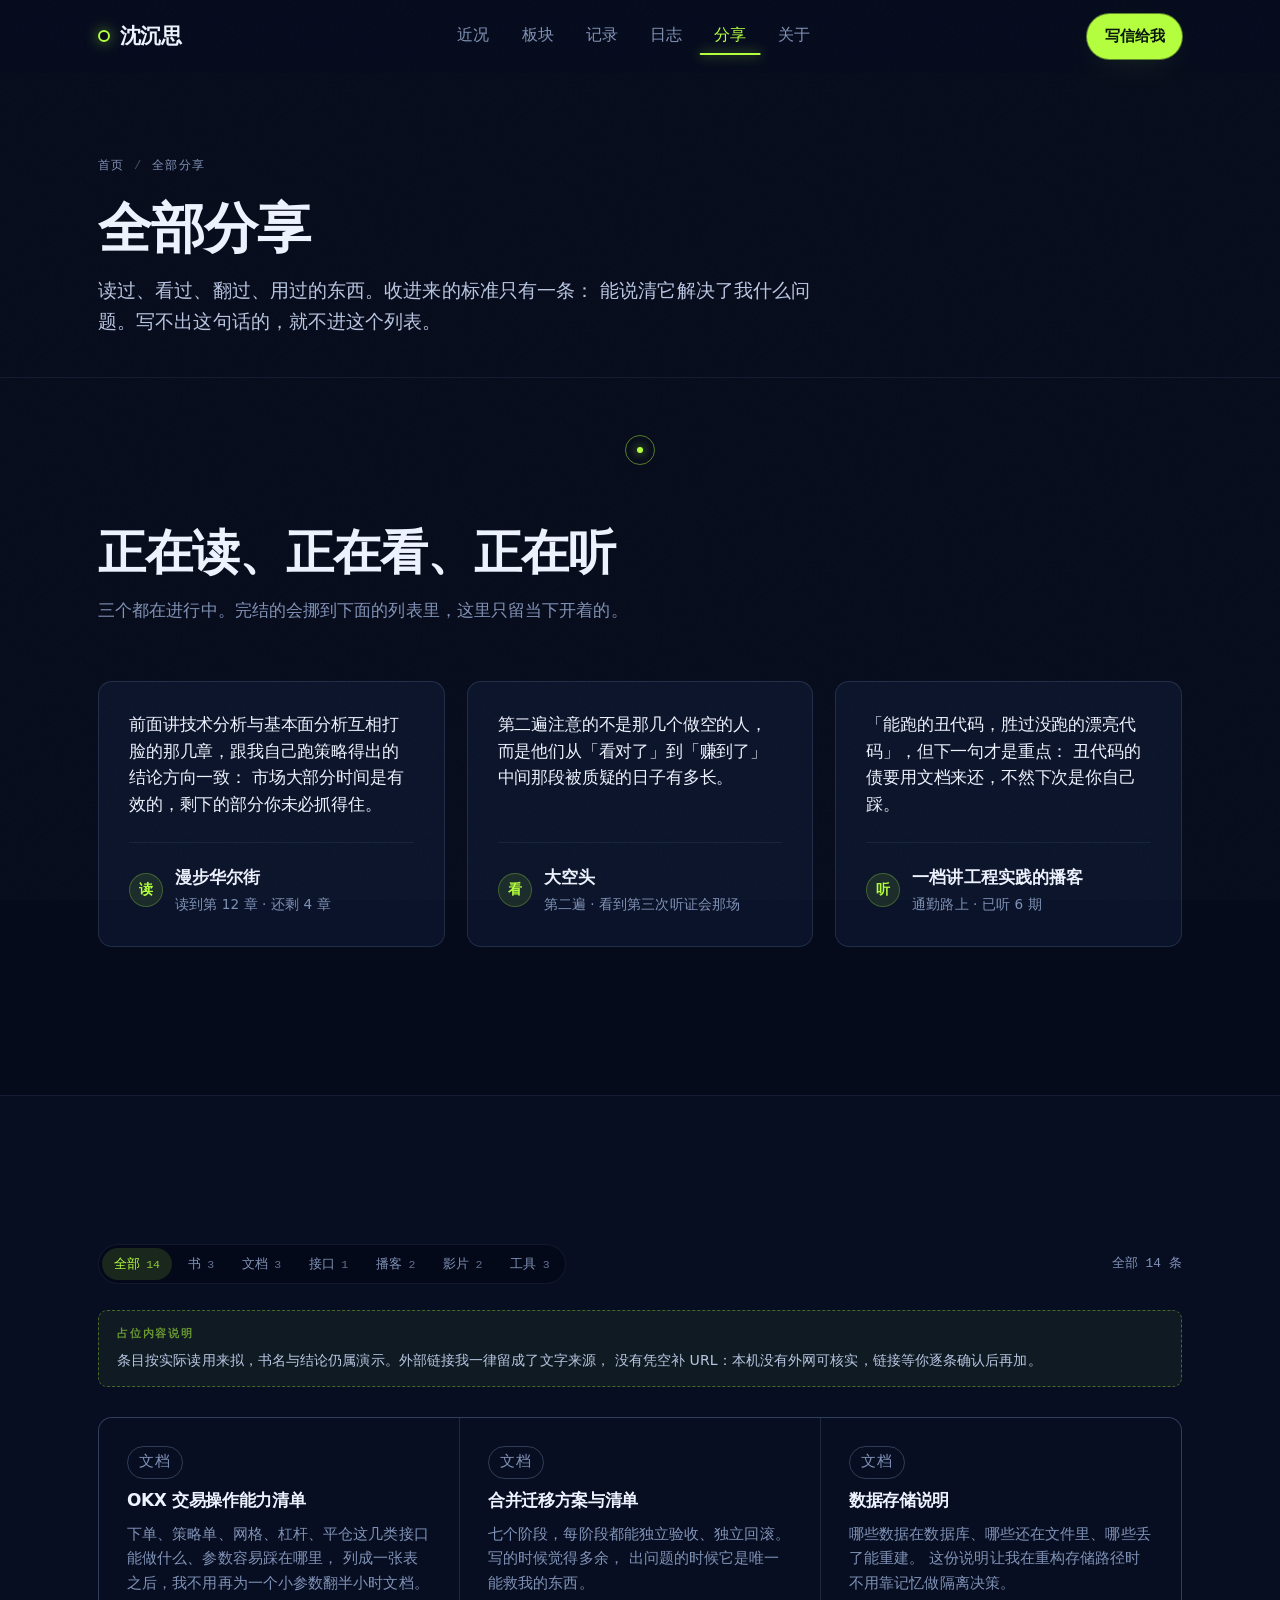
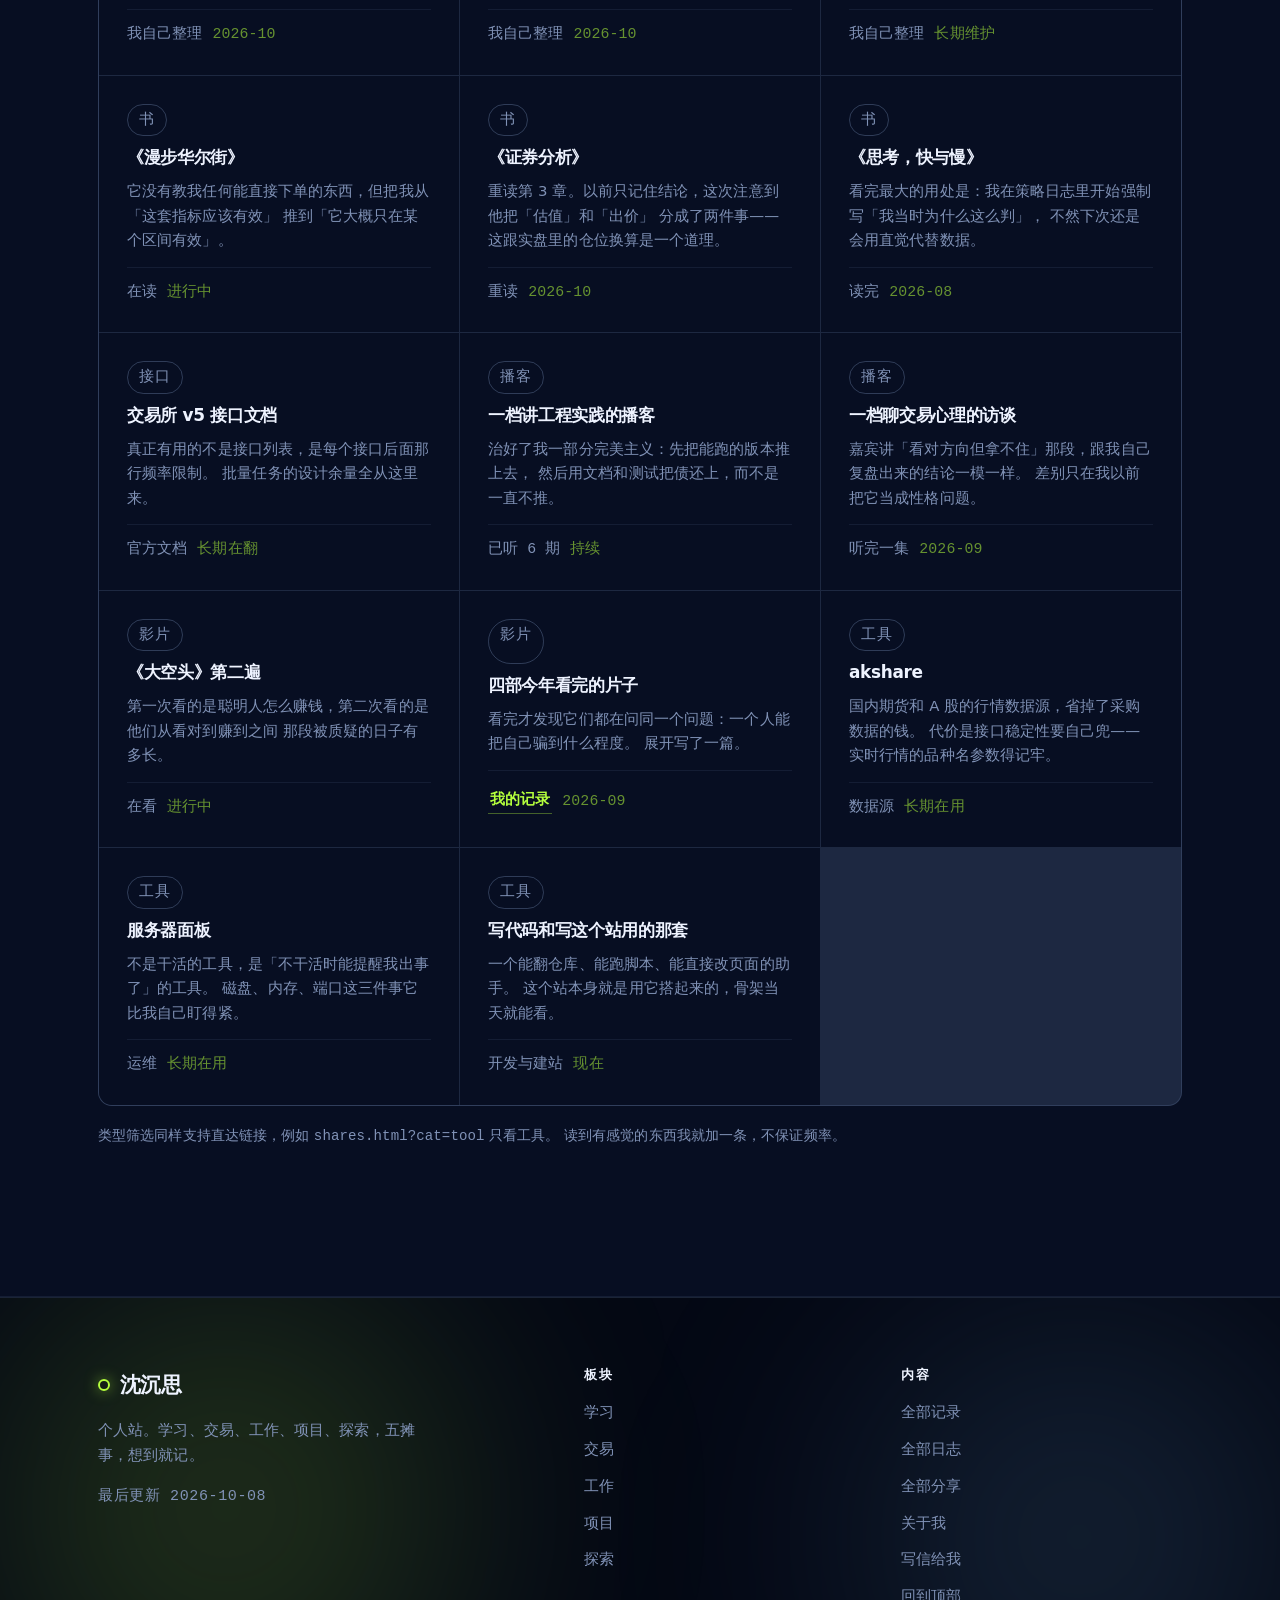
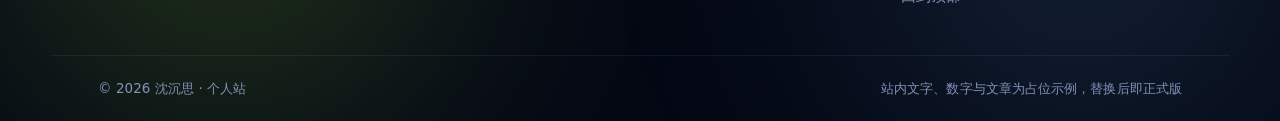
<file: web/shares.html>
<!doctype html>
<html lang="zh-CN">
  <head>
    <meta charset="utf-8" />
    <meta name="viewport" content="width=device-width, initial-scale=1" />
    <title>全部分享 · 沈沉思个人站</title>
    <meta
      name="description"
      content="沈沉思读过的书、翻过的文档、用过的工具与播客：每条都写清楚它解决了我什么问题。可按书 / 文档 / 接口 / 播客 / 影片 / 工具筛选。"
    />
    <meta name="theme-color" content="#060B1B" />
    <link rel="icon" href="./favicon.svg" type="image/svg+xml" />
    <link rel="alternate icon" href="./favicon.ico" />
    <link rel="apple-touch-icon" href="./favicon.png" />
    <link rel="stylesheet" href="./styles.css" />
  </head>
  <body>
    <a class="skip-link" href="#main">跳到主要内容</a>

    <!-- ============ 顶部导航 ============ -->
    <header class="site-header" id="top">
      <div class="shell header-inner">
        <a class="wordmark" href="./index.html" aria-label="返回个人站首页">
          <span class="wordmark-mark" aria-hidden="true"></span>
          <span class="wordmark-text">沈沉思</span>
        </a>

        <nav class="primary-nav" id="primary-nav" aria-label="主导航">
          <a href="./index.html#panel">近况</a>
          <a href="./index.html#shelf">板块</a>
          <a href="./notes.html">记录</a>
          <a href="./logs.html">日志</a>
          <a href="./shares.html" class="is-current">分享</a>
          <a href="./about.html">关于</a>
        </nav>

        <div class="header-actions">
          <a class="btn btn-accent btn-sm" href="./contact.html">写信给我</a>
          <button
            class="nav-toggle"
            type="button"
            id="nav-toggle"
            aria-controls="primary-nav"
            aria-expanded="false"
          >
            <span class="nav-toggle-bars" aria-hidden="true"></span>
            <span class="sr-only">菜单</span>
          </button>
        </div>
      </div>
    </header>

    <main id="main">
      <!-- ============ 内页标题 ============ -->
      <section class="page-head">
        <div class="shell">
          <p class="crumbs">
            <a href="./index.html">首页</a>
            <span class="sep">/</span>
            <span>全部分享</span>
          </p>
          <h1>全部分享</h1>
          <p class="page-lede">
            读过、看过、翻过、用过的东西。收进来的标准只有一条：
            能说清它解决了我什么问题。写不出这句话的，就不进这个列表。
          </p>
        </div>
      </section>

      <!-- ============ 正在读 / 看 / 听 ============ -->
      <section class="section">
        <div class="shell">
          <div class="section-head reveal">
            <h2>正在读、正在看、正在听</h2>
            <p>三个都在进行中。完结的会挪到下面的列表里，这里只留当下开着的。</p>
          </div>

          <div class="quote-grid">
            <figure class="quote reveal">
              <blockquote>
                前面讲技术分析与基本面分析互相打脸的那几章，跟我自己跑策略得出的结论方向一致：
                市场大部分时间是有效的，剩下的部分你未必抓得住。
              </blockquote>
              <figcaption>
                <span class="avatar avatar-lg" aria-hidden="true">读</span>
                <span>
                  <strong>漫步华尔街</strong>
                  <em>读到第 12 章 · 还剩 4 章</em>
                </span>
              </figcaption>
            </figure>

            <figure class="quote reveal">
              <blockquote>
                第二遍注意的不是那几个做空的人，而是他们从「看对了」到「赚到了」
                中间那段被质疑的日子有多长。
              </blockquote>
              <figcaption>
                <span class="avatar avatar-lg" aria-hidden="true">看</span>
                <span>
                  <strong>大空头</strong>
                  <em>第二遍 · 看到第三次听证会那场</em>
                </span>
              </figcaption>
            </figure>

            <figure class="quote reveal">
              <blockquote>
                「能跑的丑代码，胜过没跑的漂亮代码」，但下一句才是重点：
                丑代码的债要用文档来还，不然下次是你自己踩。
              </blockquote>
              <figcaption>
                <span class="avatar avatar-lg" aria-hidden="true">听</span>
                <span>
                  <strong>一档讲工程实践的播客</strong>
                  <em>通勤路上 · 已听 6 期</em>
                </span>
              </figcaption>
            </figure>
          </div>
        </div>
      </section>

      <!-- ============ 分享列表 + 类型筛选 ============ -->
      <section class="section section-alt" id="share-list">
        <div class="shell">
          <div class="list-toolbar reveal">
            <div class="filters" role="tablist" aria-label="按类型筛选分享">
              <button
                class="filter is-active"
                type="button"
                role="tab"
                aria-selected="true"
                data-cat="all"
              >
                全部 <span class="count">14</span>
              </button>
              <button
                class="filter"
                type="button"
                role="tab"
                aria-selected="false"
                data-cat="book"
              >
                书 <span class="count">3</span>
              </button>
              <button
                class="filter"
                type="button"
                role="tab"
                aria-selected="false"
                data-cat="doc"
              >
                文档 <span class="count">3</span>
              </button>
              <button
                class="filter"
                type="button"
                role="tab"
                aria-selected="false"
                data-cat="api"
              >
                接口 <span class="count">1</span>
              </button>
              <button
                class="filter"
                type="button"
                role="tab"
                aria-selected="false"
                data-cat="podcast"
              >
                播客 <span class="count">2</span>
              </button>
              <button
                class="filter"
                type="button"
                role="tab"
                aria-selected="false"
                data-cat="film"
              >
                影片 <span class="count">2</span>
              </button>
              <button
                class="filter"
                type="button"
                role="tab"
                aria-selected="false"
                data-cat="tool"
              >
                工具 <span class="count">3</span>
              </button>
            </div>
            <p class="list-count" id="list-count">全部 14 条</p>
          </div>

          <p class="draft-note reveal">
            <strong>占位内容说明</strong>
            条目按实际读用来拟，书名与结论仍属演示。外部链接我一律留成了文字来源，
            没有凭空补 URL：本机没有外网可核实，链接等你逐条确认后再加。
          </p>

          <div class="share-grid">
            <article class="share" data-cat="doc">
              <p class="share-kind">文档</p>
              <h3>OKX 交易操作能力清单</h3>
              <p>
                下单、策略单、网格、杠杆、平仓这几类接口能做什么、参数容易踩在哪里，
                列成一张表之后，我不用再为一个小参数翻半小时文档。
              </p>
              <p class="share-src">
                <span>我自己整理</span>
                <span class="accent-text">2026-10</span>
              </p>
            </article>

            <article class="share" data-cat="doc">
              <p class="share-kind">文档</p>
              <h3>合并迁移方案与清单</h3>
              <p>
                七个阶段，每阶段都能独立验收、独立回滚。写的时候觉得多余，
                出问题的时候它是唯一能救我的东西。
              </p>
              <p class="share-src">
                <span>我自己整理</span>
                <span class="accent-text">2026-10</span>
              </p>
            </article>

            <article class="share" data-cat="doc">
              <p class="share-kind">文档</p>
              <h3>数据存储说明</h3>
              <p>
                哪些数据在数据库、哪些还在文件里、哪些丢了能重建。
                这份说明让我在重构存储路径时不用靠记忆做隔离决策。
              </p>
              <p class="share-src">
                <span>我自己整理</span>
                <span class="accent-text">长期维护</span>
              </p>
            </article>

            <article class="share" data-cat="book">
              <p class="share-kind">书</p>
              <h3>《漫步华尔街》</h3>
              <p>
                它没有教我任何能直接下单的东西，但把我从「这套指标应该有效」
                推到「它大概只在某个区间有效」。
              </p>
              <p class="share-src">
                <span>在读</span>
                <span class="accent-text">进行中</span>
              </p>
            </article>

            <article class="share" data-cat="book">
              <p class="share-kind">书</p>
              <h3>《证券分析》</h3>
              <p>
                重读第 3 章。以前只记住结论，这次注意到他把「估值」和「出价」
                分成了两件事——这跟实盘里的仓位换算是一个道理。
              </p>
              <p class="share-src">
                <span>重读</span>
                <span class="accent-text">2026-10</span>
              </p>
            </article>

            <article class="share" data-cat="book">
              <p class="share-kind">书</p>
              <h3>《思考，快与慢》</h3>
              <p>
                看完最大的用处是：我在策略日志里开始强制写「我当时为什么这么判」，
                不然下次还是会用直觉代替数据。
              </p>
              <p class="share-src">
                <span>读完</span>
                <span class="accent-text">2026-08</span>
              </p>
            </article>

            <article class="share" data-cat="api">
              <p class="share-kind">接口</p>
              <h3>交易所 v5 接口文档</h3>
              <p>
                真正有用的不是接口列表，是每个接口后面那行频率限制。
                批量任务的设计余量全从这里来。
              </p>
              <p class="share-src">
                <span>官方文档</span>
                <span class="accent-text">长期在翻</span>
              </p>
            </article>

            <article class="share" data-cat="podcast">
              <p class="share-kind">播客</p>
              <h3>一档讲工程实践的播客</h3>
              <p>
                治好了我一部分完美主义：先把能跑的版本推上去，
                然后用文档和测试把债还上，而不是一直不推。
              </p>
              <p class="share-src">
                <span>已听 6 期</span>
                <span class="accent-text">持续</span>
              </p>
            </article>

            <article class="share" data-cat="podcast">
              <p class="share-kind">播客</p>
              <h3>一档聊交易心理的访谈</h3>
              <p>
                嘉宾讲「看对方向但拿不住」那段，跟我自己复盘出来的结论一模一样。
                差别只在我以前把它当成性格问题。
              </p>
              <p class="share-src">
                <span>听完一集</span>
                <span class="accent-text">2026-09</span>
              </p>
            </article>

            <article class="share" data-cat="film">
              <p class="share-kind">影片</p>
              <h3>《大空头》第二遍</h3>
              <p>
                第一次看的是聪明人怎么赚钱，第二次看的是他们从看对到赚到之间
                那段被质疑的日子有多长。
              </p>
              <p class="share-src">
                <span>在看</span>
                <span class="accent-text">进行中</span>
              </p>
            </article>

            <article class="share" data-cat="film">
              <p class="share-kind">影片</p>
              <h3>四部今年看完的片子</h3>
              <p>
                看完才发现它们都在问同一个问题：一个人能把自己骗到什么程度。
                展开写了一篇。
              </p>
              <p class="share-src">
                <a class="inline-link" href="./note-four-films.html">我的记录</a>
                <span class="accent-text">2026-09</span>
              </p>
            </article>

            <article class="share" data-cat="tool">
              <p class="share-kind">工具</p>
              <h3>akshare</h3>
              <p>
                国内期货和 A 股的行情数据源，省掉了采购数据的钱。
                代价是接口稳定性要自己兜——实时行情的品种名参数得记牢。
              </p>
              <p class="share-src">
                <span>数据源</span>
                <span class="accent-text">长期在用</span>
              </p>
            </article>

            <article class="share" data-cat="tool">
              <p class="share-kind">工具</p>
              <h3>服务器面板</h3>
              <p>
                不是干活的工具，是「不干活时能提醒我出事了」的工具。
                磁盘、内存、端口这三件事它比我自己盯得紧。
              </p>
              <p class="share-src">
                <span>运维</span>
                <span class="accent-text">长期在用</span>
              </p>
            </article>

            <article class="share" data-cat="tool">
              <p class="share-kind">工具</p>
              <h3>写代码和写这个站用的那套</h3>
              <p>
                一个能翻仓库、能跑脚本、能直接改页面的助手。
                这个站本身就是用它搭起来的，骨架当天就能看。
              </p>
              <p class="share-src">
                <span>开发与建站</span>
                <span class="accent-text">现在</span>
              </p>
            </article>
          </div>

          <p class="feed-empty" id="list-empty" hidden>这类内容还没有。</p>

          <p class="preview-caption reveal">
            类型筛选同样支持直达链接，例如 <code>shares.html?cat=tool</code> 只看工具。
            读到有感觉的东西我就加一条，不保证频率。
          </p>
        </div>
      </section>
    </main>

    <!-- ============ 页脚 ============ -->
    <footer class="site-footer">
      <div class="shell footer-inner">
        <div class="footer-brand">
          <a class="wordmark" href="./index.html" aria-label="返回首页">
            <span class="wordmark-mark" aria-hidden="true"></span>
            <span class="wordmark-text">沈沉思</span>
          </a>
          <p>个人站。学习、交易、工作、项目、探索，五摊事，想到就记。</p>
          <p class="footer-note">最后更新 2026-10-08</p>
        </div>

        <nav class="footer-links" aria-label="页脚板块导航">
          <h3>板块</h3>
          <a href="./notes.html?cat=study">学习</a>
          <a href="./notes.html?cat=trade">交易</a>
          <a href="./notes.html?cat=work">工作</a>
          <a href="./notes.html?cat=project">项目</a>
          <a href="./notes.html?cat=explore">探索</a>
        </nav>

        <div class="footer-links">
          <h3>内容</h3>
          <a href="./notes.html">全部记录</a>
          <a href="./logs.html">全部日志</a>
          <a href="./shares.html">全部分享</a>
          <a href="./about.html">关于我</a>
          <a href="./contact.html">写信给我</a>
          <a href="#top">回到顶部</a>
        </div>
      </div>
      <div class="shell footer-bottom">
        <p>© 2026 沈沉思 · 个人站</p>
        <p>站内文字、数字与文章为占位示例，替换后即正式版</p>
      </div>
    </footer>

    <script src="./script.js"></script>
  </body>
</html>
</file>
<file: orbit-landing-backup/styles.css>
/* ==========================================================================
   Orbit — AI 团队协作平台官网
   视觉基调：深蓝底色 / 荧光绿强调 / 大字号标题 / 精细描边 + 柔和光晕
   ========================================================================== */

:root {
  --bg: #060b1b;
  --bg-deep: #040814;
  --bg-alt: #070e22;
  --surface: #0a1329;
  --surface-2: #0d182f;
  --line: rgba(150, 178, 226, 0.16);
  --line-soft: rgba(150, 178, 226, 0.09);
  --line-strong: rgba(150, 178, 226, 0.28);

  --neon: #b4ff3d;
  --neon-dim: rgba(180, 255, 61, 0.55);
  --neon-glow: rgba(180, 255, 61, 0.16);
  --neon-ink: #06140a;

  --ink: #eef3ff;
  --ink-2: #b9c6e2;
  --ink-3: #8092b6;
  --warn: #ffc861;
  --risk: #ff8f81;

  --radius: 14px;
  --radius-sm: 9px;
  --shell: 1180px;
  --pad: clamp(20px, 4.5vw, 48px);
  --section-gap: clamp(84px, 12vw, 148px);

  --ease: cubic-bezier(0.22, 0.61, 0.36, 1);
  --font: "Inter", "SF Pro SC", system-ui, -apple-system, "Segoe UI",
    "PingFang SC", "Hiragino Sans GB", "Microsoft YaHei", "Noto Sans CJK SC",
    sans-serif;
  --mono: ui-monospace, "SF Mono", "JetBrains Mono", Menlo, Consolas, monospace;
}

*,
*::before,
*::after {
  box-sizing: border-box;
}

html {
  scroll-behavior: smooth;
  scroll-padding-top: 92px;
  -webkit-text-size-adjust: 100%;
}

body {
  margin: 0;
  background: var(--bg);
  color: var(--ink-2);
  font-family: var(--font);
  font-size: 17px;
  line-height: 1.65;
  letter-spacing: 0.005em;
  -webkit-font-smoothing: antialiased;
}
body.is-locked {
  overflow: hidden;
}

h1,
h2,
h3 {
  color: var(--ink);
  font-weight: 700;
  letter-spacing: -0.02em;
  line-height: 1.1;
  margin: 0;
  text-wrap: balance;
}

p {
  margin: 0;
}

a {
  color: inherit;
  text-decoration: none;
}

button {
  font: inherit;
  color: inherit;
  border: 0;
  background: none;
  cursor: pointer;
}

ul {
  margin: 0;
  padding: 0;
  list-style: none;
}

::selection {
  background: var(--neon);
  color: var(--neon-ink);
}

:focus-visible {
  outline: 2px solid var(--neon);
  outline-offset: 3px;
  border-radius: 4px;
}

.shell {
  width: 100%;
  max-width: var(--shell);
  margin-inline: auto;
  padding-inline: var(--pad);
}

.shell-narrow {
  max-width: 880px;
}

.sr-only {
  position: absolute;
  width: 1px;
  height: 1px;
  padding: 0;
  margin: -1px;
  overflow: hidden;
  clip: rect(0 0 0 0);
  white-space: nowrap;
  border: 0;
}

.skip-link {
  position: absolute;
  left: 12px;
  top: -60px;
  z-index: 90;
  padding: 10px 16px;
  background: var(--neon);
  color: var(--neon-ink);
  font-weight: 600;
  border-radius: 8px;
  transition: top 0.2s var(--ease);
}
.skip-link:focus {
  top: 12px;
}

.accent-text {
  color: var(--neon);
}

.eyebrow {
  font-family: var(--mono);
  font-size: 0.8rem;
  letter-spacing: 0.22em;
  text-transform: uppercase;
  color: var(--neon-dim);
  margin-bottom: 22px;
}

/* ---------------------------------------------------------------- 按钮 */
.btn {
  display: inline-flex;
  align-items: center;
  justify-content: center;
  gap: 8px;
  padding: 13px 24px;
  border-radius: 999px;
  font-size: 1rem;
  font-weight: 600;
  letter-spacing: -0.01em;
  white-space: nowrap;
  transition: transform 0.22s var(--ease), box-shadow 0.22s var(--ease),
    border-color 0.22s var(--ease), background 0.22s var(--ease), color 0.22s var(--ease);
}

.btn-lg {
  padding: 16px 30px;
  font-size: 1.06rem;
}
.btn-sm {
  padding: 10px 18px;
  font-size: 0.94rem;
}
.btn-block {
  width: 100%;
}

.btn-accent {
  background: var(--neon);
  color: var(--neon-ink);
  box-shadow: 0 0 0 1px rgba(180, 255, 61, 0.5), 0 10px 34px -12px var(--neon-glow);
}
.btn-accent:hover {
  transform: translateY(-2px);
  box-shadow: 0 0 0 1px var(--neon), 0 16px 44px -12px rgba(180, 255, 61, 0.45);
}
.btn-accent:active {
  transform: translateY(0);
}

.btn-ghost {
  border: 1px solid var(--line-strong);
  color: var(--ink);
}
.btn-ghost:hover {
  border-color: var(--neon-dim);
  color: var(--neon);
}

.btn-line {
  border: 1px solid var(--line-strong);
  color: var(--ink);
}
.btn-line:hover {
  border-color: var(--neon);
  color: var(--neon);
}

.inline-link {
  color: var(--neon);
  font-weight: 600;
  padding: 0 2px;
  border-bottom: 1px solid rgba(180, 255, 61, 0.35);
  transition: border-color 0.2s var(--ease);
}
.inline-link:hover {
  border-color: var(--neon);
}

.link-btn {
  justify-content: flex-start;
  text-align: left;
  padding: 0;
  color: var(--ink-3);
  transition: color 0.2s var(--ease);
}
.link-btn:hover {
  color: var(--neon);
}

/* ---------------------------------------------------------------- 导航 */
.site-header {
  position: sticky;
  top: 0;
  z-index: 40;
  background: rgba(6, 11, 27, 0.78);
  backdrop-filter: blur(14px) saturate(140%);
  -webkit-backdrop-filter: blur(14px) saturate(140%);
  border-bottom: 1px solid transparent;
  transition: border-color 0.3s var(--ease), background 0.3s var(--ease);
}
.site-header.is-scrolled {
  border-bottom-color: var(--line);
  background: rgba(5, 9, 22, 0.92);
}

.header-inner {
  display: flex;
  align-items: center;
  gap: 24px;
  height: 72px;
}

.wordmark {
  display: inline-flex;
  align-items: center;
  gap: 10px;
  font-size: 1.3rem;
  font-weight: 700;
  letter-spacing: -0.03em;
  color: var(--ink);
}
.wordmark-mark {
  width: 12px;
  height: 12px;
  border-radius: 50%;
  border: 2px solid var(--neon);
  box-shadow: 0 0 14px rgba(180, 255, 61, 0.5);
}

.primary-nav {
  display: flex;
  gap: 4px;
  margin-left: auto;
}
.primary-nav a {
  position: relative;
  padding: 9px 14px;
  font-size: 0.97rem;
  color: var(--ink-3);
  border-radius: 8px;
  transition: color 0.2s var(--ease);
}
.primary-nav a::after {
  content: "";
  position: absolute;
  left: 14px;
  right: 14px;
  bottom: 3px;
  height: 1px;
  background: var(--neon);
  transform: scaleX(0);
  transform-origin: left;
  transition: transform 0.28s var(--ease);
}
.primary-nav a:hover {
  color: var(--ink);
}
.primary-nav a.is-active {
  color: var(--neon);
}
.primary-nav a.is-active::after {
  transform: scaleX(1);
}

.header-actions {
  display: flex;
  align-items: center;
  gap: 12px;
  margin-left: auto;
}

.nav-toggle {
  display: none;
  width: 42px;
  height: 42px;
  border: 1px solid var(--line-strong);
  border-radius: 10px;
}
.nav-toggle-bars,
.nav-toggle-bars::before,
.nav-toggle-bars::after {
  content: "";
  display: block;
  width: 16px;
  height: 1.5px;
  background: var(--ink);
  margin-inline: auto;
  transition: transform 0.25s var(--ease), opacity 0.2s var(--ease);
}
.nav-toggle-bars::before {
  transform: translateY(-5px);
}
.nav-toggle-bars::after {
  transform: translateY(3.5px);
}
.nav-toggle[aria-expanded="true"] .nav-toggle-bars {
  background: transparent;
}
.nav-toggle[aria-expanded="true"] .nav-toggle-bars::before {
  transform: translateY(1.5px) rotate(45deg);
}
.nav-toggle[aria-expanded="true"] .nav-toggle-bars::after {
  transform: translateY(-1.5px) rotate(-45deg);
}

/* ---------------------------------------------------------------- 首屏 */
.hero {
  position: relative;
  padding-top: clamp(64px, 9vw, 120px);
  padding-bottom: clamp(48px, 6vw, 76px);
  overflow: hidden;
}
.hero-glow {
  position: absolute;
  top: -260px;
  left: 50%;
  width: 900px;
  height: 620px;
  transform: translateX(-50%);
  background: radial-gradient(
    50% 50% at 50% 50%,
    rgba(180, 255, 61, 0.13) 0%,
    rgba(180, 255, 61, 0) 70%
  );
  pointer-events: none;
}
.hero-inner {
  position: relative;
  max-width: 1020px;
}
.hero-title {
  font-size: clamp(2.55rem, 7.4vw, 5.4rem);
  line-height: 1.03;
  margin-bottom: 26px;
}
.hero-lede {
  max-width: 60ch;
  font-size: clamp(1.06rem, 1.6vw, 1.24rem);
  color: var(--ink-2);
  margin-bottom: 34px;
}
.hero-actions {
  display: flex;
  flex-wrap: wrap;
  gap: 14px;
}

.hero-stats {
  display: grid;
  grid-template-columns: repeat(3, minmax(0, 1fr));
  gap: 1px;
  margin: clamp(46px, 6vw, 72px) 0 0;
  border-top: 1px solid var(--line);
  border-bottom: 1px solid var(--line);
}
.hero-stats > div {
  padding: 22px 24px 24px 0;
}
.hero-stats > div + div {
  padding-left: 28px;
  border-left: 1px solid var(--line);
}
.hero-stats dt {
  font-size: 0.88rem;
  color: var(--ink-3);
  margin-bottom: 8px;
}
.hero-stats dd {
  margin: 0;
  font-size: clamp(1.6rem, 3vw, 2.2rem);
  font-weight: 700;
  letter-spacing: -0.03em;
  color: var(--ink);
  display: flex;
  align-items: baseline;
  gap: 10px;
  flex-wrap: wrap;
}
.stat-unit {
  font-size: 0.8rem;
  font-weight: 500;
  letter-spacing: 0;
  color: var(--ink-3);
}

/* ---------------------------------------------------------------- 区块 */
.section {
  padding-block: var(--section-gap);
}
.section-alt {
  background: var(--bg-alt);
  border-top: 1px solid var(--line-soft);
  border-bottom: 1px solid var(--line-soft);
}

.section-head {
  max-width: 66ch;
  margin-bottom: clamp(38px, 5vw, 56px);
}
.section-head h2 {
  font-size: clamp(1.85rem, 4.1vw, 3rem);
  margin-bottom: 18px;
}
.section-head p {
  font-size: 1.06rem;
  color: var(--ink-3);
}

/* ------------------------------------------------ 产品预览：协作面板 */
.app-window {
  border: 1px solid var(--line);
  border-radius: var(--radius);
  background: var(--surface);
  box-shadow: 0 40px 120px -50px rgba(0, 0, 0, 0.85),
    0 0 90px -40px rgba(180, 255, 61, 0.18);
  overflow: hidden;
}

.app-chrome {
  display: flex;
  align-items: center;
  gap: 16px;
  padding: 14px 20px;
  border-bottom: 1px solid var(--line-soft);
  background: var(--surface-2);
}
.app-chrome-left {
  display: flex;
  gap: 6px;
}
.app-dot {
  width: 9px;
  height: 9px;
  border-radius: 50%;
  background: rgba(150, 178, 226, 0.22);
}
.app-title {
  flex: 1;
  font-family: var(--mono);
  font-size: 0.8rem;
  color: var(--ink-3);
  letter-spacing: 0.02em;
}
.app-chrome-right {
  font-family: var(--mono);
  font-size: 0.76rem;
  color: var(--neon-dim);
}

.app-body {
  display: grid;
  grid-template-columns: minmax(0, 1.35fr) minmax(0, 1fr);
}
.app-col {
  padding: clamp(18px, 2.4vw, 26px);
}
.app-col-tasks {
  border-right: 1px solid var(--line-soft);
}
.app-col-head {
  display: flex;
  align-items: center;
  justify-content: space-between;
  gap: 14px;
  flex-wrap: wrap;
  margin-bottom: 16px;
}
.app-col-head h3 {
  font-size: 1.04rem;
  letter-spacing: -0.01em;
}
.app-col-sub {
  font-size: 0.82rem;
  color: var(--ink-3);
}

.filters {
  display: flex;
  gap: 4px;
  padding: 3px;
  border: 1px solid var(--line-soft);
  border-radius: 999px;
  background: rgba(4, 8, 20, 0.6);
}
.filter {
  padding: 5px 12px;
  border-radius: 999px;
  font-size: 0.82rem;
  color: var(--ink-3);
  transition: color 0.2s var(--ease), background 0.2s var(--ease);
}
.filter:hover {
  color: var(--ink);
}
.filter.is-active {
  background: rgba(180, 255, 61, 0.12);
  color: var(--neon);
}
.filter .count {
  font-family: var(--mono);
  font-size: 0.72rem;
  opacity: 0.75;
  margin-left: 2px;
}

.task-list {
  display: flex;
  flex-direction: column;
}
.task {
  display: flex;
  align-items: flex-start;
  gap: 12px;
  padding: 13px 10px;
  border-bottom: 1px solid var(--line-soft);
  border-radius: 8px;
  transition: background 0.2s var(--ease), transform 0.2s var(--ease);
}
.task:hover {
  background: rgba(150, 178, 226, 0.05);
}
.task.is-hidden {
  display: none;
}
.task-check {
  flex: none;
  width: 15px;
  height: 15px;
  margin-top: 4px;
  border: 1.5px solid var(--line-strong);
  border-radius: 5px;
}
.task[data-status="doing"] .task-check {
  border-color: var(--neon-dim);
  box-shadow: inset 0 0 0 3px rgba(180, 255, 61, 0.25);
}
.task[data-status="blocked"] .task-check {
  border-color: rgba(255, 143, 129, 0.6);
}
.task-main {
  flex: 1;
  min-width: 0;
}
.task-name {
  color: var(--ink);
  font-size: 0.98rem;
  font-weight: 500;
  line-height: 1.45;
}
.task-meta {
  display: flex;
  align-items: center;
  flex-wrap: wrap;
  gap: 6px;
  margin-top: 5px;
  font-size: 0.82rem;
  color: var(--ink-3);
}
.sep {
  opacity: 0.5;
}
.avatar {
  display: inline-grid;
  place-items: center;
  width: 20px;
  height: 20px;
  border-radius: 50%;
  background: rgba(180, 255, 61, 0.1);
  border: 1px solid rgba(180, 255, 61, 0.25);
  color: var(--neon);
  font-size: 0.66rem;
  font-weight: 600;
}
.avatar-lg {
  width: 34px;
  height: 34px;
  font-size: 0.86rem;
}

.tag {
  flex: none;
  padding: 3px 10px;
  border-radius: 999px;
  font-size: 0.74rem;
  font-weight: 600;
  border: 1px solid transparent;
}
.tag-todo {
  color: var(--ink-3);
  border-color: var(--line);
}
.tag-doing {
  color: var(--neon);
  border-color: rgba(180, 255, 61, 0.35);
  background: rgba(180, 255, 61, 0.08);
}
.tag-blocked {
  color: var(--risk);
  border-color: rgba(255, 143, 129, 0.4);
  background: rgba(255, 143, 129, 0.08);
}

.empty-hint {
  padding: 18px 10px;
  font-size: 0.9rem;
  color: var(--ink-3);
}

.ai-note {
  margin-top: 18px;
  padding: 14px 16px;
  border: 1px solid rgba(180, 255, 61, 0.22);
  border-left: 2px solid var(--neon);
  border-radius: var(--radius-sm);
  background: rgba(180, 255, 61, 0.05);
  font-size: 0.92rem;
  color: var(--ink-2);
}
.ai-label {
  font-family: var(--mono);
  font-size: 0.72rem;
  letter-spacing: 0.14em;
  text-transform: uppercase;
  color: var(--neon-dim);
  margin-bottom: 6px;
}

.progress-list > li {
  padding: 14px 0;
  border-bottom: 1px solid var(--line-soft);
}
.progress-head,
.progress-foot {
  display: flex;
  align-items: center;
  justify-content: space-between;
  gap: 10px;
}
.progress-name {
  color: var(--ink);
  font-size: 0.95rem;
  font-weight: 500;
}
.progress-value {
  font-family: var(--mono);
  font-size: 0.9rem;
  color: var(--neon);
}
.bar {
  height: 5px;
  margin: 9px 0 8px;
  border-radius: 999px;
  background: rgba(150, 178, 226, 0.12);
  overflow: hidden;
}
.bar-fill {
  display: block;
  height: 100%;
  width: var(--v, 0%);
  border-radius: 999px;
  background: var(--neon);
  box-shadow: 0 0 14px rgba(180, 255, 61, 0.45);
  transform-origin: left;
  animation: grow 1.1s var(--ease) both;
}
.bar-warn {
  background: var(--warn);
  box-shadow: 0 0 14px rgba(255, 200, 97, 0.4);
}
@keyframes grow {
  from {
    transform: scaleX(0);
  }
  to {
    transform: scaleX(1);
  }
}
.progress-foot {
  font-size: 0.8rem;
  color: var(--ink-3);
}
.state {
  font-weight: 500;
}
.state-ok {
  color: var(--neon-dim);
}
.state-risk {
  color: var(--warn);
}

.week-card {
  margin-top: 20px;
  padding: 16px;
  border: 1px solid var(--line);
  border-radius: var(--radius-sm);
  background: var(--surface-2);
}
.week-card ul {
  display: flex;
  flex-direction: column;
  gap: 7px;
  font-size: 0.88rem;
  color: var(--ink-2);
}
.week-card li {
  padding-left: 14px;
  position: relative;
}
.week-card li::before {
  content: "";
  position: absolute;
  left: 0;
  top: 9px;
  width: 5px;
  height: 5px;
  border-radius: 50%;
  background: var(--neon-dim);
}
.week-foot {
  margin-top: 12px;
  padding-top: 10px;
  border-top: 1px solid var(--line-soft);
  font-size: 0.78rem;
  color: var(--ink-3);
}

.preview-caption {
  margin-top: 18px;
  font-size: 0.88rem;
  color: var(--ink-3);
}

/* ---------------------------------------------------------------- 功能 */
.feature-grid {
  display: grid;
  grid-template-columns: repeat(3, minmax(0, 1fr));
  gap: 1px;
  background: var(--line);
  border: 1px solid var(--line);
  border-radius: var(--radius);
  overflow: hidden;
}
.feature {
  padding: clamp(24px, 3vw, 36px);
  background: var(--bg-alt);
  transition: background 0.3s var(--ease);
}
.feature:hover {
  background: var(--surface);
}
.feature-index {
  font-family: var(--mono);
  font-size: 0.86rem;
  letter-spacing: 0.1em;
  color: var(--neon-dim);
  margin-bottom: 26px;
}
.feature h3 {
  font-size: clamp(1.28rem, 2vw, 1.6rem);
  margin-bottom: 14px;
}
.feature > p:not(.feature-index):not(.feature-proof) {
  font-size: 0.99rem;
  color: var(--ink-3);
}
.feature-proof {
  margin-top: 24px;
  padding-top: 16px;
  border-top: 1px solid var(--line-soft);
  font-size: 0.88rem;
  color: var(--neon);
}

/* ---------------------------------------------------------------- 评价 */
.quote-grid {
  display: grid;
  grid-template-columns: repeat(3, minmax(0, 1fr));
  gap: 22px;
}
.quote {
  margin: 0;
  display: flex;
  flex-direction: column;
  gap: 24px;
  padding: clamp(24px, 2.6vw, 30px);
  border: 1px solid var(--line);
  border-radius: var(--radius);
  background: var(--surface);
  transition: border-color 0.3s var(--ease), box-shadow 0.3s var(--ease),
    transform 0.3s var(--ease);
}
.quote:hover {
  border-color: rgba(180, 255, 61, 0.35);
  box-shadow: 0 20px 60px -34px rgba(180, 255, 61, 0.35);
  transform: translateY(-3px);
}
.quote blockquote {
  margin: 0;
  color: var(--ink);
  font-size: 1.04rem;
  line-height: 1.6;
  letter-spacing: -0.01em;
}
.quote figcaption {
  display: flex;
  align-items: center;
  gap: 12px;
  margin-top: auto;
  padding-top: 20px;
  border-top: 1px solid var(--line-soft);
}
.quote figcaption span:last-child {
  display: flex;
  flex-direction: column;
  gap: 2px;
}
.quote strong {
  color: var(--ink);
  font-weight: 600;
}
.quote em {
  font-style: normal;
  font-size: 0.85rem;
  color: var(--ink-3);
}

/* ---------------------------------------------------------------- 价格 */
.billing-toggle {
  display: flex;
  align-items: center;
  gap: 18px;
  flex-wrap: wrap;
  margin-bottom: 34px;
}
.switch {
  display: inline-flex;
  padding: 4px;
  border: 1px solid var(--line);
  border-radius: 999px;
  background: var(--surface);
}
.switch-btn {
  padding: 10px 22px;
  border-radius: 999px;
  font-size: 0.96rem;
  font-weight: 600;
  color: var(--ink-3);
  transition: color 0.2s var(--ease), background 0.2s var(--ease);
}
.switch-btn:hover {
  color: var(--ink);
}
.switch-btn.is-active {
  background: var(--neon);
  color: var(--neon-ink);
  box-shadow: 0 6px 24px -8px rgba(180, 255, 61, 0.6);
}
.save-hint {
  font-size: 0.9rem;
  color: var(--ink-3);
}
.save-hint.is-on {
  color: var(--neon);
}

.price-grid {
  display: grid;
  grid-template-columns: repeat(3, minmax(0, 1fr));
  gap: 22px;
  align-items: start;
}
.plan {
  position: relative;
  display: flex;
  flex-direction: column;
  gap: 18px;
  padding: clamp(24px, 2.8vw, 34px);
  border: 1px solid var(--line);
  border-radius: var(--radius);
  background: var(--surface);
  transition: border-color 0.3s var(--ease), box-shadow 0.3s var(--ease);
}
.plan:hover {
  border-color: var(--line-strong);
}
.plan-featured {
  border-color: rgba(180, 255, 61, 0.4);
  box-shadow: 0 0 80px -34px rgba(180, 255, 61, 0.5);
}
.plan-flag {
  position: absolute;
  top: -12px;
  left: 50%;
  transform: translateX(-50%);
  padding: 4px 14px;
  border-radius: 999px;
  background: var(--neon);
  color: var(--neon-ink);
  font-size: 0.76rem;
  font-weight: 700;
  letter-spacing: 0.02em;
  white-space: nowrap;
}
.plan h3 {
  font-size: 1.22rem;
}
.plan-desc {
  font-size: 0.92rem;
  color: var(--ink-3);
  min-height: 2.9em;
}
.plan-price {
  display: flex;
  align-items: baseline;
  gap: 4px;
  color: var(--ink);
}
.currency {
  font-size: 1.2rem;
  font-weight: 600;
}
.amount {
  font-size: clamp(2.5rem, 4.6vw, 3.4rem);
  font-weight: 700;
  letter-spacing: -0.04em;
  line-height: 1;
  font-variant-numeric: tabular-nums;
  transition: color 0.2s var(--ease);
}
.amount.is-flashing {
  color: var(--neon);
}
.amount-text {
  font-size: clamp(2.1rem, 4vw, 2.7rem);
}
.per {
  font-size: 0.92rem;
  color: var(--ink-3);
  margin-left: 4px;
}
.plan-bill {
  margin-top: -12px;
  font-size: 0.84rem;
  color: var(--ink-3);
}
.plan-list {
  display: flex;
  flex-direction: column;
  gap: 11px;
  padding-top: 20px;
  border-top: 1px solid var(--line-soft);
  font-size: 0.94rem;
  color: var(--ink-2);
  flex: 1;
}
.plan-list li {
  position: relative;
  padding-left: 18px;
}
.plan-list li::before {
  content: "";
  position: absolute;
  left: 0;
  top: 10px;
  width: 8px;
  height: 1px;
  background: var(--neon);
}
.price-note {
  margin-top: 30px;
  padding-top: 24px;
  border-top: 1px solid var(--line-soft);
  font-size: 0.92rem;
  color: var(--ink-3);
}

/* ---------------------------------------------------------------- FAQ */
.faq-list {
  border-top: 1px solid var(--line);
}
.faq-item {
  border-bottom: 1px solid var(--line);
}
.faq-item h3 {
  margin: 0;
  font-size: inherit;
  font-weight: inherit;
  letter-spacing: inherit;
  line-height: inherit;
}
.faq-q {
  display: flex;
  align-items: center;
  justify-content: space-between;
  gap: 20px;
  width: 100%;
  padding: 24px 4px;
  text-align: left;
  font-size: clamp(1.04rem, 1.7vw, 1.24rem);
  font-weight: 600;
  letter-spacing: -0.015em;
  color: var(--ink);
  transition: color 0.2s var(--ease);
}
.faq-q:hover {
  color: var(--neon);
}
.faq-q[aria-expanded="true"] {
  color: var(--neon);
}
.faq-icon {
  position: relative;
  flex: none;
  width: 18px;
  height: 18px;
}
.faq-icon::before,
.faq-icon::after {
  content: "";
  position: absolute;
  left: 0;
  top: 50%;
  width: 100%;
  height: 1.5px;
  background: currentColor;
  transition: transform 0.3s var(--ease);
}
.faq-icon::after {
  transform: rotate(90deg);
}
.faq-q[aria-expanded="true"] .faq-icon::after {
  transform: rotate(0deg);
}
.faq-a {
  overflow: hidden;
  transition: max-height 0.36s var(--ease), opacity 0.28s var(--ease);
}
.faq-a[hidden] {
  display: block;
  max-height: 0;
  opacity: 0;
  visibility: hidden;
}
.faq-a-inner {
  padding: 0 44px 26px 4px;
  font-size: 1rem;
  color: var(--ink-3);
}

/* ---------------------------------------------------------------- 结尾 */
.closing {
  padding-block: clamp(70px, 9vw, 110px);
  border-top: 1px solid var(--line);
  background: var(--bg-alt);
}
.closing-inner {
  display: flex;
  flex-direction: column;
  align-items: flex-start;
  gap: 18px;
}
.closing h2 {
  font-size: clamp(1.7rem, 3.6vw, 2.7rem);
}
.closing p {
  max-width: 56ch;
  color: var(--ink-3);
}

/* ---------------------------------------------------------------- 页脚 */
.site-footer {
  border-top: 1px solid var(--line);
  background: var(--bg-deep);
  padding-top: clamp(48px, 6vw, 70px);
}
.footer-inner {
  display: grid;
  grid-template-columns: minmax(0, 1.6fr) repeat(2, minmax(0, 1fr));
  gap: 36px;
  padding-bottom: 46px;
}
.footer-brand p {
  margin-top: 16px;
  max-width: 34ch;
  font-size: 0.94rem;
  color: var(--ink-3);
}
.footer-links {
  display: flex;
  flex-direction: column;
  gap: 12px;
  font-size: 0.94rem;
}
.footer-links h3 {
  font-size: 0.8rem;
  font-weight: 600;
  letter-spacing: 0.14em;
  text-transform: uppercase;
  color: var(--ink);
  margin-bottom: 6px;
}
.footer-links a {
  color: var(--ink-3);
  transition: color 0.2s var(--ease);
}
.footer-links a:hover {
  color: var(--neon);
}
.footer-bottom {
  display: flex;
  justify-content: space-between;
  gap: 16px;
  flex-wrap: wrap;
  padding-block: 22px;
  border-top: 1px solid var(--line-soft);
  font-size: 0.84rem;
  color: var(--ink-3);
}

/* ---------------------------------------------------------------- 弹窗 */
.modal {
  position: fixed;
  inset: 0;
  z-index: 60;
  display: grid;
  place-items: center;
  padding: clamp(16px, 4vw, 40px);
}
.modal[hidden] {
  display: none;
}
.modal-backdrop {
  position: absolute;
  inset: 0;
  background: rgba(3, 6, 15, 0.78);
  backdrop-filter: blur(6px);
  -webkit-backdrop-filter: blur(6px);
  animation: fade 0.25s var(--ease) both;
}
@keyframes fade {
  from {
    opacity: 0;
  }
  to {
    opacity: 1;
  }
}
.modal-panel {
  position: relative;
  width: min(660px, 100%);
  max-height: min(88vh, 780px);
  overflow-y: auto;
  padding: clamp(26px, 3.4vw, 40px);
  border: 1px solid rgba(180, 255, 61, 0.22);
  border-radius: 18px;
  background: var(--surface);
  box-shadow: 0 50px 130px -40px rgba(0, 0, 0, 0.9),
    0 0 100px -40px rgba(180, 255, 61, 0.4);
  animation: rise 0.3s var(--ease) both;
}
@keyframes rise {
  from {
    opacity: 0;
    transform: translateY(18px) scale(0.985);
  }
  to {
    opacity: 1;
    transform: none;
  }
}
.modal-close {
  position: absolute;
  top: 18px;
  right: 18px;
  width: 34px;
  height: 34px;
  border: 1px solid var(--line);
  border-radius: 50%;
  color: var(--ink-3);
  transition: border-color 0.2s var(--ease), color 0.2s var(--ease);
}
.modal-close:hover {
  border-color: var(--neon);
  color: var(--neon);
}
.modal-close span {
  position: relative;
  display: block;
  width: 14px;
  height: 14px;
  margin: auto;
}
.modal-close span::before,
.modal-close span::after {
  content: "";
  position: absolute;
  left: 0;
  top: 50%;
  width: 100%;
  height: 1.5px;
  background: currentColor;
}
.modal-close span::before {
  transform: rotate(45deg);
}
.modal-close span::after {
  transform: rotate(-45deg);
}
.modal-panel h2 {
  font-size: clamp(1.5rem, 2.6vw, 1.9rem);
  margin-bottom: 12px;
}
.modal-sub {
  font-size: 0.98rem;
  color: var(--ink-3);
  margin-bottom: 26px;
}

.field-grid {
  display: grid;
  grid-template-columns: repeat(2, minmax(0, 1fr));
  gap: 18px;
}
.field {
  display: flex;
  flex-direction: column;
  gap: 8px;
}
.field-wide {
  grid-column: 1 / -1;
}
.field label {
  font-size: 0.88rem;
  font-weight: 600;
  color: var(--ink);
  display: flex;
  align-items: center;
  gap: 8px;
}
.req {
  font-family: var(--mono);
  font-size: 0.66rem;
  font-weight: 500;
  letter-spacing: 0.08em;
  color: var(--neon-dim);
  border: 1px solid rgba(180, 255, 61, 0.3);
  border-radius: 4px;
  padding: 1px 5px;
}
input,
select,
textarea {
  font: inherit;
  font-size: 0.98rem;
  width: 100%;
  padding: 12px 14px;
  color: var(--ink);
  background: var(--bg-deep);
  border: 1px solid var(--line);
  border-radius: var(--radius-sm);
  transition: border-color 0.2s var(--ease), box-shadow 0.2s var(--ease);
}
textarea {
  resize: vertical;
  min-height: 78px;
}
select {
  appearance: none;
  background-image: linear-gradient(
      45deg,
      transparent 50%,
      var(--ink-3) 50%
    ),
    linear-gradient(135deg, var(--ink-3) 50%, transparent 50%);
  background-position: calc(100% - 20px) 55%, calc(100% - 14px) 55%;
  background-size: 6px 6px, 6px 6px;
  background-repeat: no-repeat;
  padding-right: 40px;
}
input::placeholder,
textarea::placeholder {
  color: rgba(128, 146, 182, 0.7);
}
input:focus,
select:focus,
textarea:focus {
  outline: none;
  border-color: var(--neon);
  box-shadow: 0 0 0 3px rgba(180, 255, 61, 0.14);
}
.field.has-error input,
.field.has-error select {
  border-color: rgba(255, 143, 129, 0.7);
}
.field-error {
  font-size: 0.82rem;
  color: var(--risk);
  min-height: 1em;
}
.counter {
  align-self: flex-end;
  font-family: var(--mono);
  font-size: 0.74rem;
  color: var(--ink-3);
}
.form-error {
  margin-top: 18px;
  padding: 12px 14px;
  border: 1px solid rgba(255, 143, 129, 0.45);
  border-radius: var(--radius-sm);
  background: rgba(255, 143, 129, 0.08);
  font-size: 0.9rem;
  color: var(--risk);
}
.form-actions {
  margin-top: 24px;
}
.form-privacy {
  margin-top: 12px;
  font-size: 0.82rem;
  color: var(--ink-3);
  text-align: center;
}

.result-view {
  animation: rise 0.3s var(--ease) both;
}
.result-badge {
  display: inline-block;
  margin-bottom: 16px;
  padding: 5px 14px;
  border-radius: 999px;
  background: rgba(180, 255, 61, 0.14);
  border: 1px solid rgba(180, 255, 61, 0.45);
  color: var(--neon);
  font-size: 0.84rem;
  font-weight: 600;
}
.result-list {
  display: grid;
  grid-template-columns: auto minmax(0, 1fr);
  gap: 10px 20px;
  margin: 24px 0;
  padding: 20px;
  border: 1px solid var(--line);
  border-radius: var(--radius-sm);
  background: var(--bg-deep);
  font-size: 0.94rem;
}
.result-list dt {
  color: var(--ink-3);
}
.result-list dd {
  margin: 0;
  color: var(--ink);
}
.result-actions {
  display: flex;
  gap: 12px;
  flex-wrap: wrap;
}
.result-actions .btn {
  flex: 1;
  min-width: 140px;
}
.result-note {
  margin-top: 18px;
  font-size: 0.82rem;
  color: var(--ink-3);
}

/* ---------------------------------------------------------------- 入场动效 */
.reveal {
  opacity: 0;
  transform: translateY(16px);
  transition: opacity 0.6s var(--ease), transform 0.6s var(--ease);
}
.reveal.is-in {
  opacity: 1;
  transform: none;
}
.hero .reveal {
  transition-delay: calc(var(--i, 0) * 90ms);
}

/* ---------------------------------------------------------------- 响应式 */
@media (max-width: 1040px) {
  .app-body {
    grid-template-columns: 1fr;
  }
  .app-col-tasks {
    border-right: 0;
    border-bottom: 1px solid var(--line-soft);
  }
  .feature-grid,
  .quote-grid,
  .price-grid {
    grid-template-columns: 1fr;
  }
  .feature-grid {
    gap: 1px;
  }
  .quote,
  .plan {
    gap: 20px;
  }
}

@media (max-width: 860px) {
  html {
    scroll-padding-top: 78px;
  }
  .primary-nav {
    position: fixed;
    inset: 72px 0 auto;
    flex-direction: column;
    gap: 0;
    margin: 0;
    padding: 10px var(--pad) 22px;
    background: rgba(5, 9, 22, 0.97);
    backdrop-filter: blur(16px);
    -webkit-backdrop-filter: blur(16px);
    border-bottom: 1px solid var(--line);
    transform: translateY(-120%);
    transition: transform 0.32s var(--ease);
    visibility: hidden;
  }
  .primary-nav.is-open {
    transform: none;
    visibility: visible;
  }
  .primary-nav a {
    padding: 15px 4px;
    font-size: 1.06rem;
    border-bottom: 1px solid var(--line-soft);
    border-radius: 0;
  }
  .primary-nav a::after {
    display: none;
  }
  .header-actions {
    margin-left: auto;
  }
  .nav-toggle {
    display: grid;
    place-items: center;
  }
  .hero-stats {
    grid-template-columns: 1fr;
  }
  .hero-stats > div {
    padding: 16px 0;
  }
  .hero-stats > div + div {
    padding-left: 0;
  }
  .footer-inner {
    grid-template-columns: 1fr 1fr;
  }
  .footer-brand {
    grid-column: 1 / -1;
  }
}

@media (max-width: 620px) {
  body {
    font-size: 16px;
  }
  .header-actions .btn-sm {
    padding: 9px 14px;
    font-size: 0.88rem;
  }
  .hero-actions .btn {
    flex: 1;
    min-width: 190px;
  }
  .app-chrome-right {
    display: none;
  }
  .task {
    flex-wrap: wrap;
  }
  .task .tag {
    margin-left: 27px;
    order: 3;
  }
  .field-grid {
    grid-template-columns: 1fr;
  }
  .faq-a-inner {
    padding-right: 8px;
  }
  .footer-inner {
    grid-template-columns: 1fr;
  }
  .modal-panel {
    padding: 26px 20px 30px;
  }
}

@media (prefers-reduced-motion: reduce) {
  html {
    scroll-behavior: auto;
  }
  *,
  *::before,
  *::after {
    animation-duration: 0.001ms !important;
    animation-iteration-count: 1 !important;
    transition-duration: 0.001ms !important;
  }
  .reveal {
    opacity: 1;
    transform: none;
  }
}
</file>
<file: web/styles.css>
/* ==========================================================================
   个人站样式 —— 沿用 Orbit 视觉语言
   视觉基调：深蓝底色 / 荧光绿强调 / 大字号标题 / 精细描边 + 柔和光晕
   结构：1) 设计令牌与基础  2) Orbit 原有组件  3) 个人站新增组件（文末）
   ========================================================================== */

:root {
  --bg: #060b1b;
  --bg-deep: #040814;
  --bg-alt: #070e22;
  --surface: #0a1329;
  --surface-2: #0d182f;
  --line: rgba(150, 178, 226, 0.16);
  --line-soft: rgba(150, 178, 226, 0.09);
  --line-strong: rgba(150, 178, 226, 0.28);

  --neon: #b4ff3d;
  --neon-dim: rgba(180, 255, 61, 0.55);
  --neon-glow: rgba(180, 255, 61, 0.16);
  --neon-ink: #06140a;

  --ink: #eef3ff;
  --ink-2: #b9c6e2;
  --ink-3: #8092b6;
  --warn: #ffc861;
  --risk: #ff8f81;
  /* 个人站新增：分类强调色（与深蓝底同色温）与正文栏宽 */
  --sky: #7cc0ff;
  --iris: #c0a1ff;
  --measure: 68ch;

  --radius: 14px;
  --radius-sm: 9px;
  --shell: 1180px;
  --pad: clamp(20px, 4.5vw, 48px);
  --section-gap: clamp(84px, 12vw, 148px);

  --ease: cubic-bezier(0.22, 0.61, 0.36, 1);
  --font: "Inter", "SF Pro SC", system-ui, -apple-system, "Segoe UI",
    "PingFang SC", "Hiragino Sans GB", "Microsoft YaHei", "Noto Sans CJK SC",
    sans-serif;
  --mono: ui-monospace, "SF Mono", "JetBrains Mono", Menlo, Consolas, monospace;
}

*,
*::before,
*::after {
  box-sizing: border-box;
}

html {
  scroll-behavior: smooth;
  scroll-padding-top: 92px;
  -webkit-text-size-adjust: 100%;
}

body {
  margin: 0;
  background: var(--bg);
  color: var(--ink-2);
  font-family: var(--font);
  font-size: 17px;
  line-height: 1.65;
  letter-spacing: 0.005em;
  -webkit-font-smoothing: antialiased;
}
body.is-locked {
  overflow: hidden;
}

h1,
h2,
h3 {
  color: var(--ink);
  font-weight: 700;
  letter-spacing: -0.02em;
  line-height: 1.1;
  margin: 0;
  text-wrap: balance;
}

p {
  margin: 0;
}

a {
  color: inherit;
  text-decoration: none;
}

button {
  font: inherit;
  color: inherit;
  border: 0;
  background: none;
  cursor: pointer;
}

ul {
  margin: 0;
  padding: 0;
  list-style: none;
}

::selection {
  background: var(--neon);
  color: var(--neon-ink);
}

:focus-visible {
  outline: 2px solid var(--neon);
  outline-offset: 3px;
  border-radius: 4px;
}

.shell {
  width: 100%;
  max-width: var(--shell);
  margin-inline: auto;
  padding-inline: var(--pad);
}

.shell-narrow {
  max-width: 880px;
}

.sr-only {
  position: absolute;
  width: 1px;
  height: 1px;
  padding: 0;
  margin: -1px;
  overflow: hidden;
  clip: rect(0 0 0 0);
  white-space: nowrap;
  border: 0;
}

.skip-link {
  position: absolute;
  left: 12px;
  top: -60px;
  z-index: 90;
  padding: 10px 16px;
  background: var(--neon);
  color: var(--neon-ink);
  font-weight: 600;
  border-radius: 8px;
  transition: top 0.2s var(--ease);
}
.skip-link:focus {
  top: 12px;
}

.accent-text {
  color: var(--neon);
}

.eyebrow {
  font-family: var(--mono);
  font-size: 0.8rem;
  letter-spacing: 0.22em;
  text-transform: uppercase;
  color: var(--neon-dim);
  margin-bottom: 22px;
}

/* ---------------------------------------------------------------- 按钮 */
.btn {
  display: inline-flex;
  align-items: center;
  justify-content: center;
  gap: 8px;
  padding: 13px 24px;
  border-radius: 999px;
  font-size: 1rem;
  font-weight: 600;
  letter-spacing: -0.01em;
  white-space: nowrap;
  transition: transform 0.22s var(--ease), box-shadow 0.22s var(--ease),
    border-color 0.22s var(--ease), background 0.22s var(--ease), color 0.22s var(--ease);
}

.btn-lg {
  padding: 16px 30px;
  font-size: 1.06rem;
}
.btn-sm {
  padding: 10px 18px;
  font-size: 0.94rem;
}
.btn-block {
  width: 100%;
}

.btn-accent {
  background: var(--neon);
  color: var(--neon-ink);
  box-shadow: 0 0 0 1px rgba(180, 255, 61, 0.5), 0 10px 34px -12px var(--neon-glow);
}
.btn-accent:hover {
  transform: translateY(-2px);
  box-shadow: 0 0 0 1px var(--neon), 0 16px 44px -12px rgba(180, 255, 61, 0.45);
}
.btn-accent:active {
  transform: translateY(0);
}

.btn-ghost {
  border: 1px solid var(--line-strong);
  color: var(--ink);
}
.btn-ghost:hover {
  border-color: var(--neon-dim);
  color: var(--neon);
}

.btn-line {
  border: 1px solid var(--line-strong);
  color: var(--ink);
}
.btn-line:hover {
  border-color: var(--neon);
  color: var(--neon);
}

.inline-link {
  color: var(--neon);
  font-weight: 600;
  padding: 0 2px;
  border-bottom: 1px solid rgba(180, 255, 61, 0.35);
  transition: border-color 0.2s var(--ease);
}
.inline-link:hover {
  border-color: var(--neon);
}

.link-btn {
  justify-content: flex-start;
  text-align: left;
  padding: 0;
  color: var(--ink-3);
  transition: color 0.2s var(--ease);
}
.link-btn:hover {
  color: var(--neon);
}

/* ---------------------------------------------------------------- 导航 */
.site-header {
  position: sticky;
  top: 0;
  z-index: 40;
  background: rgba(6, 11, 27, 0.78);
  backdrop-filter: blur(14px) saturate(140%);
  -webkit-backdrop-filter: blur(14px) saturate(140%);
  border-bottom: 1px solid transparent;
  transition: border-color 0.3s var(--ease), background 0.3s var(--ease);
}
.site-header.is-scrolled {
  border-bottom-color: var(--line);
  background: rgba(5, 9, 22, 0.92);
}

.header-inner {
  display: flex;
  align-items: center;
  gap: 24px;
  height: 72px;
}

.wordmark {
  display: inline-flex;
  align-items: center;
  gap: 10px;
  font-size: 1.3rem;
  font-weight: 700;
  letter-spacing: -0.03em;
  color: var(--ink);
}
.wordmark-mark {
  width: 12px;
  height: 12px;
  border-radius: 50%;
  border: 2px solid var(--neon);
  box-shadow: 0 0 14px rgba(180, 255, 61, 0.5);
}

.primary-nav {
  display: flex;
  gap: 4px;
  margin-left: auto;
}
.primary-nav a {
  position: relative;
  padding: 9px 14px;
  font-size: 0.97rem;
  color: var(--ink-3);
  border-radius: 8px;
  transition: color 0.2s var(--ease);
}
.primary-nav a::after {
  content: "";
  position: absolute;
  left: 14px;
  right: 14px;
  bottom: 3px;
  height: 1px;
  background: var(--neon);
  transform: scaleX(0);
  transform-origin: left;
  transition: transform 0.28s var(--ease);
}
.primary-nav a:hover {
  color: var(--ink);
}
.primary-nav a.is-active {
  color: var(--neon);
}
.primary-nav a.is-active::after {
  transform: scaleX(1);
}

.header-actions {
  display: flex;
  align-items: center;
  gap: 12px;
  margin-left: auto;
}

.nav-toggle {
  display: none;
  width: 42px;
  height: 42px;
  border: 1px solid var(--line-strong);
  border-radius: 10px;
}
.nav-toggle-bars,
.nav-toggle-bars::before,
.nav-toggle-bars::after {
  content: "";
  display: block;
  width: 16px;
  height: 1.5px;
  background: var(--ink);
  margin-inline: auto;
  transition: transform 0.25s var(--ease), opacity 0.2s var(--ease);
}
.nav-toggle-bars::before {
  transform: translateY(-5px);
}
.nav-toggle-bars::after {
  transform: translateY(3.5px);
}
.nav-toggle[aria-expanded="true"] .nav-toggle-bars {
  background: transparent;
}
.nav-toggle[aria-expanded="true"] .nav-toggle-bars::before {
  transform: translateY(1.5px) rotate(45deg);
}
.nav-toggle[aria-expanded="true"] .nav-toggle-bars::after {
  transform: translateY(-1.5px) rotate(-45deg);
}

/* ---------------------------------------------------------------- 首屏 */
.hero {
  position: relative;
  padding-top: clamp(64px, 9vw, 120px);
  padding-bottom: clamp(48px, 6vw, 76px);
  overflow: hidden;
}
.hero-glow {
  position: absolute;
  top: -260px;
  left: 50%;
  width: 900px;
  height: 620px;
  transform: translateX(-50%);
  background: radial-gradient(
    50% 50% at 50% 50%,
    rgba(180, 255, 61, 0.13) 0%,
    rgba(180, 255, 61, 0) 70%
  );
  pointer-events: none;
}
.hero-inner {
  position: relative;
  max-width: 1020px;
}
.hero-title {
  font-size: clamp(2.55rem, 7.4vw, 5.4rem);
  line-height: 1.03;
  margin-bottom: 26px;
}
.hero-lede {
  max-width: 60ch;
  font-size: clamp(1.06rem, 1.6vw, 1.24rem);
  color: var(--ink-2);
  margin-bottom: 34px;
}
.hero-actions {
  display: flex;
  flex-wrap: wrap;
  gap: 14px;
}

.hero-stats {
  display: grid;
  grid-template-columns: repeat(3, minmax(0, 1fr));
  gap: 1px;
  margin: clamp(46px, 6vw, 72px) 0 0;
  border-top: 1px solid var(--line);
  border-bottom: 1px solid var(--line);
}
.hero-stats > div {
  padding: 22px 24px 24px 0;
}
.hero-stats > div + div {
  padding-left: 28px;
  border-left: 1px solid var(--line);
}
.hero-stats dt {
  font-size: 0.88rem;
  color: var(--ink-3);
  margin-bottom: 8px;
}
.hero-stats dd {
  margin: 0;
  font-size: clamp(1.6rem, 3vw, 2.2rem);
  font-weight: 700;
  letter-spacing: -0.03em;
  color: var(--ink);
  display: flex;
  align-items: baseline;
  gap: 10px;
  flex-wrap: wrap;
}
.stat-unit {
  font-size: 0.8rem;
  font-weight: 500;
  letter-spacing: 0;
  color: var(--ink-3);
}

/* ---------------------------------------------------------------- 区块 */
.section {
  padding-block: var(--section-gap);
}
.section-alt {
  background: var(--bg-alt);
  border-top: 1px solid var(--line-soft);
  border-bottom: 1px solid var(--line-soft);
}

.section-head {
  max-width: 66ch;
  margin-bottom: clamp(38px, 5vw, 56px);
}
.section-head h2 {
  font-size: clamp(1.85rem, 4.1vw, 3rem);
  margin-bottom: 18px;
}
.section-head p {
  font-size: 1.06rem;
  color: var(--ink-3);
}

/* ------------------------------------------------ 产品预览：协作面板 */
.app-window {
  border: 1px solid var(--line);
  border-radius: var(--radius);
  background: var(--surface);
  box-shadow: 0 40px 120px -50px rgba(0, 0, 0, 0.85),
    0 0 90px -40px rgba(180, 255, 61, 0.18);
  overflow: hidden;
}

.app-chrome {
  display: flex;
  align-items: center;
  gap: 16px;
  padding: 14px 20px;
  border-bottom: 1px solid var(--line-soft);
  background: var(--surface-2);
}
.app-chrome-left {
  display: flex;
  gap: 6px;
}
.app-dot {
  width: 9px;
  height: 9px;
  border-radius: 50%;
  background: rgba(150, 178, 226, 0.22);
}
.app-title {
  flex: 1;
  font-family: var(--mono);
  font-size: 0.8rem;
  color: var(--ink-3);
  letter-spacing: 0.02em;
}
.app-chrome-right {
  font-family: var(--mono);
  font-size: 0.76rem;
  color: var(--neon-dim);
}

.app-body {
  display: grid;
  grid-template-columns: minmax(0, 1.35fr) minmax(0, 1fr);
}
.app-col {
  padding: clamp(18px, 2.4vw, 26px);
}
.app-col-tasks {
  border-right: 1px solid var(--line-soft);
}
.app-col-head {
  display: flex;
  align-items: center;
  justify-content: space-between;
  gap: 14px;
  flex-wrap: wrap;
  margin-bottom: 16px;
}
.app-col-head h3 {
  font-size: 1.04rem;
  letter-spacing: -0.01em;
}
.app-col-sub {
  font-size: 0.82rem;
  color: var(--ink-3);
}

.filters {
  display: flex;
  gap: 4px;
  padding: 3px;
  border: 1px solid var(--line-soft);
  border-radius: 999px;
  background: rgba(4, 8, 20, 0.6);
}
.filter {
  padding: 5px 12px;
  border-radius: 999px;
  font-size: 0.82rem;
  color: var(--ink-3);
  transition: color 0.2s var(--ease), background 0.2s var(--ease);
}
.filter:hover {
  color: var(--ink);
}
.filter.is-active {
  background: rgba(180, 255, 61, 0.12);
  color: var(--neon);
}
.filter .count {
  font-family: var(--mono);
  font-size: 0.72rem;
  opacity: 0.75;
  margin-left: 2px;
}

.task-list {
  display: flex;
  flex-direction: column;
}
.task {
  display: flex;
  align-items: flex-start;
  gap: 12px;
  padding: 13px 10px;
  border-bottom: 1px solid var(--line-soft);
  border-radius: 8px;
  transition: background 0.2s var(--ease), transform 0.2s var(--ease);
}
.task:hover {
  background: rgba(150, 178, 226, 0.05);
}
.task.is-hidden {
  display: none;
}
.task-check {
  flex: none;
  width: 15px;
  height: 15px;
  margin-top: 4px;
  border: 1.5px solid var(--line-strong);
  border-radius: 5px;
}
.task[data-status="doing"] .task-check {
  border-color: var(--neon-dim);
  box-shadow: inset 0 0 0 3px rgba(180, 255, 61, 0.25);
}
.task[data-status="blocked"] .task-check {
  border-color: rgba(255, 143, 129, 0.6);
}
.task-main {
  flex: 1;
  min-width: 0;
}
.task-name {
  color: var(--ink);
  font-size: 0.98rem;
  font-weight: 500;
  line-height: 1.45;
}
.task-meta {
  display: flex;
  align-items: center;
  flex-wrap: wrap;
  gap: 6px;
  margin-top: 5px;
  font-size: 0.82rem;
  color: var(--ink-3);
}
.sep {
  opacity: 0.5;
}
.avatar {
  display: inline-grid;
  place-items: center;
  width: 20px;
  height: 20px;
  border-radius: 50%;
  background: rgba(180, 255, 61, 0.1);
  border: 1px solid rgba(180, 255, 61, 0.25);
  color: var(--neon);
  font-size: 0.66rem;
  font-weight: 600;
}
.avatar-lg {
  width: 34px;
  height: 34px;
  font-size: 0.86rem;
}

.tag {
  flex: none;
  padding: 3px 10px;
  border-radius: 999px;
  font-size: 0.74rem;
  font-weight: 600;
  border: 1px solid transparent;
}
.tag-todo {
  color: var(--ink-3);
  border-color: var(--line);
}
.tag-doing {
  color: var(--neon);
  border-color: rgba(180, 255, 61, 0.35);
  background: rgba(180, 255, 61, 0.08);
}
.tag-blocked {
  color: var(--risk);
  border-color: rgba(255, 143, 129, 0.4);
  background: rgba(255, 143, 129, 0.08);
}

.empty-hint {
  padding: 18px 10px;
  font-size: 0.9rem;
  color: var(--ink-3);
}

.ai-note {
  margin-top: 18px;
  padding: 14px 16px;
  border: 1px solid rgba(180, 255, 61, 0.22);
  border-left: 2px solid var(--neon);
  border-radius: var(--radius-sm);
  background: rgba(180, 255, 61, 0.05);
  font-size: 0.92rem;
  color: var(--ink-2);
}
.ai-label {
  font-family: var(--mono);
  font-size: 0.72rem;
  letter-spacing: 0.14em;
  text-transform: uppercase;
  color: var(--neon-dim);
  margin-bottom: 6px;
}

.progress-list > li {
  padding: 14px 0;
  border-bottom: 1px solid var(--line-soft);
}
.progress-head,
.progress-foot {
  display: flex;
  align-items: center;
  justify-content: space-between;
  gap: 10px;
}
.progress-name {
  color: var(--ink);
  font-size: 0.95rem;
  font-weight: 500;
}
.progress-value {
  font-family: var(--mono);
  font-size: 0.9rem;
  color: var(--neon);
}
.bar {
  height: 5px;
  margin: 9px 0 8px;
  border-radius: 999px;
  background: rgba(150, 178, 226, 0.12);
  overflow: hidden;
}
.bar-fill {
  display: block;
  height: 100%;
  width: var(--v, 0%);
  border-radius: 999px;
  background: var(--neon);
  box-shadow: 0 0 14px rgba(180, 255, 61, 0.45);
  transform-origin: left;
  animation: grow 1.1s var(--ease) both;
}
.bar-warn {
  background: var(--warn);
  box-shadow: 0 0 14px rgba(255, 200, 97, 0.4);
}
@keyframes grow {
  from {
    transform: scaleX(0);
  }
  to {
    transform: scaleX(1);
  }
}
.progress-foot {
  font-size: 0.8rem;
  color: var(--ink-3);
}
.state {
  font-weight: 500;
}
.state-ok {
  color: var(--neon-dim);
}
.state-risk {
  color: var(--warn);
}

.week-card {
  margin-top: 20px;
  padding: 16px;
  border: 1px solid var(--line);
  border-radius: var(--radius-sm);
  background: var(--surface-2);
}
.week-card ul {
  display: flex;
  flex-direction: column;
  gap: 7px;
  font-size: 0.88rem;
  color: var(--ink-2);
}
.week-card li {
  padding-left: 14px;
  position: relative;
}
.week-card li::before {
  content: "";
  position: absolute;
  left: 0;
  top: 9px;
  width: 5px;
  height: 5px;
  border-radius: 50%;
  background: var(--neon-dim);
}
.week-foot {
  margin-top: 12px;
  padding-top: 10px;
  border-top: 1px solid var(--line-soft);
  font-size: 0.78rem;
  color: var(--ink-3);
}

.preview-caption {
  margin-top: 18px;
  font-size: 0.88rem;
  color: var(--ink-3);
}

/* ---------------------------------------------------------------- 功能 */
.feature-grid {
  display: grid;
  grid-template-columns: repeat(3, minmax(0, 1fr));
  gap: 1px;
  background: var(--line);
  border: 1px solid var(--line);
  border-radius: var(--radius);
  overflow: hidden;
}
.feature {
  padding: clamp(24px, 3vw, 36px);
  background: var(--bg-alt);
  transition: background 0.3s var(--ease);
}
.feature:hover {
  background: var(--surface);
}
.feature-index {
  font-family: var(--mono);
  font-size: 0.86rem;
  letter-spacing: 0.1em;
  color: var(--neon-dim);
  margin-bottom: 26px;
}
.feature h3 {
  font-size: clamp(1.28rem, 2vw, 1.6rem);
  margin-bottom: 14px;
}
.feature > p:not(.feature-index):not(.feature-proof) {
  font-size: 0.99rem;
  color: var(--ink-3);
}
.feature-proof {
  margin-top: 24px;
  padding-top: 16px;
  border-top: 1px solid var(--line-soft);
  font-size: 0.88rem;
  color: var(--neon);
}

/* ---------------------------------------------------------------- 评价 */
.quote-grid {
  display: grid;
  grid-template-columns: repeat(3, minmax(0, 1fr));
  gap: 22px;
}
.quote {
  margin: 0;
  display: flex;
  flex-direction: column;
  gap: 24px;
  padding: clamp(24px, 2.6vw, 30px);
  border: 1px solid var(--line);
  border-radius: var(--radius);
  background: var(--surface);
  transition: border-color 0.3s var(--ease), box-shadow 0.3s var(--ease),
    transform 0.3s var(--ease);
}
.quote:hover {
  border-color: rgba(180, 255, 61, 0.35);
  box-shadow: 0 20px 60px -34px rgba(180, 255, 61, 0.35);
  transform: translateY(-3px);
}
.quote blockquote {
  margin: 0;
  color: var(--ink);
  font-size: 1.04rem;
  line-height: 1.6;
  letter-spacing: -0.01em;
}
.quote figcaption {
  display: flex;
  align-items: center;
  gap: 12px;
  margin-top: auto;
  padding-top: 20px;
  border-top: 1px solid var(--line-soft);
}
.quote figcaption span:last-child {
  display: flex;
  flex-direction: column;
  gap: 2px;
}
.quote strong {
  color: var(--ink);
  font-weight: 600;
}
.quote em {
  font-style: normal;
  font-size: 0.85rem;
  color: var(--ink-3);
}

/* ---------------------------------------------------------------- 价格 */
.billing-toggle {
  display: flex;
  align-items: center;
  gap: 18px;
  flex-wrap: wrap;
  margin-bottom: 34px;
}
.switch {
  display: inline-flex;
  padding: 4px;
  border: 1px solid var(--line);
  border-radius: 999px;
  background: var(--surface);
}
.switch-btn {
  padding: 10px 22px;
  border-radius: 999px;
  font-size: 0.96rem;
  font-weight: 600;
  color: var(--ink-3);
  transition: color 0.2s var(--ease), background 0.2s var(--ease);
}
.switch-btn:hover {
  color: var(--ink);
}
.switch-btn.is-active {
  background: var(--neon);
  color: var(--neon-ink);
  box-shadow: 0 6px 24px -8px rgba(180, 255, 61, 0.6);
}
.save-hint {
  font-size: 0.9rem;
  color: var(--ink-3);
}
.save-hint.is-on {
  color: var(--neon);
}

.price-grid {
  display: grid;
  grid-template-columns: repeat(3, minmax(0, 1fr));
  gap: 22px;
  align-items: start;
}
.plan {
  position: relative;
  display: flex;
  flex-direction: column;
  gap: 18px;
  padding: clamp(24px, 2.8vw, 34px);
  border: 1px solid var(--line);
  border-radius: var(--radius);
  background: var(--surface);
  transition: border-color 0.3s var(--ease), box-shadow 0.3s var(--ease);
}
.plan:hover {
  border-color: var(--line-strong);
}
.plan-featured {
  border-color: rgba(180, 255, 61, 0.4);
  box-shadow: 0 0 80px -34px rgba(180, 255, 61, 0.5);
}
.plan-flag {
  position: absolute;
  top: -12px;
  left: 50%;
  transform: translateX(-50%);
  padding: 4px 14px;
  border-radius: 999px;
  background: var(--neon);
  color: var(--neon-ink);
  font-size: 0.76rem;
  font-weight: 700;
  letter-spacing: 0.02em;
  white-space: nowrap;
}
.plan h3 {
  font-size: 1.22rem;
}
.plan-desc {
  font-size: 0.92rem;
  color: var(--ink-3);
  min-height: 2.9em;
}
.plan-price {
  display: flex;
  align-items: baseline;
  gap: 4px;
  color: var(--ink);
}
.currency {
  font-size: 1.2rem;
  font-weight: 600;
}
.amount {
  font-size: clamp(2.5rem, 4.6vw, 3.4rem);
  font-weight: 700;
  letter-spacing: -0.04em;
  line-height: 1;
  font-variant-numeric: tabular-nums;
  transition: color 0.2s var(--ease);
}
.amount.is-flashing {
  color: var(--neon);
}
.amount-text {
  font-size: clamp(2.1rem, 4vw, 2.7rem);
}
.per {
  font-size: 0.92rem;
  color: var(--ink-3);
  margin-left: 4px;
}
.plan-bill {
  margin-top: -12px;
  font-size: 0.84rem;
  color: var(--ink-3);
}
.plan-list {
  display: flex;
  flex-direction: column;
  gap: 11px;
  padding-top: 20px;
  border-top: 1px solid var(--line-soft);
  font-size: 0.94rem;
  color: var(--ink-2);
  flex: 1;
}
.plan-list li {
  position: relative;
  padding-left: 18px;
}
.plan-list li::before {
  content: "";
  position: absolute;
  left: 0;
  top: 10px;
  width: 8px;
  height: 1px;
  background: var(--neon);
}
.price-note {
  margin-top: 30px;
  padding-top: 24px;
  border-top: 1px solid var(--line-soft);
  font-size: 0.92rem;
  color: var(--ink-3);
}

/* ---------------------------------------------------------------- FAQ */
.faq-list {
  border-top: 1px solid var(--line);
}
.faq-item {
  border-bottom: 1px solid var(--line);
}
.faq-item h3 {
  margin: 0;
  font-size: inherit;
  font-weight: inherit;
  letter-spacing: inherit;
  line-height: inherit;
}
.faq-q {
  display: flex;
  align-items: center;
  justify-content: space-between;
  gap: 20px;
  width: 100%;
  padding: 24px 4px;
  text-align: left;
  font-size: clamp(1.04rem, 1.7vw, 1.24rem);
  font-weight: 600;
  letter-spacing: -0.015em;
  color: var(--ink);
  transition: color 0.2s var(--ease);
}
.faq-q:hover {
  color: var(--neon);
}
.faq-q[aria-expanded="true"] {
  color: var(--neon);
}
.faq-icon {
  position: relative;
  flex: none;
  width: 18px;
  height: 18px;
}
.faq-icon::before,
.faq-icon::after {
  content: "";
  position: absolute;
  left: 0;
  top: 50%;
  width: 100%;
  height: 1.5px;
  background: currentColor;
  transition: transform 0.3s var(--ease);
}
.faq-icon::after {
  transform: rotate(90deg);
}
.faq-q[aria-expanded="true"] .faq-icon::after {
  transform: rotate(0deg);
}
.faq-a {
  overflow: hidden;
  transition: max-height 0.36s var(--ease), opacity 0.28s var(--ease);
}
.faq-a[hidden] {
  display: block;
  max-height: 0;
  opacity: 0;
  visibility: hidden;
}
.faq-a-inner {
  padding: 0 44px 26px 4px;
  font-size: 1rem;
  color: var(--ink-3);
}

/* ---------------------------------------------------------------- 结尾 */
.closing {
  padding-block: clamp(70px, 9vw, 110px);
  border-top: 1px solid var(--line);
  background: var(--bg-alt);
}
.closing-inner {
  display: flex;
  flex-direction: column;
  align-items: flex-start;
  gap: 18px;
}
.closing h2 {
  font-size: clamp(1.7rem, 3.6vw, 2.7rem);
}
.closing p {
  max-width: 56ch;
  color: var(--ink-3);
}

/* ---------------------------------------------------------------- 页脚 */
.site-footer {
  border-top: 1px solid var(--line);
  background: var(--bg-deep);
  padding-top: clamp(48px, 6vw, 70px);
}
.footer-inner {
  display: grid;
  grid-template-columns: minmax(0, 1.6fr) repeat(2, minmax(0, 1fr));
  gap: 36px;
  padding-bottom: 46px;
}
.footer-brand p {
  margin-top: 16px;
  max-width: 34ch;
  font-size: 0.94rem;
  color: var(--ink-3);
}
.footer-links {
  display: flex;
  flex-direction: column;
  gap: 12px;
  font-size: 0.94rem;
}
.footer-links h3 {
  font-size: 0.8rem;
  font-weight: 600;
  letter-spacing: 0.14em;
  text-transform: uppercase;
  color: var(--ink);
  margin-bottom: 6px;
}
.footer-links a {
  color: var(--ink-3);
  transition: color 0.2s var(--ease);
}
.footer-links a:hover {
  color: var(--neon);
}
.footer-bottom {
  display: flex;
  justify-content: space-between;
  gap: 16px;
  flex-wrap: wrap;
  padding-block: 22px;
  border-top: 1px solid var(--line-soft);
  font-size: 0.84rem;
  color: var(--ink-3);
}

/* ---------------------------------------------------------------- 弹窗 */
.modal {
  position: fixed;
  inset: 0;
  z-index: 60;
  display: grid;
  place-items: center;
  padding: clamp(16px, 4vw, 40px);
}
.modal[hidden] {
  display: none;
}
.modal-backdrop {
  position: absolute;
  inset: 0;
  background: rgba(3, 6, 15, 0.78);
  backdrop-filter: blur(6px);
  -webkit-backdrop-filter: blur(6px);
  animation: fade 0.25s var(--ease) both;
}
@keyframes fade {
  from {
    opacity: 0;
  }
  to {
    opacity: 1;
  }
}
.modal-panel {
  position: relative;
  width: min(660px, 100%);
  max-height: min(88vh, 780px);
  overflow-y: auto;
  padding: clamp(26px, 3.4vw, 40px);
  border: 1px solid rgba(180, 255, 61, 0.22);
  border-radius: 18px;
  background: var(--surface);
  box-shadow: 0 50px 130px -40px rgba(0, 0, 0, 0.9),
    0 0 100px -40px rgba(180, 255, 61, 0.4);
  animation: rise 0.3s var(--ease) both;
}
@keyframes rise {
  from {
    opacity: 0;
    transform: translateY(18px) scale(0.985);
  }
  to {
    opacity: 1;
    transform: none;
  }
}
.modal-close {
  position: absolute;
  top: 18px;
  right: 18px;
  width: 34px;
  height: 34px;
  border: 1px solid var(--line);
  border-radius: 50%;
  color: var(--ink-3);
  transition: border-color 0.2s var(--ease), color 0.2s var(--ease);
}
.modal-close:hover {
  border-color: var(--neon);
  color: var(--neon);
}
.modal-close span {
  position: relative;
  display: block;
  width: 14px;
  height: 14px;
  margin: auto;
}
.modal-close span::before,
.modal-close span::after {
  content: "";
  position: absolute;
  left: 0;
  top: 50%;
  width: 100%;
  height: 1.5px;
  background: currentColor;
}
.modal-close span::before {
  transform: rotate(45deg);
}
.modal-close span::after {
  transform: rotate(-45deg);
}
.modal-panel h2 {
  font-size: clamp(1.5rem, 2.6vw, 1.9rem);
  margin-bottom: 12px;
}
.modal-sub {
  font-size: 0.98rem;
  color: var(--ink-3);
  margin-bottom: 26px;
}

.field-grid {
  display: grid;
  grid-template-columns: repeat(2, minmax(0, 1fr));
  gap: 18px;
}
.field {
  display: flex;
  flex-direction: column;
  gap: 8px;
}
.field-wide {
  grid-column: 1 / -1;
}
.field label {
  font-size: 0.88rem;
  font-weight: 600;
  color: var(--ink);
  display: flex;
  align-items: center;
  gap: 8px;
}
.req {
  font-family: var(--mono);
  font-size: 0.66rem;
  font-weight: 500;
  letter-spacing: 0.08em;
  color: var(--neon-dim);
  border: 1px solid rgba(180, 255, 61, 0.3);
  border-radius: 4px;
  padding: 1px 5px;
}
input,
select,
textarea {
  font: inherit;
  font-size: 0.98rem;
  width: 100%;
  padding: 12px 14px;
  color: var(--ink);
  background: var(--bg-deep);
  border: 1px solid var(--line);
  border-radius: var(--radius-sm);
  transition: border-color 0.2s var(--ease), box-shadow 0.2s var(--ease);
}
textarea {
  resize: vertical;
  min-height: 78px;
}
select {
  appearance: none;
  background-image: linear-gradient(
      45deg,
      transparent 50%,
      var(--ink-3) 50%
    ),
    linear-gradient(135deg, var(--ink-3) 50%, transparent 50%);
  background-position: calc(100% - 20px) 55%, calc(100% - 14px) 55%;
  background-size: 6px 6px, 6px 6px;
  background-repeat: no-repeat;
  padding-right: 40px;
}
input::placeholder,
textarea::placeholder {
  color: rgba(128, 146, 182, 0.7);
}
input:focus,
select:focus,
textarea:focus {
  outline: none;
  border-color: var(--neon);
  box-shadow: 0 0 0 3px rgba(180, 255, 61, 0.14);
}
.field.has-error input,
.field.has-error select {
  border-color: rgba(255, 143, 129, 0.7);
}
.field-error {
  font-size: 0.82rem;
  color: var(--risk);
  min-height: 1em;
}
.counter {
  align-self: flex-end;
  font-family: var(--mono);
  font-size: 0.74rem;
  color: var(--ink-3);
}
.form-error {
  margin-top: 18px;
  padding: 12px 14px;
  border: 1px solid rgba(255, 143, 129, 0.45);
  border-radius: var(--radius-sm);
  background: rgba(255, 143, 129, 0.08);
  font-size: 0.9rem;
  color: var(--risk);
}
.form-actions {
  margin-top: 24px;
}
.form-privacy {
  margin-top: 12px;
  font-size: 0.82rem;
  color: var(--ink-3);
  text-align: center;
}

.result-view {
  animation: rise 0.3s var(--ease) both;
}
.result-badge {
  display: inline-block;
  margin-bottom: 16px;
  padding: 5px 14px;
  border-radius: 999px;
  background: rgba(180, 255, 61, 0.14);
  border: 1px solid rgba(180, 255, 61, 0.45);
  color: var(--neon);
  font-size: 0.84rem;
  font-weight: 600;
}
.result-list {
  display: grid;
  grid-template-columns: auto minmax(0, 1fr);
  gap: 10px 20px;
  margin: 24px 0;
  padding: 20px;
  border: 1px solid var(--line);
  border-radius: var(--radius-sm);
  background: var(--bg-deep);
  font-size: 0.94rem;
}
.result-list dt {
  color: var(--ink-3);
}
.result-list dd {
  margin: 0;
  color: var(--ink);
}
.result-actions {
  display: flex;
  gap: 12px;
  flex-wrap: wrap;
}
.result-actions .btn {
  flex: 1;
  min-width: 140px;
}
.result-note {
  margin-top: 18px;
  font-size: 0.82rem;
  color: var(--ink-3);
}

/* ---------------------------------------------------------------- 入场动效 */
.reveal {
  opacity: 0;
  transform: translateY(16px);
  transition: opacity 0.6s var(--ease), transform 0.6s var(--ease);
}
.reveal.is-in {
  opacity: 1;
  transform: none;
}
.hero .reveal {
  transition-delay: calc(var(--i, 0) * 90ms);
}

/* ---------------------------------------------------------------- 响应式 */
@media (max-width: 1040px) {
  .app-body {
    grid-template-columns: 1fr;
  }
  .app-col-tasks {
    border-right: 0;
    border-bottom: 1px solid var(--line-soft);
  }
  .feature-grid,
  .quote-grid,
  .price-grid {
    grid-template-columns: 1fr;
  }
  .feature-grid {
    gap: 1px;
  }
  .quote,
  .plan {
    gap: 20px;
  }
}

@media (max-width: 860px) {
  html {
    scroll-padding-top: 78px;
  }
  .primary-nav {
    position: fixed;
    inset: 72px 0 auto;
    flex-direction: column;
    gap: 0;
    margin: 0;
    padding: 10px var(--pad) 22px;
    background: rgba(5, 9, 22, 0.97);
    backdrop-filter: blur(16px);
    -webkit-backdrop-filter: blur(16px);
    border-bottom: 1px solid var(--line);
    transform: translateY(-120%);
    transition: transform 0.32s var(--ease);
    visibility: hidden;
  }
  .primary-nav.is-open {
    transform: none;
    visibility: visible;
  }
  /* 不支持背景模糊的设备（老 WebView 等）没有模糊来垫底，
     97% 透明度会让正文从抽屉里透出来影响可读性，这里退回不透明底色 */
  @supports not ((backdrop-filter: blur(1px)) or (-webkit-backdrop-filter: blur(1px))) {
    .primary-nav {
      background: #05091e;
    }
  }
  .primary-nav a {
    padding: 15px 4px;
    font-size: 1.06rem;
    border-bottom: 1px solid var(--line-soft);
    border-radius: 0;
  }
  .primary-nav a::after {
    display: none;
  }
  .header-actions {
    margin-left: auto;
  }
  .nav-toggle {
    display: grid;
    place-items: center;
  }
  .hero-stats {
    grid-template-columns: 1fr;
  }
  .hero-stats > div {
    padding: 16px 0;
  }
  .hero-stats > div + div {
    padding-left: 0;
  }
  .footer-inner {
    grid-template-columns: 1fr 1fr;
  }
  .footer-brand {
    grid-column: 1 / -1;
  }
}

@media (max-width: 620px) {
  body {
    font-size: 16px;
  }
  .header-actions .btn-sm {
    padding: 9px 14px;
    font-size: 0.88rem;
  }
  .hero-actions .btn {
    flex: 1;
    min-width: 190px;
  }
  .app-chrome-right {
    display: none;
  }
  .task {
    flex-wrap: wrap;
  }
  .task .tag {
    margin-left: 27px;
    order: 3;
  }
  .field-grid {
    grid-template-columns: 1fr;
  }
  .faq-a-inner {
    padding-right: 8px;
  }
  .footer-inner {
    grid-template-columns: 1fr;
  }
  .modal-panel {
    padding: 26px 20px 30px;
  }
}

@media (prefers-reduced-motion: reduce) {
  html {
    scroll-behavior: auto;
  }
  *,
  *::before,
  *::after {
    animation-duration: 0.001ms !important;
    animation-iteration-count: 1 !important;
    transition-duration: 0.001ms !important;
  }
  .reveal {
    opacity: 1;
    transform: none;
  }
}

/* ==========================================================================
   个人站新增组件
   —— 全部沿用上面的设计令牌：深蓝底 / 荧光绿强调 / 1px 精细描边 / mono 小标签
   ========================================================================== */

/* ---------------------------------------------------------- 当前页导航标记 */
.primary-nav a.is-current {
  color: var(--neon);
}
.primary-nav a.is-current::after {
  transform: scaleX(1);
}

/* -------------------------------------------------------------- 内页标题区 */
.page-head {
  padding-top: clamp(44px, 6.5vw, 88px);
  padding-bottom: clamp(26px, 3.6vw, 40px);
  border-bottom: 1px solid var(--line-soft);
}
.page-head h1 {
  font-size: clamp(2.05rem, 5vw, 3.4rem);
  line-height: 1.06;
  margin-bottom: 18px;
}
.page-lede {
  max-width: 62ch;
  font-size: clamp(1.02rem, 1.5vw, 1.16rem);
  color: var(--ink-2);
}

.crumbs {
  display: flex;
  align-items: center;
  gap: 9px;
  margin-bottom: 24px;
  font-family: var(--mono);
  font-size: 0.76rem;
  letter-spacing: 0.12em;
  text-transform: uppercase;
  color: var(--ink-3);
}
.crumbs a {
  color: var(--ink-3);
  transition: color 0.2s var(--ease);
}
.crumbs a:hover {
  color: var(--neon);
}

/* 占位内容提示条：发布前替换掉带此标记的段落即可 */
.draft-note {
  display: flex;
  flex-direction: column;
  gap: 6px;
  margin-bottom: 30px;
  padding: 14px 18px;
  border: 1px dashed rgba(180, 255, 61, 0.34);
  border-radius: var(--radius-sm);
  background: rgba(180, 255, 61, 0.05);
  font-size: 0.88rem;
  color: var(--ink-2);
}
.draft-note strong {
  font-family: var(--mono);
  font-size: 0.7rem;
  font-weight: 600;
  letter-spacing: 0.16em;
  text-transform: uppercase;
  color: var(--neon-dim);
}

/* ------------------------------------------------------------ 首屏身份信息 */
.hero-id {
  display: flex;
  align-items: center;
  gap: 18px;
  margin-bottom: 30px;
}
.portrait {
  flex: none;
  display: grid;
  place-items: center;
  width: 74px;
  height: 74px;
  border-radius: 50%;
  border: 1px solid rgba(180, 255, 61, 0.4);
  background: radial-gradient(
    62% 62% at 30% 24%,
    rgba(180, 255, 61, 0.24),
    rgba(6, 11, 27, 0.92)
  );
  box-shadow: 0 0 44px -14px rgba(180, 255, 61, 0.55);
  color: var(--ink);
  font-size: 1.5rem;
  font-weight: 700;
  letter-spacing: -0.03em;
}
.hero-id-text {
  display: flex;
  flex-direction: column;
  gap: 4px;
}
.hero-id-text strong {
  color: var(--ink);
  font-size: 1.1rem;
  font-weight: 600;
  letter-spacing: -0.01em;
}
.hero-id-text span {
  font-family: var(--mono);
  font-size: 0.78rem;
  letter-spacing: 0.06em;
  color: var(--ink-3);
}

/* ---------------------------------------------------------------- 板块入口 */
.shelf-grid {
  display: grid;
  grid-template-columns: repeat(6, minmax(0, 1fr));
  gap: 1px;
  border: 1px solid var(--line);
  border-radius: var(--radius);
  background: var(--line);
  overflow: hidden;
}
.shelf {
  grid-column: span 2;
  display: flex;
  flex-direction: column;
  gap: 12px;
  padding: clamp(22px, 2.8vw, 34px);
  background: var(--bg-alt);
  transition: background 0.3s var(--ease);
}
/* 五个板块：上排三张，下排两张加宽，避免出现半行空白 */
.shelf:nth-child(4),
.shelf:nth-child(5) {
  grid-column: span 3;
}
.shelf:hover {
  background: var(--surface);
}
.shelf-index {
  font-family: var(--mono);
  font-size: 0.78rem;
  letter-spacing: 0.14em;
  color: var(--neon-dim);
}
.shelf h3 {
  font-size: clamp(1.2rem, 1.8vw, 1.42rem);
}
.shelf p {
  flex: 1;
  font-size: 0.95rem;
  color: var(--ink-3);
}
.shelf-more {
  display: inline-flex;
  align-items: center;
  gap: 8px;
  margin-top: 6px;
  font-size: 0.88rem;
  font-weight: 600;
  color: var(--neon);
}
.shelf-more::after {
  content: "";
  width: 16px;
  height: 1px;
  background: currentColor;
  transition: transform 0.28s var(--ease);
}
.shelf:hover .shelf-more::after {
  transform: translateX(6px);
}

/* -------------------------------------------------------------- 分类小标签 */
.cat {
  display: inline-flex;
  align-items: center;
  gap: 7px;
  padding: 3px 11px 3px 9px;
  border: 1px solid var(--line);
  border-radius: 999px;
  font-size: 0.76rem;
  font-weight: 600;
  color: var(--ink-2);
  white-space: nowrap;
}
.cat::before {
  content: "";
  width: 6px;
  height: 6px;
  border-radius: 50%;
  background: currentColor;
}
.cat-study {
  color: var(--neon);
  border-color: rgba(180, 255, 61, 0.32);
  background: rgba(180, 255, 61, 0.07);
}
.cat-work {
  color: var(--sky);
  border-color: rgba(124, 192, 255, 0.32);
  background: rgba(124, 192, 255, 0.07);
}
.cat-trade {
  color: var(--risk);
  border-color: rgba(255, 143, 129, 0.32);
  background: rgba(255, 143, 129, 0.07);
}
.cat-project {
  color: var(--warn);
  border-color: rgba(255, 200, 97, 0.3);
  background: rgba(255, 200, 97, 0.07);
}
.cat-explore {
  color: var(--iris);
  border-color: rgba(192, 161, 255, 0.32);
  background: rgba(192, 161, 255, 0.07);
}

/* ---------------------------------------------------------------- 内容列表 */
.list-toolbar {
  display: flex;
  align-items: center;
  justify-content: space-between;
  gap: 18px;
  flex-wrap: wrap;
  margin-bottom: 26px;
}
.list-count {
  font-family: var(--mono);
  font-size: 0.8rem;
  color: var(--ink-3);
}
.post-list {
  border-top: 1px solid var(--line);
}
.post-row {
  display: grid;
  grid-template-columns: 116px minmax(0, 1fr) auto;
  gap: 26px;
  align-items: baseline;
  padding: 24px 6px;
  border-bottom: 1px solid var(--line);
  transition: background 0.25s var(--ease), border-color 0.25s var(--ease);
}
.post-row:hover {
  background: rgba(150, 178, 226, 0.05);
  border-bottom-color: var(--line-strong);
}
.post-row.is-hidden {
  display: none;
}
.post-date {
  font-family: var(--mono);
  font-size: 0.82rem;
  letter-spacing: 0.02em;
  color: var(--ink-3);
}
.post-main {
  min-width: 0;
}
.post-title {
  display: block;
  color: var(--ink);
  font-size: clamp(1.1rem, 1.9vw, 1.36rem);
  font-weight: 700;
  letter-spacing: -0.02em;
  line-height: 1.3;
  transition: color 0.2s var(--ease);
}
.post-row:hover .post-title {
  color: var(--neon);
}
.post-excerpt {
  margin-top: 9px;
  max-width: 64ch;
  font-size: 0.97rem;
  color: var(--ink-3);
}
.post-tags {
  display: flex;
  align-items: center;
  flex-wrap: wrap;
  gap: 8px;
  margin-top: 12px;
}
.post-side {
  display: flex;
  align-items: center;
  gap: 14px;
  justify-self: end;
}
.post-read {
  font-family: var(--mono);
  font-size: 0.76rem;
  color: var(--ink-3);
  white-space: nowrap;
}
.list-empty {
  padding: 34px 6px;
  border-bottom: 1px solid var(--line);
  font-size: 0.95rem;
  color: var(--ink-3);
}

/* ---------------------------------------------------------------- 文章页 */
.reading-bar {
  position: fixed;
  top: 0;
  left: 0;
  z-index: 45;
  height: 2px;
  width: 0;
  background: var(--neon);
  box-shadow: 0 0 14px rgba(180, 255, 61, 0.6);
}

.post-head {
  padding-top: clamp(36px, 5.5vw, 72px);
  padding-bottom: clamp(10px, 2vw, 20px);
}
.post-head h1 {
  max-width: 22ch;
  font-size: clamp(2rem, 4.8vw, 3.2rem);
  line-height: 1.08;
  margin: 16px 0 22px;
}
.post-meta {
  display: flex;
  align-items: center;
  flex-wrap: wrap;
  gap: 14px;
  font-size: 0.86rem;
  color: var(--ink-3);
}
.post-meta .sep {
  opacity: 0.45;
}

.toc {
  margin: 34px 0 8px;
  padding: 16px 20px;
  border: 1px solid var(--line);
  border-radius: var(--radius-sm);
  background: var(--surface);
}
.toc ol {
  display: flex;
  flex-direction: column;
  gap: 9px;
  font-size: 0.92rem;
}
.toc a {
  color: var(--ink-2);
  transition: color 0.2s var(--ease);
}
.toc a:hover {
  color: var(--neon);
}

/* 正文排版：栏宽 68ch，标题带细分隔线，强调只用品红绿的既有配色 */
.prose {
  max-width: var(--measure);
  font-size: 1.06rem;
  line-height: 1.82;
  color: var(--ink-2);
}
.prose > * + * {
  margin-top: 0;
}
.prose h2 {
  margin: 54px 0 18px;
  padding-top: 26px;
  border-top: 1px solid var(--line-soft);
  font-size: clamp(1.4rem, 2.6vw, 1.95rem);
  line-height: 1.2;
}
.prose h3 {
  margin: 34px 0 12px;
  font-size: 1.16rem;
  color: var(--ink);
}
.prose h4 {
  margin: 26px 0 10px;
  font-size: 1rem;
  color: var(--ink);
}
.prose p {
  margin-bottom: 20px;
}
.prose .lead {
  color: var(--ink);
  font-size: 1.14rem;
  line-height: 1.72;
}
.prose a {
  color: var(--neon);
  border-bottom: 1px solid rgba(180, 255, 61, 0.34);
  transition: border-color 0.2s var(--ease);
}
.prose a:hover {
  border-bottom-color: var(--neon);
}
.prose strong {
  color: var(--ink);
  font-weight: 600;
}
.prose em {
  font-style: normal;
  color: var(--ink);
}
.prose ul,
.prose ol {
  display: flex;
  flex-direction: column;
  gap: 11px;
  margin-bottom: 24px;
}
.prose li {
  position: relative;
  padding-left: 24px;
}
.prose ul > li::before {
  content: "";
  position: absolute;
  left: 2px;
  top: 0.75em;
  width: 9px;
  height: 1.5px;
  background: var(--neon);
}
.prose ol {
  counter-reset: prose-num;
}
.prose ol > li {
  counter-increment: prose-num;
}
.prose ol > li::before {
  content: counter(prose-num);
  position: absolute;
  left: 0;
  top: 0.14em;
  font-family: var(--mono);
  font-size: 0.8rem;
  color: var(--neon-dim);
}
.prose blockquote {
  margin-bottom: 26px;
  padding: 4px 20px;
  border-left: 2px solid var(--neon);
  color: var(--ink);
  font-size: 1.04rem;
}
.prose blockquote p:last-child {
  margin-bottom: 0;
}
.prose code {
  padding: 2px 6px;
  border: 1px solid var(--line-soft);
  border-radius: 5px;
  background: rgba(150, 178, 226, 0.12);
  color: var(--ink);
  font-family: var(--mono);
  font-size: 0.88em;
}
.prose pre {
  margin-bottom: 26px;
  padding: 18px 20px;
  border: 1px solid var(--line);
  border-radius: var(--radius-sm);
  background: var(--bg-deep);
  overflow-x: auto;
}
.prose pre code {
  display: block;
  padding: 0;
  border: 0;
  background: none;
  font-size: 0.86rem;
  line-height: 1.75;
  color: var(--ink-2);
}
.code-cap {
  margin: -18px 0 26px;
  font-family: var(--mono);
  font-size: 0.76rem;
  color: var(--ink-3);
}
.prose figure {
  margin-bottom: 28px;
}
.prose img {
  display: block;
  width: 100%;
  border: 1px solid var(--line);
  border-radius: var(--radius);
}
.prose figcaption {
  margin-top: 11px;
  font-size: 0.84rem;
  color: var(--ink-3);
}
.prose hr {
  margin: 42px 0;
  border: 0;
  border-top: 1px solid var(--line);
}
.prose table {
  width: 100%;
  margin-bottom: 26px;
  border-collapse: collapse;
  font-size: 0.93rem;
}
.prose th,
.prose td {
  padding: 11px 14px;
  border-bottom: 1px solid var(--line-soft);
  text-align: left;
}
.prose th {
  color: var(--ink-3);
  font-size: 0.78rem;
  font-weight: 600;
  letter-spacing: 0.1em;
  text-transform: uppercase;
  border-bottom-color: var(--line);
}
.prose td {
  color: var(--ink-2);
}
/* 正文里的图占位块（没有真实配图时用，替换成 <img> 即可） */
.img-slot {
  display: grid;
  place-items: center;
  min-height: 220px;
  border: 1px dashed var(--line-strong);
  border-radius: var(--radius);
  background: var(--surface);
  color: var(--ink-3);
  font-family: var(--mono);
  font-size: 0.8rem;
  letter-spacing: 0.08em;
}

.post-foot {
  display: flex;
  align-items: center;
  justify-content: space-between;
  gap: 14px;
  flex-wrap: wrap;
  margin-top: 46px;
  padding-top: 20px;
  border-top: 1px solid var(--line);
  font-size: 0.84rem;
  color: var(--ink-3);
}

.pager {
  display: grid;
  grid-template-columns: repeat(2, minmax(0, 1fr));
  gap: 22px;
  margin-top: clamp(44px, 6vw, 70px);
}
.pager-card {
  display: flex;
  flex-direction: column;
  gap: 9px;
  padding: 24px;
  border: 1px solid var(--line);
  border-radius: var(--radius);
  background: var(--surface);
  transition: border-color 0.3s var(--ease), transform 0.3s var(--ease);
}
.pager-card:hover {
  border-color: rgba(180, 255, 61, 0.4);
  transform: translateY(-3px);
}
.pager-card.is-next {
  align-items: flex-end;
  text-align: right;
}
.pager-label {
  font-family: var(--mono);
  font-size: 0.72rem;
  letter-spacing: 0.16em;
  text-transform: uppercase;
  color: var(--neon-dim);
}
.pager-title {
  color: var(--ink);
  font-size: 1.04rem;
  font-weight: 600;
  letter-spacing: -0.015em;
  line-height: 1.35;
}

/* ---------------------------------------------------------------- 关于页 */
.timeline {
  margin-top: 10px;
}
.tl-item {
  display: grid;
  grid-template-columns: 132px minmax(0, 1fr);
  gap: 28px;
  padding: 24px 0;
  border-top: 1px solid var(--line-soft);
}
.tl-item:last-child {
  border-bottom: 1px solid var(--line-soft);
}
.tl-year {
  font-family: var(--mono);
  font-size: 0.88rem;
  color: var(--neon-dim);
  padding-top: 3px;
}
.tl-body h3 {
  margin-bottom: 9px;
  font-size: 1.14rem;
}
.tl-body p {
  font-size: 0.98rem;
  color: var(--ink-3);
}

.chip-row {
  display: flex;
  align-items: center;
  flex-wrap: wrap;
  gap: 10px;
}
.chip {
  padding: 7px 15px;
  border: 1px solid var(--line);
  border-radius: 999px;
  background: var(--surface);
  color: var(--ink-2);
  font-size: 0.9rem;
  transition: color 0.2s var(--ease), border-color 0.2s var(--ease);
}
.chip:hover {
  border-color: rgba(180, 255, 61, 0.45);
  color: var(--neon);
}

.link-grid {
  display: grid;
  grid-template-columns: repeat(2, minmax(0, 1fr));
  gap: 1px;
  border: 1px solid var(--line);
  border-radius: var(--radius);
  background: var(--line);
  overflow: hidden;
}
.link-item {
  display: flex;
  flex-direction: column;
  gap: 6px;
  padding: 22px 24px;
  background: var(--bg-alt);
  transition: background 0.25s var(--ease);
}
.link-item:hover {
  background: var(--surface);
}
.link-item strong {
  color: var(--ink);
  font-size: 1.02rem;
  font-weight: 600;
}
.link-item span {
  font-size: 0.88rem;
  color: var(--ink-3);
}

/* -------------------------------------------------------------- 页脚补充 */
.footer-note {
  display: flex;
  align-items: center;
  gap: 10px;
  margin-top: 18px;
  font-family: var(--mono);
  font-size: 0.76rem;
  letter-spacing: 0.04em;
  color: var(--ink-3);
}

/* ---------------------------------------------------------- 新增响应式规则 */
@media (max-width: 1040px) {
  .shelf-grid {
    grid-template-columns: repeat(2, minmax(0, 1fr));
  }
  .post-row {
    grid-template-columns: 104px minmax(0, 1fr);
  }
  .post-side {
    grid-column: 2;
    justify-self: start;
    margin-top: 4px;
  }
}

@media (max-width: 860px) {
  .post-row {
    grid-template-columns: 1fr;
    gap: 8px;
    padding: 22px 2px;
  }
  .post-side {
    grid-column: auto;
  }
  .pager,
  .link-grid {
    grid-template-columns: 1fr;
  }
  .tl-item {
    grid-template-columns: 1fr;
    gap: 10px;
  }
}

@media (max-width: 620px) {
  .prose {
    font-size: 1rem;
  }
  .hero-id {
    gap: 14px;
    margin-bottom: 24px;
  }
  .portrait {
    width: 60px;
    height: 60px;
    font-size: 1.24rem;
  }
  .pager-card.is-next {
    align-items: flex-start;
    text-align: left;
  }
  .shelf-grid,
  .link-grid {
    grid-template-columns: 1fr;
  }
}

/* ==========================================================================
   v2 新增：近况子区块、短日志流、分享卡片、留言板、五板块响应式
   ========================================================================== */

/* ------------------------------------------------------------ 近况内子区块 */
.panel-block {
  margin-top: clamp(46px, 6vw, 78px);
}
.panel-block-head {
  display: flex;
  align-items: flex-end;
  justify-content: space-between;
  gap: 18px;
  flex-wrap: wrap;
  margin-bottom: 20px;
}
.panel-block-head h3 {
  font-size: clamp(1.32rem, 2.3vw, 1.74rem);
}
.panel-block-head p {
  margin-top: 8px;
  max-width: 62ch;
  font-size: 0.95rem;
  color: var(--ink-3);
}

/* ---------------------------------------------------------------- 短日志流 */
.feed {
  border-top: 1px solid var(--line);
}
.feed-row {
  display: grid;
  grid-template-columns: 104px minmax(0, 1fr) auto;
  gap: 22px;
  align-items: baseline;
  padding: 17px 6px;
  border-bottom: 1px solid var(--line-soft);
  transition: background 0.25s var(--ease), border-color 0.25s var(--ease);
}
.feed-row:hover {
  background: rgba(150, 178, 226, 0.05);
  border-bottom-color: var(--line);
}
.feed-row.is-hidden {
  display: none;
}
.feed-date {
  font-family: var(--mono);
  font-size: 0.78rem;
  letter-spacing: 0.02em;
  color: var(--ink-3);
}
.feed-body {
  min-width: 0;
}
.feed-title {
  display: block;
  color: var(--ink);
  font-weight: 600;
  font-size: 1.01rem;
  line-height: 1.5;
  transition: color 0.2s var(--ease);
}
a.feed-title:hover {
  color: var(--neon);
}
.feed-note {
  margin-top: 5px;
  max-width: 74ch;
  font-size: 0.93rem;
  color: var(--ink-3);
}
.feed-side {
  justify-self: end;
  display: flex;
  align-items: center;
  gap: 10px;
  flex-wrap: wrap;
}
.feed-empty {
  padding: 30px 6px;
  border-bottom: 1px solid var(--line);
  font-size: 0.95rem;
  color: var(--ink-3);
}

/* ---------------------------------------------------------------- 分享卡片 */
.share-grid {
  display: grid;
  grid-template-columns: repeat(3, minmax(0, 1fr));
  gap: 1px;
  border: 1px solid var(--line);
  border-radius: var(--radius);
  background: var(--line);
  overflow: hidden;
}
.share {
  display: flex;
  flex-direction: column;
  gap: 10px;
  padding: clamp(20px, 2.4vw, 28px);
  background: var(--bg-alt);
  transition: background 0.25s var(--ease);
}
.share:hover {
  background: var(--surface);
}
.share.is-hidden {
  display: none;
}
.share-kind {
  align-self: flex-start;
  padding: 3px 11px;
  border: 1px solid var(--line-strong);
  border-radius: 999px;
  font-family: var(--mono);
  font-size: 0.7rem;
  letter-spacing: 0.08em;
  color: var(--ink-2);
}
.share h3 {
  font-size: 1.06rem;
  line-height: 1.35;
}
.share > p {
  flex: 1;
  font-size: 0.93rem;
  color: var(--ink-3);
}
.share-src {
  display: flex;
  align-items: center;
  gap: 10px;
  margin-top: 4px;
  padding-top: 12px;
  border-top: 1px solid var(--line-soft);
  font-family: var(--mono);
  font-size: 0.74rem;
  color: var(--ink-3);
}
.share-src .accent-text {
  color: var(--neon-dim);
}

/* ------------------------------------------------------------------ 留言板 */
.mailbox {
  display: grid;
  grid-template-columns: minmax(0, 1.05fr) minmax(0, 1fr);
  gap: clamp(26px, 3.4vw, 46px);
  align-items: start;
}
.msg-list {
  display: flex;
  flex-direction: column;
  gap: 14px;
}
.msg {
  padding: 18px 20px;
  border: 1px solid var(--line);
  border-left: 2px solid var(--neon);
  border-radius: var(--radius-sm);
  background: var(--surface);
}
.msg-head {
  display: flex;
  align-items: center;
  gap: 10px;
  flex-wrap: wrap;
  margin-bottom: 9px;
  font-size: 0.84rem;
  color: var(--ink-3);
}
.msg-name {
  color: var(--ink);
  font-weight: 600;
}
.msg-body {
  font-size: 0.96rem;
  line-height: 1.75;
  color: var(--ink-2);
  white-space: pre-wrap;
}
.msg-actions {
  display: flex;
  gap: 8px;
  margin-top: 14px;
}
.msg-empty {
  padding: 28px;
  border: 1px dashed var(--line-strong);
  border-radius: var(--radius-sm);
  text-align: center;
  font-size: 0.93rem;
  color: var(--ink-3);
}
.btn-tiny {
  padding: 7px 13px;
  border: 1px solid var(--line);
  border-radius: 999px;
  font-size: 0.82rem;
  color: var(--ink-3);
  transition: color 0.2s var(--ease), border-color 0.2s var(--ease);
}
.btn-tiny:hover {
  color: var(--neon);
  border-color: rgba(180, 255, 61, 0.4);
}
.btn-tiny[hidden] {
  display: none;
}

/* ---------------------------------------------------------------- 响应式收尾 */
@media (max-width: 1040px) {
  .shelf-grid {
    grid-template-columns: repeat(2, minmax(0, 1fr));
  }
  .shelf,
  .shelf:nth-child(4),
  .shelf:nth-child(5) {
    grid-column: span 1;
  }
  .shelf:last-child {
    grid-column: span 2;
  }
  .share-grid {
    grid-template-columns: repeat(2, minmax(0, 1fr));
  }
  .mailbox {
    grid-template-columns: minmax(0, 1fr);
  }
}

@media (max-width: 860px) {
  .feed-row {
    grid-template-columns: 92px minmax(0, 1fr);
    gap: 12px;
  }
  .feed-side {
    grid-column: 2;
    justify-self: start;
    margin-top: 8px;
  }
}

@media (max-width: 620px) {
  .shelf-grid,
  .share-grid {
    grid-template-columns: minmax(0, 1fr);
  }
  .shelf,
  .shelf:nth-child(4),
  .shelf:nth-child(5),
  .shelf:last-child {
    grid-column: span 1;
  }
  .filters {
    flex-wrap: wrap;
    border-radius: var(--radius-sm);
  }
  .field-grid {
    grid-template-columns: minmax(0, 1fr);
  }
}

/* ==========================================================================
   动效层 v3 —— 首屏氛围 / 导航骨架 / 滚动叙事 / 交互细节 / 环境质感
   约束：装饰层一律 pointer-events:none；只动 transform / opacity / clip-path /
   background-position，不动宽高与布局；循环动画在页面不可见时由脚本停掉，
   在 prefers-reduced-motion 下整层关闭（见本层末尾的降级块）。
   ========================================================================== */

/* ------------------------------------------------ 1. 环境质感：噪点 + 极光 */
.fx-noise {
  position: fixed;
  inset: 0;
  z-index: 90;
  pointer-events: none;
  opacity: 0.034;
  background-image: url("data:image/svg+xml,%3Csvg xmlns='http://www.w3.org/2000/svg' width='240' height='240'%3E%3Cfilter id='n'%3E%3CfeTurbulence type='fractalNoise' baseFrequency='0.86' numOctaves='3' stitchTiles='stitch'/%3E%3C/filter%3E%3Crect width='240' height='240' filter='url(%23n)'/%3E%3C/svg%3E");
  background-size: 240px 240px;
  animation: fx-grain 5.4s steps(6, end) infinite;
}
@keyframes fx-grain {
  0% {
    transform: translate3d(0, 0, 0);
  }
  20% {
    transform: translate3d(-6px, 4px, 0);
  }
  40% {
    transform: translate3d(4px, -6px, 0);
  }
  60% {
    transform: translate3d(-4px, -3px, 0);
  }
  80% {
    transform: translate3d(6px, 3px, 0);
  }
  100% {
    transform: translate3d(0, 0, 0);
  }
}

.fx-aurora {
  position: absolute;
  inset: 0;
  z-index: 0;
  overflow: hidden;
  pointer-events: none;
}
.fx-aurora::before,
.fx-aurora::after {
  content: "";
  position: absolute;
  width: 60vw;
  height: 60vw;
  max-width: 760px;
  max-height: 760px;
  border-radius: 50%;
  filter: blur(96px);
  will-change: transform;
}
.fx-aurora::before {
  left: -12%;
  top: -40%;
  background: radial-gradient(circle, rgba(180, 255, 61, 0.2), rgba(180, 255, 61, 0) 68%);
  animation: fx-drift-a 27s ease-in-out infinite alternate;
}
.fx-aurora::after {
  right: -14%;
  bottom: -46%;
  background: radial-gradient(circle, rgba(124, 192, 255, 0.16), rgba(124, 192, 255, 0) 66%);
  animation: fx-drift-b 34s ease-in-out infinite alternate;
}
@keyframes fx-drift-a {
  from {
    transform: translate3d(0, 0, 0) scale(1);
  }
  to {
    transform: translate3d(14vw, 6vh, 0) scale(1.18);
  }
}
@keyframes fx-drift-b {
  from {
    transform: translate3d(0, 0, 0) scale(1.1);
  }
  to {
    transform: translate3d(-12vw, -7vh, 0) scale(0.92);
  }
}
/* 极光所在区块要把内容抬到光斑之上 */
.closing,
.site-footer {
  position: relative;
}
.closing > .shell,
.footer-inner,
.footer-bottom {
  position: relative;
  z-index: 1;
}

/* --------------------------------------------- 2. 首屏：粒子 / 光泽 / 光晕 */
.hero {
  --mx: 0;
  --my: 0;
  --sx: 50%;
  --sy: 40%;
}
.hero-canvas {
  position: absolute;
  inset: 0;
  z-index: 1;
  width: 100%;
  height: 100%;
  pointer-events: none;
  opacity: 0.85;
}
.hero > .shell {
  position: relative;
  z-index: 2;
}
/* 跟随光标的那层光斑：位移压得很轻，延迟也小 */
.hero-spot {
  position: absolute;
  top: 0;
  left: 0;
  z-index: 1;
  width: 620px;
  height: 620px;
  margin: -310px 0 0 -310px;
  border-radius: 50%;
  pointer-events: none;
  background: radial-gradient(circle, rgba(180, 255, 61, 0.1), rgba(180, 255, 61, 0) 62%);
  transform: translate3d(var(--sx), var(--sy), 0);
  opacity: 0;
  transition: opacity 0.5s var(--ease);
}
.hero.is-live .hero-spot {
  opacity: 1;
}
.hero-glow {
  transform: translateX(-50%) translate3d(
    calc(var(--mx) * 22px),
    calc(var(--my) * 14px),
    0
  );
  /* 平滑交给脚本里的每帧逼近，这里不再加过渡时长，避免跟随发飘 */
  transition: none;
}
.hero-inner {
  transform: translate3d(calc(var(--mx) * -7px), calc(var(--my) * -5px), 0);
  transition: none;
}

/* 主标题强调字周期性光泽扫过（只给首屏大标题，避免满站文字都在闪）；
   不支持文字裁剪的浏览器保持纯色 */
@supports (background-clip: text) or (-webkit-background-clip: text) {
  .hero-title .accent-text {
    background-image: linear-gradient(
      100deg,
      var(--neon) 0%,
      var(--neon) 34%,
      #f2ffd6 48%,
      #ffffff 52%,
      var(--neon) 66%,
      var(--neon) 100%
    );
    background-size: 260% 100%;
    background-position: 130% 0;
    -webkit-background-clip: text;
    background-clip: text;
    color: transparent;
    -webkit-text-fill-color: transparent;
    animation: fx-shimmer 5.6s var(--ease) infinite;
  }
}
@keyframes fx-shimmer {
  0%,
  58% {
    background-position: 130% 0;
  }
  86%,
  100% {
    background-position: -30% 0;
  }
}

/* 统计数字：无脚本时显示终值，脚本只负责从 0 数上去 */
.stat-num {
  font-variant-numeric: tabular-nums;
}

/* ------------------------------------------------ 3. 关键词滚动墙 */
.marquee {
  position: relative;
  overflow: hidden;
  padding: 15px 0;
  border-block: 1px solid var(--line);
  background: var(--bg-alt);
  -webkit-mask-image: linear-gradient(90deg, transparent, #000 7%, #000 93%, transparent);
  mask-image: linear-gradient(90deg, transparent, #000 7%, #000 93%, transparent);
}
.marquee-track {
  display: flex;
  width: max-content;
  will-change: transform;
}
.marquee-group {
  display: flex;
}
.marquee-item {
  display: inline-flex;
  align-items: center;
  gap: 16px;
  padding: 0 24px;
  font-family: var(--mono);
  font-size: 0.85rem;
  letter-spacing: 0.04em;
  color: var(--ink-3);
  white-space: nowrap;
}
.marquee-item::after {
  content: "";
  width: 4px;
  height: 4px;
  border-radius: 50%;
  background: var(--neon-dim);
}

/* ------------------------------------------- 4. 导航骨架：收缩 / 进度 / 滑动 */
.header-inner {
  transition: height 0.32s var(--ease);
}
.site-header::after {
  content: "";
  position: absolute;
  left: 0;
  right: 0;
  bottom: -1px;
  height: 1px;
  background: linear-gradient(
    90deg,
    transparent,
    rgba(180, 255, 61, 0.5) 42%,
    rgba(238, 243, 255, 0.45) 52%,
    rgba(180, 255, 61, 0.5) 58%,
    transparent
  );
  opacity: 0;
  pointer-events: none;
  transition: opacity 0.32s var(--ease);
}
.site-header.is-scrolled::after {
  opacity: 1;
}
.site-header.is-scrolled {
  background: rgba(4, 8, 18, 0.86);
  backdrop-filter: blur(22px) saturate(165%);
  -webkit-backdrop-filter: blur(22px) saturate(165%);
}
.site-header.is-scrolled .header-inner {
  height: 58px;
}
.reading-bar {
  background: linear-gradient(90deg, var(--neon-dim), var(--neon));
}

/* 一级导航的下划线滑动指示（仅桌面；移动端仍用每项自带下划线）。
   必须限定在桌面断点：移动端 .primary-nav 是 position: fixed 的抽屉，
   这里若无条件写 relative 会把抽屉压成一条窄列。 */
@media (min-width: 861px) {
  .primary-nav {
    position: relative;
  }
}
.nav-indicator {
  position: absolute;
  bottom: 3px;
  left: 0;
  height: 2px;
  width: 0;
  border-radius: 2px;
  background: var(--neon);
  box-shadow: 0 0 12px rgba(180, 255, 61, 0.65);
  opacity: 0;
  pointer-events: none;
  transform: translate3d(0, 0, 0);
  transition: transform 0.34s var(--ease), width 0.34s var(--ease),
    opacity 0.24s var(--ease);
}
@media (max-width: 860px) {
  .nav-indicator {
    display: none;
  }
}

/* 跨页转场：不支持的浏览器整段忽略，按默认加载 */
@view-transition {
  navigation: auto;
}
::view-transition-old(root) {
  z-index: 1;
  animation: fx-vt-out 0.2s var(--ease) both;
}
::view-transition-new(root) {
  z-index: 2;
  animation: fx-vt-in 0.42s var(--ease) both;
}
@keyframes fx-vt-out {
  to {
    opacity: 0;
    transform: translateY(-6px) scale(0.996);
  }
}
@keyframes fx-vt-in {
  from {
    opacity: 0;
    transform: translateY(16px);
  }
}

/* --------------------------------------- 5. 滚动叙事：揭示 / 时间线 / 连线流 */
.section-head h2,
.section-head h3,
.closing h2 {
  clip-path: inset(-0.26em 100% -0.26em -0.08em);
  transition: clip-path 0.95s var(--ease) 0.06s;
}
.section-head.is-in h2,
.section-head.is-in h3,
.closing-inner.is-in h2 {
  clip-path: inset(-0.26em -0.08em -0.26em -0.08em);
}
.page-head h1,
.post-head h1 {
  animation: fx-head 0.9s var(--ease) both;
}
@keyframes fx-head {
  from {
    clip-path: inset(-0.26em 100% -0.26em -0.08em);
    opacity: 0.4;
  }
  to {
    clip-path: inset(-0.26em -0.08em -0.26em -0.08em);
    opacity: 1;
  }
}

/* 关于页时间线：连线随滚动生长，节点逐个亮起 */
.timeline {
  position: relative;
}
.timeline::before {
  content: "";
  position: absolute;
  left: 0;
  top: 6px;
  bottom: 6px;
  width: 1px;
  background: linear-gradient(180deg, rgba(180, 255, 61, 0.6), rgba(180, 255, 61, 0.08));
  transform: scaleY(var(--tl, 0));
  transform-origin: top;
  transition: transform 0.24s linear;
}
.tl-item .tl-body {
  opacity: 0.5;
  transform: translate3d(0, 12px, 0);
  transition: opacity 0.6s var(--ease), transform 0.6s var(--ease);
}
.tl-item.is-lit .tl-body {
  opacity: 1;
  transform: none;
}
.tl-item.is-lit {
  border-top-color: rgba(180, 255, 61, 0.32);
}
.tl-item.is-lit .tl-year {
  color: var(--neon);
  text-shadow: 0 0 16px rgba(180, 255, 61, 0.35);
}

/* 日志流水：左侧连线缓缓下行 */
.feed {
  position: relative;
}
.feed::before {
  content: "";
  position: absolute;
  left: 0;
  top: 0;
  bottom: 0;
  width: 1px;
  background-image: repeating-linear-gradient(
    to bottom,
    rgba(180, 255, 61, 0.5) 0 5px,
    rgba(180, 255, 61, 0) 5px 14px
  );
  animation: fx-dash 1.5s linear infinite;
  opacity: 0.7;
}
@keyframes fx-dash {
  to {
    background-position: 0 14px;
  }
}

/* --------------------------------------- 6. 卡片：3D 倾斜 / 高光跟随 / 扫光 */
.fx-tilt {
  position: relative;
  transform: perspective(760px);
  will-change: transform;
}
.fx-tilt::after {
  content: "";
  position: absolute;
  inset: 0;
  border-radius: inherit;
  pointer-events: none;
  opacity: 0;
  background: radial-gradient(
    260px circle at var(--px, 50%) var(--py, 50%),
    rgba(180, 255, 61, 0.13),
    rgba(180, 255, 61, 0) 62%
  );
  transition: opacity 0.3s var(--ease);
}
.fx-tilt:hover::after,
.fx-tilt:focus-visible::after {
  opacity: 1;
}
.fx-sheen {
  position: relative;
  overflow: hidden;
}
.fx-sheen::before {
  content: "";
  position: absolute;
  top: -60%;
  left: 0;
  width: 34%;
  height: 220%;
  pointer-events: none;
  opacity: 0;
  transform: rotate(16deg) translateX(-320%);
  background: linear-gradient(
    90deg,
    rgba(180, 255, 61, 0),
    rgba(180, 255, 61, 0.13),
    rgba(238, 243, 255, 0.17),
    rgba(180, 255, 61, 0)
  );
  transition: transform 0.8s var(--ease), opacity 0.3s var(--ease);
}
.fx-sheen:hover::before,
.fx-sheen:focus-visible::before {
  opacity: 1;
  transform: rotate(16deg) translateX(340%);
}

/* 图片位 Ken Burns：占位块先呼吸，换成真图后同一套动画直接生效 */
.img-slot {
  position: relative;
  overflow: hidden;
}
.img-slot::before {
  content: "";
  position: absolute;
  inset: -8%;
  z-index: 0;
  background: radial-gradient(
      60% 50% at 30% 30%,
      rgba(180, 255, 61, 0.1),
      rgba(180, 255, 61, 0) 70%
    ),
    radial-gradient(
      55% 45% at 72% 68%,
      rgba(124, 192, 255, 0.09),
      rgba(124, 192, 255, 0) 72%
    );
  animation: fx-kenburns 19s ease-in-out infinite alternate;
}
.post .prose img,
figure img {
  animation: fx-kenburns 22s ease-in-out infinite alternate;
}
figure:hover img {
  animation-duration: 9s;
}
@keyframes fx-kenburns {
  from {
    transform: scale(1) translate3d(0, 0, 0);
  }
  to {
    transform: scale(1.07) translate3d(-1.2%, 1%, 0);
  }
}

/* ------------------------------------------------ 7. 按钮磁吸 + 点击涟漪 */
.btn {
  position: relative;
  overflow: hidden;
  will-change: transform;
}
.fx-ripple {
  position: absolute;
  border-radius: 50%;
  pointer-events: none;
  background: radial-gradient(circle, rgba(180, 255, 61, 0.42), rgba(180, 255, 61, 0) 70%);
  transform: scale(0);
  animation: fx-ripple 0.62s var(--ease) forwards;
}
@keyframes fx-ripple {
  to {
    transform: scale(1);
    opacity: 0;
  }
}

/* -------------------------------------------------------- 8. 定制光标（桌面） */
.fx-cursor-dot,
.fx-cursor-ring {
  position: fixed;
  top: 0;
  left: 0;
  z-index: 120;
  border-radius: 50%;
  pointer-events: none;
  transform: translate3d(-120px, -120px, 0);
  will-change: transform;
}
.fx-cursor-dot {
  width: 6px;
  height: 6px;
  margin: -3px 0 0 -3px;
  background: var(--neon);
  box-shadow: 0 0 10px rgba(180, 255, 61, 0.75);
}
.fx-cursor-ring {
  width: 30px;
  height: 30px;
  margin: -15px 0 0 -15px;
  border: 1px solid rgba(180, 255, 61, 0.45);
  transition: width 0.24s var(--ease), height 0.24s var(--ease),
    margin 0.24s var(--ease), background 0.24s var(--ease),
    border-color 0.24s var(--ease), opacity 0.24s var(--ease);
}
.fx-cursor-ring.is-wide {
  width: 56px;
  height: 56px;
  margin: -28px 0 0 -28px;
  background: rgba(180, 255, 61, 0.09);
  border-color: rgba(180, 255, 61, 0.8);
}
html.fx-cursor,
html.fx-cursor body {
  cursor: none;
}
/* 表单里保留系统光标，方便定位与编辑 */
html.fx-cursor input,
html.fx-cursor textarea,
html.fx-cursor select,
html.fx-cursor [contenteditable="true"] {
  cursor: auto;
}

/* ------------------------------------------------------------ 9. 回到顶部 */
.fx-top {
  position: fixed;
  right: clamp(16px, 3vw, 30px);
  bottom: clamp(18px, 3vw, 32px);
  z-index: 80;
  width: 46px;
  height: 46px;
  display: grid;
  place-items: center;
  border: 1px solid rgba(180, 255, 61, 0.38);
  border-radius: 50%;
  background: rgba(10, 19, 41, 0.76);
  backdrop-filter: blur(10px);
  -webkit-backdrop-filter: blur(10px);
  color: var(--neon);
  cursor: pointer;
  opacity: 0;
  transform: translate3d(0, 14px, 0) scale(0.92);
  pointer-events: none;
  box-shadow: 0 0 0 rgba(180, 255, 61, 0);
  transition: opacity 0.3s var(--ease), transform 0.3s var(--ease),
    box-shadow 0.3s var(--ease), background 0.3s var(--ease);
}
.fx-top.is-on {
  opacity: 1;
  transform: none;
  pointer-events: auto;
}
.fx-top:hover,
.fx-top:focus-visible {
  background: rgba(180, 255, 61, 0.12);
  box-shadow: 0 0 26px rgba(180, 255, 61, 0.28);
}
.fx-top svg {
  width: 18px;
  height: 18px;
}

/* ----------------------------------------------------- 10. 降级：关掉循环动画 */
@media (prefers-reduced-motion: reduce) {
  .fx-noise,
  .fx-aurora::before,
  .fx-aurora::after,
  .hero-title .accent-text,
  .feed::before,
  .img-slot::before,
  .post .prose img,
  figure img,
  .hero-glow,
  .hero-inner {
    animation: none !important;
    transition: none !important;
  }
  .hero-canvas,
  .hero-spot,
  .fx-cursor-dot,
  .fx-cursor-ring {
    display: none !important;
  }
  html.fx-cursor,
  html.fx-cursor body {
    cursor: auto;
  }
  .section-head h2,
  .section-head h3,
  .closing h2 {
    clip-path: none;
  }
  .tl-item .tl-body {
    opacity: 1;
    transform: none;
  }
  .timeline::before {
    transform: scaleY(1);
  }
  .fx-tilt {
    transform: none;
  }
  .page-head h1,
  .post-head h1 {
    animation: none;
  }
}
</file>
